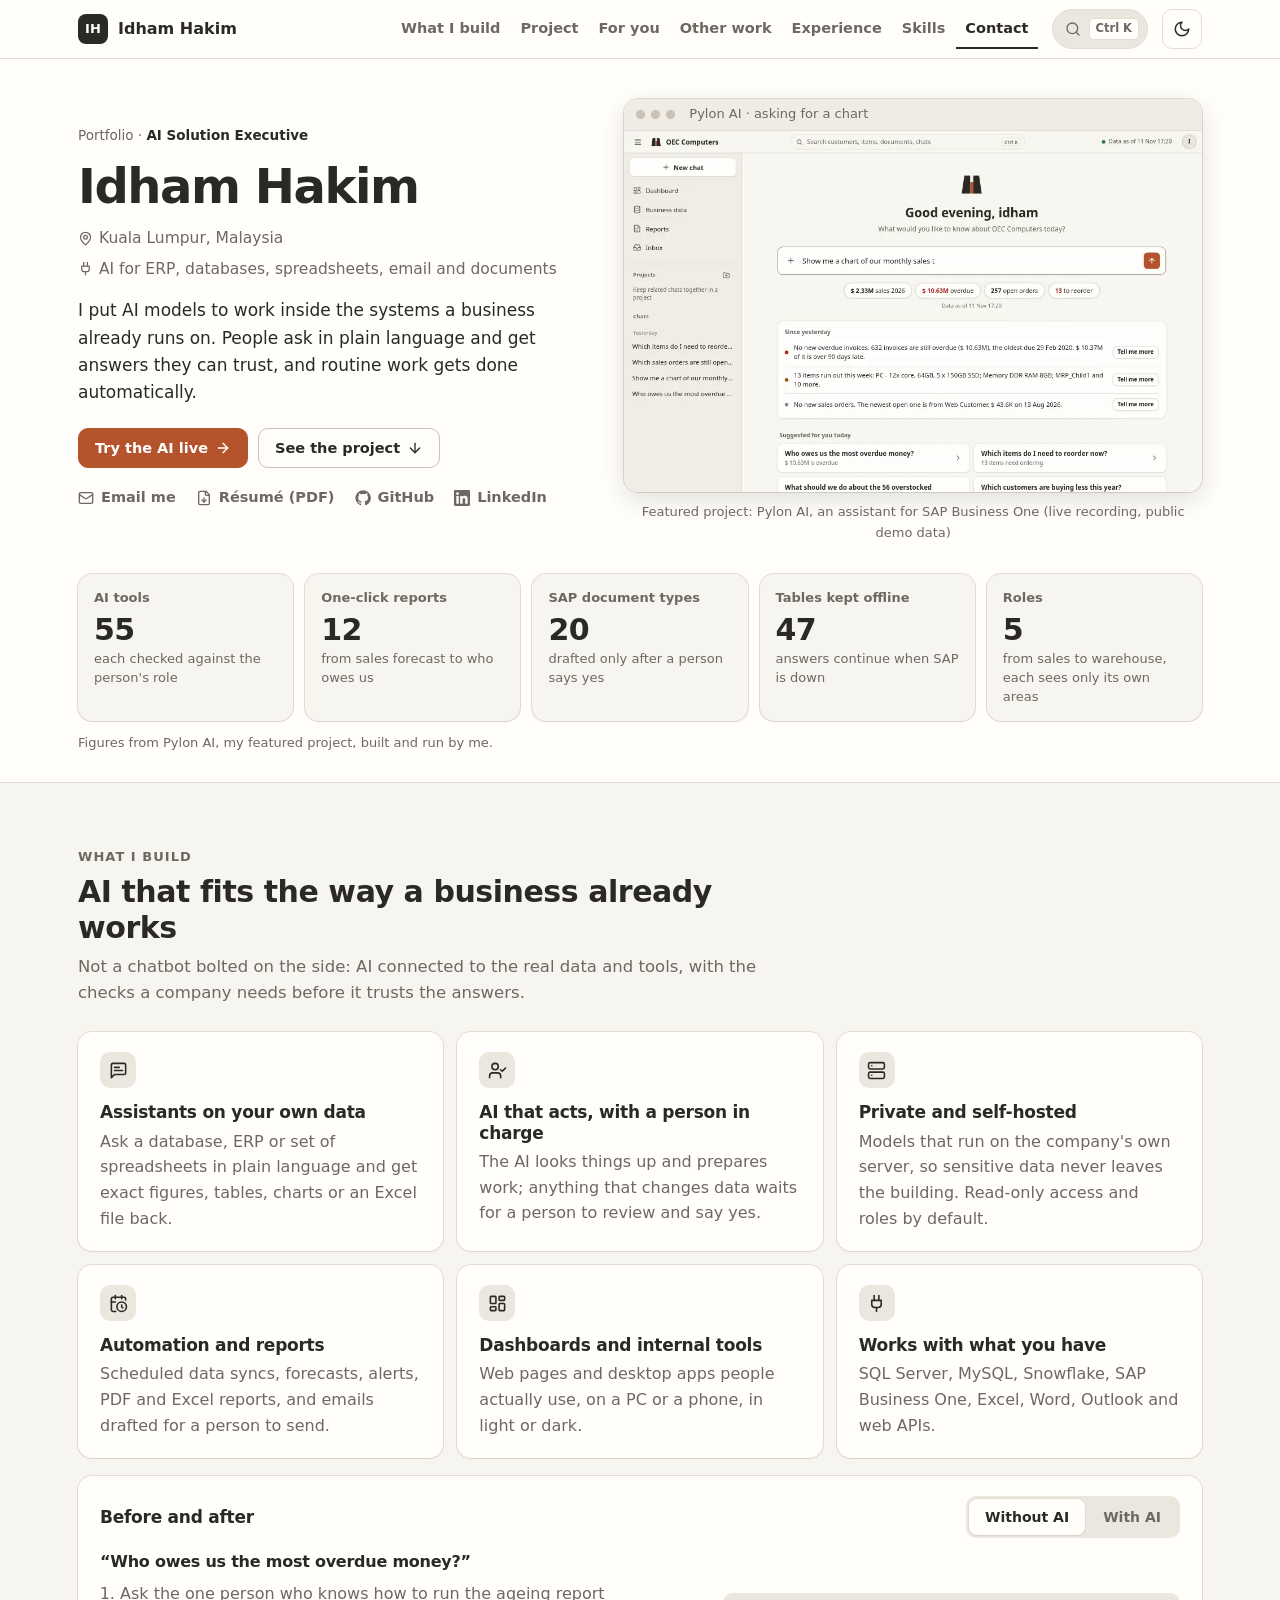
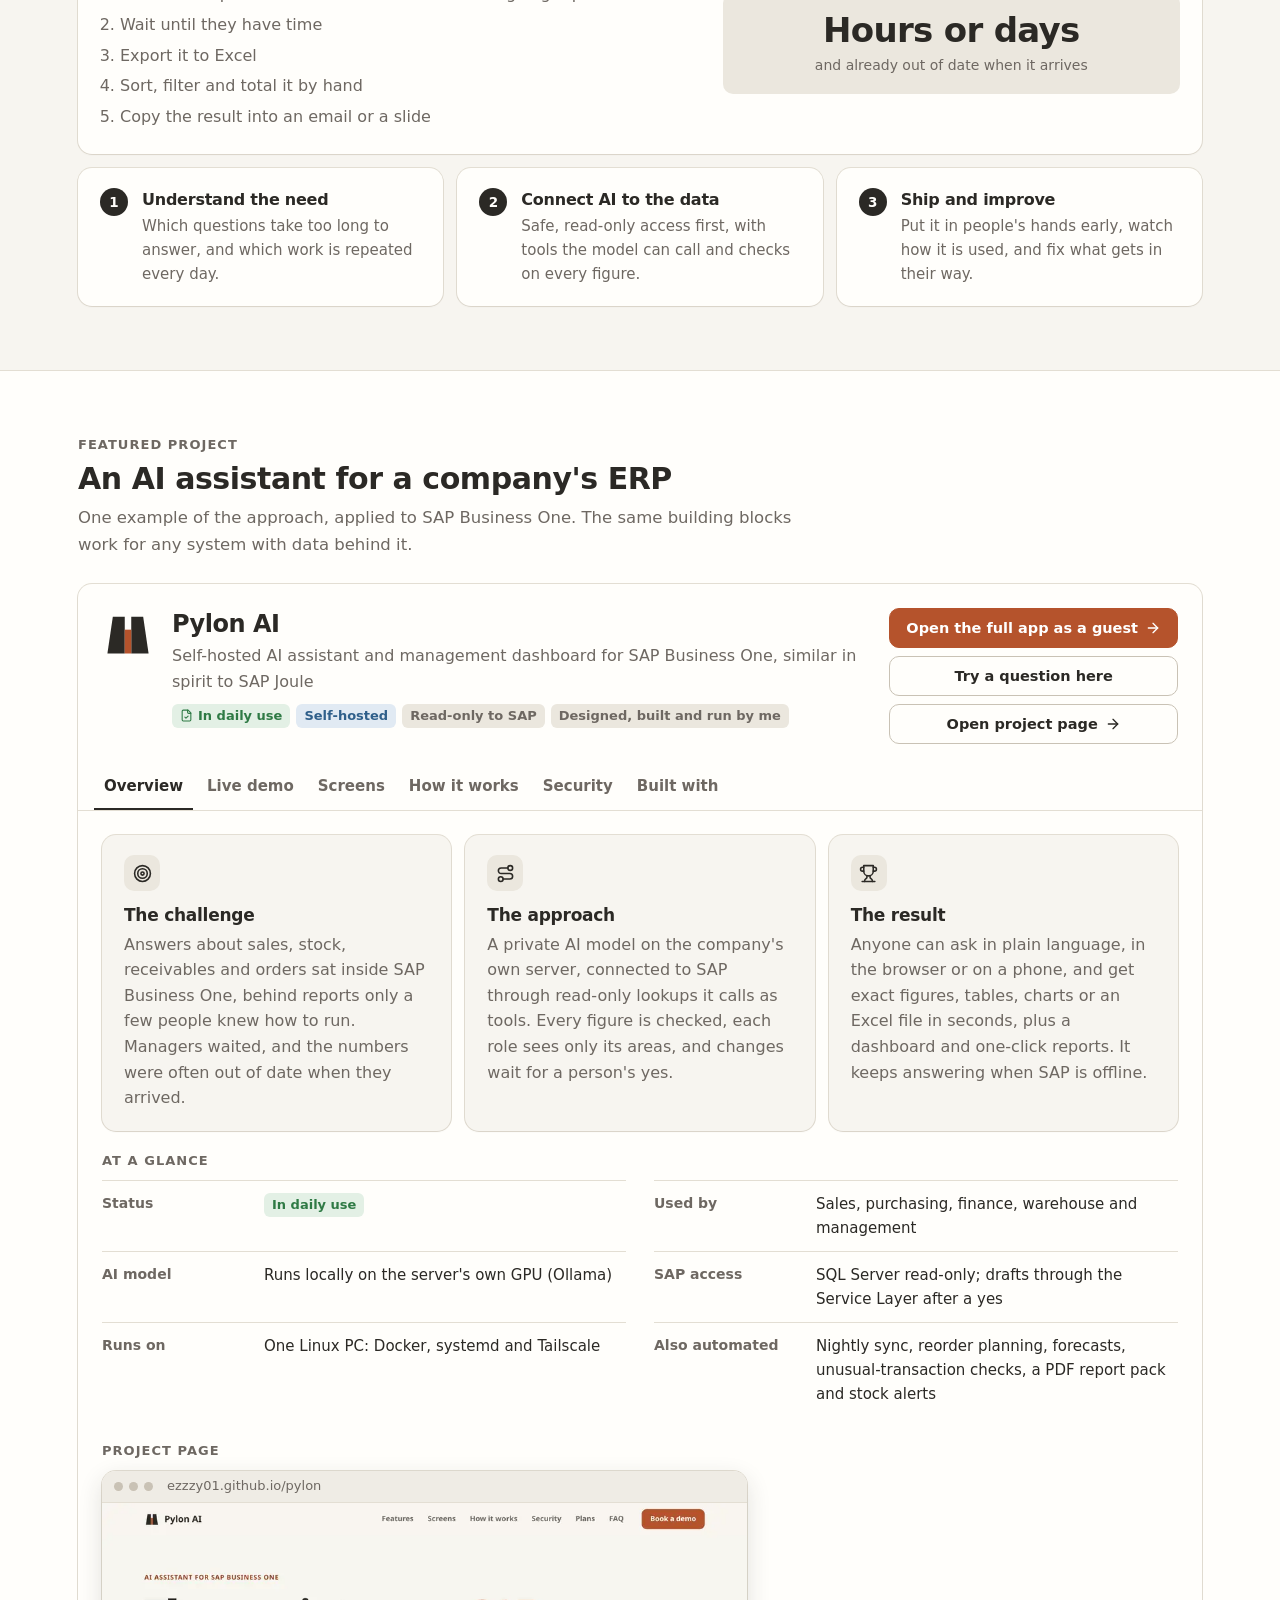
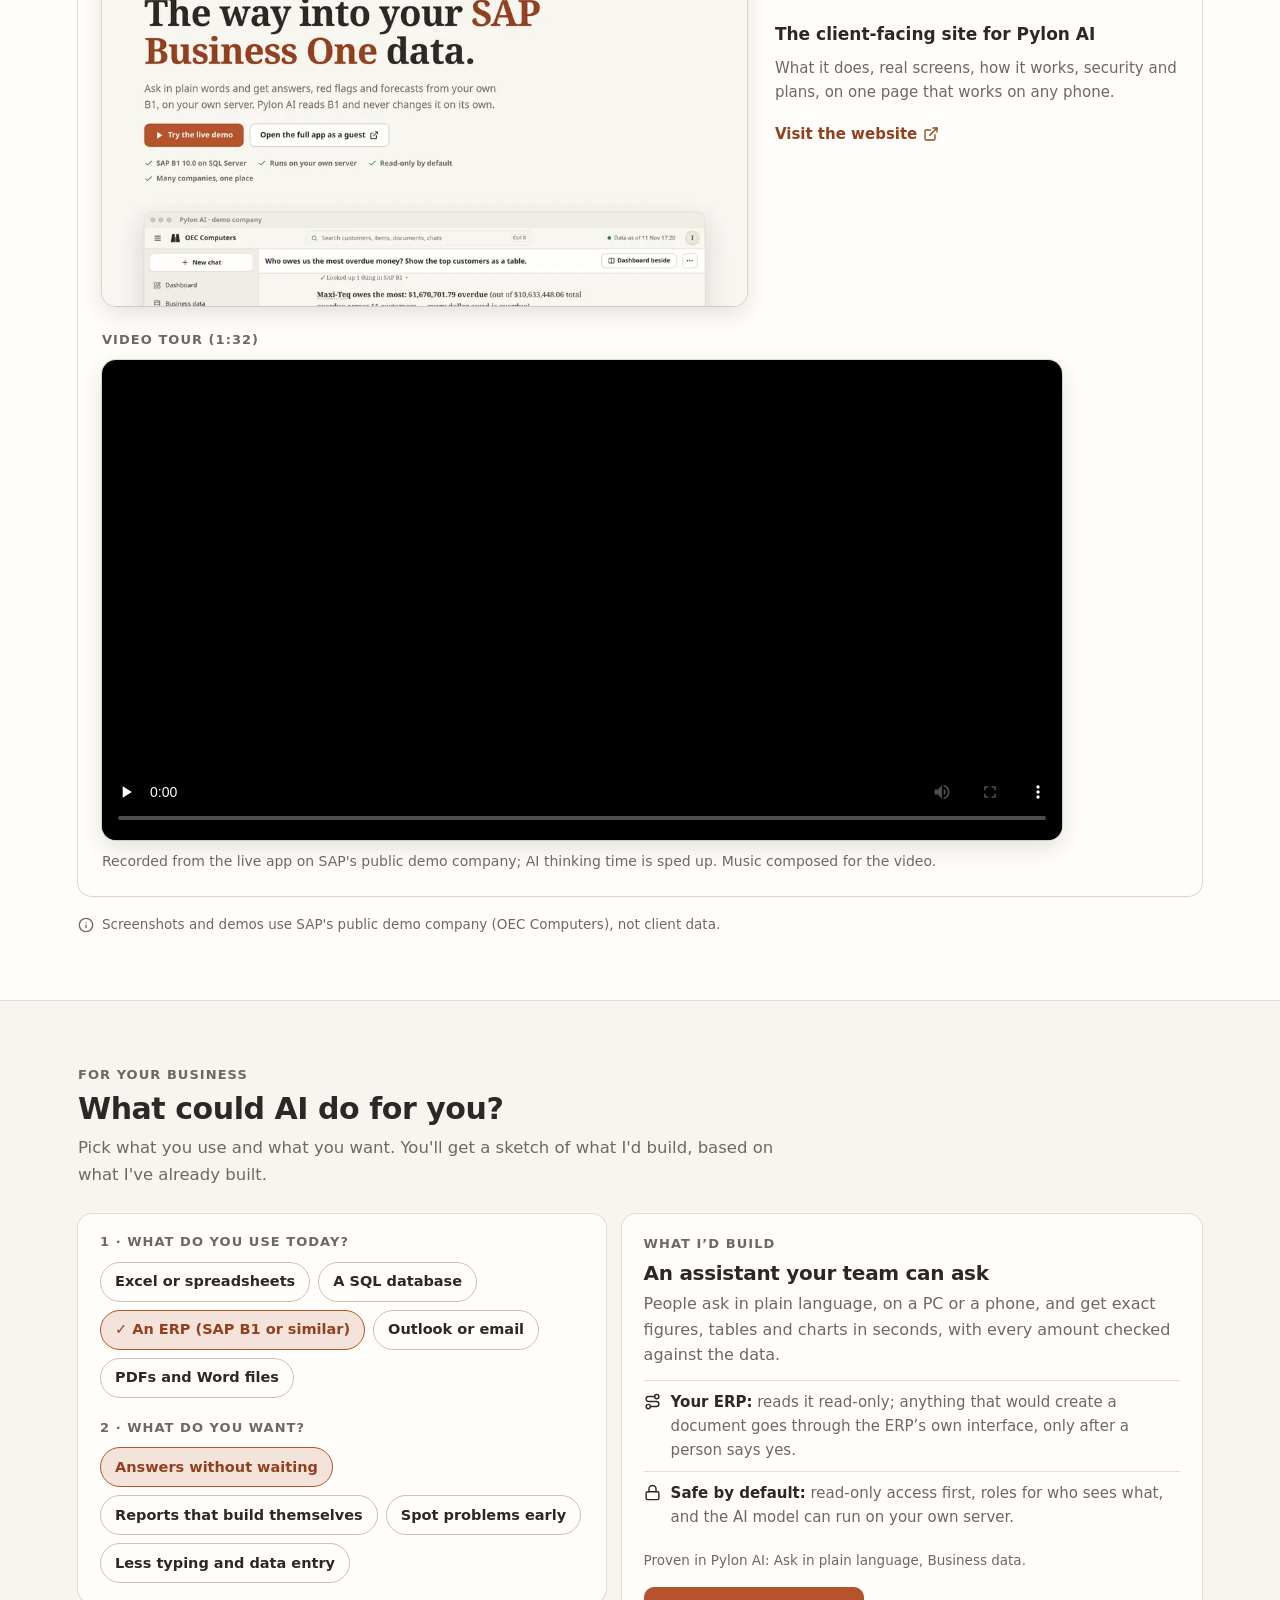
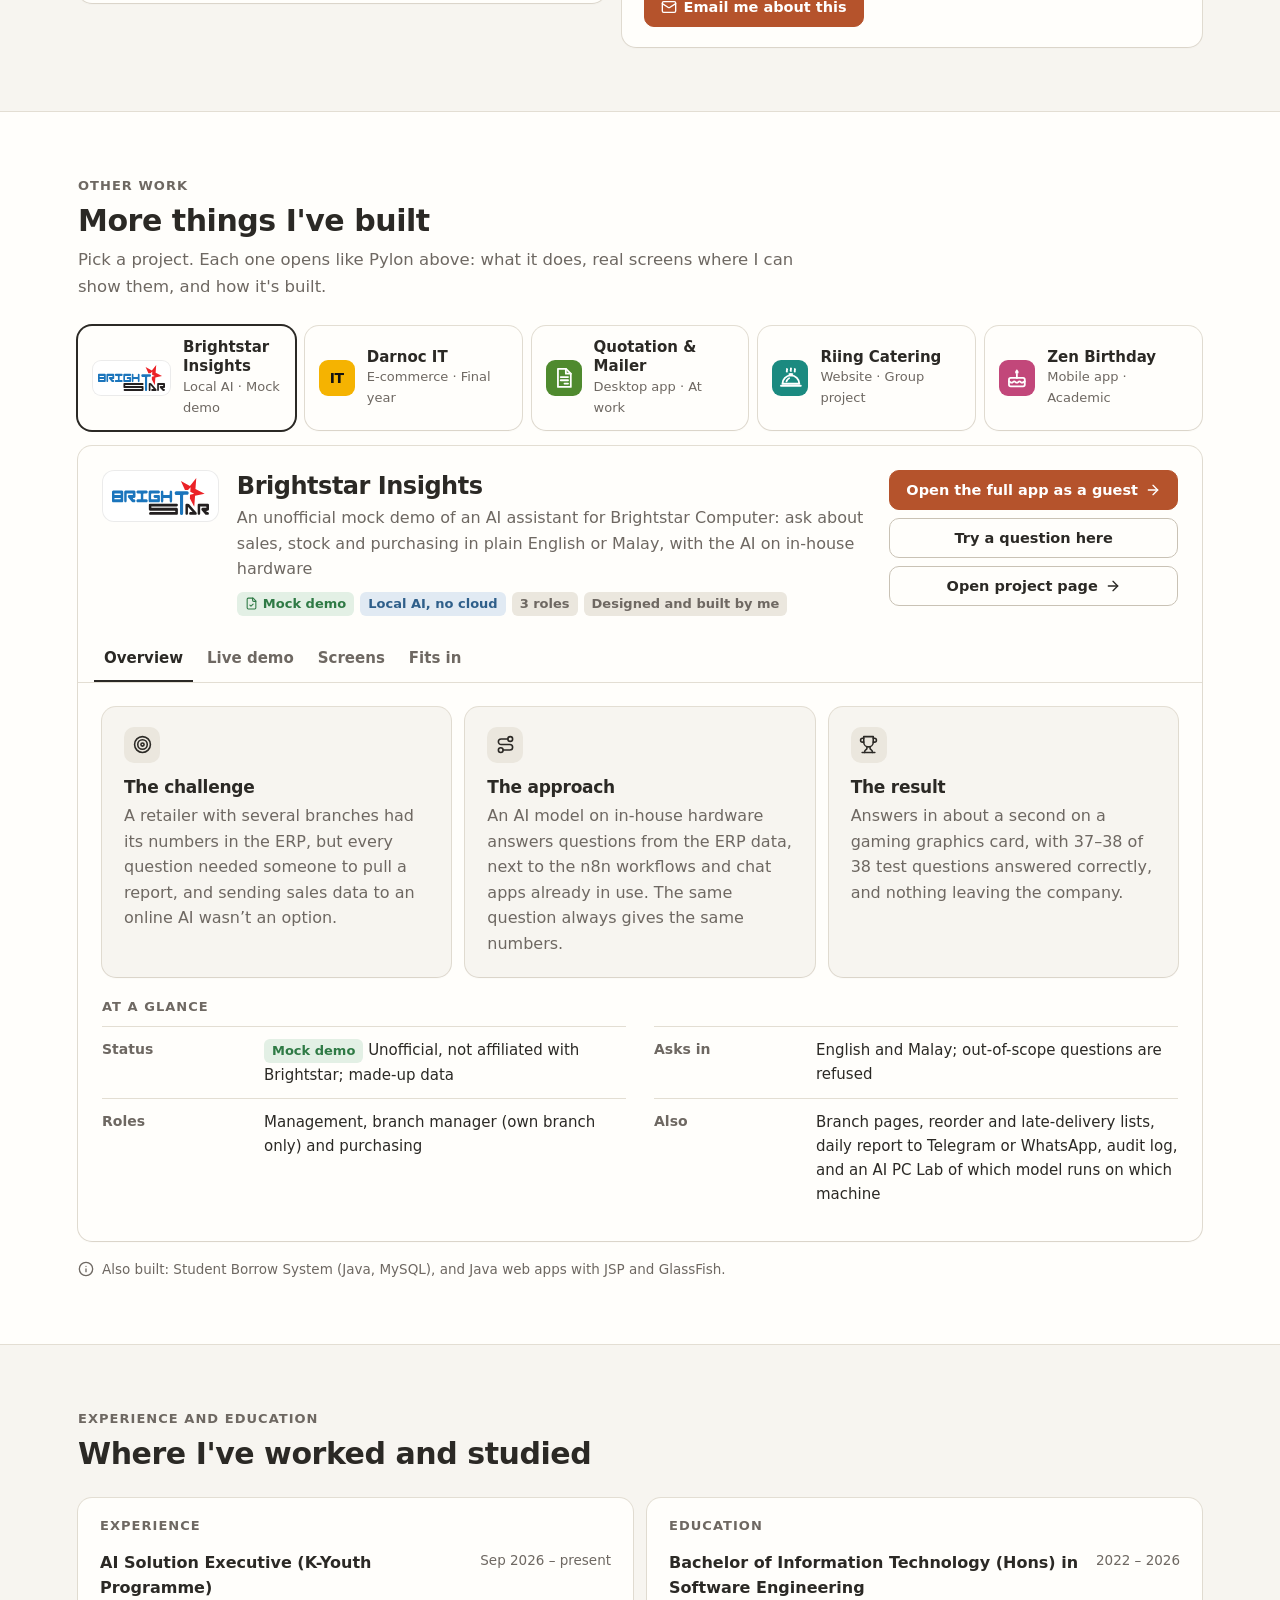
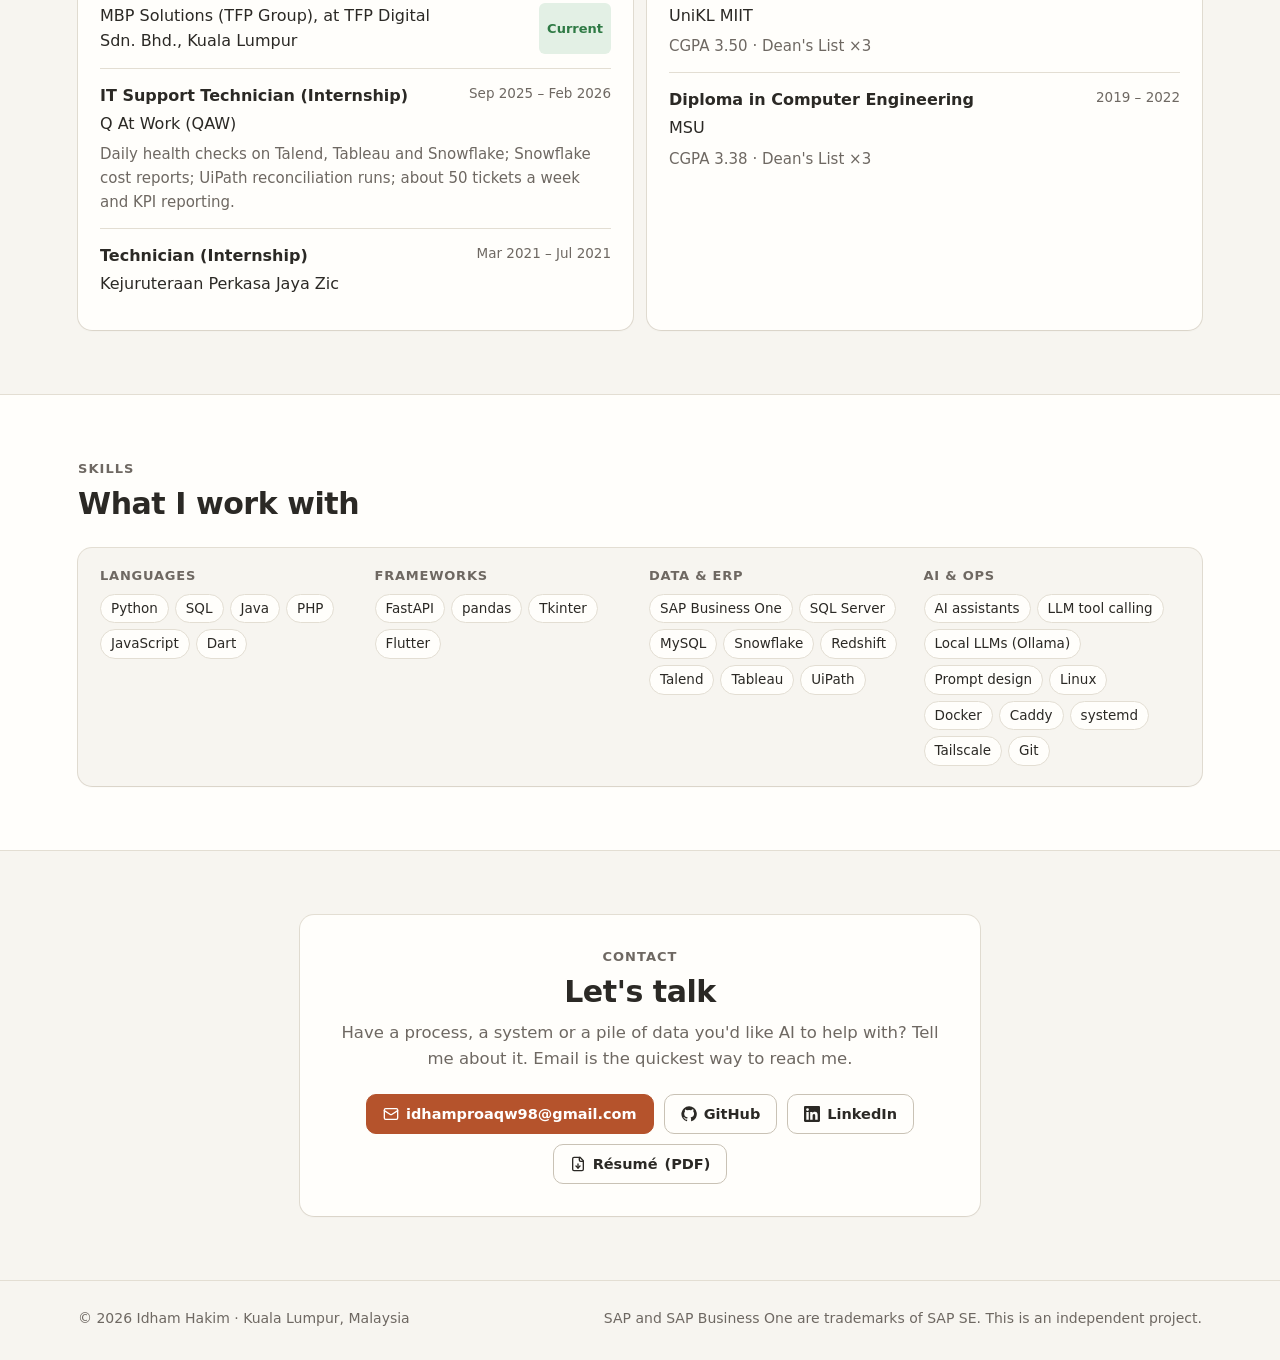
<file: index.html>
<!doctype html>
<html lang="en">
<head>
<meta charset="utf-8">
<meta name="viewport" content="width=device-width, initial-scale=1">
<title>Idham Hakim · AI Integration</title>
<meta name="description" content="Idham Hakim, AI Solution Executive. I connect AI models to the systems and data a business already uses: assistants, automation and reports people can trust.">
<link rel="canonical" href="https://ezzzy01.github.io/">
<meta name="theme-color" content="#fffefb" media="(prefers-color-scheme: light)">
<meta name="theme-color" content="#2e2c29" media="(prefers-color-scheme: dark)">
<meta name="author" content="Idham Hakim">
<meta property="og:type" content="profile">
<meta property="og:site_name" content="Idham Hakim">
<meta property="og:title" content="Idham Hakim · AI Integration">
<meta property="og:description" content="I put AI to work inside the systems a business already uses. Try my live AI assistant demo.">
<meta property="og:image" content="https://ezzzy01.github.io/assets/og.png">
<meta property="og:image:width" content="1200">
<meta property="og:image:height" content="630">
<meta property="og:image:alt" content="Idham Hakim, AI integration for business systems, beside a screenshot of the Pylon AI dashboard">
<meta property="og:url" content="https://ezzzy01.github.io/">
<meta name="twitter:card" content="summary_large_image">
<meta name="twitter:image" content="https://ezzzy01.github.io/assets/og.png">
<link rel="icon" href="assets/favicon.svg" type="image/svg+xml">
<link rel="icon" href="assets/favicon-32.png" sizes="32x32" type="image/png">
<link rel="apple-touch-icon" href="assets/apple-touch-icon.png">
<script type="application/ld+json">
{"@context":"https://schema.org","@type":"Person","name":"Idham Hakim","jobTitle":"AI Solution Executive","url":"https://ezzzy01.github.io/",
 "email":"mailto:idhamproaqw98@gmail.com","address":{"@type":"PostalAddress","addressLocality":"Kuala Lumpur","addressCountry":"MY"},
 "alumniOf":[{"@type":"CollegeOrUniversity","name":"Universiti Kuala Lumpur (UniKL MIIT)"},{"@type":"CollegeOrUniversity","name":"Management and Science University (MSU)"}],
 "knowsAbout":["AI integration","Large language models","LLM tool calling","SAP Business One","Python","FastAPI","SQL Server","Automation"],
 "sameAs":["https://github.com/ezzzy01","https://www.linkedin.com/in/idham-hakim-29b676270"]}
</script>
<script>document.documentElement.classList.add("js")</script>

<style>
/* Design tokens: the same as Pylon AI (src/sapb1_ai/ui.css): calm warm neutrals, one accent for the main action,
   semantic colours kept apart from the accent. Light and dark. */
:root{
  color-scheme:light;
  --page:#f7f5f0; --side:#efece5; --card:#fffefb; --sunken:#ebe7de; --hover:#e9e5dc; --user:#ebe7de;
  --line:#e3ded3; --line2:#c9c2b5; --ink:#2b2925; --muted:#6e6862; --faint:#8f8981;
  --accent:#b5532c; --accent-h:#9e4724; --accent-ink:#fff; --accent-soft:#f4e3da; --accent-text:#93401f;
  --good:#2f7a45; --good-soft:#e3f0e5; --warn:#96590a; --warn-soft:#f8ead2; --bad:#b42318; --bad-soft:#f9e1de;
  --info:#2f5f8a; --info-soft:#e1eaf3; --none-soft:#ebe7de;
  --mark:#2b2925; --mark-ink:#fffefb;
  --sans:system-ui,-apple-system,"Segoe UI",Roboto,"Helvetica Neue",Arial,sans-serif;
  --serif:"Source Serif 4","Source Serif Pro","Iowan Old Style",Charter,"Noto Serif",Georgia,serif;
  --r-sm:6px; --r:10px; --r-lg:14px;
  --sh1:0 1px 2px rgba(43,41,37,.06),0 0 0 1px var(--line);
  --sh2:0 8px 24px rgba(43,41,37,.14),0 0 0 1px var(--line);
  --focus:0 0 0 3px color-mix(in srgb,var(--accent) 28%,transparent);
  --scrim:rgba(28,26,23,.45);
  --max:1180px;
}
@media (prefers-color-scheme:dark){:root:not([data-theme="light"]){
  color-scheme:dark;
  --page:#262523; --side:#1f1e1c; --card:#2e2c29; --sunken:#1f1e1c; --hover:#383632; --user:#3a3834;
  --line:#3d3a36; --line2:#57534c; --ink:#ece8e1; --muted:#a8a299; --faint:#8a847b;
  --accent:#e07b52; --accent-h:#ea9271; --accent-ink:#1f1e1c; --accent-soft:#4a3329; --accent-text:#f0a583;
  --good:#7ccb92; --good-soft:#22362a; --warn:#e3a54a; --warn-soft:#3d3020; --bad:#f08a80; --bad-soft:#452824;
  --info:#8bb8e8; --info-soft:#24323f; --none-soft:#383632; --mark:#ece8e1; --mark-ink:#1f1e1c;
  --sh1:0 0 0 1px var(--line); --sh2:0 10px 28px rgba(0,0,0,.45),0 0 0 1px var(--line2); --scrim:rgba(0,0,0,.55);
}}
:root[data-theme="dark"]{
  color-scheme:dark;
  --page:#262523; --side:#1f1e1c; --card:#2e2c29; --sunken:#1f1e1c; --hover:#383632; --user:#3a3834;
  --line:#3d3a36; --line2:#57534c; --ink:#ece8e1; --muted:#a8a299; --faint:#8a847b;
  --accent:#e07b52; --accent-h:#ea9271; --accent-ink:#1f1e1c; --accent-soft:#4a3329; --accent-text:#f0a583;
  --good:#7ccb92; --good-soft:#22362a; --warn:#e3a54a; --warn-soft:#3d3020; --bad:#f08a80; --bad-soft:#452824;
  --info:#8bb8e8; --info-soft:#24323f; --none-soft:#383632; --mark:#ece8e1; --mark-ink:#1f1e1c;
  --sh1:0 0 0 1px var(--line); --sh2:0 10px 28px rgba(0,0,0,.45),0 0 0 1px var(--line2); --scrim:rgba(0,0,0,.55);
}
*{box-sizing:border-box}
html{scroll-behavior:smooth;scroll-padding-top:72px}
body{margin:0;background:var(--page);color:var(--ink);font:16px/1.6 var(--sans);-webkit-font-smoothing:antialiased;text-rendering:optimizeLegibility}
a{color:var(--ink)}
img{max-width:100%;display:block}
p{margin:0}
h1,h2,h3,h4{margin:0;line-height:1.2;font-weight:700;letter-spacing:-.015em}
h2{font-size:clamp(24px,2.6vw,30px)}
h3{font-size:17px;font-weight:650}
.wrap{max-width:var(--max);margin:0 auto;padding:0 28px}
.muted{color:var(--muted)}
.sr{position:absolute;width:1px;height:1px;overflow:hidden;clip:rect(0 0 0 0);white-space:nowrap}
:focus-visible{outline:0;box-shadow:var(--focus);border-radius:var(--r-sm)}
.skip{position:absolute;left:12px;top:-60px;z-index:60;background:var(--accent);color:var(--accent-ink);padding:10px 14px;border-radius:var(--r);font-weight:600;text-decoration:none}
.skip:focus{top:12px}
svg.i{width:16px;height:16px;flex:none}

/* ---- buttons (as in the app): .btn secondary, .btn.pri the one main action, .btn.ghost quiet */
.btn{display:inline-flex;align-items:center;justify-content:center;gap:7px;min-height:40px;padding:0 16px;border:1px solid var(--line2);border-radius:var(--r);
  background:var(--card);color:var(--ink);font:inherit;font-size:14.5px;font-weight:600;line-height:1;text-decoration:none;cursor:pointer;white-space:nowrap;transition:background-color .12s,border-color .12s,color .12s}
.btn:hover{background:var(--hover)}
.btn:focus-visible{border-color:var(--accent)}
.btn.pri{background:var(--accent);border-color:var(--accent);color:var(--accent-ink)}
.btn.pri:hover{background:var(--accent-h);border-color:var(--accent-h)}
.btn.ghost{background:transparent;border-color:transparent}
.btn.ghost:hover{background:var(--hover)}
.btn.sm{min-height:34px;padding:0 12px;font-size:13.5px}
.btn svg{width:16px;height:16px;flex:none}
.iconbtn{display:grid;place-items:center;width:40px;height:40px;border:1px solid var(--line);border-radius:var(--r);background:var(--card);color:var(--ink);cursor:pointer}
.iconbtn:hover{background:var(--hover)}
.iconbtn svg{width:18px;height:18px}

/* ---- badges: status only (good, warn, bad, info, none) */
.badge{display:inline-flex;align-items:center;gap:5px;white-space:nowrap;border-radius:var(--r-sm);padding:2px 8px;font-size:13px;font-weight:600;line-height:1.5;background:var(--none-soft);color:var(--muted)}
.badge.good{background:var(--good-soft);color:var(--good)}
.badge.info{background:var(--info-soft);color:var(--info)}
.badge.warn{background:var(--warn-soft);color:var(--warn)}
.badge svg{width:13px;height:13px}
.badges{display:flex;flex-wrap:wrap;gap:6px}
.tag{display:inline-block;padding:3px 10px;border-radius:999px;border:1px solid var(--line);background:var(--card);font-size:13.5px;color:var(--ink);white-space:nowrap}

/* ---- surfaces */
.card{position:relative;background:var(--card);border-radius:var(--r-lg);box-shadow:var(--sh1);padding:20px 22px}
.card h3{margin-bottom:6px}
.card p{color:var(--muted)}
.ic{display:grid;place-items:center;width:36px;height:36px;border-radius:var(--r);background:var(--sunken);color:var(--ink);margin-bottom:14px}
.ic svg{width:19px;height:19px}

/* ---- shell bar */
header.shell{position:sticky;top:0;z-index:20;background:color-mix(in srgb,var(--card) 92%,transparent);backdrop-filter:saturate(1.3) blur(10px);border-bottom:1px solid var(--line)}
.shell .wrap{display:flex;align-items:center;gap:14px;height:58px}
.brand{display:flex;align-items:center;gap:10px;min-height:44px;color:var(--ink);text-decoration:none;font-weight:700;white-space:nowrap}
.mark{display:grid;place-items:center;width:30px;height:30px;border-radius:8px;background:var(--mark);color:var(--mark-ink);font-size:13px;font-weight:750;letter-spacing:.02em}
.brand small{font-weight:500;color:var(--muted);font-size:14px;padding-left:10px;border-left:1px solid var(--line)}
.shell nav{display:flex;gap:2px;margin-left:auto}
.shell nav a{color:var(--muted);text-decoration:none;font-size:14.5px;font-weight:550;padding:8px 9px;border-radius:var(--r-sm);white-space:nowrap}
.shell nav a:hover{color:var(--ink);background:var(--hover)}
.shell nav a.on{color:var(--ink);box-shadow:inset 0 -2px 0 var(--ink);border-radius:0}
.kbtn{display:inline-flex;align-items:center;gap:8px;height:40px;width:auto;white-space:nowrap;flex:none;padding:0 8px 0 12px;border:1px solid var(--line);border-radius:999px;background:var(--sunken);color:var(--muted);font:inherit;font-size:14px;cursor:pointer}
.kbtn:hover{color:var(--ink);border-color:var(--line2)}
.kbtn svg{width:16px;height:16px}
.kbtn kbd{margin-left:auto}
kbd{font:600 11.5px/1 var(--sans);padding:4px 6px;border-radius:5px;border:1px solid var(--line);background:var(--card);color:var(--muted)}
.menubtn{display:none}
@media (max-width:1320px){.brand small{display:none}.kbtn span{display:none}}
@media (max-width:1100px){.shell nav{display:none}.kbtn{margin-left:auto;width:40px;padding:0;justify-content:center;border-radius:var(--r)}.kbtn span,.kbtn kbd{display:none}.menubtn{display:grid}}

/* ---- object header (top of the page) */
.obj{background:var(--card);border-bottom:1px solid var(--line)}
.obj .wrap{padding-top:40px;padding-bottom:28px}
.objgrid{display:grid;grid-template-columns:1fr 1.15fr;gap:44px;align-items:center}
.crumb{font-size:13.5px;color:var(--muted);margin-bottom:12px}
.crumb b{color:var(--ink);font-weight:600}
.obj h1{font-size:clamp(34px,4.2vw,48px);letter-spacing:-.03em}
.who{display:flex;flex-wrap:wrap;align-items:center;gap:6px 14px;margin:10px 0 14px;color:var(--muted);font-size:15.5px}
.who span{display:inline-flex;align-items:center;gap:6px}
.who svg{width:15px;height:15px}
.lead{font-size:17px;color:var(--ink);max-width:36em;margin:16px 0 22px}
.acts{display:flex;flex-wrap:wrap;gap:10px}
.links{display:flex;flex-wrap:wrap;gap:2px 4px;margin-top:10px}
.links a{display:inline-flex;align-items:center;gap:7px;min-height:40px;padding:0 10px;margin-left:-10px;margin-right:6px;border-radius:var(--r-sm);color:var(--muted);font-size:14.5px;font-weight:550;text-decoration:none}
.links a:hover{color:var(--ink);background:var(--hover)}
.links svg{width:16px;height:16px}
.frame{border-radius:var(--r-lg);background:var(--card);box-shadow:var(--sh2);overflow:hidden}
.frame .bar{display:flex;align-items:center;gap:6px;height:32px;padding:0 12px;border-bottom:1px solid var(--line);background:var(--side)}
.frame .bar i{width:9px;height:9px;border-radius:50%;background:var(--line2)}
.frame .bar span{margin-left:8px;font-size:13px;color:var(--muted)}
.frame img{width:100%;height:auto}
.cap{font-size:13px;color:var(--muted);margin-top:10px;text-align:center}
.cap .ph{display:none}
picture{display:block}
/* key figures: tiles like the app's dashboard */
.kpis{display:grid;grid-template-columns:repeat(5,1fr);gap:12px;margin:30px 0 0;padding:0}
.kpi{background:var(--page);border-radius:var(--r-lg);box-shadow:var(--sh1);padding:14px 16px}
.kpi dt{font-size:13px;color:var(--muted);font-weight:600}
.kpi dd{margin:0}
.kpi .v{display:block;font-size:30px;font-weight:750;letter-spacing:-.02em;line-height:1.2;margin:4px 0 2px}
.kpi .s{display:block;font-size:13px;color:var(--muted);line-height:1.45}
.kpinote{font-size:13px;color:var(--muted);margin-top:12px}

/* ---- sections */
section{padding:64px 0}
section.alt{background:var(--card);border-block:1px solid var(--line)}
section.alt .card,section.alt .kpi{background:var(--page)}
.sh{max-width:46em;margin-bottom:26px}
.eyebrow{font-size:13px;font-weight:700;letter-spacing:.08em;text-transform:uppercase;color:var(--muted)}
.sh h2{margin:6px 0 8px}
.sh p{color:var(--muted);font-size:16.5px}
.grid3{display:grid;grid-template-columns:repeat(3,1fr);gap:14px}
.grid2{display:grid;grid-template-columns:1fr 1fr;gap:14px}
.sub{font-size:13px;font-weight:700;letter-spacing:.08em;text-transform:uppercase;color:var(--muted);margin:0 0 12px}

/* before / after: a card with a segmented switch (as in the app's + menu) */
.ba{margin-top:18px}
.bahead{display:flex;align-items:center;justify-content:space-between;gap:12px;flex-wrap:wrap;margin-bottom:14px}
.bahead h3{margin:0}
.seg{display:inline-flex;padding:3px;border-radius:var(--r);background:var(--sunken);gap:2px}
.seg button{border:0;background:none;font:inherit;font-size:14px;font-weight:600;color:var(--muted);padding:0 16px;min-height:36px;border-radius:8px;cursor:pointer}
.seg button[aria-selected="true"]{background:var(--card);color:var(--ink);box-shadow:var(--sh1)}
.bapane{display:grid;grid-template-columns:1.3fr 1fr;gap:28px;align-items:center}
.bapane h4{font-size:16px;margin:0 0 10px}
.bapane ol{margin:0;padding-left:20px;color:var(--muted)}
.bapane li{margin:5px 0}
.batime{text-align:center;padding:18px;border-radius:var(--r);background:var(--sunken)}
.batime b{display:block;font-size:34px;font-weight:750;letter-spacing:-.02em;line-height:1.15}
.bapane.after .batime{background:var(--good-soft)}
.bapane.after .batime b{color:var(--good)}
.batime span{display:block;color:var(--muted);font-size:14px;margin-top:4px}
.steps{display:grid;grid-template-columns:repeat(3,1fr);gap:14px;margin-top:14px}
.steps .card{display:grid;grid-template-columns:30px 1fr;column-gap:12px;align-items:start}
.steps .n{grid-row:span 2;display:grid;place-items:center;width:28px;height:28px;border-radius:50%;background:var(--mark);color:var(--mark-ink);font-size:13.5px;font-weight:700}
.steps h3{font-size:16px;margin:2px 0 4px}
.steps p{font-size:15px}

/* ---- the project as a record page: header, tabs, panels */
.rec{background:var(--card);border-radius:var(--r-lg);box-shadow:var(--sh1);overflow:hidden}
.rechead{display:grid;grid-template-columns:auto 1fr auto;gap:16px 18px;align-items:start;padding:24px 24px 18px}
.appmark{display:block;flex:none;width:52px;height:52px}
.appmark .pt,.dlogo .pt{fill:var(--ink)}.appmark .pd,.dlogo .pd{fill:var(--accent)}
.rechead h3{font-size:24px;letter-spacing:-.02em;margin:2px 0 4px}
.rechead .desc{color:var(--muted);max-width:44em;margin-top:8px}
.rechead .badges{margin-top:10px}
.recacts{display:flex;flex-direction:column;gap:8px;align-items:stretch}
.trailer{display:grid;grid-template-columns:1.6fr 1fr;gap:28px;align-items:center;text-decoration:none;color:inherit}
.trailer .frame{transition:transform .2s,box-shadow .2s}
.trailer:hover .frame{transform:translateY(-2px)}
.vtour{max-width:960px}.vtour video{display:block;width:100%;height:auto;background:#000}
.vnote{margin:10px 0 0;color:var(--muted);font-size:14px}
.tcap{display:grid;gap:8px;font-size:15px}.tcap b{font-size:17px}.tcap span{color:var(--muted)}
.tcap .go{display:inline-flex;align-items:center;gap:6px;color:var(--accent-text,var(--accent));font-weight:700;min-height:44px}
.tcap .go svg{width:16px;height:16px}
@media (max-width:760px){.trailer{grid-template-columns:1fr;gap:14px}.trailer .frame{max-width:340px;width:100%;margin:0 auto}}
.tabs{display:flex;gap:4px;padding:0 16px;border-bottom:1px solid var(--line);overflow-x:auto;scrollbar-width:none}
.tabs::-webkit-scrollbar{display:none}
.tab{flex:none;border:0;background:none;font:inherit;font-size:15px;font-weight:600;color:var(--muted);padding:0 10px;min-height:48px;cursor:pointer;box-shadow:inset 0 -2px 0 transparent;display:inline-flex;align-items:center;gap:7px}
.tab svg{width:16px;height:16px}
.tab:hover{color:var(--ink)}
.tab[aria-selected="true"]{color:var(--ink);box-shadow:inset 0 -2px 0 var(--ink)}
.tp{padding:24px}
.js .tp[hidden]{display:none}
.facts{display:grid;grid-template-columns:repeat(2,1fr);gap:0 28px;margin:0}
.facts div{display:grid;grid-template-columns:150px 1fr;gap:12px;padding:11px 0;border-top:1px solid var(--line)}
.facts dt{font-size:14px;color:var(--muted);font-weight:600}
.facts dd{margin:0;font-size:15px}
.car{margin-bottom:18px}

/* live demo (inside the Live demo tab) */
.trylive{border-radius:var(--r-lg);background:var(--page);box-shadow:var(--sh1);padding:20px}
.tlhead{display:flex;justify-content:space-between;align-items:flex-start;gap:18px;flex-wrap:wrap}
.tlhead h4{font-size:18px;margin:6px 0 4px}
.tlhead p{color:var(--muted);max-width:42em}
.tlbtns{display:flex;flex-direction:column;gap:8px;flex:none}
.live{display:inline-flex;align-items:center;gap:6px;margin-left:8px;padding:1px 9px;border-radius:999px;background:var(--card);box-shadow:var(--sh1);font-size:13px;letter-spacing:0;text-transform:none;color:var(--muted);font-weight:600;vertical-align:1px}
.live i{width:7px;height:7px;border-radius:50%;background:var(--faint)}
.live.on i{background:var(--good)}
.fine{font-size:13.5px;color:var(--muted);margin-top:10px}
.demo{margin:16px 0 4px;border-radius:var(--r-lg);background:var(--card);overflow:hidden;box-shadow:var(--sh1)}
.dbar{display:flex;align-items:center;gap:6px;height:40px;padding:0 12px;border-bottom:1px solid var(--line);background:var(--side)}
.dbar i{width:9px;height:9px;border-radius:50%;background:var(--line2)}
.dbar span{margin-left:8px;font-size:13px;color:var(--muted);white-space:nowrap;overflow:hidden;text-overflow:ellipsis}
.dbar span b{color:var(--good);font-weight:600}
.dreset{margin-left:auto;display:inline-flex;align-items:center;gap:6px;border:0;background:none;color:var(--ink);font:inherit;font-size:13.5px;font-weight:600;cursor:pointer;padding:0 8px;min-height:32px;border-radius:var(--r-sm);white-space:nowrap;flex:none}
.dreset:hover{background:var(--hover)}
.dreset[hidden]{display:none}
.dreset svg{width:14px;height:14px}
.dbody{min-height:420px;max-height:620px;overflow:auto;position:relative}
.dbody iframe{display:block;width:100%;height:600px;border:0}
.dstart{display:flex;flex-direction:column;align-items:center;text-align:center;padding:44px 20px 32px}
.dlogo{display:block;flex:none;width:46px;height:46px}
.dq{font-size:18px;font-weight:650;margin:14px 0 18px !important}
.dchips{display:flex;flex-direction:column;gap:8px;width:100%;max-width:440px}
.dchip{display:flex;align-items:center;gap:12px;text-align:left;border:0;background:var(--card);box-shadow:var(--sh1);color:var(--ink);font:inherit;font-size:15px;padding:12px 14px;border-radius:var(--r);cursor:pointer;text-decoration:none}
.dchip:hover{background:var(--hover)}
.dchip svg{width:18px;height:18px;color:var(--muted);flex:none}
.rp{padding:20px 22px 24px;max-width:820px;margin:0 auto}
.rp .me{display:flex;justify-content:flex-end;margin-bottom:16px}
.rp .me div{background:var(--user);color:var(--ink);padding:9px 14px;border-radius:16px;max-width:80%;font-size:15px}
.rp .ai{font-family:var(--serif);font-size:16px;line-height:1.6;color:var(--ink)}
.rp .ai>*{animation:rin .45s ease both}
.rp .ai p{margin:.45em 0}
.rp .ai p.look{font-family:var(--sans);color:var(--muted);font-size:13.5px;margin:.2em 0 .6em}
.rp .ai ul{margin:.3em 0;padding-left:20px}
.rp .ai img{max-width:100%;height:auto;border-radius:var(--r);margin:6px 0;background:#fff;box-shadow:var(--sh1)}
.rp .typing{display:flex;align-items:center;gap:8px;color:var(--muted);font:13.5px var(--sans)}
.rp .typing i{width:14px;height:14px;border:2px solid var(--line);border-top-color:var(--ink);border-radius:50%;animation:spin .8s linear infinite}
.rp .more{display:flex;flex-wrap:wrap;gap:8px;margin-top:16px}
.rp .more .dchip{font-size:14px;padding:9px 12px;width:auto}
.rtw{overflow:auto;border-radius:var(--r);margin:8px 0;background:var(--card);box-shadow:var(--sh1);font-family:var(--sans)}
.rtw table{border-collapse:collapse;width:100%;font-size:13.5px}
.rtw th,.rtw td{padding:7px 10px;border-bottom:1px solid var(--line);text-align:left;white-space:nowrap}
.rtw th{color:var(--muted);font-weight:600;border-bottom-color:var(--line2)}
.rtw td.r{text-align:right;font-variant-numeric:tabular-nums}
.rtw tr:last-child td{border-bottom:0}
@keyframes rin{from{opacity:0;transform:translateY(6px)}to{opacity:1;transform:none}}
@keyframes spin{to{transform:rotate(360deg)}}

/* screens: secondary chips choose a feature */
.chipsel{display:flex;flex-wrap:wrap;gap:6px;margin-bottom:18px}
.chipsel button{border:1px solid var(--line);background:var(--card);color:var(--ink);font:inherit;font-size:14px;font-weight:600;padding:0 14px;min-height:36px;border-radius:999px;cursor:pointer}
.chipsel button:hover{background:var(--hover)}
.chipsel button[aria-selected="true"]{background:var(--mark);border-color:var(--mark);color:var(--mark-ink)}
.feat{display:grid;grid-template-columns:.8fr 1.6fr;gap:28px;align-items:start}
.feat[hidden]{display:none}
.feat h4{font-size:19px;margin-bottom:8px}
.feat p{color:var(--muted)}
.feat ul{margin:12px 0 0;padding-left:18px;color:var(--muted)}
.feat li{margin:4px 0}
.shots{display:grid;gap:12px}
.shots.two{grid-template-columns:1fr 1fr}
.shots.phones{grid-template-columns:repeat(4,1fr)}
.shots button{all:unset;cursor:zoom-in;display:block;border-radius:var(--r)}
.shots button:focus-visible{box-shadow:var(--focus)}
.shot{border-radius:var(--r);overflow:hidden;box-shadow:var(--sh1);background:var(--card)}
.shots.phones .shot{border-radius:18px}
.shot img{width:100%;height:auto}
.shots.phones.three{grid-template-columns:repeat(3,1fr)}
/* Steady boxes. On a wide screen every screen group of a project shares one frame, sized to the tallest,
   so clicking a chip never moves the page. Elsewhere boxes resize smoothly (see tabset() in the script). */
@media (min-width:901px){
  .fstage{display:grid}
  .fstage>.feat{grid-area:1/1;align-self:center}
  .js .fstage>.feat[hidden]{display:grid;visibility:hidden;pointer-events:none}
}
.sizing{overflow:hidden;transition:height .34s cubic-bezier(.2,.7,.2,1)}
.fade-in{animation:fadeUp .3s ease both}
@keyframes fadeUp{from{opacity:0;transform:translateY(6px)}}
/* tall documents: the top of the page in the same 16:10 frame as the other shots; the full page opens on click */
.shot.peek{position:relative;aspect-ratio:16/10}
.shot.peek img{height:100%;object-fit:cover;object-position:top}
.shot.peek::after{content:"";position:absolute;left:0;right:0;bottom:0;height:38%;background:linear-gradient(to bottom,transparent,var(--card))}
.peek-tag{position:absolute;left:50%;bottom:14px;transform:translateX(-50%);z-index:1;display:inline-flex;align-items:center;gap:6px;padding:7px 14px;border-radius:999px;background:var(--ink);color:var(--page);font-size:13px;font-weight:600;white-space:nowrap;box-shadow:var(--sh1)}
.shots button:hover .peek-tag{background:var(--accent);color:var(--accent-ink)}

/* other work: a project picker, then one record per project */
.psel{display:grid;grid-template-columns:repeat(5,1fr);gap:10px;margin-bottom:16px}
@media (max-width:1180px){.psel{grid-template-columns:repeat(3,1fr)}}
.psel button{display:flex;align-items:center;gap:12px;text-align:left;border:0;background:var(--card);box-shadow:var(--sh1);color:var(--ink);font:inherit;padding:12px 14px;border-radius:var(--r-lg);cursor:pointer;min-height:64px}
.psel button:hover{background:var(--hover)}
.psel button[aria-selected="true"]{box-shadow:0 0 0 2px var(--ink)}
.psel button span:last-child{display:flex;flex-direction:column;min-width:0}
.psel b{font-size:15px;font-weight:650;line-height:1.3}
.psel small{font-size:13px;color:var(--muted)}
.pmark{display:grid;place-items:center;flex:none;width:52px;height:52px;border-radius:12px;background:var(--pc);color:var(--pi);font-weight:800;font-size:19px;letter-spacing:-.02em}
.pmark.sm{width:36px;height:36px;border-radius:9px;font-size:14px}
.pmark svg{width:66%;height:66%}
.pmark.img{background:#fff;box-shadow:inset 0 0 0 1px rgba(0,0,0,.08);overflow:hidden}
.pmark.img img{width:100%;height:100%;object-fit:contain}
.pmark.img.wide{width:auto;padding:0 10px}.pmark.img.wide img{width:auto;height:72%}
.pmark.sm.img.wide{padding:0 6px}
.prec[hidden]{display:none}
.pnote{padding:0 24px 20px;margin-top:0}
.pflow{display:flex;align-items:stretch;gap:0;margin:8px 0 6px}
.pflow .node{flex:1 1 0;min-width:0;background:var(--page);box-shadow:var(--sh1);border-radius:var(--r);padding:10px 14px}
.pflow .node b{display:block;font-size:15px}
.pflow .node small{color:var(--muted);font-size:13.5px;display:block}
.pflow .node.hi{background:var(--sunken)}
.pflow .arr{display:grid;place-items:center;width:26px;flex:none;color:var(--faint)}
.pflow .arr svg{width:15px;height:15px}
.logos.plain li{padding:12px 16px}
@media (max-width:900px){.psel{grid-template-columns:1fr 1fr}}
@media (max-width:760px){
  .pflow{flex-direction:column}
  .pflow .arr{width:auto;height:18px}
  .pflow .arr svg{transform:rotate(90deg)}
  .logos.plain{grid-template-columns:1fr 1fr}
}
@media (max-width:600px){.pnote{padding:0 16px 16px}.logos.plain{grid-template-columns:1fr}.psel button{padding:10px 12px}}

/* how it works: the tour and the diagram */
.tour{margin-bottom:14px}
.tourbar{display:flex;align-items:center;gap:10px;flex-wrap:wrap}
.tourdots{display:flex;gap:6px;margin:0 4px}
.tourdots i{width:7px;height:7px;border-radius:50%;background:var(--line2);transition:background .2s,width .2s}
.tourdots i.on{background:var(--ink);width:16px;border-radius:4px}
.tbtn{width:40px;height:40px;border-radius:var(--r);border:1px solid var(--line2);background:var(--card);color:var(--ink);font-size:20px;line-height:1;cursor:pointer}
.tbtn:hover{background:var(--hover)}
.tourcap{margin-top:12px;min-height:52px;padding:12px 16px;border-radius:var(--r);background:var(--page);box-shadow:var(--sh1);color:var(--muted);font-size:15px}
.tourcap b{color:var(--ink)}
.tourcap .stepn{display:inline-block;font-size:13px;font-weight:700;color:var(--muted);margin-right:8px;letter-spacing:.04em}
.dgwrap{background:var(--page);border-radius:var(--r-lg);box-shadow:var(--sh1);padding:18px 16px 6px}
.dg{width:100%;height:auto;display:block;font-family:var(--sans)}
.dg rect.n{fill:var(--card);stroke:var(--line2);stroke-width:1.2}
.dg rect.hi{fill:var(--sunken);stroke:var(--ink);stroke-width:1.5}
.dg text.t{fill:var(--ink);font-size:16px;font-weight:650}
.dg text.s{fill:var(--muted);font-size:13px}
.dg text.l{fill:var(--faint);font-size:12.5px;font-style:italic}
.dg path.a{fill:none;stroke:var(--faint);stroke-width:1.6}
.dg path.a.ok{stroke:var(--good)}
.dg path.a.d{stroke-dasharray:5 5}
.dg .ahp{fill:var(--faint)}
.dg .nd{transition:opacity .3s}
.dg.playing .nd{opacity:.35}
.dg.playing path.a,.dg.playing text.l{opacity:.35;transition:opacity .3s}
.dg.playing .nd.on{opacity:1}
.dg .nd.on rect{stroke:var(--accent);stroke-width:3;fill:var(--accent-soft)}
.flows-m{display:none}
.flowlbl{font-size:13px;font-weight:700;color:var(--muted);margin-top:16px;text-transform:uppercase;letter-spacing:.06em}
.flow{display:flex;flex-direction:column;margin:8px 0 4px}
.flow .node{background:var(--page);box-shadow:var(--sh1);border-radius:var(--r);padding:10px 14px}
.flow .node b{display:block;font-size:15px}
.flow .node small{color:var(--muted);font-size:13.5px;display:block}
.flow .node.hi{background:var(--sunken)}
.flow .node.on{box-shadow:0 0 0 2px var(--accent);background:var(--accent-soft)}
.flow .arr{display:grid;place-items:center;height:18px;color:var(--faint)}
.flow .arr svg{width:15px;height:15px;transform:rotate(90deg)}

/* built with */
.logolead{color:var(--muted);font-size:15px;margin:-4px 0 14px}
.logos{list-style:none;padding:0;margin:0;display:grid;grid-template-columns:repeat(4,1fr);gap:10px}
.logos li{display:flex;align-items:flex-start;gap:12px;padding:14px 16px;border-radius:var(--r);background:var(--page);box-shadow:var(--sh1);font-size:14.5px}
.logos li span{display:flex;flex-direction:column;gap:2px;min-width:0}
.logos li b{font-weight:650}
.logos li small{font-size:13.5px;line-height:1.45;color:var(--muted)}
.logos svg{width:22px;height:22px;flex:none;margin-top:1px;fill:currentColor;color:var(--ink)}
.logos svg use{fill:none}
.moretools{display:none}
.note{font-size:13.5px;color:var(--muted);margin-top:18px;display:flex;gap:8px;align-items:center}
.note svg{width:16px;height:16px;flex:none}

/* what could AI do for you: a small form and its result */
.fit{display:grid;grid-template-columns:1fr 1.1fr;gap:16px;align-items:start}
.opts{display:flex;flex-wrap:wrap;gap:8px}
.opt{border:1px solid var(--line2);background:var(--card);color:var(--ink);font:inherit;font-size:14.5px;font-weight:550;padding:0 14px;min-height:40px;border-radius:999px;cursor:pointer}
.opt:hover{background:var(--hover)}
.opt[aria-pressed="true"],.opt[aria-checked="true"]{background:var(--accent-soft);border-color:var(--accent);color:var(--accent-text)}
.opt[aria-pressed="true"]::before{content:"✓ "}
.card.fita{position:sticky;top:80px}
.fita h3{font-size:20px;margin:6px 0}
.fita .lead2{color:var(--muted);margin-bottom:12px}
.fita ul{list-style:none;padding:0;margin:0 0 12px}
.fita li{display:flex;gap:10px;padding:9px 0;border-top:1px solid var(--line);color:var(--muted);font-size:15px}
.fita li b{color:var(--ink);font-weight:600}
.fita li svg{width:17px;height:17px;color:var(--ink);flex:none;margin-top:3px}
.fita .proven{font-size:13.5px;color:var(--muted);margin-bottom:16px}

/* other work, experience, skills */
.ftable{width:100%;border-collapse:collapse;font-size:14.5px}
.ftable th{text-align:left;padding:8px 10px;color:var(--muted);font-weight:600;font-size:13px;border-bottom:1px solid var(--line2)}
.ftable td{padding:11px 10px;border-bottom:1px solid var(--line);vertical-align:top}
.ftable tr:last-child td{border-bottom:0}
.ftable td:first-child{font-weight:600}
.card .badges{margin-top:14px}
.tl{list-style:none;margin:0;padding:0}
.tl li{display:grid;grid-template-columns:1fr auto;gap:2px 14px;padding:14px 0;border-top:1px solid var(--line)}
.tl li:first-child{border-top:0;padding-top:4px}
.tl b{font-size:16px}
.tl .org{color:var(--ink);grid-column:1}
.tl .when{grid-column:2;grid-row:1;font-size:13.5px;color:var(--muted);white-space:nowrap;text-align:right}
.tl p{grid-column:1/-1;color:var(--muted);font-size:15px;margin-top:4px}
.tl .badge{grid-column:2;justify-self:end}
.skills{display:grid;grid-template-columns:repeat(4,1fr);gap:18px}
.skills h3{font-size:13px;color:var(--muted);text-transform:uppercase;letter-spacing:.06em;margin:0 0 10px}
.skills .tags{display:flex;flex-wrap:wrap;gap:6px}

/* contact */
.contact{max-width:680px;margin:0 auto;text-align:center;padding:32px}
.contact h2{margin:6px 0 10px}
.contact p{color:var(--muted);font-size:16.5px;margin-bottom:22px}
.contact .acts{justify-content:center}
footer{padding:26px 0 30px;color:var(--muted);font-size:14px;border-top:1px solid var(--line)}
footer .wrap{display:flex;justify-content:space-between;gap:12px;flex-wrap:wrap}

/* dialogs: lightbox, quick menu, phone menu; toast; bottom bar */
dialog{color:var(--ink)}
dialog.lb{border:0;padding:0;background:transparent;max-width:min(96vw,1600px);max-height:none;overflow:hidden}
dialog.lb::backdrop{background:rgba(20,18,16,.85)}
dialog.lb img{max-width:min(96vw,1600px);max-height:84vh;width:auto;border-radius:var(--r)}
dialog.lb p{color:#ece8e1;text-align:center;font-size:14px;margin-top:10px}
dialog.lb button{position:fixed;top:14px;right:14px;width:44px;height:44px;border-radius:50%;border:0;background:rgba(255,255,255,.16);color:#fff;font-size:22px;cursor:pointer}
dialog.cmdk{width:min(560px,92vw);padding:0;border:0;border-radius:var(--r-lg);background:var(--card);box-shadow:var(--sh2);margin-top:12vh}
dialog.cmdk::backdrop,dialog.sheet::backdrop{background:var(--scrim)}
.ksearch{display:flex;align-items:center;gap:10px;padding:14px 16px;border-bottom:1px solid var(--line)}
.ksearch svg{width:18px;height:18px;color:var(--muted)}
.ksearch input{flex:1;border:0;outline:0;background:transparent;color:var(--ink);font:inherit;font-size:16px}
#klist{list-style:none;margin:0;padding:8px;max-height:min(380px,55vh);overflow:auto}
#klist li{display:flex;align-items:center;gap:12px;padding:10px 12px;border-radius:var(--r-sm);cursor:pointer;font-size:15px;color:var(--ink)}
#klist li svg{width:18px;height:18px;color:var(--muted);flex:none}
#klist li small{margin-left:auto;font-size:13px;color:var(--muted)}
#klist li[aria-selected="true"]{background:var(--hover)}
#klist .none{color:var(--muted);cursor:default}
.kfoot{display:flex;gap:18px;padding:10px 16px;border-top:1px solid var(--line);font-size:13px;color:var(--muted)}
.kfoot kbd{margin-right:3px}
dialog.sheet{margin:0 0 0 auto;height:100%;max-height:none;width:min(360px,88vw);padding:0;border:0;background:var(--card);box-shadow:var(--sh2);overflow:auto}
dialog.sheet[open]{display:flex;flex-direction:column;animation:sheetin .22s ease}
@keyframes sheetin{from{transform:translateX(30px);opacity:0}to{transform:none;opacity:1}}
.shead{display:flex;align-items:center;justify-content:space-between;height:58px;padding:0 12px 0 16px;border-bottom:1px solid var(--line);flex:none}
dialog.sheet nav{display:flex;flex-direction:column;padding:8px}
dialog.sheet nav a{display:flex;align-items:center;min-height:48px;padding:0 12px;border-radius:var(--r-sm);color:var(--ink);text-decoration:none;font-size:16.5px;font-weight:550}
dialog.sheet nav a:hover,dialog.sheet nav a:focus-visible{background:var(--hover)}
.sacts{display:grid;grid-template-columns:repeat(3,1fr);gap:8px;padding:16px;margin-top:auto;border-top:1px solid var(--line)}
.sacts .btn{min-height:46px;padding:0 6px;font-size:14px;gap:6px}
.sacts .btn.pri{grid-column:1/-1}
.toast{position:fixed;left:50%;bottom:24px;transform:translate(-50%,20px);opacity:0;background:var(--ink);color:var(--page);padding:10px 16px;border-radius:var(--r);font-size:14px;font-weight:550;transition:all .25s;pointer-events:none;z-index:50}
.toast.on{opacity:1;transform:translate(-50%,0)}
.sdots{display:none}
.mbar{display:none}

/* ---- phones and small tablets */
@media (max-width:900px){
  .objgrid{grid-template-columns:1fr;gap:28px}
  .kpis{grid-template-columns:repeat(3,1fr)}
  .grid3{grid-template-columns:1fr 1fr}
  .feat{grid-template-columns:1fr}
  .shots.phones{grid-template-columns:repeat(2,1fr)}
  .fit{grid-template-columns:1fr}
  .card.fita{position:static}
  .skills{grid-template-columns:1fr 1fr}
  .logos{grid-template-columns:repeat(3,1fr)}
  .facts{grid-template-columns:1fr}
  .rechead{grid-template-columns:auto 1fr}
  .recacts{grid-column:1/-1;flex-direction:row;flex-wrap:wrap}
}
@media (max-width:760px){
  .dgwrap{display:none}
  .flows-m{display:block}
  .grid2{grid-template-columns:1fr}
  .steps{grid-template-columns:1fr}
  .bapane{grid-template-columns:1fr;gap:16px}
  .iconbtn,.kbtn,.tbtn{width:44px;height:44px}
  .tab,.seg button,.chipsel button,.opt{min-height:44px}
  .dreset{min-height:40px}
  .kfoot{display:none}
  .tourbar{display:grid;grid-template-columns:1fr 44px 44px;gap:8px}
  #tourPlay{grid-column:1;grid-row:1;min-height:44px}
  #tourPrev{grid-column:2;grid-row:1}
  #tourNext{grid-column:3;grid-row:1}
  .tourdots{grid-column:1/-1;grid-row:2;justify-content:center;margin:6px 0 0}
  .mbar{display:grid;grid-template-columns:1.4fr 1fr;gap:10px;position:fixed;left:0;right:0;bottom:0;z-index:15;padding:10px 16px calc(10px + env(safe-area-inset-bottom));background:color-mix(in srgb,var(--card) 94%,transparent);backdrop-filter:saturate(1.3) blur(10px);border-top:1px solid var(--line);transform:translateY(110%);transition:transform .25s ease}
  .mbar.on{transform:none}
  .mbar .btn{min-height:46px}
  .toast{bottom:88px}
}
@media (max-width:600px){
  .wrap{padding:0 16px}
  section{padding:44px 0}
  .sh{margin-bottom:20px}
  .sh p{font-size:16px}
  .obj .wrap{padding-top:24px;padding-bottom:24px}
  .obj h1{font-size:36px}
  .brand small{display:none}
  .lead{font-size:16.5px;margin:12px 0 18px}
  .acts{display:grid;grid-template-columns:1fr 1fr;gap:10px}
  .acts .btn{min-height:48px;padding:0 10px}
  .links{display:grid;grid-template-columns:1fr 1fr;gap:0 8px}
  .links a{margin:0;padding:0 4px;min-height:44px}
  .obj .frame{box-shadow:none;background:none;border-radius:0;overflow:visible}
  .obj .frame .bar{display:none}
  .obj .frame img{max-width:330px;margin:0 auto}
  .cap .dk{display:none}.cap .ph{display:inline}
  .kpis{grid-template-columns:1fr 1fr;gap:10px;margin-top:24px}
  .kpi:last-child{grid-column:1/-1}
  .kpi .v{font-size:26px}
  .swipe-m{display:flex !important;gap:12px;overflow-x:auto;scroll-snap-type:x mandatory;margin-left:-16px;margin-right:-16px;padding:2px 16px 4px;scroll-padding:0 16px;scrollbar-width:none;overscroll-behavior-x:contain}
  .swipe-m::-webkit-scrollbar{display:none}
  .swipe-m>*{flex:0 0 84%;scroll-snap-align:start;min-width:0}
  .shots.swipe-m>button{flex:0 0 84%;scroll-snap-align:start;min-width:0}
  .shots.phones.swipe-m>button{flex-basis:58%}
  .tp .swipe-m{margin-left:-16px;margin-right:-16px}
  .sdots{display:flex;justify-content:center;align-items:center;gap:6px;margin:10px 0 0;min-height:16px}
  .sdots i{width:7px;height:7px;border-radius:50%;background:var(--line2);transition:background .2s,width .2s}
  .sdots i.on{background:var(--ink);width:16px;border-radius:4px}
  .rechead{padding:18px 16px 14px;gap:12px 14px}
  .appmark{width:44px;height:44px}
  .rechead h3{font-size:21px}
  .recacts .btn{flex:1 1 100%;min-height:46px}
  .tabs{padding:0 8px}
  .tp{padding:18px 16px}
  .facts div{grid-template-columns:1fr;gap:2px}
  .trylive{padding:16px;margin:0 -4px}
  .tlbtns{width:100%}
  .tlbtns .btn{min-height:46px}
  .dbar i{display:none}.dbar span{margin-left:0}.rp{padding:14px 12px 18px}.dstart{padding:30px 14px 24px}.dbody{min-height:380px}
  .logos{grid-template-columns:1fr 1fr;gap:8px}
  .logos li{flex-direction:column;gap:6px;padding:12px}
  .logos.clip li:nth-child(n+5){display:none}
  .moretools{display:flex;width:100%;margin-top:10px;min-height:46px}
  .skills{grid-template-columns:1fr}
  .tl li{grid-template-columns:1fr}
  .tl .when,.tl .badge{grid-column:1;grid-row:auto;text-align:left;justify-self:start}
  .contact{padding:24px 16px}
  .contact .acts{grid-template-columns:repeat(3,1fr);gap:8px}
  .contact .acts .btn{padding:0 6px;font-size:14px;gap:6px;min-height:46px}
  .contact .acts .btn.pri{grid-column:1/-1}
  .contact .pdf{display:none}
  footer{font-size:13.5px}
  .card{padding:18px}
}
@media (max-width:370px){.acts .btn{font-size:14px;padding:0 6px}}
@media (prefers-reduced-motion:reduce){*,*::before,*::after{animation:none !important;transition:none !important}html{scroll-behavior:auto}}
</style>
</head>
<body>
<svg width="0" height="0" style="position:absolute" aria-hidden="true">
  <!-- Icons: Lucide v0.460.0 (ISC licence, lucide.dev). GitHub and LinkedIn: their own brand marks. -->
  <symbol id="i-gh" viewBox="0 0 24 24"><path fill="currentColor" d="M12 .5A11.5 11.5 0 0 0 8.4 22.9c.6.1.8-.3.8-.6v-2c-3.2.7-3.9-1.5-3.9-1.5-.5-1.3-1.3-1.7-1.3-1.7-1-.7.1-.7.1-.7 1.2.1 1.8 1.2 1.8 1.2 1 1.8 2.8 1.3 3.5 1 .1-.8.4-1.3.7-1.6-2.6-.3-5.3-1.3-5.3-5.7 0-1.3.5-2.3 1.2-3.1-.1-.3-.5-1.5.1-3.1 0 0 1-.3 3.2 1.2a11 11 0 0 1 5.8 0C17.3 4.6 18.3 5 18.3 5c.6 1.6.2 2.8.1 3.1.8.8 1.2 1.8 1.2 3.1 0 4.4-2.7 5.4-5.3 5.7.4.4.8 1.1.8 2.2v3.2c0 .3.2.7.8.6A11.5 11.5 0 0 0 12 .5Z"/></symbol>
  <symbol id="i-in" viewBox="0 0 24 24"><path fill="currentColor" d="M20.4 20.5h-3.6v-5.6c0-1.3 0-3-1.8-3s-2.1 1.4-2.1 2.9v5.7H9.3V9h3.4v1.6h.1c.5-.9 1.6-1.8 3.4-1.8 3.6 0 4.3 2.4 4.3 5.5v6.2ZM5.3 7.4a2.1 2.1 0 1 1 0-4.2 2.1 2.1 0 0 1 0 4.2ZM7.1 20.5H3.5V9h3.6v11.5ZM22.2 0H1.8C.8 0 0 .8 0 1.7v20.6c0 .9.8 1.7 1.8 1.7h20.4c1 0 1.8-.8 1.8-1.7V1.7C24 .8 23.2 0 22.2 0Z"/></symbol>
  <symbol id="lg-riing" viewBox="0 0 24 24"><g fill="none" stroke="currentColor" stroke-width="1.9" stroke-linecap="round" stroke-linejoin="round"><path d="M2 20h20"/><path d="M3.5 18a8.5 8.5 0 0 1 17 0z"/><path d="M12 9.5V8.2"/><path d="M10.5 8.2h3"/><path d="M7.6 15.4a5 5 0 0 1 2.6-3"/><path d="M8 5.6c-.8-.9.8-1.6 0-2.6"/><path d="M12 5c-.8-.9.8-1.6 0-2.6"/><path d="M16 5.6c-.8-.9.8-1.6 0-2.6"/></g></symbol>
  <symbol id="lg-zen" viewBox="0 0 24 24"><g fill="none" stroke="currentColor" stroke-width="1.8" stroke-linecap="round" stroke-linejoin="round"><rect x="4" y="12" width="16" height="8.5" rx="1.8"/><path d="M4 15.6c1.3 0 1.3 1.3 2.7 1.3s1.3-1.3 2.6-1.3 1.3 1.3 2.7 1.3 1.3-1.3 2.6-1.3 1.4 1.3 2.7 1.3S19 15.6 20 15.6"/><path d="M12 12V8.6"/></g><path fill="currentColor" d="M12 3.2c1.3 1.4 1.8 2.4 1.8 3.1a1.8 1.8 0 0 1-3.6 0c0-.7.5-1.7 1.8-3.1z"/></symbol>
  <symbol id="lg-quote" viewBox="0 0 24 24"><g fill="none" stroke="currentColor" stroke-width="1.8" stroke-linecap="round" stroke-linejoin="round"><path d="M6 2.8h8.2L19 7.6v13.6H6z"/><path d="M14 2.8v5h5"/><path d="M8.8 11.2h7.4"/><path d="M8.8 14.4h7.4"/><path d="M12.6 17.8h3.6"/></g></symbol>
  <symbol id="i-database"viewBox="0 0 24 24"><g fill="none" stroke="currentColor" stroke-width="2" stroke-linecap="round" stroke-linejoin="round"><svg class="lucide lucide-database" xmlns="http://www.w3.org/2000/svg" width="24" height="24" viewBox="0 0 24 24" fill="none" stroke="currentColor" stroke-width="2" stroke-linecap="round" stroke-linejoin="round" > <ellipse cx="12" cy="5" rx="9" ry="3" /> <path d="M3 5V19A9 3 0 0 0 21 19V5" /> <path d="M3 12A9 3 0 0 0 21 12" /></g></symbol>
  <symbol id="i-target" viewBox="0 0 24 24"><g fill="none" stroke="currentColor" stroke-width="2" stroke-linecap="round" stroke-linejoin="round"><svg class="lucide lucide-target" xmlns="http://www.w3.org/2000/svg" width="24" height="24" viewBox="0 0 24 24" fill="none" stroke="currentColor" stroke-width="2" stroke-linecap="round" stroke-linejoin="round" > <circle cx="12" cy="12" r="10" /> <circle cx="12" cy="12" r="6" /> <circle cx="12" cy="12" r="2" /></g></symbol>
  <symbol id="i-route" viewBox="0 0 24 24"><g fill="none" stroke="currentColor" stroke-width="2" stroke-linecap="round" stroke-linejoin="round"><svg class="lucide lucide-route" xmlns="http://www.w3.org/2000/svg" width="24" height="24" viewBox="0 0 24 24" fill="none" stroke="currentColor" stroke-width="2" stroke-linecap="round" stroke-linejoin="round" > <circle cx="6" cy="19" r="3" /> <path d="M9 19h8.5a3.5 3.5 0 0 0 0-7h-11a3.5 3.5 0 0 1 0-7H15" /> <circle cx="18" cy="5" r="3" /></g></symbol>
  <symbol id="i-trophy" viewBox="0 0 24 24"><g fill="none" stroke="currentColor" stroke-width="2" stroke-linecap="round" stroke-linejoin="round"><svg class="lucide lucide-trophy" xmlns="http://www.w3.org/2000/svg" width="24" height="24" viewBox="0 0 24 24" fill="none" stroke="currentColor" stroke-width="2" stroke-linecap="round" stroke-linejoin="round" > <path d="M6 9H4.5a2.5 2.5 0 0 1 0-5H6" /> <path d="M18 9h1.5a2.5 2.5 0 0 0 0-5H18" /> <path d="M4 22h16" /> <path d="M10 14.66V17c0 .55-.47.98-.97 1.21C7.85 18.75 7 20.24 7 22" /> <path d="M14 14.66V17c0 .55.47.98.97 1.21C16.15 18.75 17 20.24 17 22" /> <path d="M18 2H6v7a6 6 0 0 0 12 0V2Z" /></g></symbol>
  <symbol id="i-search" viewBox="0 0 24 24"><g fill="none" stroke="currentColor" stroke-width="2" stroke-linecap="round" stroke-linejoin="round"><svg class="lucide lucide-search" xmlns="http://www.w3.org/2000/svg" width="24" height="24" viewBox="0 0 24 24" fill="none" stroke="currentColor" stroke-width="2" stroke-linecap="round" stroke-linejoin="round" > <circle cx="11" cy="11" r="8" /> <path d="m21 21-4.3-4.3" /></g></symbol>
  <symbol id="i-copy" viewBox="0 0 24 24"><g fill="none" stroke="currentColor" stroke-width="2" stroke-linecap="round" stroke-linejoin="round"><svg class="lucide lucide-copy" xmlns="http://www.w3.org/2000/svg" width="24" height="24" viewBox="0 0 24 24" fill="none" stroke="currentColor" stroke-width="2" stroke-linecap="round" stroke-linejoin="round" > <rect width="14" height="14" x="8" y="8" rx="2" ry="2" /> <path d="M4 16c-1.1 0-2-.9-2-2V4c0-1.1.9-2 2-2h10c1.1 0 2 .9 2 2" /></g></symbol>
  <symbol id="i-external-link" viewBox="0 0 24 24"><g fill="none" stroke="currentColor" stroke-width="2" stroke-linecap="round" stroke-linejoin="round"><svg class="lucide lucide-external-link" xmlns="http://www.w3.org/2000/svg" width="24" height="24" viewBox="0 0 24 24" fill="none" stroke="currentColor" stroke-width="2" stroke-linecap="round" stroke-linejoin="round" > <path d="M15 3h6v6" /> <path d="M10 14 21 3" /> <path d="M18 13v6a2 2 0 0 1-2 2H5a2 2 0 0 1-2-2V8a2 2 0 0 1 2-2h6" /></g></symbol>
  <symbol id="i-circle-play" viewBox="0 0 24 24"><g fill="none" stroke="currentColor" stroke-width="2" stroke-linecap="round" stroke-linejoin="round"><svg class="lucide lucide-circle-play" xmlns="http://www.w3.org/2000/svg" width="24" height="24" viewBox="0 0 24 24" fill="none" stroke="currentColor" stroke-width="2" stroke-linecap="round" stroke-linejoin="round" > <circle cx="12" cy="12" r="10" /> <polygon points="10 8 16 12 10 16 10 8" /></g></symbol>
  <symbol id="i-rotate-ccw" viewBox="0 0 24 24"><g fill="none" stroke="currentColor" stroke-width="2" stroke-linecap="round" stroke-linejoin="round"><svg class="lucide lucide-rotate-ccw" xmlns="http://www.w3.org/2000/svg" width="24" height="24" viewBox="0 0 24 24" fill="none" stroke="currentColor" stroke-width="2" stroke-linecap="round" stroke-linejoin="round" > <path d="M3 12a9 9 0 1 0 9-9 9.75 9.75 0 0 0-6.74 2.74L3 8" /> <path d="M3 3v5h5" /></g></symbol>
  <symbol id="i-wand-sparkles" viewBox="0 0 24 24"><g fill="none" stroke="currentColor" stroke-width="2" stroke-linecap="round" stroke-linejoin="round"><svg class="lucide lucide-wand-sparkles" xmlns="http://www.w3.org/2000/svg" width="24" height="24" viewBox="0 0 24 24" fill="none" stroke="currentColor" stroke-width="2" stroke-linecap="round" stroke-linejoin="round" > <path d="m21.64 3.64-1.28-1.28a1.21 1.21 0 0 0-1.72 0L2.36 18.64a1.21 1.21 0 0 0 0 1.72l1.28 1.28a1.2 1.2 0 0 0 1.72 0L21.64 5.36a1.2 1.2 0 0 0 0-1.72" /> <path d="m14 7 3 3" /> <path d="M5 6v4" /> <path d="M19 14v4" /> <path d="M10 2v2" /> <path d="M7 8H3" /> <path d="M21 16h-4" /> <path d="M11 3H9" /></g></symbol>
  <symbol id="i-sparkles" viewBox="0 0 24 24"><g fill="none" stroke="currentColor" stroke-width="2" stroke-linecap="round" stroke-linejoin="round"><svg class="lucide lucide-sparkles" xmlns="http://www.w3.org/2000/svg" width="24" height="24" viewBox="0 0 24 24" fill="none" stroke="currentColor" stroke-width="2" stroke-linecap="round" stroke-linejoin="round" > <path d="M9.937 15.5A2 2 0 0 0 8.5 14.063l-6.135-1.582a.5.5 0 0 1 0-.962L8.5 9.936A2 2 0 0 0 9.937 8.5l1.582-6.135a.5.5 0 0 1 .963 0L14.063 8.5A2 2 0 0 0 15.5 9.937l6.135 1.581a.5.5 0 0 1 0 .964L15.5 14.063a2 2 0 0 0-1.437 1.437l-1.582 6.135a.5.5 0 0 1-.963 0z" /> <path d="M20 3v4" /> <path d="M22 5h-4" /> <path d="M4 17v2" /> <path d="M5 18H3" /></g></symbol>
  <symbol id="i-command" viewBox="0 0 24 24"><g fill="none" stroke="currentColor" stroke-width="2" stroke-linecap="round" stroke-linejoin="round"><svg class="lucide lucide-command" xmlns="http://www.w3.org/2000/svg" width="24" height="24" viewBox="0 0 24 24" fill="none" stroke="currentColor" stroke-width="2" stroke-linecap="round" stroke-linejoin="round" > <path d="M15 6v12a3 3 0 1 0 3-3H6a3 3 0 1 0 3 3V6a3 3 0 1 0-3 3h12a3 3 0 1 0-3-3" /></g></symbol>
  <symbol id="i-cv" viewBox="0 0 24 24"><g fill="none" stroke="currentColor" stroke-width="2" stroke-linecap="round" stroke-linejoin="round"><svg class="lucide lucide-file-down" xmlns="http://www.w3.org/2000/svg" width="24" height="24" viewBox="0 0 24 24" fill="none" stroke="currentColor" stroke-width="2" stroke-linecap="round" stroke-linejoin="round" > <path d="M15 2H6a2 2 0 0 0-2 2v16a2 2 0 0 0 2 2h12a2 2 0 0 0 2-2V7Z" /> <path d="M14 2v4a2 2 0 0 0 2 2h4" /> <path d="M12 18v-6" /> <path d="m9 15 3 3 3-3" /></g></symbol>
  <symbol id="i-mail" viewBox="0 0 24 24"><g fill="none" stroke="currentColor" stroke-width="2" stroke-linecap="round" stroke-linejoin="round"><svg class="lucide lucide-mail" xmlns="http://www.w3.org/2000/svg" width="24" height="24" viewBox="0 0 24 24" fill="none" stroke="currentColor" stroke-width="2" stroke-linecap="round" stroke-linejoin="round" > <rect width="20" height="16" x="2" y="4" rx="2" /> <path d="m22 7-8.97 5.7a1.94 1.94 0 0 1-2.06 0L2 7" /></g></symbol>
  <symbol id="i-pin" viewBox="0 0 24 24"><g fill="none" stroke="currentColor" stroke-width="2" stroke-linecap="round" stroke-linejoin="round"><svg class="lucide lucide-map-pin" xmlns="http://www.w3.org/2000/svg" width="24" height="24" viewBox="0 0 24 24" fill="none" stroke="currentColor" stroke-width="2" stroke-linecap="round" stroke-linejoin="round" > <path d="M20 10c0 4.993-5.539 10.193-7.399 11.799a1 1 0 0 1-1.202 0C9.539 20.193 4 14.993 4 10a8 8 0 0 1 16 0" /> <circle cx="12" cy="10" r="3" /></g></symbol>
  <symbol id="i-arrow" viewBox="0 0 24 24"><g fill="none" stroke="currentColor" stroke-width="2" stroke-linecap="round" stroke-linejoin="round"><svg class="lucide lucide-arrow-right" xmlns="http://www.w3.org/2000/svg" width="24" height="24" viewBox="0 0 24 24" fill="none" stroke="currentColor" stroke-width="2" stroke-linecap="round" stroke-linejoin="round" > <path d="M5 12h14" /> <path d="m12 5 7 7-7 7" /></g></symbol>
  <symbol id="i-down" viewBox="0 0 24 24"><g fill="none" stroke="currentColor" stroke-width="2" stroke-linecap="round" stroke-linejoin="round"><svg class="lucide lucide-arrow-down" xmlns="http://www.w3.org/2000/svg" width="24" height="24" viewBox="0 0 24 24" fill="none" stroke="currentColor" stroke-width="2" stroke-linecap="round" stroke-linejoin="round" > <path d="M12 5v14" /> <path d="m19 12-7 7-7-7" /></g></symbol>
  <symbol id="i-sun" viewBox="0 0 24 24"><g fill="none" stroke="currentColor" stroke-width="2" stroke-linecap="round" stroke-linejoin="round"><svg class="lucide lucide-sun" xmlns="http://www.w3.org/2000/svg" width="24" height="24" viewBox="0 0 24 24" fill="none" stroke="currentColor" stroke-width="2" stroke-linecap="round" stroke-linejoin="round" > <circle cx="12" cy="12" r="4" /> <path d="M12 2v2" /> <path d="M12 20v2" /> <path d="m4.93 4.93 1.41 1.41" /> <path d="m17.66 17.66 1.41 1.41" /> <path d="M2 12h2" /> <path d="M20 12h2" /> <path d="m6.34 17.66-1.41 1.41" /> <path d="m19.07 4.93-1.41 1.41" /></g></symbol>
  <symbol id="i-moon" viewBox="0 0 24 24"><g fill="none" stroke="currentColor" stroke-width="2" stroke-linecap="round" stroke-linejoin="round"><svg class="lucide lucide-moon" xmlns="http://www.w3.org/2000/svg" width="24" height="24" viewBox="0 0 24 24" fill="none" stroke="currentColor" stroke-width="2" stroke-linecap="round" stroke-linejoin="round" > <path d="M12 3a6 6 0 0 0 9 9 9 9 0 1 1-9-9Z" /></g></symbol>
  <symbol id="i-lock" viewBox="0 0 24 24"><g fill="none" stroke="currentColor" stroke-width="2" stroke-linecap="round" stroke-linejoin="round"><svg class="lucide lucide-lock" xmlns="http://www.w3.org/2000/svg" width="24" height="24" viewBox="0 0 24 24" fill="none" stroke="currentColor" stroke-width="2" stroke-linecap="round" stroke-linejoin="round" > <rect width="18" height="11" x="3" y="11" rx="2" ry="2" /> <path d="M7 11V7a5 5 0 0 1 10 0v4" /></g></symbol>
  <symbol id="i-users" viewBox="0 0 24 24"><g fill="none" stroke="currentColor" stroke-width="2" stroke-linecap="round" stroke-linejoin="round"><svg class="lucide lucide-users" xmlns="http://www.w3.org/2000/svg" width="24" height="24" viewBox="0 0 24 24" fill="none" stroke="currentColor" stroke-width="2" stroke-linecap="round" stroke-linejoin="round" > <path d="M16 21v-2a4 4 0 0 0-4-4H6a4 4 0 0 0-4 4v2" /> <circle cx="9" cy="7" r="4" /> <path d="M22 21v-2a4 4 0 0 0-3-3.87" /> <path d="M16 3.13a4 4 0 0 1 0 7.75" /></g></symbol>
  <symbol id="i-key" viewBox="0 0 24 24"><g fill="none" stroke="currentColor" stroke-width="2" stroke-linecap="round" stroke-linejoin="round"><svg class="lucide lucide-key-round" xmlns="http://www.w3.org/2000/svg" width="24" height="24" viewBox="0 0 24 24" fill="none" stroke="currentColor" stroke-width="2" stroke-linecap="round" stroke-linejoin="round" > <path d="M2.586 17.414A2 2 0 0 0 2 18.828V21a1 1 0 0 0 1 1h3a1 1 0 0 0 1-1v-1a1 1 0 0 1 1-1h1a1 1 0 0 0 1-1v-1a1 1 0 0 1 1-1h.172a2 2 0 0 0 1.414-.586l.814-.814a6.5 6.5 0 1 0-4-4z" /> <circle cx="16.5" cy="7.5" r=".5" fill="currentColor" /></g></symbol>
  <symbol id="i-check" viewBox="0 0 24 24"><g fill="none" stroke="currentColor" stroke-width="2" stroke-linecap="round" stroke-linejoin="round"><svg class="lucide lucide-file-check" xmlns="http://www.w3.org/2000/svg" width="24" height="24" viewBox="0 0 24 24" fill="none" stroke="currentColor" stroke-width="2" stroke-linecap="round" stroke-linejoin="round" > <path d="M15 2H6a2 2 0 0 0-2 2v16a2 2 0 0 0 2 2h12a2 2 0 0 0 2-2V7Z" /> <path d="M14 2v4a2 2 0 0 0 2 2h4" /> <path d="m9 15 2 2 4-4" /></g></symbol>
  <symbol id="i-calc" viewBox="0 0 24 24"><g fill="none" stroke="currentColor" stroke-width="2" stroke-linecap="round" stroke-linejoin="round"><svg class="lucide lucide-calculator" xmlns="http://www.w3.org/2000/svg" width="24" height="24" viewBox="0 0 24 24" fill="none" stroke="currentColor" stroke-width="2" stroke-linecap="round" stroke-linejoin="round" > <rect width="16" height="20" x="4" y="2" rx="2" /> <line x1="8" x2="16" y1="6" y2="6" /> <line x1="16" x2="16" y1="14" y2="18" /> <path d="M16 10h.01" /> <path d="M12 10h.01" /> <path d="M8 10h.01" /> <path d="M12 14h.01" /> <path d="M8 14h.01" /> <path d="M12 18h.01" /> <path d="M8 18h.01" /></g></symbol>
  <symbol id="i-cloud" viewBox="0 0 24 24"><g fill="none" stroke="currentColor" stroke-width="2" stroke-linecap="round" stroke-linejoin="round"><svg class="lucide lucide-cloud-off" xmlns="http://www.w3.org/2000/svg" width="24" height="24" viewBox="0 0 24 24" fill="none" stroke="currentColor" stroke-width="2" stroke-linecap="round" stroke-linejoin="round" > <path d="m2 2 20 20" /> <path d="M5.782 5.782A7 7 0 0 0 9 19h8.5a4.5 4.5 0 0 0 1.307-.193" /> <path d="M21.532 16.5A4.5 4.5 0 0 0 17.5 10h-1.79A7.008 7.008 0 0 0 10 5.07" /></g></symbol>
  <symbol id="i-info" viewBox="0 0 24 24"><g fill="none" stroke="currentColor" stroke-width="2" stroke-linecap="round" stroke-linejoin="round"><svg class="lucide lucide-info" xmlns="http://www.w3.org/2000/svg" width="24" height="24" viewBox="0 0 24 24" fill="none" stroke="currentColor" stroke-width="2" stroke-linecap="round" stroke-linejoin="round" > <circle cx="12" cy="12" r="10" /> <path d="M12 16v-4" /> <path d="M12 8h.01" /></g></symbol>
  <symbol id="i-chat" viewBox="0 0 24 24"><g fill="none" stroke="currentColor" stroke-width="2" stroke-linecap="round" stroke-linejoin="round"><svg class="lucide lucide-message-square-text" xmlns="http://www.w3.org/2000/svg" width="24" height="24" viewBox="0 0 24 24" fill="none" stroke="currentColor" stroke-width="2" stroke-linecap="round" stroke-linejoin="round" > <path d="M21 15a2 2 0 0 1-2 2H7l-4 4V5a2 2 0 0 1 2-2h14a2 2 0 0 1 2 2z" /> <path d="M13 8H7" /> <path d="M17 12H7" /></g></symbol>
  <symbol id="i-clock" viewBox="0 0 24 24"><g fill="none" stroke="currentColor" stroke-width="2" stroke-linecap="round" stroke-linejoin="round"><svg class="lucide lucide-calendar-clock" xmlns="http://www.w3.org/2000/svg" width="24" height="24" viewBox="0 0 24 24" fill="none" stroke="currentColor" stroke-width="2" stroke-linecap="round" stroke-linejoin="round" > <path d="M21 7.5V6a2 2 0 0 0-2-2H5a2 2 0 0 0-2 2v14a2 2 0 0 0 2 2h3.5" /> <path d="M16 2v4" /> <path d="M8 2v4" /> <path d="M3 10h5" /> <path d="M17.5 17.5 16 16.3V14" /> <circle cx="16" cy="16" r="6" /></g></symbol>
  <symbol id="i-grid" viewBox="0 0 24 24"><g fill="none" stroke="currentColor" stroke-width="2" stroke-linecap="round" stroke-linejoin="round"><svg class="lucide lucide-layout-dashboard" xmlns="http://www.w3.org/2000/svg" width="24" height="24" viewBox="0 0 24 24" fill="none" stroke="currentColor" stroke-width="2" stroke-linecap="round" stroke-linejoin="round" > <rect width="7" height="9" x="3" y="3" rx="1" /> <rect width="7" height="5" x="14" y="3" rx="1" /> <rect width="7" height="9" x="14" y="12" rx="1" /> <rect width="7" height="5" x="3" y="16" rx="1" /></g></symbol>
  <symbol id="i-plug" viewBox="0 0 24 24"><g fill="none" stroke="currentColor" stroke-width="2" stroke-linecap="round" stroke-linejoin="round"><svg class="lucide lucide-plug" xmlns="http://www.w3.org/2000/svg" width="24" height="24" viewBox="0 0 24 24" fill="none" stroke="currentColor" stroke-width="2" stroke-linecap="round" stroke-linejoin="round" > <path d="M12 22v-5" /> <path d="M9 8V2" /> <path d="M15 8V2" /> <path d="M18 8v5a4 4 0 0 1-4 4h-4a4 4 0 0 1-4-4V8Z" /></g></symbol>
  <symbol id="i-server" viewBox="0 0 24 24"><g fill="none" stroke="currentColor" stroke-width="2" stroke-linecap="round" stroke-linejoin="round"><svg class="lucide lucide-server" xmlns="http://www.w3.org/2000/svg" width="24" height="24" viewBox="0 0 24 24" fill="none" stroke="currentColor" stroke-width="2" stroke-linecap="round" stroke-linejoin="round" > <rect width="20" height="8" x="2" y="2" rx="2" ry="2" /> <rect width="20" height="8" x="2" y="14" rx="2" ry="2" /> <line x1="6" x2="6.01" y1="6" y2="6" /> <line x1="6" x2="6.01" y1="18" y2="18" /></g></symbol>
  <symbol id="i-usercheck" viewBox="0 0 24 24"><g fill="none" stroke="currentColor" stroke-width="2" stroke-linecap="round" stroke-linejoin="round"><svg class="lucide lucide-user-check" xmlns="http://www.w3.org/2000/svg" width="24" height="24" viewBox="0 0 24 24" fill="none" stroke="currentColor" stroke-width="2" stroke-linecap="round" stroke-linejoin="round" > <path d="M16 21v-2a4 4 0 0 0-4-4H6a4 4 0 0 0-4 4v2" /> <circle cx="9" cy="7" r="4" /> <polyline points="16 11 18 13 22 9" /></g></symbol>
  <symbol id="i-menu" viewBox="0 0 24 24"><g fill="none" stroke="currentColor" stroke-width="2" stroke-linecap="round"><path d="M4 6h16M4 12h16M4 18h16"/></g></symbol>
  <symbol id="i-x" viewBox="0 0 24 24"><g fill="none" stroke="currentColor" stroke-width="2" stroke-linecap="round"><path d="M18 6 6 18M6 6l12 12"/></g></symbol>
</svg>
<a class="skip" href="#top">Skip to content</a>
<header class="shell">
  <div class="wrap">
    <a class="brand" href="#top"><span class="mark">IH</span>Idham Hakim<small>AI integration</small></a>
    <nav aria-label="Sections">
      <a href="#build">What I build</a>
      <a href="#project">Project</a>
      <a href="#fit">For you</a>
      <a href="#work">Other work</a>
      <a href="#experience">Experience</a>
      <a href="#skills">Skills</a>
      <a href="#contact">Contact</a>
    </nav>
    <button class="kbtn" id="kbtn" type="button" aria-label="Open the quick menu (Ctrl+K)"><svg><use href="#i-search"/></svg><span>Search or jump to…</span><kbd>Ctrl K</kbd></button>
    <button class="iconbtn" id="theme" type="button" aria-label="Switch to dark mode" title="Light / dark"><svg><use href="#i-moon"/></svg></button>
    <button class="iconbtn menubtn" id="menuBtn" type="button" aria-label="Open the menu" aria-haspopup="dialog" aria-controls="sheet"><svg><use href="#i-menu"/></svg></button>
  </div>
</header>

<main id="top" tabindex="-1">
<!-- object header -->
<div class="obj">
  <div class="wrap">
    <div class="objgrid">
      <div>
        <div class="crumb">Portfolio · <b>AI Solution Executive</b></div>
        <h1>Idham Hakim</h1>
        <div class="who"><span><svg><use href="#i-pin"/></svg>Kuala Lumpur, Malaysia</span><span><svg><use href="#i-plug"/></svg>AI for ERP, databases, spreadsheets, email and documents</span></div>
        <p class="lead">I put AI models to work inside the systems a business already runs on. People ask in plain language and get answers they can trust, and routine work gets done automatically.</p>
        <div class="acts">
          <a class="btn pri" href="#try">Try the AI live <svg><use href="#i-arrow"/></svg></a>
          <a class="btn" href="#project">See the project <svg><use href="#i-down"/></svg></a>
        </div>
        <div class="links">
          <a href="mailto:idhamproaqw98@gmail.com"><svg><use href="#i-mail"/></svg>Email me</a>
          <a href="assets/Resume_Idham_Hakim.pdf" download="Resume_Idham_Hakim.pdf"><svg><use href="#i-cv"/></svg>Résumé (PDF)</a>
          <a href="https://github.com/ezzzy01"><svg><use href="#i-gh"/></svg>GitHub</a>
          <a href="https://www.linkedin.com/in/idham-hakim-29b676270"><svg><use href="#i-in"/></svg>LinkedIn</a>
        </div>
      </div>
      <div>
        <div class="frame">
          <div class="bar"><i></i><i></i><i></i><span>Pylon AI · asking for a chart</span></div>
          <picture><source media="(max-width:600px)" srcset="assets/img/hero-phone.webp" width="1162" height="1402"><img src="assets/img/demo-ask.webp" width="1024" height="640" fetchpriority="high" decoding="async" alt="Pylon AI: a question about monthly sales is typed in, and the AI answers with a chart and a short summary."></picture>
        </div>
        <p class="cap"><span class="dk">Featured project: Pylon AI, an assistant for SAP Business One (live recording, public demo data)</span><span class="ph">Featured project: Pylon AI on a phone (public demo data)</span></p>
      </div>
    </div>
    <dl class="kpis">
      <div class="kpi"><dt>AI tools</dt><dd><span class="v">55</span><span class="s">each checked against the person's role</span></dd></div>
      <div class="kpi"><dt>One-click reports</dt><dd><span class="v">12</span><span class="s">from sales forecast to who owes us</span></dd></div>
      <div class="kpi"><dt>SAP document types</dt><dd><span class="v">20</span><span class="s">drafted only after a person says yes</span></dd></div>
      <div class="kpi"><dt>Tables kept offline</dt><dd><span class="v">47</span><span class="s">answers continue when SAP is down</span></dd></div>
      <div class="kpi"><dt>Roles</dt><dd><span class="v">5</span><span class="s">from sales to warehouse, each sees only its own areas</span></dd></div>
    </dl>
    <p class="kpinote">Figures from Pylon AI, my featured project, built and run by me.</p>
  </div>
</div>

<!-- what I build -->
<section id="build">
  <div class="wrap">
    <div class="sh">
      <div class="eyebrow">What I build</div>
      <h2>AI that fits the way a business already works</h2>
      <p>Not a chatbot bolted on the side: AI connected to the real data and tools, with the checks a company needs before it trusts the answers.</p>
    </div>
    <div class="grid3 swipe-m" aria-label="What I build">
      <div class="card"><span class="ic"><svg><use href="#i-chat"/></svg></span><h3>Assistants on your own data</h3><p>Ask a database, ERP or set of spreadsheets in plain language and get exact figures, tables, charts or an Excel file back.</p></div>
      <div class="card"><span class="ic"><svg><use href="#i-usercheck"/></svg></span><h3>AI that acts, with a person in charge</h3><p>The AI looks things up and prepares work; anything that changes data waits for a person to review and say yes.</p></div>
      <div class="card"><span class="ic"><svg><use href="#i-server"/></svg></span><h3>Private and self-hosted</h3><p>Models that run on the company's own server, so sensitive data never leaves the building. Read-only access and roles by default.</p></div>
      <div class="card"><span class="ic"><svg><use href="#i-clock"/></svg></span><h3>Automation and reports</h3><p>Scheduled data syncs, forecasts, alerts, PDF and Excel reports, and emails drafted for a person to send.</p></div>
      <div class="card"><span class="ic"><svg><use href="#i-grid"/></svg></span><h3>Dashboards and internal tools</h3><p>Web pages and desktop apps people actually use, on a PC or a phone, in light or dark.</p></div>
      <div class="card"><span class="ic"><svg><use href="#i-plug"/></svg></span><h3>Works with what you have</h3><p>SQL Server, MySQL, Snowflake, SAP Business One, Excel, Word, Outlook and web APIs.</p></div>
    </div>
    <div class="card ba" id="ba">
      <div class="bahead">
        <h3>Before and after</h3>
        <div class="seg" role="tablist" aria-label="Compare">
          <button type="button" role="tab" id="baB" aria-selected="true" aria-controls="baPane">Without AI</button>
          <button type="button" role="tab" id="baA" aria-selected="false" aria-controls="baPane">With AI</button>
        </div>
      </div>
      <div class="bapane" id="baPane" role="tabpanel" aria-live="polite"></div>
    </div>
    <div class="steps">
      <div class="card"><span class="n">1</span><h3>Understand the need</h3><p>Which questions take too long to answer, and which work is repeated every day.</p></div>
      <div class="card"><span class="n">2</span><h3>Connect AI to the data</h3><p>Safe, read-only access first, with tools the model can call and checks on every figure.</p></div>
      <div class="card"><span class="n">3</span><h3>Ship and improve</h3><p>Put it in people's hands early, watch how it is used, and fix what gets in their way.</p></div>
    </div>
  </div>
</section>

<!-- the project, as a record page -->
<section class="alt" id="project">
  <div class="wrap">
    <div class="sh">
      <div class="eyebrow">Featured project</div>
      <h2>An AI assistant for a company's ERP</h2>
      <p>One example of the approach, applied to SAP Business One. The same building blocks work for any system with data behind it.</p>
    </div>
    <div class="rec">
      <div class="rechead">
        <svg class="appmark" viewBox="0 0 48 48" aria-hidden="true"><polygon class="pt" points="5,42 21,42 21,8 10,8"/><polygon class="pt" points="27,42 43,42 38,8 27,8"/><rect class="pd" x="21" y="20" width="6" height="22"/></svg>
        <div>
          <h3>Pylon AI</h3>
          <div class="muted">Self-hosted AI assistant and management dashboard for SAP Business One, similar in spirit to SAP Joule</div>
          <div class="badges"><span class="badge good"><svg><use href="#i-check"/></svg>In daily use</span><span class="badge info">Self-hosted</span><span class="badge">Read-only to SAP</span><span class="badge">Designed, built and run by me</span></div>
        </div>
        <div class="recacts">
          <a class="btn pri" href="https://archlinux.taila38d1a.ts.net:8443/portal/guest">Open the full app as a guest <svg><use href="#i-arrow"/></svg></a>
          <a class="btn" href="#try">Try a question here</a>
          <a class="btn" href="https://ezzzy01.github.io/pylon/">Open project page <svg><use href="#i-arrow"/></svg></a>
        </div>
      </div>
      <div class="tabs" role="tablist" aria-label="Pylon AI">
        <button class="tab" role="tab" id="t-ov" aria-controls="ov" aria-selected="true">Overview</button>
        <button class="tab" role="tab" id="t-try" aria-controls="try" aria-selected="false">Live demo</button>
        <button class="tab" role="tab" id="t-screens" aria-controls="screens" aria-selected="false">Screens</button>
        <button class="tab" role="tab" id="t-how" aria-controls="how" aria-selected="false">How it works</button>
        <button class="tab" role="tab" id="t-trust" aria-controls="trust" aria-selected="false">Security</button>
        <button class="tab" role="tab" id="t-stack" aria-controls="stack" aria-selected="false">Built with</button>
      </div>

      <div class="tp" role="tabpanel" id="ov" aria-labelledby="t-ov">
        <div class="grid3 car swipe-m" aria-label="Challenge, approach and result">
          <div class="card"><span class="ic"><svg><use href="#i-target"/></svg></span><h3>The challenge</h3><p>Answers about sales, stock, receivables and orders sat inside SAP Business One, behind reports only a few people knew how to run. Managers waited, and the numbers were often out of date when they arrived.</p></div>
          <div class="card"><span class="ic"><svg><use href="#i-route"/></svg></span><h3>The approach</h3><p>A private AI model on the company's own server, connected to SAP through read-only lookups it calls as tools. Every figure is checked, each role sees only its areas, and changes wait for a person's yes.</p></div>
          <div class="card"><span class="ic"><svg><use href="#i-trophy"/></svg></span><h3>The result</h3><p>Anyone can ask in plain language, in the browser or on a phone, and get exact figures, tables, charts or an Excel file in seconds, plus a dashboard and one-click reports. It keeps answering when SAP is offline.</p></div>
        </div>
        <h4 class="sub" style="margin-top:22px">At a glance</h4>
        <dl class="facts">
          <div><dt>Status</dt><dd><span class="badge good">In daily use</span></dd></div>
          <div><dt>Used by</dt><dd>Sales, purchasing, finance, warehouse and management</dd></div>
          <div><dt>AI model</dt><dd>Runs locally on the server's own GPU (Ollama)</dd></div>
          <div><dt>SAP access</dt><dd>SQL Server read-only; drafts through the Service Layer after a yes</dd></div>
          <div><dt>Runs on</dt><dd>One Linux PC: Docker, systemd and Tailscale</dd></div>
          <div><dt>Also automated</dt><dd>Nightly sync, reorder planning, forecasts, unusual-transaction checks, a PDF report pack and stock alerts</dd></div>
        </dl>
        <h4 class="sub" style="margin-top:26px">Project page</h4>
        <a class="trailer" href="https://ezzzy01.github.io/pylon/">
          <div class="frame"><div class="bar"><i></i><i></i><i></i><span>ezzzy01.github.io/pylon</span></div>
            <picture><source media="(max-width:600px)" srcset="assets/img/pylon-site-phone.webp" width="780" height="1240"><source media="(prefers-reduced-motion: reduce)" srcset="assets/img/pylon-trailer-poster.webp"><img src="assets/img/pylon-trailer.webp" width="960" height="600" loading="lazy" decoding="async" alt="A scroll through the Pylon AI website: the headline, features, screens, how it works, security, plans and contact."></picture>
          </div>
          <div class="tcap"><b>The client-facing site for Pylon AI</b><span>What it does, real screens, how it works, security and plans, on one page that works on any phone.</span><span class="go">Visit the website <svg><use href="#i-external-link"/></svg></span></div>
        </a>
        <h4 class="sub" style="margin-top:26px">Video tour (1:32)</h4>
        <div class="vtour frame"><video controls playsinline preload="none" poster="https://ezzzy01.github.io/pylon/assets/video/poster.jpg" width="1920" height="1080" aria-label="Pylon AI video tour: asking questions, dashboard, stock risks, reports, phone and security, with original music"><source media="(max-width:760px)" src="https://ezzzy01.github.io/pylon/assets/video/pylon-ai-720.mp4" type="video/mp4"><source src="https://ezzzy01.github.io/pylon/assets/video/pylon-ai.mp4" type="video/mp4"></video></div>
        <p class="vnote">Recorded from the live app on SAP's public demo company; AI thinking time is sped up. Music composed for the video.</p>

      </div>

      <div class="tp" role="tabpanel" id="try" aria-labelledby="t-try" hidden>
        <div class="trylive">
          <div class="tlhead">
            <div>
              <div class="eyebrow">Try it live <span class="live" id="live"><i></i><span>Checking…</span></span></div>
              <h4>Ask the AI yourself</h4>
              <p>Pick a question about SAP's demo company, OEC Computers, and watch the AI answer it from SAP Business One. Or open the whole app as a guest: chat, dashboard, business data and reports, no sign-up.</p>
            </div>
            <div class="tlbtns">
              <a class="btn pri" id="guestBtn" href="https://archlinux.taila38d1a.ts.net:8443/portal/guest">Open the full app as a guest <svg><use href="#i-arrow"/></svg></a>
              <a class="btn" id="tryBtn" href="https://archlinux.taila38d1a.ts.net:8443/sapb1/try">Simple demo, full screen <svg><use href="#i-arrow"/></svg></a>
            </div>
          </div>
          <div class="demo">
            <div class="dbar"><i></i><i></i><i></i><span id="dmode">Pylon AI · demo</span><button type="button" class="dreset" id="dreset" hidden><svg><use href="#i-rotate-ccw"/></svg>Start over</button></div>
            <div class="dbody" id="dbody">
              <div class="dstart" id="dstart">
                <svg class="dlogo" viewBox="0 0 48 48" aria-hidden="true"><polygon class="pt" points="5,42 21,42 21,8 10,8"/><polygon class="pt" points="27,42 43,42 38,8 27,8"/><rect class="pd" x="21" y="20" width="6" height="22"/></svg>
                <p class="dq">Pick a question to see it answered</p>
                <div class="dchips"><button type="button" class="dchip" data-i="0"><svg><use href="#i-circle-play"/></svg>Who owes us the most overdue money?</button><button type="button" class="dchip" data-i="1"><svg><use href="#i-circle-play"/></svg>Which items do I need to reorder?</button><button type="button" class="dchip" data-i="2"><svg><use href="#i-circle-play"/></svg>Which suppliers do we buy the most from?</button></div>
                <p class="fine" id="dhint">Checking whether my server is online…</p>
              </div>
            </div>
          </div>
          <p class="fine">Runs on my own server, so there are a few questions per visitor and one answer at a time. Read-only. The simple demo saves nothing; a guest visit keeps your chats for 24 hours, then deletes them.</p>
        </div>
<script type="application/json" id="replayData">[{"q": "Who owes us the most overdue money? Top 5.", "blocks": ["<p class=\"look\">\ud83d\udd0e <em>Checking who owes us money\u2026<\/em><\/p>", "<p>The top 5 overdue customers (as of 4 Nov 2026):<\/p>", "<div class=\"rtw\"><table><thead><tr><th>#<\/th><th>Customer<\/th><th>Overdue<\/th><th>Oldest invoice late<\/th><\/tr><\/thead><tbody><tr><td class=r>1<\/td><td>Maxi-Teq<\/td><td class=r>$1,670,701.79<\/td><td class=r>1,520 days<\/td><\/tr><tr><td class=r>2<\/td><td>River Inc<\/td><td class=r>$1,416,827.50<\/td><td class=r>1,236 days<\/td><\/tr><tr><td class=r>3<\/td><td>Parameter Technology<\/td><td class=r>$1,342,959.19<\/td><td class=r>1,362 days<\/td><\/tr><tr><td class=r>4<\/td><td>Star Company<\/td><td class=r>$1,320,992.25<\/td><td class=r>1,263 days<\/td><\/tr><tr><td class=r>5<\/td><td>Earthshaker Corporation<\/td><td class=r>$1,164,167.90<\/td><td class=r>2,440 days<\/td><\/tr><\/tbody><\/table><\/div>", "<p>Total overdue across all customers: $10,633,448.06.<\/p>"], "short": "Who owes us the most overdue money?"}, {"q": "Which items do I need to reorder? Top 5 most urgent.", "blocks": ["<p>The 5 most urgent items to reorder (all running out now, before a new order can arrive):<\/p>", "<div class=\"rtw\"><table><thead><tr><th>#<\/th><th>Item<\/th><th>Warehouse<\/th><th>Short<\/th><th>Suggested order<\/th><th>Est. value<\/th><\/tr><\/thead><tbody><tr><td class=r>1<\/td><td>PC - 12x core, 64GB, 5 x 150GB SSD (P10002)<\/td><td class=r>01<\/td><td class=r>190 units<\/td><td class=r>152<\/td><td class=r>$157,320.00<\/td><\/tr><tr><td class=r>2<\/td><td>Memory DDR RAM 8GB (C00011)<\/td><td class=r>01<\/td><td class=r>310 units<\/td><td class=r>311<\/td><td class=r>$12,440.00<\/td><\/tr><tr><td class=r>3<\/td><td>32GB Memory Server (P20002)<\/td><td class=r>01<\/td><td class=r>86 units<\/td><td class=r>125<\/td><td class=r>$375,000.00<\/td><\/tr><tr><td class=r>4<\/td><td>MRP_Child1 (MRP_Child1)<\/td><td class=r>01<\/td><td class=r>52 units<\/td><td class=r>52<\/td><td class=r>$0.00<\/td><\/tr><tr><td class=r>5<\/td><td>MRP_Grandchild (MRP_Grandchild)<\/td><td class=r>01<\/td><td class=r>50 units<\/td><td class=r>72<\/td><td class=r>$0.00<\/td><\/tr><\/tbody><\/table><\/div>", "<p><strong>Key points:<\/strong><\/p>", "<ul><li><strong>Memory DDR RAM 8GB<\/strong> is the most operationally critical \u2014 it blocks 2 open production orders (WO 153, WO 154) and is a BOM component of 4 finished products. A transfer of 50 units from warehouse 02 is also recommended.<\/li><li><strong>PC - 12x core (P10002)<\/strong> is a BOM component of P10004 and is also out now.<\/li><li><strong>32GB Memory Server (P20002)<\/strong> is the largest dollar exposure at $375,000.00.<\/li><\/ul>", "<p><strong>Next step:<\/strong> Chase the open purchase orders for these items and place new orders for the suggested quantities; for the RAM, also arrange the transfer from warehouse 02.<\/p>"], "short": "Which items do I need to reorder?"}, {"q": "Which suppliers do we buy the most from this year? Top 5.", "blocks": ["<p class=\"look\">\ud83d\udd0e <em>Building the supplier dashboard\u2026<\/em><\/p>", "<img src=\"assets/replay/suppliers-1.webp\" width=\"1032\" height=\"557\" alt=\"Spend by supplier\" loading=\"lazy\">", "<img src=\"assets/replay/suppliers-2.webp\" width=\"1188\" height=\"557\" alt=\"Where buying at the best price would have saved money\" loading=\"lazy\">", "<p>Here are your top 5 suppliers by purchase spend this year (data through 13 Sep 2026):<\/p>", "<div class=\"rtw\"><table><thead><tr><th>Rank<\/th><th>Supplier<\/th><th>Spend<\/th><th>Share<\/th><\/tr><\/thead><tbody><tr><td class=r>1<\/td><td>Anthony Smith<\/td><td class=r>$309,815.00<\/td><td>20.2%<\/td><\/tr><tr><td class=r>2<\/td><td>Lumarx<\/td><td class=r>$262,821.00<\/td><td>17.1%<\/td><\/tr><tr><td class=r>3<\/td><td>Sea Corp<\/td><td class=r>$179,218.50<\/td><td>11.7%<\/td><\/tr><tr><td class=r>4<\/td><td>Far East Imports<\/td><td class=r>$175,088.25<\/td><td>11.4%<\/td><\/tr><tr><td class=r>5<\/td><td>Acme Associates<\/td><td class=r>$155,064.00<\/td><td>10.1%<\/td><\/tr><\/tbody><\/table><\/div>", "<p><strong>Next step:<\/strong> If you want to see what we still owe each of these suppliers or their on-time delivery performance, I can pull that up.<\/p>"], "short": "Which suppliers do we buy the most from?"}]</script>
      </div>

      <div class="tp" role="tabpanel" id="screens" aria-labelledby="t-screens" hidden>
        <div class="chipsel" role="tablist" aria-label="What it does">
          <button role="tab" aria-selected="true" aria-controls="f-ask" id="c-ask">Ask in plain language</button>
          <button role="tab" aria-selected="false" aria-controls="f-dash" id="c-dash">Dashboard</button>
          <button role="tab" aria-selected="false" aria-controls="f-data" id="c-data">Business data</button>
          <button role="tab" aria-selected="false" aria-controls="f-rep" id="c-rep">Reports</button>
          <button role="tab" aria-selected="false" aria-controls="f-off" id="c-off">Works offline</button>
          <button role="tab" aria-selected="false" aria-controls="f-phone" id="c-phone">Phone &amp; dark mode</button>
        </div>
        <div class="feat" role="tabpanel" id="f-ask" aria-labelledby="c-ask">
          <div><h4>Ask in plain language</h4><p>"Who owes us the most overdue money?" The AI looks it up in SAP B1 and answers with the figures, a table or a chart, and an Excel file when asked.</p>
            <ul><li>Answer tables with filter, totals, copy and Excel</li><li>Charts drawn from the real figures</li><li>Names in answers open their record</li><li>Answers keep going in the background</li></ul></div>
          <div class="shots two swipe-m"><button data-zoom><div class="shot"><img loading="lazy" src="assets/img/02-answer-table.webp" srcset="assets/img/02-answer-table-960.webp 960w, assets/img/02-answer-table.webp 1600w" sizes="(max-width:600px) 84vw, (max-width:900px) 46vw, 340px" width="1600" height="1000" alt="An answer listing customers with overdue balances in a table."></div></button><button data-zoom><div class="shot"><img loading="lazy" src="assets/img/03-answer-chart.webp" srcset="assets/img/03-answer-chart-960.webp 960w, assets/img/03-answer-chart.webp 1600w" sizes="(max-width:600px) 84vw, (max-width:900px) 46vw, 340px" width="1600" height="1000" alt="An answer with a monthly sales chart for two years."></div></button><button data-zoom><div class="shot"><img loading="lazy" src="assets/img/04-answer-orders.webp" srcset="assets/img/04-answer-orders-960.webp 960w, assets/img/04-answer-orders.webp 1600w" sizes="(max-width:600px) 84vw, (max-width:900px) 46vw, 340px" width="1600" height="1000" alt="An answer listing open sales orders still to deliver."></div></button><button data-zoom><div class="shot"><img loading="lazy" src="assets/img/01-start.webp" srcset="assets/img/01-start-960.webp 960w, assets/img/01-start.webp 1600w" sizes="(max-width:600px) 84vw, (max-width:900px) 46vw, 340px" width="1600" height="1000" alt="The start screen with today's key figures and what changed since yesterday."></div></button></div>
        </div>
        <div class="feat" role="tabpanel" id="f-dash" aria-labelledby="c-dash" hidden>
          <div><h4>Management dashboard</h4><p>Sales, invoices, customers, money owed, open orders and stock to act on, each tile opening its documents, with a period picker and on-demand refresh from SAP.</p>
            <ul><li>Key figures against the same days last year</li><li>Money owed split by age</li><li>A question bar under the figures</li></ul></div>
          <div class="shots"><button data-zoom><div class="shot"><img loading="lazy" src="assets/img/05-dashboard.webp" srcset="assets/img/05-dashboard-960.webp 960w, assets/img/05-dashboard.webp 1600w" sizes="(max-width:900px) 92vw, 720px" width="1600" height="1000" alt="The management dashboard with key figure tiles."></div></button></div>
        </div>
        <div class="feat" role="tabpanel" id="f-data" aria-labelledby="c-data" hidden>
          <div><h4>Business data</h4><p>Browse customers, suppliers, items and documents, read-only, with filters, status badges and Excel export. Every row opens a record page.</p>
            <ul><li>Record pages with figures, tabs and a 12-month chart</li><li>"Ask AI about this customer" from the record</li><li>Tables become cards on a phone</li></ul></div>
          <div class="shots two swipe-m"><button data-zoom><div class="shot"><img loading="lazy" src="assets/img/06-business-data.webp" srcset="assets/img/06-business-data-960.webp 960w, assets/img/06-business-data.webp 1600w" sizes="(max-width:600px) 84vw, (max-width:900px) 46vw, 340px" width="1600" height="1000" alt="The customer list with filters and amounts overdue."></div></button><button data-zoom><div class="shot"><img loading="lazy" src="assets/img/07-customer.webp" srcset="assets/img/07-customer-960.webp 960w, assets/img/07-customer.webp 1600w" sizes="(max-width:600px) 84vw, (max-width:900px) 46vw, 340px" width="1600" height="1000" alt="A customer record page with key figures, money owed by age and 12 months of sales."></div></button></div>
        </div>
        <div class="feat" role="tabpanel" id="f-rep" aria-labelledby="c-rep" hidden>
          <div><h4>Reports in one click</h4><p>Sales, forecast, customer insights, product profitability, reorder list, inventory health and who owes us. Each run is kept as a version and downloads as Word, PDF or Excel.</p></div>
          <div class="shots two swipe-m"><button data-zoom><div class="shot"><img loading="lazy" src="assets/img/08-reports.webp" srcset="assets/img/08-reports-960.webp 960w, assets/img/08-reports.webp 1600w" sizes="(max-width:600px) 84vw, (max-width:900px) 46vw, 340px" width="1600" height="1000" alt="The reports page with Run and Schedule for each report."></div></button><button data-zoom><div class="shot"><img loading="lazy" src="assets/img/09-settings.webp" srcset="assets/img/09-settings-960.webp 960w, assets/img/09-settings.webp 1600w" sizes="(max-width:600px) 84vw, (max-width:900px) 46vw, 340px" width="1600" height="1000" alt="Settings: answer language, length and personal instructions for the AI."></div></button></div>
        </div>
        <div class="feat" role="tabpanel" id="f-off" aria-labelledby="c-off" hidden>
          <div><h4>Keeps working when SAP is offline</h4><p>When the SAP B1 server can't be reached, answers come from a copy of the data saved on the AI server, and the app says so plainly, with the date of the copy.</p>
            <ul><li>A status pill: live data or saved data</li><li>SQL Server queries translated to DuckDB</li><li>Drafts into SAP always need the live system</li></ul></div>
          <div class="shots"><button data-zoom><div class="shot"><img loading="lazy" src="assets/img/10-offline.webp" srcset="assets/img/10-offline-960.webp 960w, assets/img/10-offline.webp 1600w" sizes="(max-width:900px) 92vw, 720px" width="1600" height="1000" alt="The items list with the notice that SAP B1 can't be reached and answers use the saved copy."></div></button></div>
        </div>
        <div class="feat" role="tabpanel" id="f-phone" aria-labelledby="c-phone" hidden>
          <div><h4>Phone and dark mode</h4><p>The whole app works on a phone, in light, dark or follow-the-device themes.</p>
            <div class="shots two swipe-m" style="margin-top:16px"><button data-zoom><div class="shot"><img loading="lazy" src="assets/img/11-dashboard-dark.webp" srcset="assets/img/11-dashboard-dark-960.webp 960w, assets/img/11-dashboard-dark.webp 1600w" sizes="(max-width:600px) 84vw, (max-width:900px) 46vw, 340px" width="1600" height="1000" alt="The dashboard in dark mode."></div></button><button data-zoom><div class="shot"><img loading="lazy" src="assets/img/12-answer-dark.webp" srcset="assets/img/12-answer-dark-960.webp 960w, assets/img/12-answer-dark.webp 1600w" sizes="(max-width:600px) 84vw, (max-width:900px) 46vw, 340px" width="1600" height="1000" alt="An answer with a chart in dark mode."></div></button></div></div>
          <div class="shots phones swipe-m"><button data-zoom><div class="shot"><img loading="lazy" src="assets/img/20-phone-start.webp" width="780" height="1688" alt="Phone: start screen."></div></button><button data-zoom><div class="shot"><img loading="lazy" src="assets/img/21-phone-answer.webp" width="780" height="1688" alt="Phone: an answer with a table."></div></button><button data-zoom><div class="shot"><img loading="lazy" src="assets/img/22-phone-dashboard.webp" width="780" height="1688" alt="Phone: dashboard."></div></button><button data-zoom><div class="shot"><img loading="lazy" src="assets/img/23-phone-customer.webp" width="780" height="1688" alt="Phone: a customer record."></div></button></div>
        </div>
      </div>

      <div class="tp" role="tabpanel" id="how" aria-labelledby="t-how" hidden>
        <p class="muted" style="margin-bottom:14px">Runs on one Linux PC with Docker, systemd and Tailscale, one service per company. Press play to follow one question through it.</p>
        <div class="tour" id="tour">
          <div class="tourbar">
            <button type="button" class="btn pri" id="tourPlay"><svg><use href="#i-circle-play"/></svg><span>Follow a question</span></button>
            <div class="tourdots" id="tourDots" aria-hidden="true"></div>
            <button type="button" class="tbtn" id="tourPrev" aria-label="Previous step">‹</button>
            <button type="button" class="tbtn" id="tourNext" aria-label="Next step">›</button>
          </div>
          <div class="tourcap" id="tourCap" aria-live="polite"><b>Press play</b> to follow one question through the system, step by step.</div>
        </div>
<div class="dgwrap"><svg class="dg" viewBox="0 0 1060 430" role="img" aria-labelledby="dgt dgd"><title id="dgt">Architecture of Pylon AI</title><desc id="dgd">People ask in the browser or on a phone. Caddy handles HTTPS and sign-in, then the FastAPI agent asks the local AI model, which calls role-checked tools. The tools read SAP Business One through a read-only SQL login; drafts go through the SAP Service Layer only after a person says yes. Every night a sync saves the data and an offline DuckDB copy, which the dashboard and offline answers use.</desc><defs><marker id="ah" viewBox="0 0 10 10" refX="9" refY="5" markerWidth="7" markerHeight="7" orient="auto-start-reverse"><path marker-end="url(#ah)" class="ahp" d="M0,0 L10,5 L0,10 z"/></marker></defs><g class="nd" data-n="people"><rect class="n" x="10" y="40" width="165" height="96" rx="12"/><text class="t" x="26" y="70">People</text><text class="s" x="26" y="92">browser or phone</text><text class="s" x="26" y="109">chat · dashboard · data</text></g><g class="nd" data-n="caddy"><rect class="n" x="220" y="40" width="170" height="96" rx="12"/><text class="t" x="236" y="70">Caddy</text><text class="s" x="236" y="92">HTTPS and sign-in</text><text class="s" x="236" y="109">identity from the portal</text></g><g class="nd" data-n="agent"><rect class="n hi" x="435" y="40" width="190" height="96" rx="12"/><text class="t" x="451" y="70">AI agent</text><text class="s" x="451" y="92">FastAPI · streams answers</text><text class="s" x="451" y="109">figures checked</text></g><g class="nd" data-n="tools"><rect class="n" x="670" y="40" width="165" height="96" rx="12"/><text class="t" x="686" y="70">Tools</text><text class="s" x="686" y="92">55 lookups and reports</text><text class="s" x="686" y="109">checked per role</text></g><g class="nd" data-n="sap"><rect class="n" x="880" y="40" width="170" height="96" rx="12"/><text class="t" x="896" y="70">SAP Business One</text><text class="s" x="896" y="92">SQL Server, read-only</text><text class="s" x="896" y="109">Service Layer for drafts</text></g><g class="nd" data-n="portal"><rect class="n" x="220" y="206" width="170" height="80" rx="12"/><text class="t" x="236" y="236">Sign-in portal</text><text class="s" x="236" y="258">accounts and roles</text><text class="s" x="236" y="275">private chats</text></g><path marker-end="url(#ah)" marker-start="url(#ah)" class="a" d="M305,138 V204"/><text class="l" x="313" y="176">checks each request</text><g class="nd" data-n="model"><rect class="n" x="435" y="206" width="190" height="80" rx="12"/><text class="t" x="451" y="236">Local AI model</text><text class="s" x="451" y="258">Ollama on the GPU</text><text class="s" x="451" y="275">data stays on site</text></g><g class="nd" data-n="sync"><rect class="n" x="880" y="300" width="170" height="84" rx="12"/><text class="t" x="896" y="330">Nightly sync</text><text class="s" x="896" y="352">systemd timers</text><text class="s" x="896" y="369">refresh on demand</text></g><g class="nd" data-n="copy"><rect class="n" x="620" y="300" width="215" height="84" rx="12"/><text class="t" x="636" y="330">Saved copy</text><text class="s" x="636" y="352">parquet files and DuckDB</text><text class="s" x="636" y="369">dashboard · offline answers</text></g><path marker-end="url(#ah)" class="a" d="M175,88 H218"/><path marker-end="url(#ah)" class="a" d="M390,88 H433"/><path marker-end="url(#ah)" class="a" d="M625,88 H668"/><path marker-end="url(#ah)" class="a" d="M835,78 H878"/><path marker-end="url(#ah)" class="a ok" d="M837,104 H878"/><text class="l" x="857" y="156" text-anchor="middle">drafts after a yes</text><text class="l" x="857" y="30" text-anchor="middle">read-only</text><path marker-end="url(#ah)" class="a" d="M515,136 V204" marker-start="url(#ah)"/><text class="l" x="523" y="176">tool calls</text><path marker-end="url(#ah)" class="a" d="M965,136 V298"/><text class="l" x="975" y="222">every night</text><path marker-end="url(#ah)" class="a" d="M880,342 H837"/><path marker-end="url(#ah)" class="a d" d="M752,300 V138"/><text class="l" x="760" y="222">when SAP is off</text></svg></div>
<div class="flows-m">
    <div class="flowlbl">Asking a question</div>
    <div class="flow">
      <div class="node"><b>Browser / phone</b><small>chat, dashboard, data</small></div>
      <div class="arr"><svg><use href="#i-arrow"/></svg></div>
      <div class="node"><b>Caddy</b><small>HTTPS and sign-in</small></div>
      <div class="arr"><svg><use href="#i-arrow"/></svg></div>
      <div class="node hi"><b>FastAPI agent</b><small>local LLM with tool calling</small></div>
      <div class="arr"><svg><use href="#i-arrow"/></svg></div>
      <div class="node"><b>Tools</b><small>lookups, reports, SQL</small></div>
      <div class="arr"><svg><use href="#i-arrow"/></svg></div>
      <div class="node"><b>SAP Business One</b><small>SQL Server (read-only), Service Layer for drafts</small></div>
    </div>
    <div class="flowlbl">Every night</div>
    <div class="flow">
      <div class="node"><b>Nightly sync</b><small>systemd timers</small></div>
      <div class="arr"><svg><use href="#i-arrow"/></svg></div>
      <div class="node"><b>Saved data</b><small>parquet files and a DuckDB copy</small></div>
      <div class="arr"><svg><use href="#i-arrow"/></svg></div>
      <div class="node"><b>Dashboard and offline answers</b><small>fast, and available when SAP is off</small></div>
    </div>

    </div>
      </div>

      <div class="tp" role="tabpanel" id="trust" aria-labelledby="t-trust" hidden>
        <div class="grid3 swipe-m" aria-label="Security">
          <div class="card"><span class="ic"><svg><use href="#i-lock"/></svg></span><h3>Read-only access</h3><p>The AI uses a read-only database login. It cannot change SAP data.</p></div>
          <div class="card"><span class="ic"><svg><use href="#i-users"/></svg></span><h3>Role-based areas</h3><p>Sales, purchasing, finance and management each see their own areas.</p></div>
          <div class="card"><span class="ic"><svg><use href="#i-key"/></svg></span><h3>Sign-in and private chats</h3><p>A sign-in portal in front of everything, over HTTPS; each person's chats are their own.</p></div>
          <div class="card"><span class="ic"><svg><use href="#i-check"/></svg></span><h3>Drafts need a yes</h3><p>SAP draft documents are made only after a person reviews a preview and agrees.</p></div>
          <div class="card"><span class="ic"><svg><use href="#i-calc"/></svg></span><h3>Exact figures</h3><p>Amounts in answers are checked against the data, not made up by the model.</p></div>
          <div class="card"><span class="ic"><svg><use href="#i-cloud"/></svg></span><h3>Honest when offline</h3><p>Answers from the saved copy say so, with the date the data is from.</p></div>
        </div>
      </div>

      <div class="tp" role="tabpanel" id="stack" aria-labelledby="t-stack" hidden>
        <p class="logolead">What each piece does in Pylon AI.</p>
<ul class="logos clip" id="logos"><li><svg viewBox="0 0 24 24" aria-hidden="true"><path d="M14.25.18l.9.2.73.26.59.3.45.32.34.34.25.34.16.33.1.3.04.26.02.2-.01.13V8.5l-.05.63-.13.55-.21.46-.26.38-.3.31-.33.25-.35.19-.35.14-.33.1-.3.07-.26.04-.21.02H8.77l-.69.05-.59.14-.5.22-.41.27-.33.32-.27.35-.2.36-.15.37-.1.35-.07.32-.04.27-.02.21v3.06H3.17l-.21-.03-.28-.07-.32-.12-.35-.18-.36-.26-.36-.36-.35-.46-.32-.59-.28-.73-.21-.88-.14-1.05-.05-1.23.06-1.22.16-1.04.24-.87.32-.71.36-.57.4-.44.42-.33.42-.24.4-.16.36-.1.32-.05.24-.01h.16l.06.01h8.16v-.83H6.18l-.01-2.75-.02-.37.05-.34.11-.31.17-.28.25-.26.31-.23.38-.2.44-.18.51-.15.58-.12.64-.1.71-.06.77-.04.84-.02 1.27.05zm-6.3 1.98l-.23.33-.08.41.08.41.23.34.33.22.41.09.41-.09.33-.22.23-.34.08-.41-.08-.41-.23-.33-.33-.22-.41-.09-.41.09zm13.09 3.95l.28.06.32.12.35.18.36.27.36.35.35.47.32.59.28.73.21.88.14 1.04.05 1.23-.06 1.23-.16 1.04-.24.86-.32.71-.36.57-.4.45-.42.33-.42.24-.4.16-.36.09-.32.05-.24.02-.16-.01h-8.22v.82h5.84l.01 2.76.02.36-.05.34-.11.31-.17.29-.25.25-.31.24-.38.2-.44.17-.51.15-.58.13-.64.09-.71.07-.77.04-.84.01-1.27-.04-1.07-.14-.9-.2-.73-.25-.59-.3-.45-.33-.34-.34-.25-.34-.16-.33-.1-.3-.04-.25-.02-.2.01-.13v-5.34l.05-.64.13-.54.21-.46.26-.38.3-.32.33-.24.35-.2.35-.14.33-.1.3-.06.26-.04.21-.02.13-.01h5.84l.69-.05.59-.14.5-.21.41-.28.33-.32.27-.35.2-.36.15-.36.1-.35.07-.32.04-.28.02-.21V6.07h2.09l.14.01zm-6.47 14.25l-.23.33-.08.41.08.41.23.33.33.23.41.08.41-.08.33-.23.23-.33.08-.41-.08-.41-.23-.33-.33-.23-.41-.08-.41.08z"/></svg><span><b>Python</b><small>Main language for the AI agent, its tools and the data jobs</small></span></li><li><svg viewBox="0 0 24 24" aria-hidden="true"><path d="M12 .0387C5.3729.0384.0003 5.3931 0 11.9988c-.001 6.6066 5.372 11.9628 12 11.9625 6.628.0003 12.001-5.3559 12-11.9625-.0003-6.6057-5.3729-11.9604-12-11.96m-.829 5.4153h7.55l-7.5805 5.3284h5.1828L5.279 18.5436q2.9466-6.5444 5.892-13.0896"/></svg><span><b>FastAPI</b><small>Web server behind the chat, the dashboard and streamed answers</small></span></li><li><svg viewBox="0 0 24 24" aria-hidden="true"><use href="#i-database"/></svg><span><b>SQL Server</b><small>SAP B1's database, read through a read-only login</small></span></li><li><svg viewBox="0 0 24 24" aria-hidden="true"><path d="M0 6.064v11.872h12.13L24 6.064zm3.264 2.208h.005c.863.001 1.915.245 2.676.633l-.82 1.43c-.835-.404-1.255-.442-1.73-.467-.708-.038-1.064.215-1.069.488-.007.332.669.633 1.305.838.964.306 2.19.715 2.377 1.9L7.77 8.437h2.046l2.064 5.576-.007-5.575h2.37c2.257 0 3.318.764 3.318 2.519 0 1.575-1.09 2.514-2.936 2.514h-.763l-.01 2.094-3.588-.003-.25-.908c-.37.122-.787.189-1.23.189-.456 0-.885-.071-1.263-.2l-.358.919-2 .006.09-.462c-.029.025-.057.05-.087.074-.535.43-1.208.629-2.037.644l-.213.002a5.075 5.075 0 0 1-2.581-.675l.73-1.448c.79.467 1.286.572 1.956.558.347-.007.598-.07.761-.239a.557.557 0 0 0 .156-.369c.007-.376-.53-.553-1.185-.756-.531-.164-1.135-.389-1.606-.735-.559-.41-.825-.924-.812-1.65a1.99 1.99 0 0 1 .566-1.377c.519-.537 1.357-.863 2.363-.863zm10.597 1.67v1.904h.521c.694 0 1.247-.23 1.248-.964 0-.709-.554-.94-1.248-.94zm-5.087.767l-.748 2.362c.223.085.481.133.757.133.268 0 .52-.047.742-.126l-.736-2.37z"/></svg><span><b>SAP B1</b><small>The ERP the AI reads from, and drafts into after a yes</small></span></li><li><svg viewBox="0 0 24 24" aria-hidden="true"><path d="M16.361 10.26a.894.894 0 0 0-.558.47l-.072.148.001.207c0 .193.004.217.059.353.076.193.152.312.291.448.24.238.51.3.872.205a.86.86 0 0 0 .517-.436.752.752 0 0 0 .08-.498c-.064-.453-.33-.782-.724-.897a1.06 1.06 0 0 0-.466 0zm-9.203.005c-.305.096-.533.32-.65.639a1.187 1.187 0 0 0-.06.52c.057.309.31.59.598.667.362.095.632.033.872-.205.14-.136.215-.255.291-.448.055-.136.059-.16.059-.353l.001-.207-.072-.148a.894.894 0 0 0-.565-.472 1.02 1.02 0 0 0-.474.007Zm4.184 2c-.131.071-.223.25-.195.383.031.143.157.288.353.407.105.063.112.072.117.136.004.038-.01.146-.029.243-.02.094-.036.194-.036.222.002.074.07.195.143.253.064.052.076.054.255.059.164.005.198.001.264-.03.169-.082.212-.234.15-.525-.052-.243-.042-.28.087-.355.137-.08.281-.219.324-.314a.365.365 0 0 0-.175-.48.394.394 0 0 0-.181-.033c-.126 0-.207.03-.355.124l-.085.053-.053-.032c-.219-.13-.259-.145-.391-.143a.396.396 0 0 0-.193.032zm.39-2.195c-.373.036-.475.05-.654.086-.291.06-.68.195-.951.328-.94.46-1.589 1.226-1.787 2.114-.04.176-.045.234-.045.53 0 .294.005.357.043.524.264 1.16 1.332 2.017 2.714 2.173.3.033 1.596.033 1.896 0 1.11-.125 2.064-.727 2.493-1.571.114-.226.169-.372.22-.602.039-.167.044-.23.044-.523 0-.297-.005-.355-.045-.531-.288-1.29-1.539-2.304-3.072-2.497a6.873 6.873 0 0 0-.855-.031zm.645.937a3.283 3.283 0 0 1 1.44.514c.223.148.537.458.671.662.166.251.26.508.303.82.02.143.01.251-.043.482-.08.345-.332.705-.672.957a3.115 3.115 0 0 1-.689.348c-.382.122-.632.144-1.525.138-.582-.006-.686-.01-.853-.042-.57-.107-1.022-.334-1.35-.68-.264-.28-.385-.535-.45-.946-.03-.192.025-.509.137-.776.136-.326.488-.73.836-.963.403-.269.934-.46 1.422-.512.187-.02.586-.02.773-.002zm-5.503-11a1.653 1.653 0 0 0-.683.298C5.617.74 5.173 1.666 4.985 2.819c-.07.436-.119 1.04-.119 1.503 0 .544.064 1.24.155 1.721.02.107.031.202.023.208a8.12 8.12 0 0 1-.187.152 5.324 5.324 0 0 0-.949 1.02 5.49 5.49 0 0 0-.94 2.339 6.625 6.625 0 0 0-.023 1.357c.091.78.325 1.438.727 2.04l.13.195-.037.064c-.269.452-.498 1.105-.605 1.732-.084.496-.095.629-.095 1.294 0 .67.009.803.088 1.266.095.555.288 1.143.503 1.534.071.128.243.393.264.407.007.003-.014.067-.046.141a7.405 7.405 0 0 0-.548 1.873c-.062.417-.071.552-.071.991 0 .56.031.832.148 1.279L3.42 24h1.478l-.05-.091c-.297-.552-.325-1.575-.068-2.597.117-.472.25-.819.498-1.296l.148-.29v-.177c0-.165-.003-.184-.057-.293a.915.915 0 0 0-.194-.25 1.74 1.74 0 0 1-.385-.543c-.424-.92-.506-2.286-.208-3.451.124-.486.329-.918.544-1.154a.787.787 0 0 0 .223-.531c0-.195-.07-.355-.224-.522a3.136 3.136 0 0 1-.817-1.729c-.14-.96.114-2.005.69-2.834.563-.814 1.353-1.336 2.237-1.475.199-.033.57-.028.776.01.226.04.367.028.512-.041.179-.085.268-.19.374-.431.093-.215.165-.333.36-.576.234-.29.46-.489.822-.729.413-.27.884-.467 1.352-.561.17-.035.25-.04.569-.04.319 0 .398.005.569.04a4.07 4.07 0 0 1 1.914.997c.117.109.398.457.488.602.034.057.095.177.132.267.105.241.195.346.374.43.14.068.286.082.503.045.343-.058.607-.053.943.016 1.144.23 2.14 1.173 2.581 2.437.385 1.108.276 2.267-.296 3.153-.097.15-.193.27-.333.419-.301.322-.301.722-.001 1.053.493.539.801 1.866.708 3.036-.062.772-.26 1.463-.533 1.854a2.096 2.096 0 0 1-.224.258.916.916 0 0 0-.194.25c-.054.109-.057.128-.057.293v.178l.148.29c.248.476.38.823.498 1.295.253 1.008.231 2.01-.059 2.581a.845.845 0 0 0-.044.098c0 .006.329.009.732.009h.73l.02-.074.036-.134c.019-.076.057-.3.088-.516.029-.217.029-1.016 0-1.258-.11-.875-.295-1.57-.597-2.226-.032-.074-.053-.138-.046-.141.008-.005.057-.074.108-.152.376-.569.607-1.284.724-2.228.031-.26.031-1.378 0-1.628-.083-.645-.182-1.082-.348-1.525a6.083 6.083 0 0 0-.329-.7l-.038-.064.131-.194c.402-.604.636-1.262.727-2.04a6.625 6.625 0 0 0-.024-1.358 5.512 5.512 0 0 0-.939-2.339 5.325 5.325 0 0 0-.95-1.02 8.097 8.097 0 0 1-.186-.152.692.692 0 0 1 .023-.208c.208-1.087.201-2.443-.017-3.503-.19-.924-.535-1.658-.98-2.082-.354-.338-.716-.482-1.15-.455-.996.059-1.8 1.205-2.116 3.01a6.805 6.805 0 0 0-.097.726c0 .036-.007.066-.015.066a.96.96 0 0 1-.149-.078A4.857 4.857 0 0 0 12 3.03c-.832 0-1.687.243-2.456.698a.958.958 0 0 1-.148.078c-.008 0-.015-.03-.015-.066a6.71 6.71 0 0 0-.097-.725C8.997 1.392 8.337.319 7.46.048a2.096 2.096 0 0 0-.585-.041Zm.293 1.402c.248.197.523.759.682 1.388.03.113.06.244.069.292.007.047.026.152.041.233.067.365.098.76.102 1.24l.002.475-.12.175-.118.178h-.278c-.324 0-.646.041-.954.124l-.238.06c-.033.007-.038-.003-.057-.144a8.438 8.438 0 0 1 .016-2.323c.124-.788.413-1.501.696-1.711.067-.05.079-.049.157.013zm9.825-.012c.17.126.358.46.498.888.28.854.36 2.028.212 3.145-.019.14-.024.151-.057.144l-.238-.06a3.693 3.693 0 0 0-.954-.124h-.278l-.119-.178-.119-.175.002-.474c.004-.669.066-1.19.214-1.772.157-.623.434-1.185.68-1.382.078-.062.09-.063.159-.012z"/></svg><span><b>Ollama</b><small>Runs the AI model locally on the server's own GPU</small></span></li><li><svg viewBox="0 0 24 24" aria-hidden="true"><path d="M16.922 0h2.623v18.104h-2.623zm-4.126 12.94h2.623v2.57h-2.623zm0-7.037h2.623v5.446h-2.623zm0 11.197h2.623v5.446h-2.623zM4.456 5.896h2.622V24H4.455zm4.213 2.559h2.623v2.57H8.67zm0 4.151h2.623v5.447H8.67zm0-11.187h2.623v5.446H8.67Z"/></svg><span><b>pandas</b><small>Turns SAP data into tables, totals and forecasts</small></span></li><li><svg viewBox="0 0 24 24" aria-hidden="true"><path d="M12 0C5.363 0 0 5.363 0 12s5.363 12 12 12 12-5.363 12-12S18.637 0 12 0zM9.502 7.03a4.974 4.974 0 0 1 4.97 4.97 4.974 4.974 0 0 1-4.97 4.97A4.974 4.974 0 0 1 4.532 12a4.974 4.974 0 0 1 4.97-4.97zm6.563 3.183h2.351c.98 0 1.787.782 1.787 1.762s-.807 1.789-1.787 1.789h-2.351v-3.551z"/></svg><span><b>DuckDB</b><small>Offline copy of SAP data, for answers when SAP is down</small></span></li><li><svg viewBox="0 0 24 24" aria-hidden="true"><path d="M13.983 11.078h2.119a.186.186 0 00.186-.185V9.006a.186.186 0 00-.186-.186h-2.119a.185.185 0 00-.185.185v1.888c0 .102.083.185.185.185m-2.954-5.43h2.118a.186.186 0 00.186-.186V3.574a.186.186 0 00-.186-.185h-2.118a.185.185 0 00-.185.185v1.888c0 .102.082.185.185.185m0 2.716h2.118a.187.187 0 00.186-.186V6.29a.186.186 0 00-.186-.185h-2.118a.185.185 0 00-.185.185v1.887c0 .102.082.185.185.186m-2.93 0h2.12a.186.186 0 00.184-.186V6.29a.185.185 0 00-.185-.185H8.1a.185.185 0 00-.185.185v1.887c0 .102.083.185.185.186m-2.964 0h2.119a.186.186 0 00.185-.186V6.29a.185.185 0 00-.185-.185H5.136a.186.186 0 00-.186.185v1.887c0 .102.084.185.186.186m5.893 2.715h2.118a.186.186 0 00.186-.185V9.006a.186.186 0 00-.186-.186h-2.118a.185.185 0 00-.185.185v1.888c0 .102.082.185.185.185m-2.93 0h2.12a.185.185 0 00.184-.185V9.006a.185.185 0 00-.184-.186h-2.12a.185.185 0 00-.184.185v1.888c0 .102.083.185.185.185m-2.964 0h2.119a.185.185 0 00.185-.185V9.006a.185.185 0 00-.184-.186h-2.12a.186.186 0 00-.186.186v1.887c0 .102.084.185.186.185m-2.92 0h2.12a.185.185 0 00.184-.185V9.006a.185.185 0 00-.184-.186h-2.12a.185.185 0 00-.184.185v1.888c0 .102.082.185.185.185M23.763 9.89c-.065-.051-.672-.51-1.954-.51-.338.001-.676.03-1.01.087-.248-1.7-1.653-2.53-1.716-2.566l-.344-.199-.226.327c-.284.438-.49.922-.612 1.43-.23.97-.09 1.882.403 2.661-.595.332-1.55.413-1.744.42H.751a.751.751 0 00-.75.748 11.376 11.376 0 00.692 4.062c.545 1.428 1.355 2.48 2.41 3.124 1.18.723 3.1 1.137 5.275 1.137.983.003 1.963-.086 2.93-.266a12.248 12.248 0 003.823-1.389c.98-.567 1.86-1.288 2.61-2.136 1.252-1.418 1.998-2.997 2.553-4.4h.221c1.372 0 2.215-.549 2.68-1.009.309-.293.55-.65.707-1.046l.098-.288Z"/></svg><span><b>Docker</b><small>Runs the web proxy in its own isolated container</small></span></li><li><svg viewBox="0 0 24 24" aria-hidden="true"><path d="M11.094.47c-.842 0-1.696.092-2.552.288a11.37 11.37 0 0 0-4.87 2.423 10.632 10.632 0 0 0-2.36 2.826A10.132 10.132 0 0 0 .305 8.582c-.398 1.62-.4 3.336-.043 5.048.085.405.183.809.31 1.212a11.85 11.85 0 0 0 1.662 3.729 3.273 3.273 0 0 0-.086.427 3.323 3.323 0 0 0 2.848 3.71 3.279 3.279 0 0 0 1.947-.346c1.045.51 2.17.864 3.339 1.04a11.66 11.66 0 0 0 4.285-.155 11.566 11.566 0 0 0 4.936-2.485 10.643 10.643 0 0 0 2.352-2.894 11.164 11.164 0 0 0 1.356-4.424 11.214 11.214 0 0 0-.498-4.335c.175-.077.338-.175.486-.293a.444.444 89.992 0 0 .001 0c.402-.322.693-.794.777-1.342a2.146 2.146 0 0 0-1.79-2.434 2.115 2.115 0 0 0-1.205.171c-.038-.043-.078-.086-.113-.13a11.693 11.693 0 0 0-3.476-2.93 13.348 13.348 0 0 0-1.76-.81 13.55 13.55 0 0 0-2.06-.613A12.121 12.121 0 0 0 11.093.47Zm.714.328c.345-.004.688.01 1.028.042a9.892 9.892 0 0 1 2.743.639c.984.39 1.89.958 2.707 1.632.803.662 1.502 1.45 2.091 2.328.026.039.048.08.07.12a2.12 2.12 0 0 0-.435 2.646c-.158.114-.97.692-1.634 1.183-.414.308-.733.557-.733.557l.581.68s.296-.276.665-.638c.572-.562 1.229-1.233 1.395-1.403a2.122 2.122 0 0 0 1.907.677 11.229 11.229 0 0 1-.013 4.046 11.41 11.41 0 0 1-1.475 3.897 12.343 12.343 0 0 1-2.079 2.587c-1.19 1.125-2.633 2.022-4.306 2.531a10.826 10.826 0 0 1-3.973.484 11.04 11.04 0 0 1-3.057-.652 3.304 3.304 0 0 0 1.417-2.294 3.275 3.275 0 0 0-.294-1.842c.18-.162.403-.363.656-.6 1.015-.955 2.353-2.303 2.353-2.303l-.47-.599s-1.63.972-2.801 1.728c-.307.198-.573.378-.777.517a3.273 3.273 0 0 0-1.516-.611c-1.507-.198-2.927.672-3.487 2.017a10.323 10.323 0 0 1-.695-1.078A10.92 10.92 0 0 1 .728 14.8a10.35 10.35 0 0 1-.2-1.212c-.164-1.653.103-3.258.629-4.754a12.95 12.95 0 0 1 1.087-2.288c.57-.968 1.248-1.872 2.069-2.656A11.013 11.013 0 0 1 11.808.797Zm-.147 3.257a3.838 3.838 0 0 0-3.82 3.82v2.36h-.94c-.751 0-1.377.625-1.377 1.377v3.8h1.46v-3.718h9.354v6.264H10.02v1.46h6.4c.751 0 1.377-.625 1.377-1.377v-6.43c0-.751-.626-1.377-1.377-1.377h-.94v-2.36a3.838 3.838 0 0 0-3.82-3.819zm0 1.46a2.371 2.371 0 0 1 2.36 2.36v2.36H9.3v-2.36a2.372 2.372 0 0 1 2.36-2.36zm10.141.392a1.253 1.253 0 0 1 1.296 1.434c-.049.319-.217.59-.453.78-.266.213-.61.318-.968.264a1.253 1.253 0 0 1-1.045-1.42 1.255 1.255 0 0 1 1.17-1.058zM5.384 17.425a2.02 2.02 0 0 1 1.917 1.298c.116.3.159.628.114.967a2.015 2.015 0 0 1-2.249 1.728 2.016 2.016 0 0 1-1.727-2.25 2.017 2.017 0 0 1 1.945-1.743z"/></svg><span><b>Caddy</b><small>HTTPS front door that checks sign-in on every request</small></span></li><li><svg viewBox="0 0 24 24" aria-hidden="true"><path d="M24 12a3 3 0 1 1-6 0 3 3 0 0 1 6 0zm-9 9a3 3 0 1 1-6 0 3 3 0 0 1 6 0zm0-9a3 3 0 1 1-6 0 3 3 0 0 1 6 0zm6-6a3 3 0 1 1 0-6 3 3 0 0 1 0 6zm0-.5a2.5 2.5 0 1 0 0-5 2.5 2.5 0 0 0 0 5zM3 24a3 3 0 1 1 0-6 3 3 0 0 1 0 6zm0-.5a2.5 2.5 0 1 0 0-5 2.5 2.5 0 0 0 0 5zm18 .5a3 3 0 1 1 0-6 3 3 0 0 1 0 6zm0-.5a2.5 2.5 0 1 0 0-5 2.5 2.5 0 0 0 0 5zM6 12a3 3 0 1 1-6 0 3 3 0 0 1 6 0zm9-9a3 3 0 1 1-6 0 3 3 0 0 1 6 0zm-3 2.5a2.5 2.5 0 1 0 0-5 2.5 2.5 0 0 0 0 5zM6 3a3 3 0 1 1-6 0 3 3 0 0 1 6 0zM3 5.5a2.5 2.5 0 1 0 0-5 2.5 2.5 0 0 0 0 5z"/></svg><span><b>Tailscale</b><small>Private access for staff, and the public demo link</small></span></li><li><svg viewBox="0 0 24 24" aria-hidden="true"><path d="M12.504 0c-.155 0-.315.008-.48.021-4.226.333-3.105 4.807-3.17 6.298-.076 1.092-.3 1.953-1.05 3.02-.885 1.051-2.127 2.75-2.716 4.521-.278.832-.41 1.684-.287 2.489a.424.424 0 00-.11.135c-.26.268-.45.6-.663.839-.199.199-.485.267-.797.4-.313.136-.658.269-.864.68-.09.189-.136.394-.132.602 0 .199.027.4.055.536.058.399.116.728.04.97-.249.68-.28 1.145-.106 1.484.174.334.535.47.94.601.81.2 1.91.135 2.774.6.926.466 1.866.67 2.616.47.526-.116.97-.464 1.208-.946.587-.003 1.23-.269 2.26-.334.699-.058 1.574.267 2.577.2.025.134.063.198.114.333l.003.003c.391.778 1.113 1.132 1.884 1.071.771-.06 1.592-.536 2.257-1.306.631-.765 1.683-1.084 2.378-1.503.348-.199.629-.469.649-.853.023-.4-.2-.811-.714-1.376v-.097l-.003-.003c-.17-.2-.25-.535-.338-.926-.085-.401-.182-.786-.492-1.046h-.003c-.059-.054-.123-.067-.188-.135a.357.357 0 00-.19-.064c.431-1.278.264-2.55-.173-3.694-.533-1.41-1.465-2.638-2.175-3.483-.796-1.005-1.576-1.957-1.56-3.368.026-2.152.236-6.133-3.544-6.139zm.529 3.405h.013c.213 0 .396.062.584.198.19.135.33.332.438.533.105.259.158.459.166.724 0-.02.006-.04.006-.06v.105a.086.086 0 01-.004-.021l-.004-.024a1.807 1.807 0 01-.15.706.953.953 0 01-.213.335.71.71 0 00-.088-.042c-.104-.045-.198-.064-.284-.133a1.312 1.312 0 00-.22-.066c.05-.06.146-.133.183-.198.053-.128.082-.264.088-.402v-.02a1.21 1.21 0 00-.061-.4c-.045-.134-.101-.2-.183-.333-.084-.066-.167-.132-.267-.132h-.016c-.093 0-.176.03-.262.132a.8.8 0 00-.205.334 1.18 1.18 0 00-.09.4v.019c.002.089.008.179.02.267-.193-.067-.438-.135-.607-.202a1.635 1.635 0 01-.018-.2v-.02a1.772 1.772 0 01.15-.768c.082-.22.232-.406.43-.533a.985.985 0 01.594-.2zm-2.962.059h.036c.142 0 .27.048.399.135.146.129.264.288.344.465.09.199.14.4.153.667v.004c.007.134.006.2-.002.266v.08c-.03.007-.056.018-.083.024-.152.055-.274.135-.393.2.012-.09.013-.18.003-.267v-.015c-.012-.133-.04-.2-.082-.333a.613.613 0 00-.166-.267.248.248 0 00-.183-.064h-.021c-.071.006-.13.04-.186.132a.552.552 0 00-.12.27.944.944 0 00-.023.33v.015c.012.135.037.2.08.334.046.134.098.2.166.268.01.009.02.018.034.024-.07.057-.117.07-.176.136a.304.304 0 01-.131.068 2.62 2.62 0 01-.275-.402 1.772 1.772 0 01-.155-.667 1.759 1.759 0 01.08-.668 1.43 1.43 0 01.283-.535c.128-.133.26-.2.418-.2zm1.37 1.706c.332 0 .733.065 1.216.399.293.2.523.269 1.052.468h.003c.255.136.405.266.478.399v-.131a.571.571 0 01.016.47c-.123.31-.516.643-1.063.842v.002c-.268.135-.501.333-.775.465-.276.135-.588.292-1.012.267a1.139 1.139 0 01-.448-.067 3.566 3.566 0 01-.322-.198c-.195-.135-.363-.332-.612-.465v-.005h-.005c-.4-.246-.616-.512-.686-.71-.07-.268-.005-.47.193-.6.224-.135.38-.271.483-.336.104-.074.143-.102.176-.131h.002v-.003c.169-.202.436-.47.839-.601.139-.036.294-.065.466-.065zm2.8 2.142c.358 1.417 1.196 3.475 1.735 4.473.286.534.855 1.659 1.102 3.024.156-.005.33.018.513.064.646-1.671-.546-3.467-1.089-3.966-.22-.2-.232-.335-.123-.335.59.534 1.365 1.572 1.646 2.757.13.535.16 1.104.021 1.67.067.028.135.06.205.067 1.032.534 1.413.938 1.23 1.537v-.043c-.06-.003-.12 0-.18 0h-.016c.151-.467-.182-.825-1.065-1.224-.915-.4-1.646-.336-1.77.465-.008.043-.013.066-.018.135-.068.023-.139.053-.209.064-.43.268-.662.669-.793 1.187-.13.533-.17 1.156-.205 1.869v.003c-.02.334-.17.838-.319 1.35-1.5 1.072-3.58 1.538-5.348.334a2.645 2.645 0 00-.402-.533 1.45 1.45 0 00-.275-.333c.182 0 .338-.03.465-.067a.615.615 0 00.314-.334c.108-.267 0-.697-.345-1.163-.345-.467-.931-.995-1.788-1.521-.63-.4-.986-.87-1.15-1.396-.165-.534-.143-1.085-.015-1.645.245-1.07.873-2.11 1.274-2.763.107-.065.037.135-.408.974-.396.751-1.14 2.497-.122 3.854a8.123 8.123 0 01.647-2.876c.564-1.278 1.743-3.504 1.836-5.268.048.036.217.135.289.202.218.133.38.333.59.465.21.201.477.335.876.335.039.003.075.006.11.006.412 0 .73-.134.997-.268.29-.134.52-.334.74-.4h.005c.467-.135.835-.402 1.044-.7zm2.185 8.958c.037.6.343 1.245.882 1.377.588.134 1.434-.333 1.791-.765l.211-.01c.315-.007.577.01.847.268l.003.003c.208.199.305.53.391.876.085.4.154.78.409 1.066.486.527.645.906.636 1.14l.003-.007v.018l-.003-.012c-.015.262-.185.396-.498.595-.63.401-1.746.712-2.457 1.57-.618.737-1.37 1.14-2.036 1.191-.664.053-1.237-.2-1.574-.898l-.005-.003c-.21-.4-.12-1.025.056-1.69.176-.668.428-1.344.463-1.897.037-.714.076-1.335.195-1.814.12-.465.308-.797.641-.984l.045-.022zm-10.814.049h.01c.053 0 .105.005.157.014.376.055.706.333 1.023.752l.91 1.664.003.003c.243.533.754 1.064 1.189 1.637.434.598.77 1.131.729 1.57v.006c-.057.744-.48 1.148-1.125 1.294-.645.135-1.52.002-2.395-.464-.968-.536-2.118-.469-2.857-.602-.369-.066-.61-.2-.723-.4-.11-.2-.113-.602.123-1.23v-.004l.002-.003c.117-.334.03-.752-.027-1.118-.055-.401-.083-.71.043-.94.16-.334.396-.4.69-.533.294-.135.64-.202.915-.47h.002v-.002c.256-.268.445-.601.668-.838.19-.201.38-.336.663-.336zm7.159-9.074c-.435.201-.945.535-1.488.535-.542 0-.97-.267-1.28-.466-.154-.134-.28-.268-.373-.335-.164-.134-.144-.333-.074-.333.109.016.129.134.199.2.096.066.215.2.36.333.292.2.68.467 1.167.467.485 0 1.053-.267 1.398-.466.195-.135.445-.334.648-.467.156-.136.149-.267.279-.267.128.016.034.134-.147.332a8.097 8.097 0 01-.69.468zm-1.082-1.583V5.64c-.006-.02.013-.042.029-.05.074-.043.18-.027.26.004.063 0 .16.067.15.135-.006.049-.085.066-.135.066-.055 0-.092-.043-.141-.068-.052-.018-.146-.008-.163-.065zm-.551 0c-.02.058-.113.049-.166.066-.047.025-.086.068-.14.068-.05 0-.13-.02-.136-.068-.01-.066.088-.133.15-.133.08-.031.184-.047.259-.005.019.009.036.03.03.05v.02h.003z"/></svg><span><b>Linux</b><small>The server it all runs on, with nightly systemd jobs</small></span></li><li><svg viewBox="0 0 24 24" aria-hidden="true"><path d="M23.546 10.93L13.067.452c-.604-.603-1.582-.603-2.188 0L8.708 2.627l2.76 2.76c.645-.215 1.379-.07 1.889.441.516.515.658 1.258.438 1.9l2.658 2.66c.645-.223 1.387-.078 1.9.435.721.72.721 1.884 0 2.604-.719.719-1.881.719-2.6 0-.539-.541-.674-1.337-.404-1.996L12.86 8.955v6.525c.176.086.342.203.488.348.713.721.713 1.883 0 2.6-.719.721-1.889.721-2.609 0-.719-.719-.719-1.879 0-2.598.182-.18.387-.316.605-.406V8.835c-.217-.091-.424-.222-.6-.401-.545-.545-.676-1.342-.396-2.009L7.636 3.7.45 10.881c-.6.605-.6 1.584 0 2.189l10.48 10.477c.604.604 1.582.604 2.186 0l10.43-10.43c.605-.603.605-1.582 0-2.187"/></svg><span><b>Git</b><small>Version control, with changes merged by pull request</small></span></li></ul>
        <button type="button" class="btn moretools" id="moreTools" aria-controls="logos" aria-expanded="false">Show all 12 tools</button>
      </div>
    </div>
    <p class="note"><svg><use href="#i-info"/></svg> Screenshots and demos use SAP's public demo company (OEC Computers), not client data.</p>
  </div>
</section>

<!-- what could AI do for you -->
<section id="fit">
  <div class="wrap">
    <div class="sh">
      <div class="eyebrow">For your business</div>
      <h2>What could AI do for you?</h2>
      <p>Pick what you use and what you want. You'll get a sketch of what I'd build, based on what I've already built.</p>
    </div>
    <div class="fit">
      <div class="card">
        <h4 class="sub">1 · What do you use today?</h4>
        <div class="opts" id="fitSys" role="group" aria-label="Systems you use">
          <button type="button" class="opt" aria-pressed="false" data-k="excel">Excel or spreadsheets</button>
          <button type="button" class="opt" aria-pressed="false" data-k="sql">A SQL database</button>
          <button type="button" class="opt" aria-pressed="true" data-k="erp">An ERP (SAP B1 or similar)</button>
          <button type="button" class="opt" aria-pressed="false" data-k="email">Outlook or email</button>
          <button type="button" class="opt" aria-pressed="false" data-k="docs">PDFs and Word files</button>
        </div>
        <h4 class="sub" style="margin-top:22px">2 · What do you want?</h4>
        <div class="opts" id="fitGoal" role="radiogroup" aria-label="What you want">
          <button type="button" class="opt" role="radio" aria-checked="true" data-k="ask">Answers without waiting</button>
          <button type="button" class="opt" role="radio" aria-checked="false" data-k="reports">Reports that build themselves</button>
          <button type="button" class="opt" role="radio" aria-checked="false" data-k="alerts">Spot problems early</button>
          <button type="button" class="opt" role="radio" aria-checked="false" data-k="drafts">Less typing and data entry</button>
        </div>
      </div>
      <div class="fita card" id="fitOut" aria-live="polite"></div>
    </div>
  </div>
</section>

<!-- other work: each project opens as a record page, like Pylon AI -->
<section class="alt" id="work">
  <div class="wrap">
    <div class="sh">
      <div class="eyebrow">Other work</div>
      <h2>More things I've built</h2>
      <p>Pick a project. Each one opens like Pylon above: what it does, real screens where I can show them, and how it's built.</p>
    </div>

    <div class="psel" role="tablist" aria-label="Projects">
      <button type="button" role="tab" id="pt-ri" aria-controls="pr-ri" aria-selected="true"><span class="pmark sm img wide" aria-hidden="true"><img src="retail/img/brightstar-logo.svg" alt=""></span><span><b>Brightstar Insights</b><small>Local AI · Mock demo</small></span></button>
      <button type="button" role="tab" id="pt-dn" aria-controls="pr-dn" aria-selected="false"><span class="pmark sm" style="--pc:#f5b301;--pi:#111">IT</span><span><b>Darnoc IT</b><small>E-commerce · Final year</small></span></button>
      <button type="button" role="tab" id="pt-tfp" aria-controls="pr-tfp" aria-selected="false"><span class="pmark sm" style="--pc:#4f8a2e;--pi:#fff"><svg><use href="#lg-quote"/></svg></span><span><b>Quotation &amp; Mailer</b><small>Desktop app · At work</small></span></button>
      <button type="button" role="tab" id="pt-rc" aria-controls="pr-rc" aria-selected="false"><span class="pmark sm" style="--pc:#1b8a80;--pi:#fff"><svg aria-hidden="true"><use href="#lg-riing"/></svg></span><span><b>Riing Catering</b><small>Website · Group project</small></span></button>
      <button type="button" role="tab" id="pt-zen" aria-controls="pr-zen" aria-selected="false"><span class="pmark sm" style="--pc:#c2477a;--pi:#fff"><svg aria-hidden="true"><use href="#lg-zen"/></svg></span><span><b>Zen Birthday</b><small>Mobile app · Academic</small></span></button>
    </div>

    <!-- Brightstar Insights (unofficial mock demo, made-up data) -->
    <div class="rec prec" role="tabpanel" id="pr-ri" aria-labelledby="pt-ri">
      <div class="rechead">
        <span class="pmark img wide" aria-hidden="true"><img src="retail/img/brightstar-logo.svg" alt="Brightstar"></span>
        <div>
          <h3>Brightstar Insights</h3>
          <div class="muted">An unofficial mock demo of an AI assistant for Brightstar Computer: ask about sales, stock and purchasing in plain English or Malay, with the AI on in-house hardware</div>
          <div class="badges"><span class="badge good"><svg><use href="#i-check"/></svg>Mock demo</span><span class="badge info">Local AI, no cloud</span><span class="badge">3 roles</span><span class="badge">Designed and built by me</span></div>
        </div>
        <div class="recacts">
          <a class="btn pri" href="https://archlinux.taila38d1a.ts.net:8443/retail/login">Open the full app as a guest <svg><use href="#i-arrow"/></svg></a>
          <button type="button" class="btn" data-open="ri-t-try">Try a question here</button>
          <a class="btn" href="retail/">Open project page <svg><use href="#i-arrow"/></svg></a>
        </div>
      </div>
      <div class="tabs" role="tablist" aria-label="Brightstar Insights">
        <button class="tab" role="tab" id="ri-t-ov" aria-controls="ri-ov" aria-selected="true">Overview</button>
        <button class="tab" role="tab" id="ri-t-try" aria-controls="ri-try" aria-selected="false">Live demo</button>
        <button class="tab" role="tab" id="ri-t-screens" aria-controls="ri-screens" aria-selected="false">Screens</button>
        <button class="tab" role="tab" id="ri-t-stack" aria-controls="ri-stack" aria-selected="false">Fits in</button>
      </div>
      <div class="tp" role="tabpanel" id="ri-ov" aria-labelledby="ri-t-ov">
        <div class="grid3 car swipe-m" aria-label="Challenge, approach and result">
          <div class="card"><span class="ic"><svg><use href="#i-target"/></svg></span><h3>The challenge</h3><p>A retailer with several branches had its numbers in the ERP, but every question needed someone to pull a report, and sending sales data to an online AI wasn’t an option.</p></div>
          <div class="card"><span class="ic"><svg><use href="#i-route"/></svg></span><h3>The approach</h3><p>An AI model on in-house hardware answers questions from the ERP data, next to the n8n workflows and chat apps already in use. The same question always gives the same numbers.</p></div>
          <div class="card"><span class="ic"><svg><use href="#i-trophy"/></svg></span><h3>The result</h3><p>Answers in about a second on a gaming graphics card, with 37–38 of 38 test questions answered correctly, and nothing leaving the company.</p></div>
        </div>
        <h4 class="sub" style="margin-top:22px">At a glance</h4>
        <dl class="facts">
          <div><dt>Status</dt><dd><span class="badge good">Mock demo</span> Unofficial, not affiliated with Brightstar; made-up data</dd></div>
          <div><dt>Asks in</dt><dd>English and Malay; out-of-scope questions are refused</dd></div>
          <div><dt>Roles</dt><dd>Management, branch manager (own branch only) and purchasing</dd></div>
          <div><dt>Also</dt><dd>Branch pages, reorder and late-delivery lists, daily report to Telegram or WhatsApp, audit log, and an AI PC Lab of which model runs on which machine</dd></div>
        </dl>
      </div>
      <div class="tp" role="tabpanel" id="ri-try" aria-labelledby="ri-t-try" hidden>
        <div class="trylive">
          <div class="tlhead">
            <div>
              <div class="eyebrow">Try it live <span class="live" id="ri-live"><i></i><span>Checking…</span></span></div>
              <h4>Ask the AI yourself</h4>
              <p>Pick a question about the mock computer retailer and watch the local AI pick a fixed report and answer from the Odoo ERP. Or open the whole app as a guest: dashboard, all 11 reports, every branch, no sign-up.</p>
            </div>
            <div class="tlbtns">
              <a class="btn pri" href="https://archlinux.taila38d1a.ts.net:8443/retail/login">Open the full app as a guest <svg><use href="#i-arrow"/></svg></a>
              <a class="btn" href="https://archlinux.taila38d1a.ts.net:8443/retail/try">Simple demo, full screen <svg><use href="#i-arrow"/></svg></a>
            </div>
          </div>
          <div class="demo">
            <div class="dbar"><i></i><i></i><i></i><span id="ri-dmode">Brightstar Insights · demo</span><button type="button" class="dreset" id="ri-dreset" hidden><svg><use href="#i-rotate-ccw"/></svg>Start over</button></div>
            <div class="dbody" id="ri-dbody">
              <div class="dstart" id="ri-dstart">
                <img class="dlogo" src="retail/img/star.svg" alt="" width="48" height="48">
                <p class="dq">Pick a question to see it answered</p>
                <div class="dchips"><button type="button" class="dchip" data-i="0"><svg><use href="#i-circle-play"/></svg>How much did we sell today?</button><button type="button" class="dchip" data-i="1"><svg><use href="#i-circle-play"/></svg>Which branch sold the most RTX cards last week?</button><button type="button" class="dchip" data-i="2"><svg><use href="#i-circle-play"/></svg>What&#x27;s running low at the gaming hub?</button></div>
                <p class="fine" id="ri-dhint">Checking whether my PC is online…</p>
              </div>
            </div>
          </div>
        </div>
        <script type="application/json" id="ri-replayData">[{"q": "How much did we sell today?", "short": "How much did we sell today?", "blocks": ["<p class=\"look\">🔎 <em>Picked the fixed report “Sales summary”…<\/em><\/p>", "<p><b>RM 148,705 from 46 invoices, gross profit RM 19,151 (12.9%).<\/b><\/p>", "<div class=\"rtw\"><table><thead><tr><th>Invoices<\/th><th>Revenue (RM)<\/th><th>Units<\/th><th>Gross profit (RM)<\/th><th>Margin<\/th><\/tr><\/thead><tbody><tr><td class=r>46<\/td><td class=r>RM 148,705<\/td><td class=r>64<\/td><td class=r>RM 19,151<\/td><td class=r>12.9%<\/td><\/tr><\/tbody><\/table><\/div>", "<p>Same question, same report, same numbers. Data up to 2026-11-26 13:53.<\/p>"]}, {"q": "Which branch sold the most RTX cards last week?", "short": "Which branch sold the most RTX cards last week?", "blocks": ["<p class=\"look\">🔎 <em>Picked the fixed report “Sales by branch”…<\/em><\/p>", "<p><b>Top branch: Low Yat Gaming Hub (L1) (LY-02) with RM 158,814, 32.4% of RM 489,856.<\/b><\/p>", "<div class=\"rtw\"><table><thead><tr><th>Branch<\/th><th>Name<\/th><th>Invoices<\/th><th>Revenue (RM)<\/th><th>Gross profit (RM)<\/th><\/tr><\/thead><tbody><tr><td>LY-02<\/td><td>Low Yat Gaming Hub (L1)<\/td><td class=r>32<\/td><td class=r>RM 158,814<\/td><td class=r>RM 12,904<\/td><\/tr><tr><td>LY-04<\/td><td>Low Yat Components (L3)<\/td><td class=r>16<\/td><td class=r>RM 75,889<\/td><td class=r>RM 6,350<\/td><\/tr><tr><td>LY-01<\/td><td>Low Yat Flagship (G Floor)<\/td><td class=r>13<\/td><td class=r>RM 50,444<\/td><td class=r>RM 4,437<\/td><\/tr><tr><td>IOI-01<\/td><td>IOI City Mall (Phase 1)<\/td><td class=r>13<\/td><td class=r>RM 47,846<\/td><td class=r>RM 3,759<\/td><\/tr><tr><td>IOI-02<\/td><td>IOI City Mall (Phase 2)<\/td><td class=r>9<\/td><td class=r>RM 40,326<\/td><td class=r>RM 3,642<\/td><\/tr><\/tbody><\/table><\/div>", "<p>Same question, same report, same numbers. Data up to 2026-11-26 13:53.<\/p>"]}, {"q": "What's running low at LY-02?", "short": "What's running low at the gaming hub?", "blocks": ["<p class=\"look\">🔎 <em>Picked the fixed report “Low stock”…<\/em><\/p>", "<p><b>10 item(s) below reorder level, 3 out of stock.<\/b><\/p>", "<div class=\"rtw\"><table><thead><tr><th>Branch<\/th><th>SKU<\/th><th>Product<\/th><th>Category<\/th><th>On hand<\/th><\/tr><\/thead><tbody><tr><td>LY-02<\/td><td>DES-0056<\/td><td>House Build Mini PC<\/td><td>Desktops<\/td><td class=r>0<\/td><\/tr><tr><td>LY-02<\/td><td>GRA-0100<\/td><td>Zotac RTX 5070 12GB<\/td><td>Graphics Cards<\/td><td class=r>0<\/td><\/tr><tr><td>LY-02<\/td><td>POW-0213<\/td><td>Seasonic 750W Gold<\/td><td>Power Supplies<\/td><td class=r>0<\/td><\/tr><tr><td>LY-02<\/td><td>GAM-0035<\/td><td>HP Omen 16 White<\/td><td>Gaming Laptops<\/td><td class=r>2<\/td><\/tr><tr><td>LY-02<\/td><td>GRA-0073<\/td><td>Gigabyte RTX 5090 32GB White OC<\/td><td>Graphics Cards<\/td><td class=r>2<\/td><\/tr><\/tbody><\/table><\/div>", "<p>Same question, same report, same numbers. Data up to 2026-11-26 13:53.<\/p>"]}]</script>
      </div>
      <div class="tp" role="tabpanel" id="ri-screens" aria-labelledby="ri-t-screens" hidden>
        <div class="chipsel" role="tablist" aria-label="Brightstar Insights screens">
          <button role="tab" aria-selected="true" aria-controls="ri-f-ask" id="ri-c-ask">Ask a question</button>
          <button role="tab" aria-selected="false" aria-controls="ri-f-dash" id="ri-c-dash">Dashboard</button>
          <button role="tab" aria-selected="false" aria-controls="ri-f-roles" id="ri-c-roles">Roles</button>
          <button role="tab" aria-selected="false" aria-controls="ri-f-bench" id="ri-c-bench">AI PC Lab</button>
        </div>
        <div class="feat" role="tabpanel" id="ri-f-ask" aria-labelledby="ri-c-ask">
          <div><h4>Ask from any page</h4><p>The Ask Insights side panel (Ctrl+J) shows the report used, a summary taken from the numbers and a chart, and opens the full report page.</p>
            <ul><li>About a second per answer</li><li>English and Malay</li><li>11 report pages with filters and CSV export</li></ul></div>
          <div class="shots"><button data-zoom><div class="shot"><img loading="lazy" src="assets/img/ri-answer.webp" srcset="assets/img/ri-answer-960.webp 960w, assets/img/ri-answer.webp 1600w" sizes="(max-width:900px) 92vw, 720px" width="1600" height="1000" alt="The Ask Insights side panel over the dashboard, answering with the branch ranking report and a bar chart"></div></button></div>
        </div>
        <div class="feat" role="tabpanel" id="ri-f-dash" aria-labelledby="ri-c-dash" hidden>
          <div><h4>Today at a glance</h4><p>A home page for each role: sales against the same time yesterday, this week against last week, a 30-day trend, branches today, and shortcuts to the reorder list and late deliveries. No AI involved.</p></div>
          <div class="shots"><button data-zoom><div class="shot"><img loading="lazy" src="assets/img/ri-dashboard.webp" srcset="assets/img/ri-dashboard-960.webp 960w, assets/img/ri-dashboard.webp 1600w" sizes="(max-width:900px) 92vw, 720px" width="1600" height="1000" alt="Dashboard with shortcuts, an ask bar, sales tiles, a 30-day chart and branches today"></div></button></div>
        </div>
        <div class="feat" role="tabpanel" id="ri-f-roles" aria-labelledby="ri-c-roles" hidden>
          <div><h4>Only what your role allows</h4><p>A branch manager sees only their own branch, even when asking in plain language. Checked on the server for every request.</p></div>
          <div class="shots two swipe-m"><button data-zoom><div class="shot"><img loading="lazy" src="assets/img/ri-branch.webp" srcset="assets/img/ri-branch-960.webp 960w, assets/img/ri-branch.webp 1600w" sizes="(max-width:600px) 84vw, (max-width:900px) 46vw, 340px" width="1600" height="1000" alt="Branch manager’s home page limited to one branch"></div></button><button data-zoom><div class="shot"><img loading="lazy" src="assets/img/ri-login.webp" srcset="assets/img/ri-login-960.webp 960w, assets/img/ri-login.webp 1600w" sizes="(max-width:600px) 84vw, (max-width:900px) 46vw, 340px" width="1600" height="1000" alt="Sign-in page"></div></button></div>
        </div>
        <div class="feat" role="tabpanel" id="ri-f-bench" aria-labelledby="ri-c-bench" hidden>
          <div><h4>Which AI runs on which PC</h4><p>The AI PC Lab: open models measured on one graphics card for speed, memory and accuracy, with a guide to what fits each card size.</p></div>
          <div class="shots"><button data-zoom><div class="shot"><img loading="lazy" src="assets/img/ri-bench.webp" srcset="assets/img/ri-bench-960.webp 960w, assets/img/ri-bench.webp 1600w" sizes="(max-width:900px) 92vw, 720px" width="1600" height="1000" alt="AI PC Lab comparing open AI models by speed, memory and accuracy"></div></button></div>
        </div>
        <p class="note"><svg><use href="#i-info"/></svg> Unofficial mock demo, not affiliated with or endorsed by Brightstar Computer. Every branch, person and number is invented.</p>
      </div>
      <div class="tp" role="tabpanel" id="ri-stack" aria-labelledby="ri-t-stack" hidden>
        <ul class="logos plain">
          <li><span><b>Odoo ERP on PostgreSQL</b><small>Sales, stock and purchasing, read-only</small></span></li>
          <li><span><b>n8n</b><small>Scheduled reports and chat workflows</small></span></li>
          <li><span><b>Telegram and WhatsApp</b><small>Daily summary and questions from the phone</small></span></li>
          <li><span><b>In-house hardware</b><small>Open AI models on a GPU machine on site</small></span></li>
        </ul>
      </div>
    </div>

    <!-- Darnoc IT -->
    <div class="rec prec" role="tabpanel" id="pr-dn" aria-labelledby="pt-dn" hidden>
      <div class="rechead">
        <span class="pmark" style="--pc:#f5b301;--pi:#111" aria-hidden="true">IT</span>
        <div>
          <h3>Darnoc IT E-Commerce</h3>
          <div class="muted">An online store for a computer hardware shop in Melaka: shop, custom PC builder, trade-ins, warranty and support, with admin and staff dashboards</div>
          <div class="badges"><span class="badge good"><svg><use href="#i-check"/></svg>Final year project</span><span class="badge info">Built for a real shop</span><span class="badge">3 roles</span><span class="badge">Designed and built by me</span></div>
        </div>
        <div class="recacts">
          <a class="btn pri" href="darnoc/demo/">Try the demo</a>
          <a class="btn" href="darnoc/">Open project page</a>
          <button type="button" class="btn" data-open="dn-t-screens">See the screens</button>
        </div>
      </div>
      <div class="tabs" role="tablist" aria-label="Darnoc IT">
        <button class="tab" role="tab" id="dn-t-ov" aria-controls="dn-ov" aria-selected="true">Overview</button>
        <button class="tab" role="tab" id="dn-t-screens" aria-controls="dn-screens" aria-selected="false">Screens</button>
        <button class="tab" role="tab" id="dn-t-how" aria-controls="dn-how" aria-selected="false">How it works</button>
        <button class="tab" role="tab" id="dn-t-stack" aria-controls="dn-stack" aria-selected="false">Built with</button>
      </div>

      <div class="tp" role="tabpanel" id="dn-ov" aria-labelledby="dn-t-ov">
        <div class="grid3 car swipe-m" aria-label="Challenge, approach and result">
          <div class="card"><span class="ic"><svg><use href="#i-target"/></svg></span><h3>The challenge</h3><p>Darnoc IT sold through social media. Orders, trade-ins and promotions were handled by hand in chats, nothing was automated, and customers had no easy way to check that the parts they picked would work together.</p></div>
          <div class="card"><span class="ic"><svg><use href="#i-route"/></svg></span><h3>The approach</h3><p>One web platform with three roles. Customers shop, build a PC, trade in old parts and open support tickets; staff and admins run orders, stock, promotions and trade-ins from their own dashboards. Built in short Rapid Application Development cycles.</p></div>
          <div class="card"><span class="ic"><svg><use href="#i-trophy"/></svg></span><h3>The result</h3><p>A working store on PHP and MySQL that covers the whole journey: browse, compare, build, check out, track the order, check the warranty and get after-sales support, with sales figures for the owner.</p></div>
        </div>
        <h4 class="sub" style="margin-top:22px">At a glance</h4>
        <dl class="facts">
          <div><dt>Status</dt><dd><span class="badge good">Completed</span> Final year project, Software Engineering</dd></div>
          <div><dt>Built for</dt><dd>Darnoc IT, a computer hardware shop in Melaka</dd></div>
          <div><dt>Roles</dt><dd>Customer, staff and admin, each with its own dashboard</dd></div>
          <div><dt>Size</dt><dd>About 30 pages; 25 tables and 8 reporting views in MySQL</dd></div>
          <div><dt>Highlights</dt><dd>PC builder with a CPU and motherboard socket check, trade-in offers, warranty tracking, promotions</dd></div>
          <div><dt>Method</dt><dd>Rapid Application Development, with a full SRS and thesis</dd></div>
        </dl>
      </div>

      <div class="tp" role="tabpanel" id="dn-screens" aria-labelledby="dn-t-screens" hidden>
        <div class="chipsel" role="tablist" aria-label="Darnoc IT screens">
          <button role="tab" aria-selected="true" aria-controls="dn-f-shop" id="dn-c-shop">Shop &amp; promotions</button>
          <button role="tab" aria-selected="false" aria-controls="dn-f-pc" id="dn-c-pc">PC builder</button>
          <button role="tab" aria-selected="false" aria-controls="dn-f-acct" id="dn-c-acct">Customer account</button>
          <button role="tab" aria-selected="false" aria-controls="dn-f-sup" id="dn-c-sup">Support &amp; warranty</button>
          <button role="tab" aria-selected="false" aria-controls="dn-f-admin" id="dn-c-admin">Admin &amp; staff</button>
          <button role="tab" aria-selected="false" aria-controls="dn-f-phone" id="dn-c-phone">Phone</button>
        </div>
        <div class="feat" role="tabpanel" id="dn-f-shop" aria-labelledby="dn-c-shop">
          <div><h4>Shop and promotions</h4><p>The storefront: search with category and sort, product pages, a cart and checkout. Promotions show the discount, the old price and how much is saved.</p>
            <ul><li>Search, filter by category and sort</li><li>Compare products side by side</li><li>Checkout records the order and the payment</li></ul></div>
          <div class="shots two swipe-m"><button data-zoom><div class="shot"><img loading="lazy" src="assets/img/dn-home.webp" srcset="assets/img/dn-home-960.webp 960w, assets/img/dn-home.webp 1600w" sizes="(max-width:600px) 84vw, (max-width:900px) 46vw, 340px" width="1600" height="1000" alt="Darnoc IT home page with a search bar, category and sort filters."></div></button><button data-zoom><div class="shot"><img loading="lazy" src="assets/img/dn-promo.webp" srcset="assets/img/dn-promo-960.webp 960w, assets/img/dn-promo.webp 1600w" sizes="(max-width:600px) 84vw, (max-width:900px) 46vw, 340px" width="1600" height="1000" alt="Special promotions page with discounted CPUs and a graphics card."></div></button></div>
        </div>
        <div class="feat" role="tabpanel" id="dn-f-pc" aria-labelledby="dn-c-pc" hidden>
          <div><h4>Custom PC builder</h4><p>Pick a part for each slot: processor, motherboard, memory, graphics card, storage, power supply and case. A build summary keeps the running price.</p>
            <ul><li>Checks the CPU fits the motherboard's socket</li><li>Shows specs and stock for each part</li><li>The whole build goes into the cart in one click</li></ul></div>
          <div class="shots"><button data-zoom><div class="shot"><img loading="lazy" src="assets/img/dn-pcbuild.webp" srcset="assets/img/dn-pcbuild-960.webp 960w, assets/img/dn-pcbuild.webp 1600w" sizes="(max-width:900px) 92vw, 720px" width="1600" height="1000" alt="The custom PC builder with processors to choose from and a build summary."></div></button></div>
        </div>
        <div class="feat" role="tabpanel" id="dn-f-acct" aria-labelledby="dn-c-acct" hidden>
          <div><h4>Customer account</h4><p>Each customer has a dashboard with their orders, total spend and trade-ins. Trade-ins are sent in with photos, specs and condition, and the shop's decision shows up here.</p>
            <ul><li>Order history and status</li><li>Trade-in requests with photos and specs</li><li>Account details and settings</li></ul></div>
          <div class="shots two swipe-m"><button data-zoom><div class="shot"><img loading="lazy" src="assets/img/dn-account.webp" srcset="assets/img/dn-account-960.webp 960w, assets/img/dn-account.webp 1600w" sizes="(max-width:600px) 84vw, (max-width:900px) 46vw, 340px" width="1600" height="1000" alt="Customer dashboard with orders, total spent and trade-in status."></div></button><button data-zoom><div class="shot"><img loading="lazy" src="assets/img/dn-tradein.webp" srcset="assets/img/dn-tradein-960.webp 960w, assets/img/dn-tradein.webp 1600w" sizes="(max-width:600px) 84vw, (max-width:900px) 46vw, 340px" width="1600" height="1000" alt="Trade-in requests for three graphics cards, each accepted."></div></button></div>
        </div>
        <div class="feat" role="tabpanel" id="dn-f-sup" aria-labelledby="dn-c-sup" hidden>
          <div><h4>Support and warranty</h4><p>Customers open tickets about a product they bought. Each ticket shows its priority, status and whether the product is still under warranty, worked out from the order date and the product's warranty period.</p>
            <ul><li>Tickets with attachments and replies</li><li>Warranty checker by order or product</li><li>Alerts for warranties about to expire</li></ul></div>
          <div class="shots"><button data-zoom><div class="shot"><img loading="lazy" src="assets/img/dn-support.webp" srcset="assets/img/dn-support-960.webp 960w, assets/img/dn-support.webp 1600w" sizes="(max-width:900px) 92vw, 720px" width="1600" height="1000" alt="Support center with two tickets showing priority, status and warranty."></div></button></div>
        </div>
        <div class="feat" role="tabpanel" id="dn-f-admin" aria-labelledby="dn-c-admin" hidden>
          <div><h4>Admin and staff dashboards</h4><p>Admins see users, products, orders, revenue and support at a glance, then process orders, manage stock, run promotions and review trade-ins. Staff get a focused version for daily work.</p>
            <ul><li>Key figures with low-stock and pending warnings</li><li>Orders filtered by status, processed in one click</li><li>Promotions applied to products by percentage</li></ul></div>
          <div class="shots two swipe-m"><button data-zoom><div class="shot"><img loading="lazy" src="assets/img/dn-admin.webp" srcset="assets/img/dn-admin-960.webp 960w, assets/img/dn-admin.webp 1600w" sizes="(max-width:600px) 84vw, (max-width:900px) 46vw, 340px" width="1600" height="1000" alt="Admin dashboard with users, products, orders, revenue and support tickets."></div></button><button data-zoom><div class="shot"><img loading="lazy" src="assets/img/dn-orders.webp" srcset="assets/img/dn-orders-960.webp 960w, assets/img/dn-orders.webp 1600w" sizes="(max-width:600px) 84vw, (max-width:900px) 46vw, 340px" width="1600" height="1000" alt="Order management table with status badges and process and cancel buttons."></div></button><button data-zoom><div class="shot"><img loading="lazy" src="assets/img/dn-staff.webp" srcset="assets/img/dn-staff-960.webp 960w, assets/img/dn-staff.webp 1600w" sizes="(max-width:600px) 84vw, (max-width:900px) 46vw, 340px" width="1600" height="1000" alt="Staff dashboard with products, orders, trade-ins, tickets and promotions."></div></button><button data-zoom><div class="shot"><img loading="lazy" src="assets/img/dn-managepromo.webp" srcset="assets/img/dn-managepromo-960.webp 960w, assets/img/dn-managepromo.webp 1600w" sizes="(max-width:600px) 84vw, (max-width:900px) 46vw, 340px" width="1600" height="1000" alt="Manage promotions: add a promotion and see the active ones."></div></button></div>
        </div>
        <div class="feat" role="tabpanel" id="dn-f-phone" aria-labelledby="dn-c-phone" hidden>
          <div><h4>Works on a phone</h4><p>The store, the PC builder and the customer dashboard all fit a phone screen, so customers can shop and check their orders on the go.</p>
            <div class="shots" style="margin-top:16px"><button data-zoom><div class="shot"><img loading="lazy" src="assets/img/dn-login.webp" srcset="assets/img/dn-login-960.webp 960w, assets/img/dn-login.webp 1600w" sizes="(max-width:600px) 84vw, 340px" width="1600" height="1000" alt="The sign-in page."></div></button></div></div>
          <div class="shots phones three swipe-m"><button data-zoom><div class="shot"><img loading="lazy" src="assets/img/dn-phone-home.webp" width="780" height="1688" alt="Phone: Darnoc IT home page."></div></button><button data-zoom><div class="shot"><img loading="lazy" src="assets/img/dn-phone-pcbuild.webp" width="780" height="1688" alt="Phone: the PC builder."></div></button><button data-zoom><div class="shot"><img loading="lazy" src="assets/img/dn-phone-account.webp" width="780" height="1688" alt="Phone: the customer dashboard."></div></button></div>
        </div>
      </div>

      <div class="tp" role="tabpanel" id="dn-how" aria-labelledby="dn-t-how" hidden>
        <p class="muted" style="margin-bottom:14px">Plain PHP pages on Apache with a MySQL database. The role saved at sign-in decides which dashboard and actions each person gets.</p>
        <div class="flowlbl">Every request</div>
        <div class="pflow">
          <div class="node"><b>Customer, staff or admin</b><small>browser or phone</small></div>
          <div class="arr"><svg><use href="#i-arrow"/></svg></div>
          <div class="node"><b>Sign-in</b><small>PHP session holds the role</small></div>
          <div class="arr"><svg><use href="#i-arrow"/></svg></div>
          <div class="node hi"><b>PHP pages</b><small>shop, cart, PC builder, trade-in, support, dashboards</small></div>
          <div class="arr"><svg><use href="#i-arrow"/></svg></div>
          <div class="node"><b>MySQL</b><small>25 tables, prepared statements</small></div>
        </div>
        <div class="flowlbl">Buying something</div>
        <div class="pflow">
          <div class="node"><b>Cart</b><small>promotions applied</small></div>
          <div class="arr"><svg><use href="#i-arrow"/></svg></div>
          <div class="node"><b>Checkout</b><small>shipping, billing, payment method</small></div>
          <div class="arr"><svg><use href="#i-arrow"/></svg></div>
          <div class="node hi"><b>Order and payment saved</b><small>with a status history</small></div>
          <div class="arr"><svg><use href="#i-arrow"/></svg></div>
          <div class="node"><b>Admin processes it</b><small>customer tracks it; warranty starts</small></div>
        </div>
        <div class="flowlbl">Trading in a part</div>
        <div class="pflow">
          <div class="node"><b>Customer submits</b><small>photos, specs, condition</small></div>
          <div class="arr"><svg><use href="#i-arrow"/></svg></div>
          <div class="node hi"><b>Staff or admin reviews</b><small>accepts with an offer, or declines</small></div>
          <div class="arr"><svg><use href="#i-arrow"/></svg></div>
          <div class="node"><b>Decision in history</b><small>shown in the customer's dashboard</small></div>
        </div>
        <div class="flowlbl">Behind the dashboards</div>
        <div class="pflow">
          <div class="node"><b>8 MySQL views</b><small>sales statistics, top sellers, low stock, cart totals</small></div>
          <div class="arr"><svg><use href="#i-arrow"/></svg></div>
          <div class="node hi"><b>Admin and staff dashboards</b><small>key figures and Chart.js charts</small></div>
        </div>
      </div>

      <div class="tp" role="tabpanel" id="dn-stack" aria-labelledby="dn-t-stack" hidden>
        <p class="logolead">What each piece does in Darnoc IT.</p>
        <ul class="logos plain">
          <li><span><b>PHP</b><small>Every page, the sign-in and the role checks</small></span></li>
          <li><span><b>MySQL</b><small>Products, orders, payments, trade-ins, tickets and reporting views</small></span></li>
          <li><span><b>PDO and mysqli</b><small>Prepared statements for database queries</small></span></li>
          <li><span><b>JavaScript</b><small>The PC builder, filters and live totals</small></span></li>
          <li><span><b>Chart.js</b><small>Sales charts in the dashboards</small></span></li>
          <li><span><b>HTML and CSS</b><small>Layouts that fit a PC or a phone</small></span></li>
          <li><span><b>Apache (XAMPP)</b><small>Local server for development and demos</small></span></li>
          <li><span><b>Git and GitHub</b><small>Version control</small></span></li>
        </ul>
      </div>
      <p class="note pnote"><svg><use href="#i-info"/></svg> Screens are from my local copy with test data. Contact details and customer emails are blurred.</p>
    </div>

    <!-- Quotation & Mailer (work project; employer name and logo deliberately left out) -->
    <div class="rec prec" role="tabpanel" id="pr-tfp" aria-labelledby="pt-tfp" hidden>
      <div class="rechead">
        <span class="pmark" style="--pc:#4f8a2e;--pi:#fff" aria-hidden="true"><svg><use href="#lg-quote"/></svg></span>
        <div>
          <h3>Quotation &amp; Mailer</h3>
          <div class="muted">A Windows desktop app that writes the yearly SAP Business One maintenance quotations for every client of an IT services company, and an Outlook mailer that sends them</div>
          <div class="badges"><span class="badge good"><svg><use href="#i-check"/></svg>In use at work</span><span class="badge info">17–18 clients</span><span class="badge">Designed and built by me</span></div>
        </div>
      </div>
      <div class="tabs" role="tablist" aria-label="Quotation and Mailer">
        <button class="tab" role="tab" id="tfp-t-ov" aria-controls="tfp-ov" aria-selected="true">Overview</button>
        <button class="tab" role="tab" id="tfp-t-screens" aria-controls="tfp-screens" aria-selected="false">Screens</button>
        <button class="tab" role="tab" id="tfp-t-how" aria-controls="tfp-how" aria-selected="false">How it works</button>
        <button class="tab" role="tab" id="tfp-t-stack" aria-controls="tfp-stack" aria-selected="false">Built with</button>
      </div>
      <div class="tp" role="tabpanel" id="tfp-ov" aria-labelledby="tfp-t-ov">
        <div class="grid3 car swipe-m" aria-label="Challenge, approach and result">
          <div class="card"><span class="ic"><svg><use href="#i-target"/></svg></span><h3>The challenge</h3><p>Every year each SAP Business One client needs a maintenance quotation with that year's SAP price increase, its own items and terms. Writing them one by one in Word, then emailing and chasing each client, took days.</p></div>
          <div class="card"><span class="ic"><svg><use href="#i-route"/></svg></span><h3>The approach</h3><p>One app holds every client's details, items, price increases and terms. It generates branded Word and Excel quotations for one client or all ticked clients at once, and a companion mailer sends them through Outlook.</p></div>
          <div class="card"><span class="ic"><svg><use href="#i-trophy"/></svg></span><h3>The result</h3><p>The whole year's quotations come out in one run, consistent and correctly totalled. Replies are tracked, so reminders stop by themselves when a client answers.</p></div>
        </div>
        <h4 class="sub" style="margin-top:22px">What it does</h4>
        <dl class="facts">
          <div><dt>Clients</dt><dd>Add, duplicate or tick clients; tick to include in a batch</dd></div>
          <div><dt>Quotation</dt><dd>Client and date, items (quantity × unit price), SAP price increases by year and rate</dd></div>
          <div><dt>Terms</dt><dd>Default terms for everyone, or a client's own</dd></div>
          <div><dt>Settings</dt><dd>SST rate, table headings, signatures, reference format and logo</dd></div>
          <div><dt>Mailer</dt><dd>Outlook templates and attachments, with reply tracking that stops reminders</dd></div>
          <div><dt>Security</dt><dd>The saved password is encrypted with Windows DPAPI</dd></div>
        </dl>
      </div>
      <div class="tp" role="tabpanel" id="tfp-screens" aria-labelledby="tfp-t-screens" hidden>
        <div class="chipsel" role="tablist" aria-label="Quotation app screens">
          <button role="tab" aria-selected="true" aria-controls="tfp-f-q" id="tfp-c-q">Quotations</button>
          <button role="tab" aria-selected="false" aria-controls="tfp-f-lines" id="tfp-c-lines">Lines and terms</button>
          <button role="tab" aria-selected="false" aria-controls="tfp-f-doc" id="tfp-c-doc">The quotation</button>
          <button role="tab" aria-selected="false" aria-controls="tfp-f-set" id="tfp-c-set">Settings</button>
          <button role="tab" aria-selected="false" aria-controls="tfp-f-mail" id="tfp-c-mail">Mailer</button>
          <button role="tab" aria-selected="false" aria-controls="tfp-f-email" id="tfp-c-email">The email</button>
          <button role="tab" aria-selected="false" aria-controls="tfp-f-rc" id="tfp-c-rc">Reply and compose</button>
          <button role="tab" aria-selected="false" aria-controls="tfp-f-rce" id="tfp-c-rce">Their emails</button>
        </div>
        <div class="feat" role="tabpanel" id="tfp-f-q" aria-labelledby="tfp-c-q">
          <div><h4>Clients and quotations</h4><p>Every client with its quotations in one tree. Tick the ones to include, then generate one or all of them in a single run.</p>
            <ul><li>Search by client or quotation</li><li>Valid-until date or validity days per quotation</li><li>Totals, SST and grand total always shown at the bottom</li></ul></div>
          <div class="shots"><button data-zoom><div class="shot"><img loading="lazy" src="assets/img/qt-details.webp" srcset="assets/img/qt-details-960.webp 960w, assets/img/qt-details.webp 1600w" sizes="(max-width:900px) 92vw, 720px" width="1600" height="727" alt="Quotation app: client tree on the left, quotation details on the right, totals at the bottom."></div></button></div>
        </div>
        <div class="feat" role="tabpanel" id="tfp-f-lines" aria-labelledby="tfp-c-lines" hidden>
          <div><h4>Lines and terms</h4><p>Sections, licence items, discounts, yearly SAP price increases and totals, each line edited below the table. Terms can be the default set or the client's own.</p>
            <ul><li>Amount = quantity × unit price, or a fixed amount</li><li>Discounts and increases worked into the subtotal</li><li>Placeholders like {year} and {validity} filled in on generation</li></ul></div>
          <div class="shots two swipe-m"><button data-zoom><div class="shot"><img loading="lazy" src="assets/img/qt-lines.webp" srcset="assets/img/qt-lines-960.webp 960w, assets/img/qt-lines.webp 1600w" sizes="(max-width:600px) 84vw, (max-width:900px) 46vw, 340px" width="1600" height="727" alt="Lines tab: licence items, discount, price increase and subtotal, with the selected line's editor."></div></button><button data-zoom><div class="shot"><img loading="lazy" src="assets/img/qt-terms.webp" srcset="assets/img/qt-terms-960.webp 960w, assets/img/qt-terms.webp 1600w" sizes="(max-width:600px) 84vw, (max-width:900px) 46vw, 340px" width="1600" height="727" alt="Terms tab: validity, payment terms and notes for this quotation."></div></button></div>
        </div>
        <div class="feat" role="tabpanel" id="tfp-f-doc" aria-labelledby="tfp-c-doc" hidden>
          <div><h4>The generated quotation</h4><p>A Word quotation per client, saved as PDF for sending: header, client block, reference number, the line table, what maintenance includes, terms, totals and signature.</p>
            <ul><li>Reference built from the client code, subject and date</li><li>Totals with and without SST</li><li>Company details, footer and signatures come from Settings</li></ul></div>
          <div class="shots"><button data-zoom><div class="shot peek"><span class="peek-tag" aria-hidden="true">See the full page</span><img loading="lazy" src="assets/img/qt-quotation.webp" srcset="assets/img/qt-quotation-960.webp 960w, assets/img/qt-quotation.webp 1000w" sizes="(max-width:900px) 92vw, 520px" width="1000" height="1415" alt="A generated quotation for a made-up client, Northwind Trading, totalling RM 29,132.76."></div></button></div>
        </div>
        <div class="feat" role="tabpanel" id="tfp-f-set" aria-labelledby="tfp-c-set" hidden>
          <div><h4>Settings for every quotation</h4><p>Signatures (any photo or scan, background removed automatically), company header and footer, contact email, output format and defaults.</p></div>
          <div class="shots"><button data-zoom><div class="shot"><img loading="lazy" src="assets/img/qt-settings.webp" srcset="assets/img/qt-settings-960.webp 960w, assets/img/qt-settings.webp 1200w" sizes="(max-width:900px) 92vw, 620px" width="1200" height="808" alt="Settings window: signatures, company name, registration line, address, contact email."></div></button></div>
        </div>
        <div class="feat" role="tabpanel" id="tfp-f-mail" aria-labelledby="tfp-c-mail" hidden>
          <div><h4>The mailer</h4><p>Every quotation with its follow-up status: ready to email, waiting for a reply, reminder due or replied. Pick one client or several and email them together through Outlook.</p>
            <ul><li>Finds each client's quotation file and contacts by itself, and says what's missing</li><li>Deadline from the quotation's valid-until date, or one date for all</li><li>Reminders count the days without a reply and stop once the client answers</li></ul></div>
          <div class="shots two swipe-m"><button data-zoom><div class="shot"><img loading="lazy" src="assets/img/qt-mail-list.webp" srcset="assets/img/qt-mail-list-960.webp 960w, assets/img/qt-mail-list.webp 1584w" sizes="(max-width:600px) 84vw, (max-width:900px) 46vw, 340px" width="1584" height="952" alt="Mailer: six made-up quotations with total, valid-until date, ready-to-email check and follow-up status."></div></button><button data-zoom><div class="shot"><img loading="lazy" src="assets/img/qt-mail-client.webp" srcset="assets/img/qt-mail-client-960.webp 960w, assets/img/qt-mail-client.webp 1584w" sizes="(max-width:600px) 84vw, (max-width:900px) 46vw, 340px" width="1584" height="952" alt="Mailer with Northwind Trading selected: template, sender, To and CC addresses, attached quotation and subject."></div></button></div>
        </div>
        <div class="feat" role="tabpanel" id="tfp-f-email" aria-labelledby="tfp-c-email" hidden>
          <div><h4>The email the client gets</h4><p>A branded email filled in from the quotation: who it's for, dates, totals with and without SST, a reply button, and the notes about price and deadline.</p>
            <ul><li>Templates for a new quotation and for reminders</li><li>Word quotations attached as PDF</li><li>Preview exactly what the client will see before creating the email</li></ul></div>
          <div class="shots"><button data-zoom><div class="shot peek"><span class="peek-tag" aria-hidden="true">See the full email</span><img loading="lazy" src="assets/img/qt-mail-preview.webp" srcset="assets/img/qt-mail-preview-960.webp 960w, assets/img/qt-mail-preview.webp 1200w" sizes="(max-width:900px) 92vw, 520px" width="1200" height="1439" alt="Email preview for a made-up client, Northwind Trading: quotation summary, total RM 29,132.76 and a reply-to-confirm button."></div></button></div>
        </div>
        <div class="feat" role="tabpanel" id="tfp-f-rc" aria-labelledby="tfp-c-rc" hidden>
          <div><h4>Reply and compose</h4><p>Two more tabs for everyday email in the same company design. Reply picks up a client's email from Outlook and answers it; Compose writes new emails to contacts from Outlook, recent emails or a saved list.</p>
            <ul><li>Reply, reply all or forward, with templates and the client's message kept below</li><li>A header title per email (Update, Notice, Confirmed) and simple formatting: "- " for green ticks, **bold**, {Name}</li><li>One email to many people, or a separate personalised email to each</li><li>Creates an Outlook draft to check first, or sends straight away</li></ul></div>
          <div class="shots two swipe-m"><button data-zoom><div class="shot"><img loading="lazy" src="assets/img/qt-mail-reply.webp" srcset="assets/img/qt-mail-reply-960.webp 960w, assets/img/qt-mail-reply.webp 1584w" sizes="(max-width:600px) 84vw, (max-width:900px) 46vw, 340px" width="1584" height="952" alt="Reply tab: a made-up client's email on the left, the reply with template, header title and attachment on the right."></div></button><button data-zoom><div class="shot"><img loading="lazy" src="assets/img/qt-mail-compose.webp" srcset="assets/img/qt-mail-compose-960.webp 960w, assets/img/qt-mail-compose.webp 1584w" sizes="(max-width:600px) 84vw, (max-width:900px) 46vw, 340px" width="1584" height="952" alt="Compose tab: made-up contacts on the left, a service notice to three of them on the right."></div></button></div>
        </div>
        <div class="feat" role="tabpanel" id="tfp-f-rce" aria-labelledby="tfp-c-rce" hidden>
          <div><h4>The emails they send</h4><p>Replies and new emails go out in the same design as the quotation email: company header, a header title with a line under it, then the message with its formatting applied.</p>
            <ul><li>"- " lines become green ticks, **word** becomes bold</li><li>Signature and an "Any questions?" box added for you</li><li>Left: a reply confirming a client's PO. Right: a service notice written in Compose.</li></ul></div>
          <div class="shots two swipe-m"><button data-zoom><div class="shot"><img loading="lazy" src="assets/img/qt-mail-reply-email.webp" srcset="assets/img/qt-mail-reply-email-960.webp 960w, assets/img/qt-mail-reply-email.webp 1200w" sizes="(max-width:600px) 84vw, (max-width:900px) 46vw, 340px" width="1200" height="655" alt="Reply email to a made-up client: thanks for the PO, two green-tick lines, signature and an Any questions box."></div></button><button data-zoom><div class="shot"><img loading="lazy" src="assets/img/qt-mail-compose-email.webp" srcset="assets/img/qt-mail-compose-email-960.webp 960w, assets/img/qt-mail-compose-email.webp 1200w" sizes="(max-width:600px) 84vw, (max-width:900px) 46vw, 340px" width="1200" height="683" alt="Service notice email: upgrade on Saturday 5 December, two green-tick lines, signature and an Any questions box."></div></button></div>
        </div>
        <p class="note"><svg><use href="#i-info"/></svg> Made-up clients, prices and contacts, and a fictional company ("Acme") in place of the employer. The employer's name and logo are removed. Reply and Compose read a real mailbox, so those two screens are redrawn from the app's layout with made-up emails; the emails they send are the app's own previews, written with made-up text.</p>
      </div>
      <div class="tp" role="tabpanel" id="tfp-how" aria-labelledby="tfp-t-how" hidden>
        <div class="flowlbl">One quotation run</div>
        <div class="pflow">
          <div class="node"><b>Client data</b><small>details, items, increases, terms</small></div>
          <div class="arr"><svg><use href="#i-arrow"/></svg></div>
          <div class="node hi"><b>Quotation app</b><small>Tkinter; totals and SST worked out</small></div>
          <div class="arr"><svg><use href="#i-arrow"/></svg></div>
          <div class="node"><b>Word and Excel files</b><small>branded, one per client</small></div>
          <div class="arr"><svg><use href="#i-arrow"/></svg></div>
          <div class="node"><b>Outlook mailer</b><small>sends, then tracks replies</small></div>
        </div>
      </div>
      <div class="tp" role="tabpanel" id="tfp-stack" aria-labelledby="tfp-t-stack" hidden>
        <ul class="logos plain">
          <li><span><b>Python</b><small>The app, the documents and the mailer</small></span></li>
          <li><span><b>Tkinter</b><small>The desktop window, tabs and forms</small></span></li>
          <li><span><b>SQL Server</b><small>Client details from the company's data</small></span></li>
          <li><span><b>Word and Excel</b><small>The quotations people receive</small></span></li>
          <li><span><b>Outlook</b><small>Sending, attachments and reply tracking</small></span></li>
          <li><span><b>PyInstaller</b><small>Packaged as a Windows app, no Python needed</small></span></li>
        </ul>
      </div>
    </div>

    <!-- Riing Catering -->
    <div class="rec prec" role="tabpanel" id="pr-rc" aria-labelledby="pt-rc" hidden>
      <div class="rechead">
        <span class="pmark" style="--pc:#1b8a80;--pi:#fff" aria-hidden="true"><svg><use href="#lg-riing"/></svg></span>
        <div>
          <h3>Riing Catering</h3>
          <div class="muted">A catering company website: the menu, a free-quote request form, and a list of customer requests saved in MySQL</div>
          <div class="badges"><span class="badge good"><svg><use href="#i-check"/></svg>Completed</span><span class="badge info">Group project, 4 students</span><span class="badge">Internet Programming</span></div>
        </div>
        <div class="recacts">
          <a class="btn pri" href="riing/demo/">Try the demo</a>
          <a class="btn" href="riing/">Open project page</a>
          <button type="button" class="btn" data-open="rc-t-screens">See the screens</button>
        </div>
      </div>
      <div class="tabs" role="tablist" aria-label="Riing Catering">
        <button class="tab" role="tab" id="rc-t-ov" aria-controls="rc-ov" aria-selected="true">Overview</button>
        <button class="tab" role="tab" id="rc-t-screens" aria-controls="rc-screens" aria-selected="false">Screens</button>
        <button class="tab" role="tab" id="rc-t-stack" aria-controls="rc-stack" aria-selected="false">Built with</button>
      </div>
      <div class="tp" role="tabpanel" id="rc-ov" aria-labelledby="rc-t-ov">
        <div class="grid3 car swipe-m" aria-label="What it does">
          <div class="card"><span class="ic"><svg><use href="#i-grid"/></svg></span><h3>Menu</h3><p>Starters, main courses, desserts and drinks, each with a photo and a price.</p></div>
          <div class="card"><span class="ic"><svg><use href="#i-chat"/></svg></span><h3>Request a free quote</h3><p>Customers send the occasion, date, time, place, number of guests and budget, with their contact details.</p></div>
          <div class="card"><span class="ic"><svg><use href="#i-database"/></svg></span><h3>Customer requests</h3><p>Every request is saved in MySQL and listed for the catering team to follow up.</p></div>
        </div>
        <h4 class="sub" style="margin-top:22px">At a glance</h4>
        <dl class="facts">
          <div><dt>Course</dt><dd>Internet Programming</dd></div>
          <div><dt>Team</dt><dd>4 students</dd></div>
          <div><dt>Pages</dt><dd>Home, menu, catering order, customer requests</dd></div>
          <div><dt>Data</dt><dd>MySQL, through PHP's mysqli</dd></div>
        </dl>
      </div>
      <div class="tp" role="tabpanel" id="rc-screens" aria-labelledby="rc-t-screens" hidden>
        <div class="chipsel" role="tablist" aria-label="Riing Catering screens">
          <button role="tab" aria-selected="true" aria-controls="rc-f-menu" id="rc-c-menu">Menu</button>
          <button role="tab" aria-selected="false" aria-controls="rc-f-quote" id="rc-c-quote">Request a quote</button>
          <button role="tab" aria-selected="false" aria-controls="rc-f-req" id="rc-c-req">Customer requests</button>
          <button role="tab" aria-selected="false" aria-controls="rc-f-home" id="rc-c-home">About the team</button>
        </div>
        <div class="feat" role="tabpanel" id="rc-f-menu" aria-labelledby="rc-c-menu">
          <div><h4>The menu</h4><p>Four sections, each dish with a photo and its price in ringgit.</p>
            <ul><li>Starters and main courses</li><li>Desserts</li><li>Drinks, including local favourites</li></ul></div>
          <div class="shots two swipe-m"><button data-zoom><div class="shot"><img loading="lazy" src="assets/img/rc-menu.webp" srcset="assets/img/rc-menu-960.webp 960w, assets/img/rc-menu.webp 1600w" sizes="(max-width:600px) 84vw, (max-width:900px) 46vw, 340px" width="1600" height="1000" alt="Riing Catering menu with starters and main courses."></div></button><button data-zoom><div class="shot"><img loading="lazy" src="assets/img/rc-menu-more.webp" srcset="assets/img/rc-menu-more-960.webp 960w, assets/img/rc-menu-more.webp 1600w" sizes="(max-width:600px) 84vw, (max-width:900px) 46vw, 340px" width="1600" height="1000" alt="Riing Catering menu with desserts and drinks."></div></button></div>
        </div>
        <div class="feat" role="tabpanel" id="rc-f-quote" aria-labelledby="rc-c-quote" hidden>
          <div><h4>Request a free quote</h4><p>One form for the whole event: occasion, location, date and time, address, guests and budget per person, then contact details and any special requests.</p>
            <ul><li>Total budget worked out from guests × budget per person</li><li>Promo code and newsletter sign-up</li><li>Saved straight to MySQL</li></ul></div>
          <div class="shots two swipe-m"><button data-zoom><div class="shot"><img loading="lazy" src="assets/img/rc-quote.webp" srcset="assets/img/rc-quote-960.webp 960w, assets/img/rc-quote.webp 1600w" sizes="(max-width:600px) 84vw, (max-width:900px) 46vw, 340px" width="1600" height="1000" alt="Request a free quote form: event details."></div></button><button data-zoom><div class="shot"><img loading="lazy" src="assets/img/rc-quote-more.webp" srcset="assets/img/rc-quote-more-960.webp 960w, assets/img/rc-quote-more.webp 1600w" sizes="(max-width:600px) 84vw, (max-width:900px) 46vw, 340px" width="1600" height="1000" alt="Request a free quote form: contact and other details."></div></button></div>
        </div>
        <div class="feat" role="tabpanel" id="rc-f-req" aria-labelledby="rc-c-req" hidden>
          <div><h4>Customer requests</h4><p>Every quote request, read back from the database for the team to follow up: guests, event date and location.</p></div>
          <div class="shots"><button data-zoom><div class="shot"><img loading="lazy" src="assets/img/rc-requests.webp" srcset="assets/img/rc-requests-960.webp 960w, assets/img/rc-requests.webp 1600w" sizes="(max-width:900px) 92vw, 720px" width="1600" height="1000" alt="Customer orders table with guests, event date and location."></div></button></div>
        </div>
        <div class="feat" role="tabpanel" id="rc-f-home" aria-labelledby="rc-c-home" hidden>
          <div><h4>About the team</h4><p>The home page introduces the four of us and our roles in the made-up company, and why to choose Riing: experience, halal ingredients, local chefs and menus made for each event.</p></div>
          <div class="shots two swipe-m"><button data-zoom><div class="shot"><img loading="lazy" src="assets/img/rc-home.webp" srcset="assets/img/rc-home-960.webp 960w, assets/img/rc-home.webp 1600w" sizes="(max-width:600px) 84vw, (max-width:900px) 46vw, 340px" width="1600" height="1000" alt="About our catering team, with the team members' cards."></div></button><button data-zoom><div class="shot"><img loading="lazy" src="assets/img/rc-home-why.webp" srcset="assets/img/rc-home-why-960.webp 960w, assets/img/rc-home-why.webp 1600w" sizes="(max-width:600px) 84vw, (max-width:900px) 46vw, 340px" width="1600" height="1000" alt="Why choose Riing Catering: experience, quality, chefs and personal service."></div></button></div>
        </div>
        <p class="note"><svg><use href="#i-info"/></svg> Classmates' photos, names and student IDs, and customer contact details, are blurred.</p>
      </div>
      <div class="tp" role="tabpanel" id="rc-stack" aria-labelledby="rc-t-stack" hidden>
        <ul class="logos plain">
          <li><span><b>PHP</b><small>Pages, the quote form and the request list</small></span></li>
          <li><span><b>MySQL</b><small>Stores every quote request</small></span></li>
          <li><span><b>HTML and CSS</b><small>Shared header, footer and layout</small></span></li>
          <li><span><b>Apache (XAMPP)</b><small>Local server</small></span></li>
        </ul>
      </div>
    </div>

    <!-- Zen Birthday -->
    <div class="rec prec" role="tabpanel" id="pr-zen" aria-labelledby="pt-zen" hidden>
      <div class="rechead">
        <span class="pmark" style="--pc:#c2477a;--pi:#fff" aria-hidden="true"><svg><use href="#lg-zen"/></svg></span>
        <div>
          <h3>Zen Birthday</h3>
          <div class="muted">A Flutter app for booking a birthday event hall: book a date, choose a hall package, work out the payment and rate the service</div>
          <div class="badges"><span class="badge good"><svg><use href="#i-check"/></svg>Completed</span><span class="badge info">Flutter, cross-platform</span><span class="badge">Academic</span></div>
        </div>
      </div>
      <div class="tabs" role="tablist" aria-label="Zen Birthday">
        <button class="tab" role="tab" id="zen-t-ov" aria-controls="zen-ov" aria-selected="true">Overview</button>
        <button class="tab" role="tab" id="zen-t-screens" aria-controls="zen-screens" aria-selected="false">Screens</button>
        <button class="tab" role="tab" id="zen-t-stack" aria-controls="zen-stack" aria-selected="false">Built with</button>
      </div>
      <div class="tp" role="tabpanel" id="zen-ov" aria-labelledby="zen-t-ov">
        <div class="grid2 zen4">
          <div class="card"><span class="ic"><svg><use href="#i-clock"/></svg></span><h3>Book the hall</h3><p>Name, address, phone and email, the booking and event date and time, the number of guests, and whether a PA system is needed.</p></div>
          <div class="card"><span class="ic"><svg><use href="#i-grid"/></svg></span><h3>Hall packages</h3><p>Four venues: banquet hall, party room, conference hall and garden. Each opens with its capacity, add-ons, price and photos.</p></div>
          <div class="card"><span class="ic"><svg><use href="#i-calc"/></svg></span><h3>Calculate payment</h3><p>Guests × the package price, with 10% off when the discount code is entered.</p></div>
          <div class="card"><span class="ic"><svg><use href="#i-sparkles"/></svg></span><h3>Rate us</h3><p>A star rating, half stars included, and a written review, confirmed back to the user.</p></div>
        </div>
      </div>
      <div class="tp" role="tabpanel" id="zen-screens" aria-labelledby="zen-t-screens" hidden>
        <div class="chipsel" role="tablist" aria-label="Zen Birthday screens">
          <button role="tab" aria-selected="true" aria-controls="zen-f-start" id="zen-c-start">Welcome &amp; booking</button>
          <button role="tab" aria-selected="false" aria-controls="zen-f-halls" id="zen-c-halls">Hall packages</button>
          <button role="tab" aria-selected="false" aria-controls="zen-f-pay" id="zen-c-pay">Payment &amp; rating</button>
        </div>
        <div class="feat" role="tabpanel" id="zen-f-start" aria-labelledby="zen-c-start">
          <div><h4>Welcome and booking</h4><p>The app opens on a welcome screen; a side menu leads to booking, hall packages, payment and rating. The booking form takes the customer's details and the dates.</p>
            <ul><li>Date and time pickers for booking and event</li><li>"Check info" shows a summary before submitting</li></ul></div>
          <div class="shots phones three swipe-m"><button data-zoom><div class="shot"><img loading="lazy" src="assets/img/zen-welcome.webp" width="780" height="1733" alt="Phone: Welcome to Zen Birthdays."></div></button><button data-zoom><div class="shot"><img loading="lazy" src="assets/img/zen-menu.webp" width="780" height="1733" alt="Phone: the side menu with booking, hall packages, payment and rate us."></div></button><button data-zoom><div class="shot"><img loading="lazy" src="assets/img/zen-booking.webp" width="780" height="1733" alt="Phone: the birthday event hall booking form."></div></button></div>
        </div>
        <div class="feat" role="tabpanel" id="zen-f-halls" aria-labelledby="zen-c-halls" hidden>
          <div><h4>Hall packages</h4><p>Four venues with their price per pack. Tapping one shows how many people it holds, the type of event, the add-ons and photos of the venue.</p>
            <ul><li>Banquet hall, party room, conference hall, garden</li><li>Add-ons such as floral decor and live music</li></ul></div>
          <div class="shots phones three swipe-m"><button data-zoom><div class="shot"><img loading="lazy" src="assets/img/zen-packages.webp" width="780" height="1733" alt="Phone: four hall packages with prices."></div></button><button data-zoom><div class="shot"><img loading="lazy" src="assets/img/zen-package.webp" width="780" height="1733" alt="Phone: garden venue details with capacity, add-ons, price and photos."></div></button></div>
        </div>
        <div class="feat" role="tabpanel" id="zen-f-pay" aria-labelledby="zen-c-pay" hidden>
          <div><h4>Payment and rating</h4><p>Enter the guests and pick a package to see the total; a discount code takes 10% off. Afterwards, customers rate the service and leave a review.</p>
            <ul><li>Example: 50 guests in the garden, RM 500 less 10% = RM 450</li><li>Half-star ratings with an optional review</li></ul></div>
          <div class="shots phones three swipe-m"><button data-zoom><div class="shot"><img loading="lazy" src="assets/img/zen-payment.webp" width="780" height="1733" alt="Phone: payment for 50 people in the garden venue with the discount, RM 450."></div></button><button data-zoom><div class="shot"><img loading="lazy" src="assets/img/zen-rate.webp" width="780" height="1733" alt="Phone: review submitted, rating 4.5 with a short review."></div></button></div>
        </div>
        <p class="note"><svg><use href="#i-info"/></svg> Recorded from the app running on an Android emulator; the review and payment are example entries.</p>
      </div>
      <div class="tp" role="tabpanel" id="zen-stack" aria-labelledby="zen-t-stack" hidden>
        <ul class="logos plain">
          <li><span><b>Flutter</b><small>One app for Android, iOS and the web</small></span></li>
          <li><span><b>Dart</b><small>Screens, navigation and the payment maths</small></span></li>
          <li><span><b>intl</b><small>Date and time formatting</small></span></li>
          <li><span><b>flutter_rating_bar</b><small>The star rating</small></span></li>
        </ul>
      </div>
    </div>

    <p class="note"><svg><use href="#i-info"/></svg> Also built: Student Borrow System (Java, MySQL), and Java web apps with JSP and GlassFish.</p>
  </div>
</section>

<!-- experience -->
<section id="experience">
  <div class="wrap">
    <div class="sh"><div class="eyebrow">Experience and education</div><h2>Where I've worked and studied</h2></div>
    <div class="grid2">
      <div class="card">
        <h4 class="sub">Experience</h4>
        <ul class="tl">
          <li><b>AI Solution Executive (K-Youth Programme)</b><span class="when">Sep 2026 – present</span><span class="org">MBP Solutions (TFP Group), at TFP Digital Sdn. Bhd., Kuala Lumpur</span><span class="badge good">Current</span></li>
          <li><b>IT Support Technician (Internship)</b><span class="when">Sep 2025 – Feb 2026</span><span class="org">Q At Work (QAW)</span><p>Daily health checks on Talend, Tableau and Snowflake; Snowflake cost reports; UiPath reconciliation runs; about 50 tickets a week and KPI reporting.</p></li>
          <li><b>Technician (Internship)</b><span class="when">Mar 2021 – Jul 2021</span><span class="org">Kejuruteraan Perkasa Jaya Zic</span></li>
        </ul>
      </div>
      <div class="card">
        <h4 class="sub">Education</h4>
        <ul class="tl">
          <li><b>Bachelor of Information Technology (Hons) in Software Engineering</b><span class="when">2022 – 2026</span><span class="org">UniKL MIIT</span><p>CGPA 3.50 · Dean's List ×3</p></li>
          <li><b>Diploma in Computer Engineering</b><span class="when">2019 – 2022</span><span class="org">MSU</span><p>CGPA 3.38 · Dean's List ×3</p></li>
        </ul>
      </div>
    </div>
  </div>
</section>

<!-- skills -->
<section class="alt" id="skills">
  <div class="wrap">
    <div class="sh"><div class="eyebrow">Skills</div><h2>What I work with</h2></div>
    <div class="card skills">
      <div><h3>Languages</h3><div class="tags"><span class="tag">Python</span><span class="tag">SQL</span><span class="tag">Java</span><span class="tag">PHP</span><span class="tag">JavaScript</span><span class="tag">Dart</span></div></div>
      <div><h3>Frameworks</h3><div class="tags"><span class="tag">FastAPI</span><span class="tag">pandas</span><span class="tag">Tkinter</span><span class="tag">Flutter</span></div></div>
      <div><h3>Data &amp; ERP</h3><div class="tags"><span class="tag">SAP Business One</span><span class="tag">SQL Server</span><span class="tag">MySQL</span><span class="tag">Snowflake</span><span class="tag">Redshift</span><span class="tag">Talend</span><span class="tag">Tableau</span><span class="tag">UiPath</span></div></div>
      <div><h3>AI &amp; ops</h3><div class="tags"><span class="tag">AI assistants</span><span class="tag">LLM tool calling</span><span class="tag">Local LLMs (Ollama)</span><span class="tag">Prompt design</span><span class="tag">Linux</span><span class="tag">Docker</span><span class="tag">Caddy</span><span class="tag">systemd</span><span class="tag">Tailscale</span><span class="tag">Git</span></div></div>
    </div>
  </div>
</section>

<!-- contact -->
<section id="contact">
  <div class="wrap">
    <div class="card contact">
      <div class="eyebrow">Contact</div>
      <h2>Let's talk</h2>
      <p>Have a process, a system or a pile of data you'd like AI to help with? Tell me about it. Email is the quickest way to reach me.</p>
      <div class="acts">
        <a class="btn pri" href="mailto:idhamproaqw98@gmail.com"><svg><use href="#i-mail"/></svg> idhamproaqw98@gmail.com</a>
        <a class="btn" href="https://github.com/ezzzy01"><svg><use href="#i-gh"/></svg> GitHub</a>
        <a class="btn" href="https://www.linkedin.com/in/idham-hakim-29b676270"><svg><use href="#i-in"/></svg> LinkedIn</a>
        <a class="btn" href="assets/Resume_Idham_Hakim.pdf" download="Resume_Idham_Hakim.pdf"><svg><use href="#i-cv"/></svg> Résumé<span class="pdf"> (PDF)</span></a>
      </div>
    </div>
  </div>
</section>
</main>

<footer><div class="wrap"><span>© 2026 Idham Hakim · Kuala Lumpur, Malaysia</span><span>SAP and SAP Business One are trademarks of SAP SE. This is an independent project.</span></div></footer>

<dialog class="sheet" id="sheet" aria-label="Menu">
  <div class="shead"><span class="brand"><span class="mark">IH</span>Idham Hakim</span><button type="button" class="iconbtn" id="sheetX" aria-label="Close the menu"><svg><use href="#i-x"/></svg></button></div>
  <nav aria-label="Sections">
    <a href="#build">What I build</a>
    <a href="#project">Featured project</a>
    <a href="#try">Try the AI live</a>
    <a href="#fit">What could AI do for you?</a>
    <a href="#work">Other work</a>
    <a href="#experience">Experience and education</a>
    <a href="#skills">Skills</a>
    <a href="#contact">Contact</a>
  </nav>
  <div class="sacts">
    <a class="btn pri" href="mailto:idhamproaqw98@gmail.com"><svg><use href="#i-mail"/></svg> Email me</a>
    <a class="btn" href="assets/Resume_Idham_Hakim.pdf" download="Resume_Idham_Hakim.pdf" aria-label="Résumé (PDF)"><svg><use href="#i-cv"/></svg> Résumé</a>
    <a class="btn" href="https://github.com/ezzzy01"><svg><use href="#i-gh"/></svg> GitHub</a>
    <a class="btn" href="https://www.linkedin.com/in/idham-hakim-29b676270"><svg><use href="#i-in"/></svg> LinkedIn</a>
  </div>
</dialog>
<div class="mbar" id="mbar" inert>
  <a class="btn pri" href="mailto:idhamproaqw98@gmail.com"><svg><use href="#i-mail"/></svg> Email me</a>
  <a class="btn" href="assets/Resume_Idham_Hakim.pdf" download="Resume_Idham_Hakim.pdf"><svg><use href="#i-cv"/></svg> Résumé</a>
</div>
<dialog class="cmdk" id="cmdk" aria-label="Quick menu">
  <div class="ksearch"><svg><use href="#i-search"/></svg><input id="kq" type="text" placeholder="Jump to a section or do something…" autocomplete="off" aria-controls="klist"><kbd>Esc</kbd></div>
  <ul id="klist" role="listbox"></ul>
  <div class="kfoot"><span><kbd>↑</kbd><kbd>↓</kbd> to move</span><span><kbd>Enter</kbd> to choose</span></div>
</dialog>
<div class="toast" id="toast" role="status" aria-live="polite"></div>
<dialog class="lb" id="lb" aria-label="Screenshot"><button type="button" aria-label="Close">×</button><img alt=""><p></p></dialog>
<script>
(function(){
  var root=document.documentElement, $=function(id){return document.getElementById(id)};
  var REDUCE=matchMedia('(prefers-reduced-motion: reduce)').matches;
  var EMAIL='idhamproaqw98@gmail.com', GUEST='https://archlinux.taila38d1a.ts.net:8443/portal/guest', TRY='https://archlinux.taila38d1a.ts.net:8443/sapb1/try';
  function esc(t){return String(t).replace(/[&<>"]/g,function(c){return{'&':'&amp;','<':'&lt;','>':'&gt;','"':'&quot;'}[c]})}

  // ---- light / dark
  var tbtn=$('theme');
  function dark(){var t=root.getAttribute('data-theme');return t?t==='dark':matchMedia('(prefers-color-scheme: dark)').matches}
  function paint(){var d=dark();tbtn.innerHTML='<svg><use href="#i-'+(d?'sun':'moon')+'"/></svg>';tbtn.setAttribute('aria-label',d?'Switch to light mode':'Switch to dark mode')}
  try{var s=localStorage.getItem('theme');if(s)root.setAttribute('data-theme',s)}catch(e){}
  paint();
  tbtn.addEventListener('click',function(){var t=dark()?'light':'dark';root.setAttribute('data-theme',t);try{localStorage.setItem('theme',t)}catch(e){}paint()});
  matchMedia('(prefers-color-scheme: dark)').addEventListener('change',paint);

  // ---- tab sets (project tabs, screens chips): click, arrow keys
  // Screen chips: put each group's panels in one frame (.fstage). On wide screens CSS stacks them in one cell,
  // so the frame keeps the size of the tallest group and the page doesn't move.
  document.querySelectorAll('.chipsel').forEach(function(cs){
    var ps=[].map.call(cs.querySelectorAll('[role=tab]'),function(t){return $(t.getAttribute('aria-controls'))}).filter(Boolean);
    if(!ps.length||ps.some(function(p){return p.parentNode!==ps[0].parentNode}))return;
    var st=document.createElement('div');st.className='fstage';ps[0].parentNode.insertBefore(st,ps[0]);ps.forEach(function(p){st.appendChild(p)});
  });
  var WIDE=matchMedia('(min-width:901px)');
  function tabset(list,onShow){
    var tabs=[].slice.call(list.querySelectorAll('[role=tab]'));
    function pick(t,focus){
      var cur=tabs.filter(function(x){return x.getAttribute('aria-selected')==='true'})[0], np=$(t.getAttribute('aria-controls'));
      var box=np.parentNode;box.style.overflowAnchor='none';list.style.overflowAnchor='none';var steady=box.classList.contains('fstage')&&WIDE.matches, anim=!REDUCE&&cur!==t&&!steady;
      var top0=list.getBoundingClientRect().top, h0=anim?box.offsetHeight:0;
      tabs.forEach(function(x){var on=x===t;x.setAttribute('aria-selected',on);x.tabIndex=on?0:-1;$(x.getAttribute('aria-controls')).hidden=!on});
      var h1=anim?box.offsetHeight:0;anim=anim&&Math.abs(h1-h0)>2;
      if(anim){box.classList.remove('sizing');box.style.height=h0+'px';box.style.overflow='hidden'}
      // keep the tab row exactly where it was on screen
      var dy=list.getBoundingClientRect().top-top0;if(Math.abs(dy)>1)scrollBy({top:dy,behavior:'instant'});
      if(anim){
        {void box.offsetHeight;box.classList.add('sizing');box.style.height=h1+'px';
          var done=function(e){if(e&&(e.target!==box||e.propertyName!=='height'))return;box.removeEventListener('transitionend',done);clearTimeout(box._tt);box.classList.remove('sizing');box.style.height='';box.style.overflow=''};
          box.addEventListener('transitionend',done);clearTimeout(box._tt);box._tt=setTimeout(done,500)}}
      if(cur!==t&&!REDUCE){np.classList.remove('fade-in');void np.offsetWidth;np.classList.add('fade-in')}
      if(focus)t.focus({preventScroll:true});if(onShow)onShow(t)}
    tabs.forEach(function(t,i){t.tabIndex=t.getAttribute('aria-selected')==='true'?0:-1;
      t.addEventListener('click',function(){pick(t)});
      t.addEventListener('keydown',function(e){var k=e.key==='ArrowRight'?1:e.key==='ArrowLeft'?-1:0;if(k){e.preventDefault();pick(tabs[(i+k+tabs.length)%tabs.length],true)}})});
    return pick;
  }
  var ptabs=document.querySelector('.rec .tabs');
  var pickProject=tabset(ptabs,function(t){if(t.id==='t-trust'||t.id==='t-ov'||t.id==='t-screens')swipeAll()});
  tabset(document.querySelector('.chipsel'),function(){swipeAll()});
  // other work: the project picker, and each project's own tabs and screen chips
  var psel=document.querySelector('.psel');
  if(psel){tabset(psel,function(){swipeAll()});
    document.querySelectorAll('.prec').forEach(function(rec){
      var tl=rec.querySelector('.tabs'), pick=tl?tabset(tl,function(){swipeAll()}):null;
      rec.querySelectorAll('.chipsel').forEach(function(c){tabset(c,function(){swipeAll()})});
      rec.querySelectorAll('[data-open]').forEach(function(b){b.addEventListener('click',function(){var t=$(b.getAttribute('data-open'));if(t&&pick){pick(t);tl.scrollIntoView({behavior:REDUCE?'auto':'smooth',block:'nearest'})}})})})}
  // a link to a part inside a tab (e.g. #try) opens that tab first
  function reveal(id){var el=$(id);if(!el)return null;var tp=el.closest('.tp');
    if(tp&&tp.hidden){var t=document.querySelector('[aria-controls="'+tp.id+'"]');if(t)pickProject(t)}return el}
  function go(id){var el=reveal(id);if(!el)return;var tp=el.closest('.tp');var target=tp?document.querySelector('.rec'):el;
    target.scrollIntoView({behavior:REDUCE?'auto':'smooth',block:'start'})}
  document.addEventListener('click',function(e){var a=e.target.closest&&e.target.closest('a[href^="#"]');if(!a)return;var id=a.getAttribute('href').slice(1);
    var el=$(id);if(el&&el.closest('.tp')){e.preventDefault();if(sheet.open)sheet.close();go(id);history.replaceState(null,'','#'+id)}});
  if(location.hash){var h=location.hash.slice(1);if($(h)&&$(h).closest('.tp'))setTimeout(function(){go(h)},50)}

  // ---- enlarge a screenshot
  var lb=$('lb'), li=lb.querySelector('img'), lp=lb.querySelector('p');
  document.querySelectorAll('[data-zoom]').forEach(function(b){var im=b.querySelector('img');b.setAttribute('aria-label','Enlarge: '+im.alt);
    b.addEventListener('click',function(){li.src=im.getAttribute('src');li.alt=im.alt;lp.textContent=im.alt;lb.showModal()})});
  lb.addEventListener('click',function(e){if(e.target!==li)lb.close()});

  // ---- before / after
  (function(){
    var P={b:['“Who owes us the most overdue money?”',['Ask the one person who knows how to run the ageing report','Wait until they have time','Export it to Excel','Sort, filter and total it by hand','Copy the result into an email or a slide'],'Hours or days','and already out of date when it arrives'],
           a:['“Who owes us the most overdue money?”',['Type the question, on a PC or a phone','Get the names, amounts and a table back, checked against SAP','Ask for a chart or an Excel file if needed'],'About 15 seconds','with live figures from SAP']};
    var pane=$('baPane'), bB=$('baB'), bA=$('baA');
    function draw(k){var d=P[k];bB.setAttribute('aria-selected',k==='b');bA.setAttribute('aria-selected',k==='a');
      pane.className='bapane'+(k==='a'?' after':'');
      pane.innerHTML='<div><h4>'+d[0]+'</h4><ol>'+d[1].map(function(x){return '<li>'+x+'</li>'}).join('')+'</ol></div><div class="batime"><b>'+d[2]+'</b><span>'+d[3]+'</span></div>'}
    bB.addEventListener('click',function(){draw('b')}); bA.addEventListener('click',function(){draw('a')});
    bB.parentNode.addEventListener('keydown',function(e){if(e.key==='ArrowRight'){bA.focus();draw('a')}else if(e.key==='ArrowLeft'){bB.focus();draw('b')}});
    draw('b');
  })();

  // ---- follow a question through the architecture
  (function(){
    var STEPS=[['people','The question','A sales manager types <b>“Who owes us the most overdue money?”</b> on a phone.'],
      ['caddy','Caddy','The request arrives over HTTPS at Caddy, the front door of the server.'],
      ['portal','Sign-in portal','The portal confirms who is asking and their role: <b>sales</b>. Identity never comes from the browser itself.'],
      ['agent','AI agent','The agent adds the rules for that role and hands the question to the AI model.'],
      ['model','Local AI model','The model, running on the server’s own GPU, decides it needs the <b>receivables</b> lookup and asks for it.'],
      ['tools','Tools','The tool checks the sales role may see what customers owe, then runs its ready-made, read-only query.'],
      ['sap','SAP Business One','SQL Server returns the unpaid invoices through a <b>read-only</b> login. Nothing in SAP can change.'],
      ['agent','AI agent','The model writes the answer, and every amount in it is checked against the lookup’s figures.'],
      ['people','The answer','About 15 seconds after asking: <b>Maxi-Teq owes $1,670,701.79</b>, with a table of the top customers.'],
      ['copy','And if SAP is off?','The same lookup runs on the saved copy instead, and the answer says which date the data is from.']];
    var MOB={people:0,caddy:1,agent:2,tools:3,sap:4,sync:5,copy:6};
    var dg=document.querySelector('.dg'), cap=$('tourCap'), play=$('tourPlay'), dots=$('tourDots'), mnodes=document.querySelectorAll('.flows-m .node'), cur=-1, timer=null;
    if(!dg||!play)return;
    dots.innerHTML=STEPS.map(function(){return '<i></i>'}).join('');
    function show(k){cur=(k+STEPS.length)%STEPS.length;var st=STEPS[cur];dg.classList.add('playing');
      dg.querySelectorAll('.nd').forEach(function(n){n.classList.toggle('on',n.getAttribute('data-n')===st[0])});
      mnodes.forEach(function(n,i){n.classList.toggle('on',MOB[st[0]]===i)});
      [].forEach.call(dots.children,function(d,i){d.classList.toggle('on',i===cur)});
      cap.innerHTML='<span class="stepn">STEP '+(cur+1)+' OF '+STEPS.length+'</span><b>'+st[1]+'.</b> '+st[2]}
    function stop(){clearInterval(timer);timer=null;play.querySelector('span').textContent=cur>=0?'Play again':'Follow a question'}
    play.addEventListener('click',function(){if(timer){stop();return}
      if(cur>=STEPS.length-1||cur<0)cur=-1;show(cur+1);play.querySelector('span').textContent='Pause';
      timer=setInterval(function(){if(cur>=STEPS.length-1){stop();return}show(cur+1)},3400)});
    $('tourNext').addEventListener('click',function(){stop();show(cur+1)});
    $('tourPrev').addEventListener('click',function(){stop();show(cur<0?STEPS.length-1:cur-1)});
  })();

  // ---- live demo inside the page: live when my server can be reached, else a replay of real recorded answers
  var live=$('live'), dhint=$('dhint'), dbody=$('dbody'), dstart=$('dstart'), dmode=$('dmode'), dreset=$('dreset');
  var REP=JSON.parse($('replayData').textContent), liveOK=null, timers=[];
  function liveSet(on,text){live.className='live'+(on?' on':'');live.lastChild.textContent=text}
  var ctl=window.AbortController?new AbortController():null, tmo=setTimeout(function(){if(ctl)ctl.abort()},8000);
  var statusP=fetch(TRY+'/status',{cache:'no-store',signal:ctl?ctl.signal:undefined}).then(function(r){return r.json()})
    .then(function(s){clearTimeout(tmo);liveOK=!!s.on;
      if(s.on){liveSet(true,s.answering?'Online · busy':'Online');dhint.textContent='Live now: the AI answers on my server in about 15 to 30 seconds.'}
      else{liveSet(false,'Paused');dhint.textContent='The live demo is paused, so you will see a replay of real recorded answers.'}})
    .catch(function(){liveOK=false;liveSet(false,'Replay mode');dhint.textContent='My server cannot be reached from here right now, so you will see a replay of real recorded answers.'});
  function clearT(){timers.forEach(clearTimeout);timers=[]}
  dreset.addEventListener('click',function(){clearT();dbody.innerHTML='';dbody.appendChild(dstart);dmode.textContent='Pylon AI · demo';dreset.hidden=true});
  function showLive(q){
    dmode.innerHTML='<b>● Live</b> · answered by the AI right now';
    var f=document.createElement('iframe');f.title='Pylon AI live demo';
    f.src=TRY+'?q='+encodeURIComponent(q)+'&theme='+(dark()?'dark':'light');
    f.setAttribute('sandbox','allow-scripts allow-same-origin allow-forms allow-downloads allow-popups allow-top-navigation-by-user-activation');
    dbody.innerHTML='';dbody.appendChild(f)}
  function showReplay(i){
    clearT();var o=REP[i];dmode.textContent='Replay · a real answer recorded from the live demo';
    dbody.innerHTML='<div class="rp"><div class="me"><div></div></div><div class="ai"><div class="typing"><i></i>Looking it up in SAP B1…</div></div></div>';
    dbody.querySelector('.me div').textContent=o.q;
    var ai=dbody.querySelector('.ai'), t=1400;
    timers.push(setTimeout(function(){ai.innerHTML=''},t));
    o.blocks.forEach(function(b){t+=420;timers.push(setTimeout(function(){ai.insertAdjacentHTML('beforeend',b);dbody.scrollTop=dbody.scrollHeight},t))});
    timers.push(setTimeout(function(){
      var m=document.createElement('div');m.className='more';
      REP.forEach(function(x,k){if(k!==i)m.insertAdjacentHTML('beforeend','<button type="button" class="dchip" data-i="'+k+'"><svg><use href="#i-circle-play"/></svg>'+esc(x.short)+'</button>')});
      m.insertAdjacentHTML('beforeend','<a class="dchip" href="'+GUEST+'"><svg><use href="#i-arrow"/></svg>Open the full app as a guest</a>');
      dbody.querySelector('.rp').appendChild(m)},t+500))}
  dbody.addEventListener('click',function(e){var b=e.target.closest('button.dchip');if(!b)return;var i=+b.getAttribute('data-i');dreset.hidden=false;
    statusP.then(function(){if(liveOK)showLive(REP[i].short);else showReplay(i)})});

  // ---- Brightstar Insights live demo tab: same as Pylon's above (live page in a frame, or a replay when my PC is off)
  (function(){
    var RTRY='https://archlinux.taila38d1a.ts.net:8443/retail/try', RLOGIN='https://archlinux.taila38d1a.ts.net:8443/retail/login';
    var live=$('ri-live'), dhint=$('ri-dhint'), dbody=$('ri-dbody'), dstart=$('ri-dstart'), dmode=$('ri-dmode'), dreset=$('ri-dreset');
    if(!live) return;
    var REP=JSON.parse($('ri-replayData').textContent), liveOK=null, timers=[];
    function liveSet(on,text){live.className='live'+(on?' on':'');live.lastChild.textContent=text}
    var ctl=window.AbortController?new AbortController():null, tmo=setTimeout(function(){if(ctl)ctl.abort()},8000);
    var statusP=fetch(RTRY+'/status',{cache:'no-store',signal:ctl?ctl.signal:undefined}).then(function(r){return r.json()})
      .then(function(s){clearTimeout(tmo);liveOK=!!s.on;
        if(s.on){liveSet(true,s.answering?'Online · busy':'Online');dhint.textContent='Live now: the AI answers on my PC in a few seconds.'}
        else{liveSet(false,'Paused');dhint.textContent='The live demo is paused, so you will see a replay of real recorded answers.'}})
      .catch(function(){liveOK=false;liveSet(false,'Replay mode');dhint.textContent='My PC cannot be reached from here right now, so you will see a replay of real recorded answers.'});
    function clearT(){timers.forEach(clearTimeout);timers=[]}
    dreset.addEventListener('click',function(){clearT();dbody.innerHTML='';dbody.appendChild(dstart);dmode.textContent='Brightstar Insights · demo';dreset.hidden=true});
    function showLive(q){
      dmode.innerHTML='<b>● Live</b> · answered by the AI right now';
      var f=document.createElement('iframe');f.title='Brightstar Insights live demo';
      f.src=RTRY+'?q='+encodeURIComponent(q)+'&theme='+(dark()?'dark':'light');
      f.setAttribute('sandbox','allow-scripts allow-same-origin allow-forms allow-popups allow-top-navigation-by-user-activation');
      dbody.innerHTML='';dbody.appendChild(f)}
    function showReplay(i){
      clearT();var o=REP[i];dmode.textContent='Replay · a real answer recorded from the live demo';
      dbody.innerHTML='<div class="rp"><div class="me"><div></div></div><div class="ai"><div class="typing"><i></i>Picking a fixed report…</div></div></div>';
      dbody.querySelector('.me div').textContent=o.q;
      var ai=dbody.querySelector('.ai'), t=1400;
      timers.push(setTimeout(function(){ai.innerHTML=''},t));
      o.blocks.forEach(function(b){t+=420;timers.push(setTimeout(function(){ai.insertAdjacentHTML('beforeend',b);dbody.scrollTop=dbody.scrollHeight},t))});
      timers.push(setTimeout(function(){
        var m=document.createElement('div');m.className='more';
        REP.forEach(function(x,k){if(k!==i)m.insertAdjacentHTML('beforeend','<button type="button" class="dchip" data-i="'+k+'"><svg><use href="#i-circle-play"/></svg>'+esc(x.short)+'</button>')});
        m.insertAdjacentHTML('beforeend','<a class="dchip" href="'+RLOGIN+'"><svg><use href="#i-arrow"/></svg>Open the full app as a guest</a>');
        dbody.querySelector('.rp').appendChild(m)},t+500))}
    dbody.addEventListener('click',function(e){var b=e.target.closest('button.dchip');if(!b)return;var i=+b.getAttribute('data-i');dreset.hidden=false;
      statusP.then(function(){if(liveOK)showLive(REP[i].short);else showReplay(i)})});
  })();

  // ---- what could AI do for you
  var SYS={excel:['Excel and spreadsheets','reads your workbooks and files people upload, and gives figures back as tables, charts or a new Excel file'],
    sql:['Your SQL database','connects with a read-only login; the AI calls safe, ready-made lookups instead of guessing queries'],
    erp:['Your ERP','reads it read-only; anything that would create a document goes through the ERP’s own interface, only after a person says yes'],
    email:['Outlook and email','prepares emails (reminders, orders, summaries) for a person to check and send'],
    docs:['PDFs and Word files','reads them and pulls out the text and figures needed, so nobody retypes them']};
  var GOAL={ask:['An assistant your team can ask','People ask in plain language, on a PC or a phone, and get exact figures, tables and charts in seconds, with every amount checked against the data.','Proven in Pylon AI: Ask in plain language, Business data.'],
    reports:['Reports that build themselves','Scheduled reports (Excel or PDF), built every night or week from your data, with a short summary of what changed and what needs attention.','Proven in Pylon AI: Reports in one click, the management report pack.'],
    alerts:['Problems spotted early','Daily checks that flag what needs action, such as late payments, low stock or unusual transactions, sent as alerts before they become problems.','Proven in Pylon AI: stock alerts and unusual-transaction checks.'],
    drafts:['Less typing, fewer mistakes','The AI prepares documents and emails from your data and shows a preview; nothing is saved or sent until a person approves it.','Proven in Pylon AI: SAP drafts after a yes, payment reminder emails.']};
  var fitSys=$('fitSys'), fitGoal=$('fitGoal'), fitOut=$('fitOut');
  function drawFit(){
    var sys=[].slice.call(fitSys.querySelectorAll('[aria-pressed="true"]')).map(function(b){return b.getAttribute('data-k')});
    var G=GOAL[fitGoal.querySelector('[aria-checked="true"]').getAttribute('data-k')];
    var items=sys.length?sys.map(function(k){return '<li><svg><use href="#i-route"/></svg><span><b>'+SYS[k][0]+':</b> '+SYS[k][1]+'.</span></li>'}).join(''):'<li><svg><use href="#i-route"/></svg><span>Pick at least one system.</span></li>';
    items+='<li><svg><use href="#i-lock"/></svg><span><b>Safe by default:</b> read-only access first, roles for who sees what, and the AI model can run on your own server.</span></li>';
    var names=sys.map(function(k){return SYS[k][0]}).join(', ')||'(not chosen yet)';
    var mail='mailto:'+EMAIL+'?subject='+encodeURIComponent('AI for my business: '+G[0])+'&body='+encodeURIComponent('Hi Idham,\n\nWe use: '+names+'.\nWhat we want: '+G[0]+'.\n\nA bit about our business:\n\n');
    fitOut.innerHTML='<div class="eyebrow">What I’d build</div><h3>'+esc(G[0])+'</h3><p class="lead2">'+esc(G[1])+'</p><ul>'+items+'</ul><p class="proven">'+esc(G[2])+'</p><a class="btn pri" href="'+mail+'"><svg><use href="#i-mail"/></svg> Email me about this</a>'}
  fitSys.addEventListener('click',function(e){var b=e.target.closest('.opt');if(!b)return;b.setAttribute('aria-pressed',b.getAttribute('aria-pressed')==='true'?'false':'true');drawFit()});
  fitGoal.addEventListener('click',function(e){var b=e.target.closest('.opt');if(!b)return;fitGoal.querySelectorAll('.opt').forEach(function(x){x.setAttribute('aria-checked',x===b?'true':'false')});drawFit()});
  fitGoal.addEventListener('keydown',function(e){var k=e.key==='ArrowRight'||e.key==='ArrowDown'?1:e.key==='ArrowLeft'||e.key==='ArrowUp'?-1:0;if(!k)return;e.preventDefault();var o=[].slice.call(fitGoal.querySelectorAll('.opt')),i=o.indexOf(document.activeElement);var n=o[(i+k+o.length)%o.length];n.focus();n.click()});
  drawFit();

  // ---- "Show all 12 tools" on phones
  var mt=$('moreTools'), lg=$('logos');
  mt.addEventListener('click',function(){var open=lg.classList.toggle('clip')===false;mt.setAttribute('aria-expanded',open);mt.textContent=open?'Show fewer':'Show all 12 tools'});

  // ---- phone menu
  var sheet=$('sheet');
  $('menuBtn').addEventListener('click',function(){sheet.showModal()});
  $('sheetX').addEventListener('click',function(){sheet.close()});
  sheet.addEventListener('click',function(e){if(e.target===sheet||e.target.closest('a'))sheet.close()});

  // ---- swipe rows on phones: dots that follow the scroll
  var rows=[];
  document.querySelectorAll('.swipe-m').forEach(function(row){
    var n=row.children.length, d=document.createElement('div');d.className='sdots';d.setAttribute('aria-hidden','true');
    d.innerHTML=new Array(n+1).join('<i></i>');row.after(d);
    function upd(){var c=row.children[0];if(!c)return;var w=c.getBoundingClientRect().width+12,k=w>12?Math.round(row.scrollLeft/w):0;
      if(row.scrollLeft>0&&row.scrollLeft+row.clientWidth>=row.scrollWidth-4)k=n-1;[].forEach.call(d.children,function(x,i){x.classList.toggle('on',i===k)})}
    row.addEventListener('scroll',upd,{passive:true});rows.push(upd);upd()});
  function swipeAll(){rows.forEach(function(f){f()})}

  // ---- bottom contact bar on phones: between the top of the page and Contact
  (function(){var bar=$('mbar'),top=document.querySelector('.obj'),ct=$('contact');
    if(!('IntersectionObserver' in window))return;var topIn=true,ctIn=false;
    function set(){var on=!topIn&&!ctIn;bar.classList.toggle('on',on);bar.inert=!on}
    new IntersectionObserver(function(es){topIn=es[0].isIntersecting;set()},{rootMargin:'-70px 0px 0px 0px'}).observe(top);
    new IntersectionObserver(function(es){ctIn=es[0].isIntersecting;set()}).observe(ct)})();

  // ---- the section in view is marked in the top bar
  (function(){if(!('IntersectionObserver' in window))return;var links={};
    document.querySelectorAll('.shell nav a').forEach(function(a){links[a.getAttribute('href').slice(1)]=a});
    var io=new IntersectionObserver(function(es){es.forEach(function(e){if(e.isIntersecting){for(var k in links)links[k].classList.toggle('on',k===e.target.id)}})},{rootMargin:'-45% 0px -50% 0px'});
    Object.keys(links).forEach(function(k){if($(k))io.observe($(k))})})();

  // ---- quick menu (Ctrl+K)
  var toast=$('toast'), tt;
  function say(m){toast.textContent=m;toast.classList.add('on');clearTimeout(tt);tt=setTimeout(function(){toast.classList.remove('on')},1800)}
  var CMDS=[['What I build','build','i-wand-sparkles','Section'],['Project: Pylon AI','project','i-target','Section'],['Try the AI live','try','i-circle-play','Section'],
    ['Screens of the app','screens','i-grid','Section'],['How it works','how','i-route','Section'],['Security','trust','i-lock','Section'],
    ['What could AI do for you?','fit','i-sparkles','Section'],['Other work','work','i-grid','Section'],
    ['Project: Brightstar Insights',function(){openProj('pt-ri')},'i-grid','Section'],['Project: Darnoc IT E-Commerce',function(){openProj('pt-dn')},'i-grid','Section'],['Project: Quotation & Mailer',function(){openProj('pt-tfp')},'i-mail','Section'],
    ['Project: Riing Catering',function(){openProj('pt-rc')},'i-grid','Section'],['Project: Zen Birthday',function(){openProj('pt-zen')},'i-grid','Section'],['Experience and education','experience','i-clock','Section'],
    ['Skills','skills','i-plug','Section'],['Contact','contact','i-mail','Section'],
    ['Open the full app as a guest',function(){location.href=GUEST},'i-arrow','Link'],
    ['Switch light / dark',function(){tbtn.click()},'i-moon','Action'],
    ['Copy my email address',function(){(navigator.clipboard?navigator.clipboard.writeText(EMAIL):Promise.reject()).then(function(){say('Email address copied')},function(){say(EMAIL)})},'i-copy','Action'],
    ['Email me',function(){location.href='mailto:'+EMAIL},'i-mail','Action'],
    ['Download my résumé (PDF)',function(){var a=document.createElement('a');a.href='assets/Resume_Idham_Hakim.pdf';a.download='Resume_Idham_Hakim.pdf';document.body.appendChild(a);a.click();a.remove()},'i-cv','Action'],
    ['GitHub',function(){location.href='https://github.com/ezzzy01'},'i-arrow','Link'],
    ['LinkedIn',function(){location.href='https://www.linkedin.com/in/idham-hakim-29b676270'},'i-arrow','Link']];
  function openProj(id){var t=$(id);if(!t)return;t.click();document.querySelector('.psel').scrollIntoView({behavior:REDUCE?'auto':'smooth',block:'start'})}
  var kd=$('cmdk'), kq=$('kq'), kl=$('klist'), shown=[], sel=0;
  function kdraw(){var q=kq.value.trim().toLowerCase();shown=CMDS.filter(function(c){return !q||c[0].toLowerCase().indexOf(q)>=0||c[3].toLowerCase().indexOf(q)>=0});sel=Math.min(sel,Math.max(0,shown.length-1));
    kl.innerHTML=shown.length?shown.map(function(c,i){return '<li role="option" id="ko'+i+'" aria-selected="'+(i===sel)+'" data-i="'+i+'"><svg><use href="#'+c[2]+'"/></svg>'+esc(c[0])+'<small>'+c[3]+'</small></li>'}).join(''):'<li class="none">Nothing matches.</li>';
    kq.setAttribute('aria-activedescendant',shown.length?'ko'+sel:'');var a=kl.querySelector('[aria-selected="true"]');if(a)a.scrollIntoView({block:'nearest'})}
  function krun(i){var c=shown[i];if(!c)return;kd.close();if(typeof c[1]==='function')c[1]();else{reveal(c[1]);var el=$(c[1]);var tp=el&&el.closest('.tp');(tp?document.querySelector('.rec'):el).scrollIntoView({behavior:REDUCE?'auto':'smooth'})}}
  function kopen(){kq.value='';sel=0;kdraw();kd.showModal();kq.focus()}
  $('kbtn').addEventListener('click',kopen);
  document.addEventListener('keydown',function(e){if((e.ctrlKey||e.metaKey)&&e.key.toLowerCase()==='k'){e.preventDefault();kd.open?kd.close():kopen()}});
  kq.addEventListener('input',function(){sel=0;kdraw()});
  kq.addEventListener('keydown',function(e){if(e.key==='ArrowDown'){e.preventDefault();sel=(sel+1)%Math.max(1,shown.length);kdraw()}else if(e.key==='ArrowUp'){e.preventDefault();sel=(sel-1+shown.length)%Math.max(1,shown.length);kdraw()}else if(e.key==='Enter'){e.preventDefault();krun(sel)}});
  kl.addEventListener('click',function(e){var x=e.target.closest('li[data-i]');if(x)krun(+x.getAttribute('data-i'))});
  kd.addEventListener('click',function(e){if(e.target===kd)kd.close()});
})();
</script>
</body>
</html>
</file>
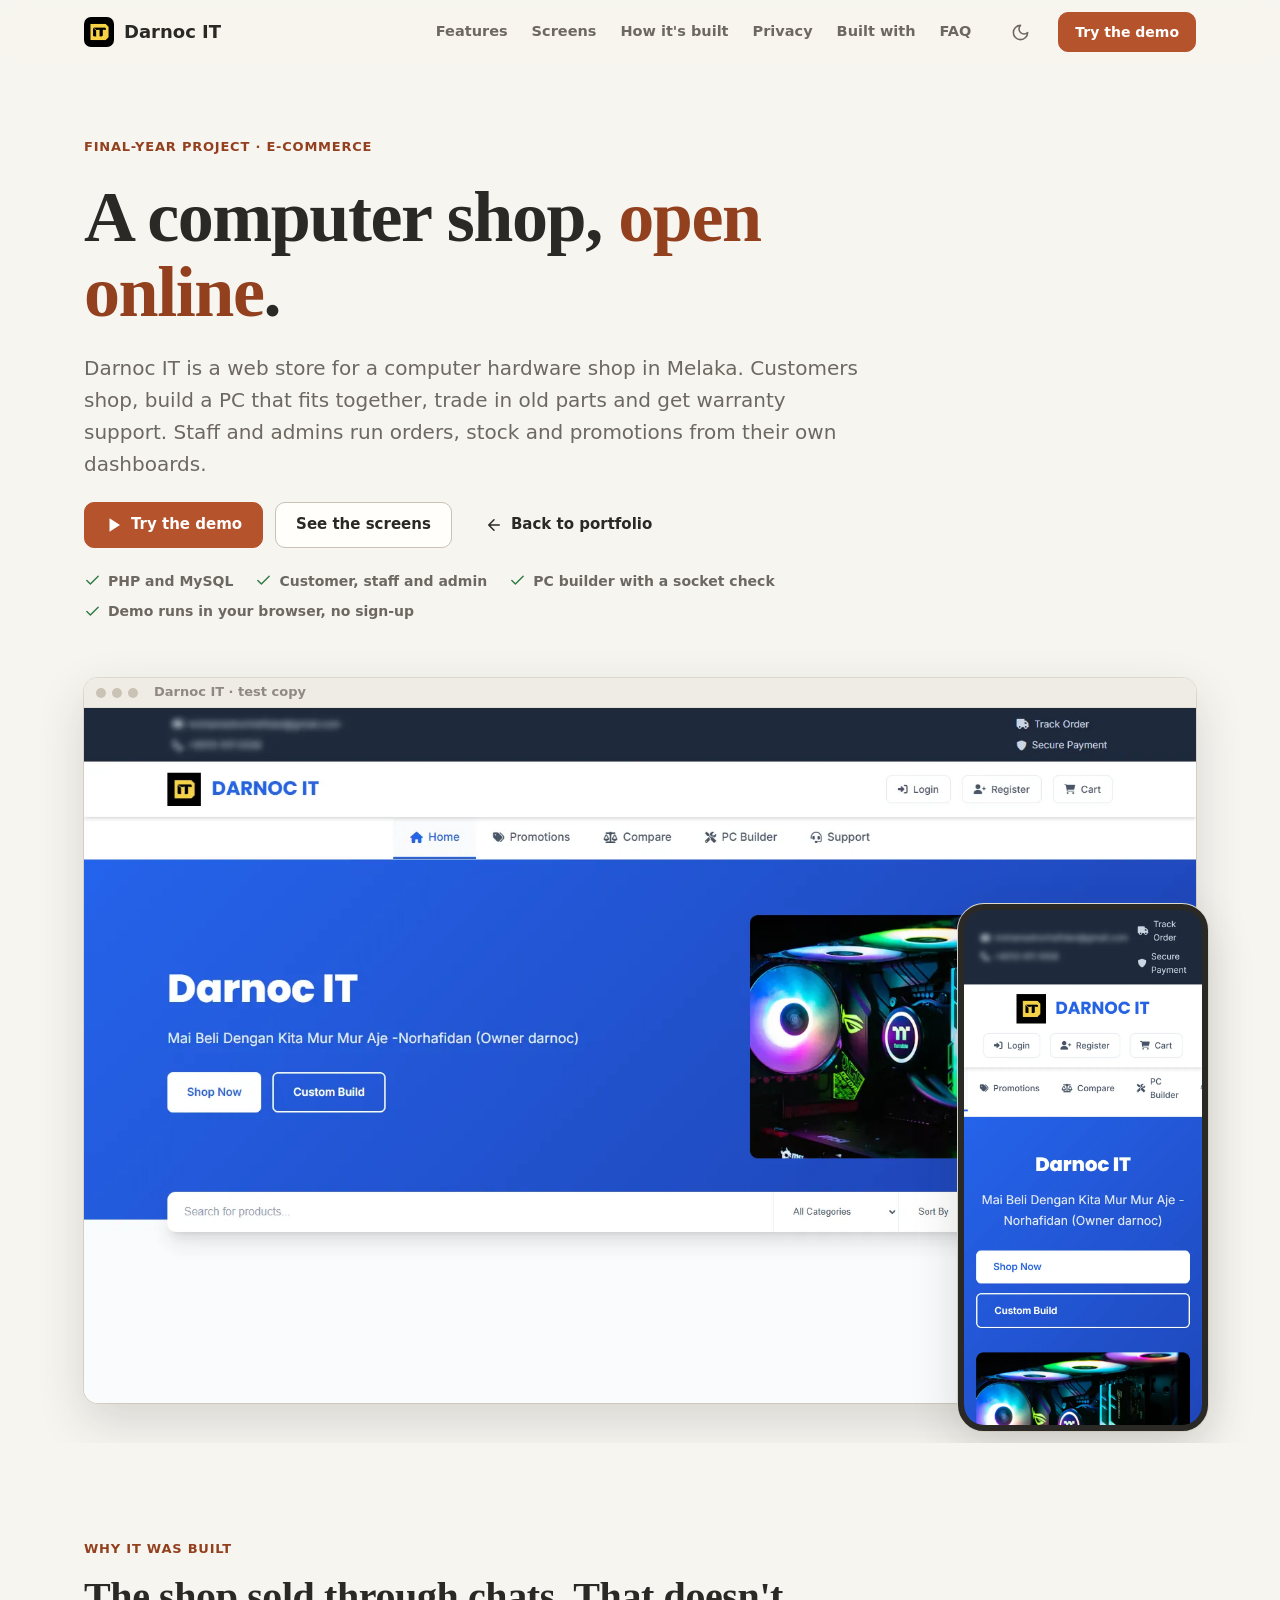
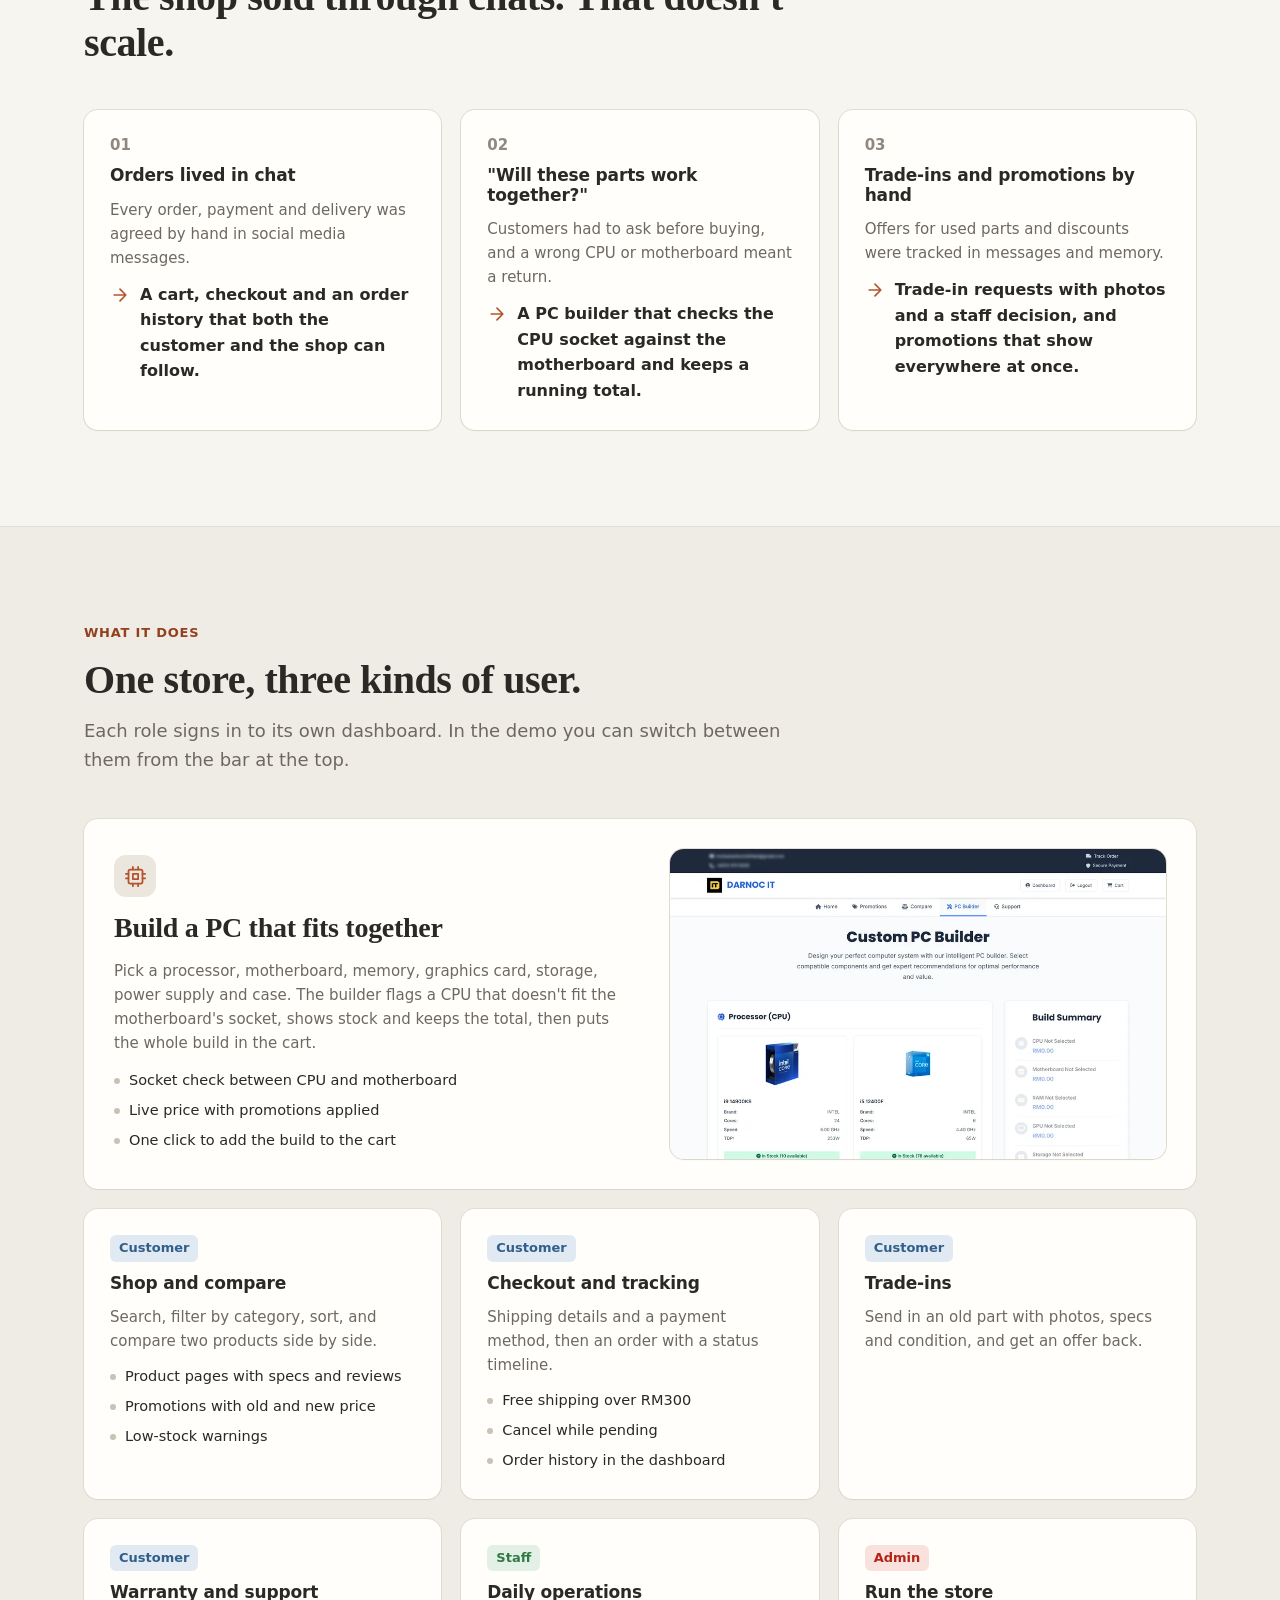
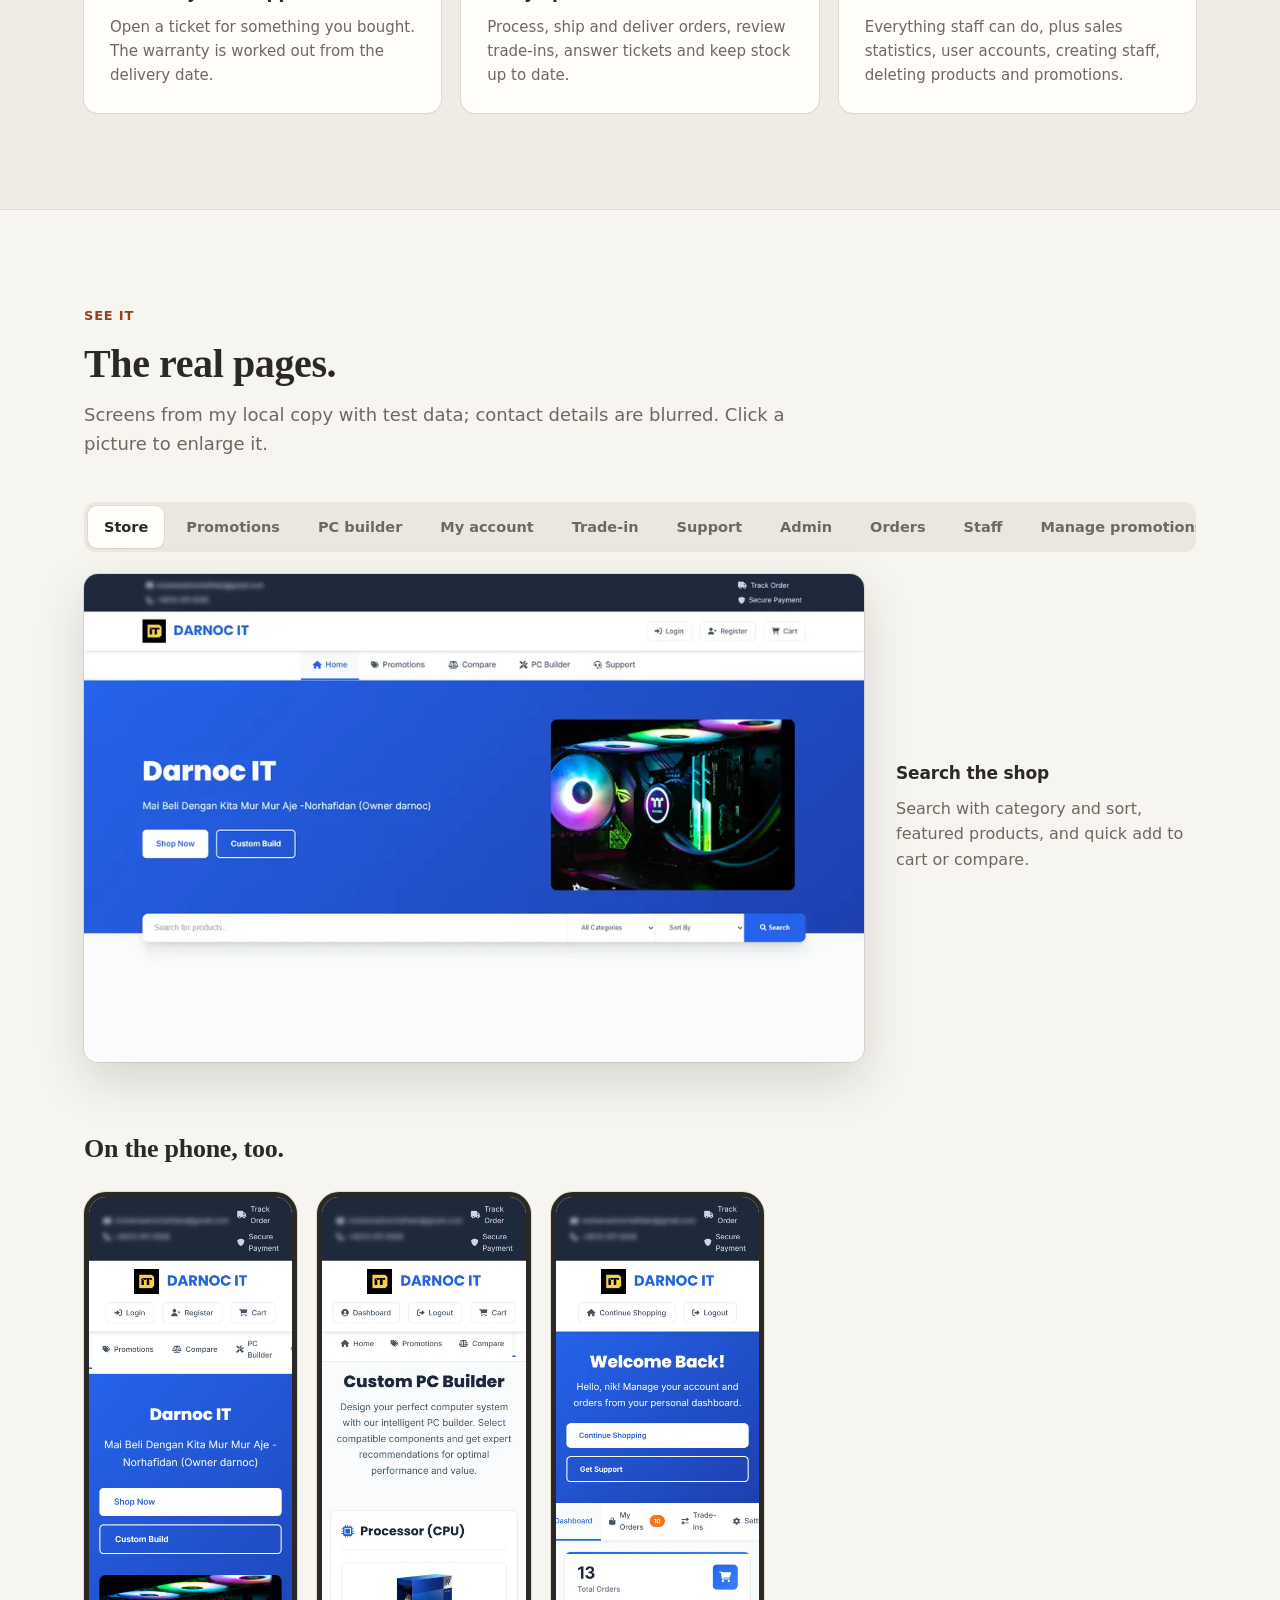
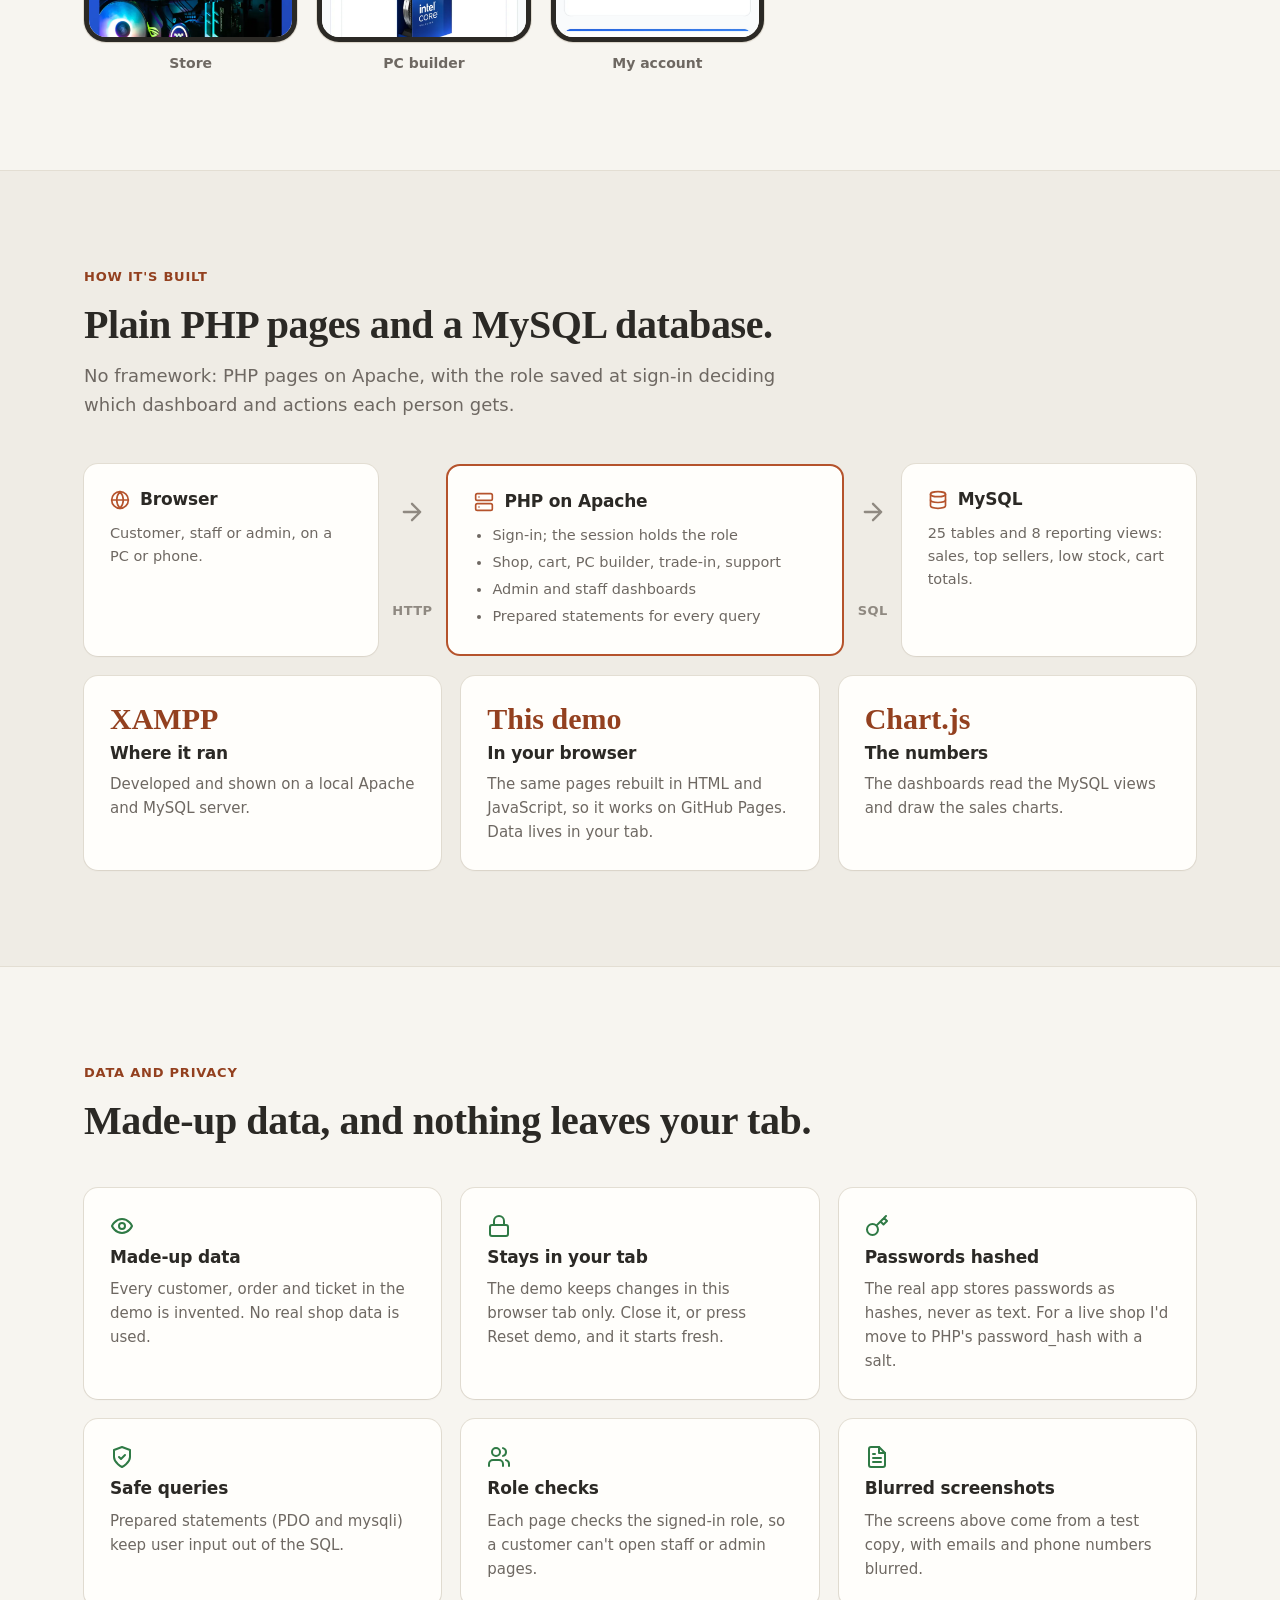
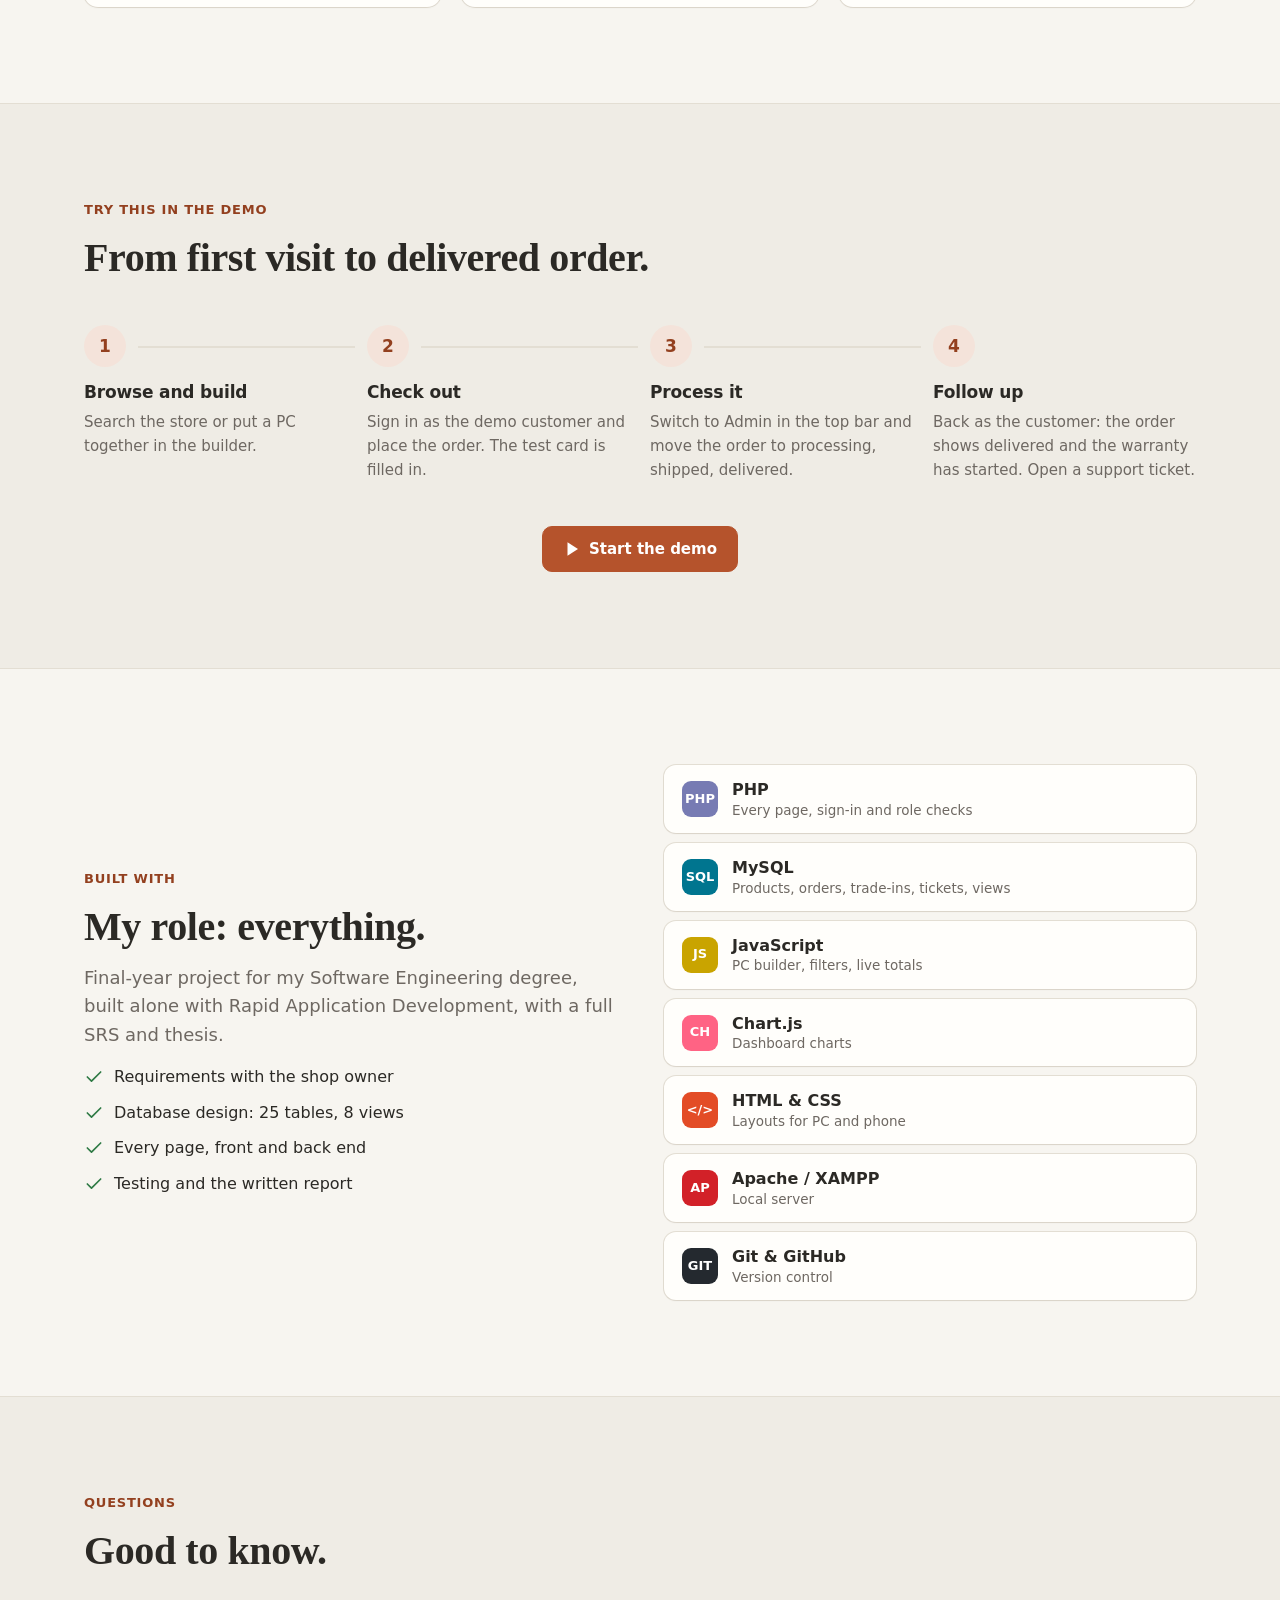
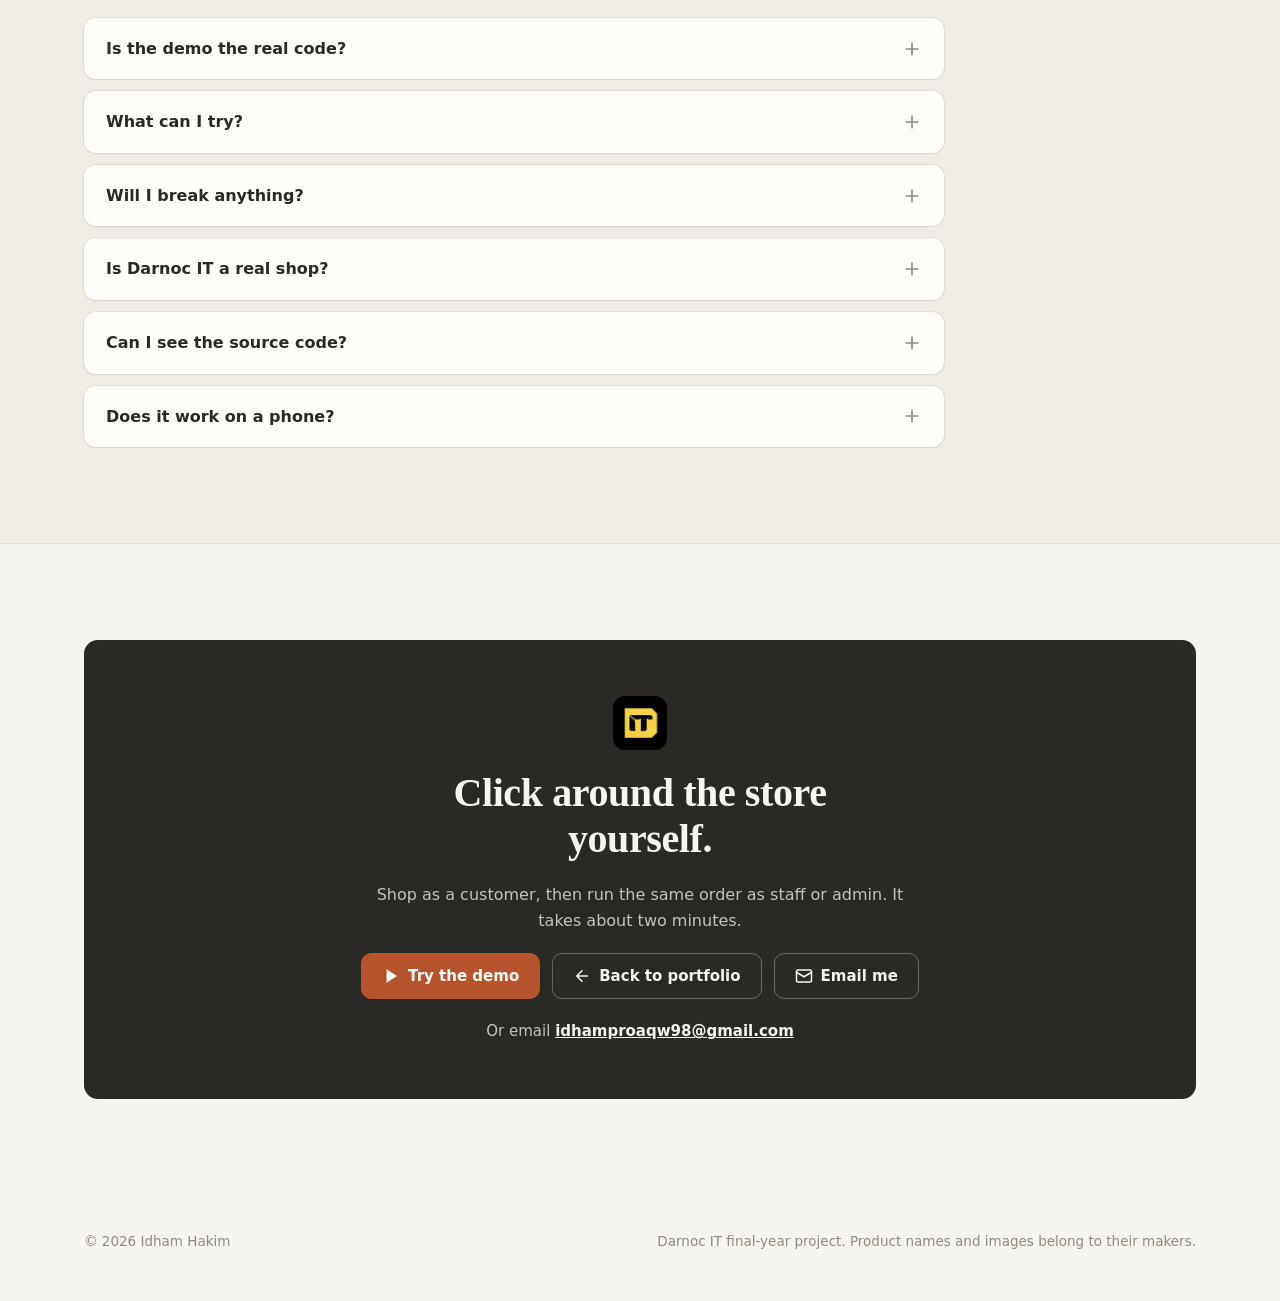
<file: darnoc/index.html>
<!doctype html>
<html lang="en">
<head>
<meta charset="utf-8">
<meta name="viewport" content="width=device-width, initial-scale=1, viewport-fit=cover">
<title>Darnoc IT · E-commerce for a computer shop</title>
<meta name="description" content="Darnoc IT is a PHP and MySQL web store for a computer shop, with a PC builder, trade-ins, warranty support and staff and admin dashboards. Try the demo in your browser.">
<meta name="theme-color" content="#f7f5f0" media="(prefers-color-scheme: light)">
<meta name="theme-color" content="#262523" media="(prefers-color-scheme: dark)">
<meta property="og:title" content="Darnoc IT · E-commerce for a computer shop">
<meta property="og:description" content="A web store for a computer shop: shop, build a PC that fits together, trade in parts and get support. Try the demo in your browser.">
<meta property="og:image" content="https://ezzzy01.github.io/assets/img/dn-home.webp">
<meta property="og:type" content="website">
<meta name="twitter:card" content="summary_large_image">
<link rel="icon" href="demo/img/logo.png" type="image/png">
<script>try{var s=localStorage.getItem('theme');if(s==='light'||s==='dark')document.documentElement.setAttribute('data-theme',s)}catch(e){}</script>
<style>
:root{color-scheme:light;
 --page:#f7f5f0;--side:#efece5;--card:#fffefb;--sunken:#ebe7de;--hover:#e9e5dc;
 --line:#e3ded3;--line2:#c9c2b5;--ink:#2b2925;--muted:#6e6862;--faint:#8f8981;
 --accent:#b5532c;--accent-h:#9e4724;--accent-ink:#fff;--accent-soft:#f4e3da;--accent-text:#93401f;
 --good:#2f7a45;--good-soft:#e3f0e5;--warn:#96590a;--warn-soft:#f8ead2;--bad:#b42318;--bad-soft:#f9e1de;--info:#2f5f8a;--info-soft:#e1eaf3;
 --sans:system-ui,-apple-system,"Segoe UI",Roboto,"Helvetica Neue",Arial,sans-serif;
 --serif:"Source Serif 4","Source Serif Pro","Iowan Old Style",Charter,"Noto Serif",Georgia,serif;
 --r:10px;--r-lg:14px;--sh1:0 1px 2px rgba(43,41,37,.06),0 0 0 1px var(--line);--sh2:0 18px 48px rgba(43,41,37,.16),0 0 0 1px var(--line);
 --focus:0 0 0 3px color-mix(in srgb,var(--accent) 30%,transparent);--max:1160px}
@media (prefers-color-scheme:dark){:root:not([data-theme="light"]){color-scheme:dark;
 --page:#262523;--side:#1f1e1c;--card:#2e2c29;--sunken:#1f1e1c;--hover:#383632;
 --line:#3d3a36;--line2:#57534c;--ink:#ece8e1;--muted:#a8a299;--faint:#8a847b;
 --accent:#e07b52;--accent-h:#ea9271;--accent-ink:#1f1e1c;--accent-soft:#4a3329;--accent-text:#f0a583;
 --good:#7ccb92;--good-soft:#22362a;--warn:#e3a54a;--warn-soft:#3d3020;--bad:#f08a80;--bad-soft:#452824;--info:#8bb8e8;--info-soft:#24323f;
 --sh1:0 0 0 1px var(--line);--sh2:0 18px 48px rgba(0,0,0,.5),0 0 0 1px var(--line2)}}
:root[data-theme="dark"]{color-scheme:dark;
 --page:#262523;--side:#1f1e1c;--card:#2e2c29;--sunken:#1f1e1c;--hover:#383632;
 --line:#3d3a36;--line2:#57534c;--ink:#ece8e1;--muted:#a8a299;--faint:#8a847b;
 --accent:#e07b52;--accent-h:#ea9271;--accent-ink:#1f1e1c;--accent-soft:#4a3329;--accent-text:#f0a583;
 --good:#7ccb92;--good-soft:#22362a;--warn:#e3a54a;--warn-soft:#3d3020;--bad:#f08a80;--bad-soft:#452824;--info:#8bb8e8;--info-soft:#24323f;
 --sh1:0 0 0 1px var(--line);--sh2:0 18px 48px rgba(0,0,0,.5),0 0 0 1px var(--line2)}
*{box-sizing:border-box}
html{scroll-behavior:smooth;scroll-padding-top:72px;-webkit-text-size-adjust:100%}
@media (prefers-reduced-motion:reduce){html{scroll-behavior:auto}*{animation:none!important;transition:none!important}}
body{margin:0;background:var(--page);color:var(--ink);font:16px/1.6 var(--sans);-webkit-font-smoothing:antialiased}
img{max-width:100%;height:auto;display:block}
a{color:inherit}
:focus-visible{outline:0;box-shadow:var(--focus);border-radius:6px}
.wrap{max-width:var(--max);margin:0 auto;padding:0 24px}
h1,h2,h3{margin:0;line-height:1.15;letter-spacing:-.01em}
h2{font:600 clamp(28px,4vw,40px)/1.15 var(--serif)}
h3{font-size:17px;font-weight:700}
p{margin:0}
.eyebrow{display:inline-flex;align-items:center;gap:8px;font-size:13px;font-weight:700;letter-spacing:.06em;text-transform:uppercase;color:var(--accent-text)}
.lead{color:var(--muted);font-size:18px;max-width:62ch}
section{padding:96px 0}
.shead{display:grid;gap:14px;margin-bottom:44px;max-width:760px}
.btn{display:inline-flex;align-items:center;justify-content:center;gap:8px;min-height:46px;padding:0 20px;border:1px solid var(--line2);border-radius:var(--r);
 background:var(--card);color:var(--ink);font:600 15px/1 var(--sans);text-decoration:none;cursor:pointer;white-space:nowrap;transition:background .12s,border-color .12s}
.btn:hover{background:var(--hover)}
.btn.pri{background:var(--accent);border-color:var(--accent);color:var(--accent-ink)}
.btn.pri:hover{background:var(--accent-h);border-color:var(--accent-h)}
.btn.ghost{border-color:transparent;background:transparent}
.btn.ghost:hover{background:var(--hover)}
.btn svg{width:18px;height:18px;flex:none}
.ico{width:20px;height:20px;fill:none;stroke:currentColor;stroke-width:2;stroke-linecap:round;stroke-linejoin:round;flex:none}
.logo{width:30px;height:30px;border-radius:7px;flex:none}

/* top bar */
.shell{position:sticky;top:0;z-index:20;background:color-mix(in srgb,var(--page) 88%,transparent);backdrop-filter:saturate(1.4) blur(10px);-webkit-backdrop-filter:saturate(1.4) blur(10px);border-bottom:1px solid transparent;transition:border-color .2s}
.shell.sc{border-bottom-color:var(--line)}
.shell .wrap{display:flex;align-items:center;gap:18px;height:64px}
.brand{display:flex;align-items:center;gap:10px;font-weight:700;font-size:18px;text-decoration:none;white-space:nowrap}
.shell nav{display:flex;gap:2px;margin-left:auto}
.shell nav a{padding:10px 11px;border-radius:8px;text-decoration:none;color:var(--muted);font-size:14.5px;font-weight:600;white-space:nowrap}
.shell nav a:hover{color:var(--ink);background:var(--hover)}
.shell .btn{min-height:40px;padding:0 16px;font-size:14px}
.iconbtn{display:grid;place-items:center;width:40px;height:40px;border:0;border-radius:10px;background:transparent;color:var(--muted);cursor:pointer;flex:none}
.iconbtn:hover{background:var(--hover);color:var(--ink)}
.iconbtn .ico{width:19px;height:19px}

/* hero */
.hero{padding:72px 0 40px;overflow:hidden}
.hero .wrap{display:grid;gap:56px}
.htext{display:grid;gap:22px;max-width:820px;min-width:0}
.hero .wrap>*{min-width:0}
.hero h1{font:600 clamp(40px,6.4vw,72px)/1.04 var(--serif);letter-spacing:-.02em}
.hero h1 em{font-style:normal;color:var(--accent-text)}
.hero .lead{font-size:clamp(17px,2vw,20px)}
.ctas{display:flex;flex-wrap:wrap;gap:12px}
.facts{display:flex;flex-wrap:wrap;gap:8px 22px;color:var(--muted);font-size:14px;font-weight:600}
.facts span{display:inline-flex;align-items:center;gap:7px}
.facts .ico{width:17px;height:17px;color:var(--good)}
.stage{position:relative}
.frame{border-radius:var(--r-lg);overflow:hidden;box-shadow:var(--sh2);background:var(--card)}
.frame .bar{display:flex;align-items:center;gap:6px;height:30px;padding:0 12px;background:var(--side);border-bottom:1px solid var(--line)}
.frame .bar i{width:10px;height:10px;border-radius:50%;background:var(--line2)}
.frame .bar b{margin-left:10px;font-size:13px;font-weight:600;color:var(--faint)}
.float{position:absolute;right:-12px;bottom:-28px;width:min(250px,26%);border-radius:26px;overflow:hidden;box-shadow:var(--sh2);border:6px solid var(--ink);background:var(--ink)}
.float img{border-radius:20px}
.phone-hero{display:none}

/* problem */
.pain{display:grid;grid-template-columns:repeat(3,1fr);gap:20px}
.pain .card{display:grid;gap:12px;align-content:start}
.card{background:var(--card);border-radius:var(--r-lg);box-shadow:var(--sh1);padding:26px}
.pain .was{color:var(--muted);font-size:15px}
.pain .now{display:flex;gap:10px;font-weight:600}
.pain .now .ico{color:var(--accent);margin-top:3px}
.num{font:600 15px var(--sans);color:var(--faint)}

/* features */
.feats{display:grid;grid-template-columns:repeat(3,1fr);gap:20px}
.feat{display:grid;gap:12px;align-content:start}
.feat .tag{display:inline-flex;align-items:center;justify-content:center;width:42px;height:42px;border-radius:12px;background:var(--sunken);color:var(--accent)}
.feat .tag .ico{width:21px;height:21px}
.feat p{color:var(--muted);font-size:15px}
.feat ul{margin:0;padding:0;list-style:none;display:grid;gap:7px;font-size:14.5px}
.feat li{display:flex;gap:9px}
.feat li::before{content:"";flex:none;width:6px;height:6px;border-radius:50%;background:var(--line2);margin-top:9px}
.feat.wide{grid-template-columns:1.05fr 1fr;gap:36px;align-items:center;padding:30px;margin-bottom:20px}
.feat.wide .frame{box-shadow:var(--sh1)}
.feat .badge{justify-self:start}
.badge{display:inline-block;border-radius:6px;padding:3px 9px;font-size:13px;font-weight:700}
.b-bad{background:var(--bad-soft);color:var(--bad)}.b-good{background:var(--good-soft);color:var(--good)}.b-info{background:var(--info-soft);color:var(--info)}

/* screens */
.alt{background:var(--side);border-block:1px solid var(--line)}
.tabs{display:flex;gap:6px;overflow-x:auto;padding:4px;margin:0 0 22px;background:var(--sunken);border-radius:12px;width:max-content;max-width:100%;scrollbar-width:none}
.tabs::-webkit-scrollbar{display:none}
.tab{border:0;background:none;color:var(--muted);font:600 14.5px var(--sans);padding:0 16px;min-height:42px;border-radius:9px;cursor:pointer;white-space:nowrap}
.tab[aria-selected=true]{background:var(--card);color:var(--ink);box-shadow:var(--sh1)}
.shot{display:grid;grid-template-columns:1fr 300px;gap:32px;align-items:center}
.shot .frame{cursor:zoom-in}
.shot .cap{display:grid;gap:12px}
.shot .cap p{color:var(--muted)}
.shot[hidden]{display:none}
.phones{display:grid;grid-template-columns:repeat(3,1fr);gap:20px;max-width:680px}
.phones figure{margin:0;display:grid;gap:10px;text-align:center;font-size:14px;color:var(--muted);font-weight:600}
.phones img{border-radius:22px;border:5px solid var(--ink);background:var(--ink);box-shadow:var(--sh1);cursor:zoom-in}

/* how */
.flow{display:grid;grid-template-columns:1fr auto 1.35fr auto 1fr;gap:14px;align-items:stretch}
.node{display:grid;gap:12px;align-content:start}
.node h3{display:flex;align-items:center;gap:10px}
.node h3 .ico{color:var(--accent)}
.node p,.node li{color:var(--muted);font-size:14.5px}
.node ul{margin:0;padding-left:18px;display:grid;gap:4px}
.node.core{border:2px solid var(--accent);box-shadow:none}
.arrow{display:grid;place-items:center;color:var(--faint);gap:6px;font-size:13px;font-weight:700;text-align:center;letter-spacing:.03em;text-transform:uppercase}
.arrow .ico{width:28px;height:28px}
.day{display:grid;grid-template-columns:repeat(3,1fr);gap:20px;margin-top:20px}
.day .card{display:grid;gap:8px;align-content:start}
.day .t{font:600 30px var(--serif);color:var(--accent-text)}
.day p{color:var(--muted);font-size:15px}

/* privacy */
.sec{display:grid;grid-template-columns:repeat(3,1fr);gap:20px}
.sec .card{display:grid;gap:10px;align-content:start}
.sec .card p{color:var(--muted);font-size:15px}
.sec .ico{color:var(--good);width:24px;height:24px}

/* stack */
.split{display:grid;grid-template-columns:1fr 1fr;gap:48px;align-items:center}
.split .shead{margin:0}
.cos{display:grid;gap:10px}
.co{display:flex;align-items:center;gap:14px;padding:14px 18px;background:var(--card);border-radius:12px;box-shadow:var(--sh1)}
.co .dot{width:36px;height:36px;border-radius:9px;display:grid;place-items:center;font-weight:800;font-size:13px;color:#fff;flex:none}
.co div{display:grid;line-height:1.35;min-width:0}
.co small{color:var(--muted);font-size:13.5px}
.checks{margin:0;padding:0;list-style:none;display:grid;gap:10px}
.checks li{display:flex;gap:10px}
.checks .ico{color:var(--good);margin-top:3px}

/* steps */
.roll{display:grid;grid-template-columns:repeat(4,1fr);gap:20px;counter-reset:r;margin:0;padding:0;list-style:none}
.roll li{display:grid;gap:8px;align-content:start;position:relative;padding-top:58px}
.roll li::before{counter-increment:r;content:counter(r);position:absolute;top:0;left:0;width:42px;height:42px;border-radius:50%;display:grid;place-items:center;background:var(--accent-soft);color:var(--accent-text);font:700 17px var(--sans)}
.roll li::after{content:"";position:absolute;top:21px;left:54px;right:-8px;height:2px;background:var(--line)}
.roll li:last-child::after{display:none}
.roll p{color:var(--muted);font-size:15px}
.go{display:flex;justify-content:center;margin-top:44px}

/* faq */
.faq{display:grid;gap:12px;max-width:860px}
.faq details{background:var(--card);border-radius:12px;box-shadow:var(--sh1)}
.faq summary{list-style:none;cursor:pointer;display:flex;align-items:center;justify-content:space-between;gap:16px;padding:18px 22px;font-weight:700;min-height:56px}
.faq summary::-webkit-details-marker{display:none}
.faq summary .ico{transition:transform .2s;color:var(--faint)}
.faq details[open] summary .ico{transform:rotate(45deg)}
.faq details p{padding:0 22px 20px;color:var(--muted)}

/* cta */
.cta{text-align:center}
.cta .card{display:grid;justify-items:center;gap:20px;padding:56px 28px;background:var(--ink);color:var(--page);box-shadow:none}
.cta h2{max-width:20ch}
.cta p{color:color-mix(in srgb,var(--page) 75%,var(--ink));max-width:56ch}
.cta .btn{border-color:color-mix(in srgb,var(--page) 30%,transparent);background:transparent;color:var(--page)}
.cta .btn:hover{background:color-mix(in srgb,var(--page) 10%,transparent)}
.cta .btn.pri{background:var(--accent);border-color:var(--accent);color:var(--accent-ink)}
.cta .mail{font-size:15px;color:color-mix(in srgb,var(--page) 75%,var(--ink))}
.cta .mail a{color:var(--page);font-weight:700;overflow-wrap:anywhere}
.cta .logo{width:54px;height:54px;border-radius:12px}
footer{padding:36px 0 48px;color:var(--faint);font-size:13.5px}
footer .wrap{display:flex;flex-wrap:wrap;gap:12px 28px;justify-content:space-between}

/* phone menu, swipe rows, bottom bar */
.menu-btn{display:none;place-items:center;width:44px;height:44px;border:0;border-radius:10px;background:transparent;color:var(--ink);cursor:pointer;flex:none}
.menu-btn:hover{background:var(--hover)}
dialog#sheet{margin:0 0 auto;width:100%;max-width:100%;max-height:100dvh;border:0;padding:8px 16px calc(20px + env(safe-area-inset-bottom));background:var(--page);color:var(--ink);border-radius:0 0 18px 18px;box-shadow:var(--sh2)}
dialog#sheet::backdrop{background:rgba(20,18,16,.5)}
dialog#sheet[open]{animation:drop .22s ease}
@keyframes drop{from{transform:translateY(-16px);opacity:0}}
.sh-head{display:flex;align-items:center;justify-content:space-between;height:56px}
#sheet nav{display:grid;margin:6px 0 14px}
#sheet nav a{display:flex;align-items:center;min-height:52px;padding:0 4px;border-bottom:1px solid var(--line);text-decoration:none;font-size:18px;font-weight:600}
.sh-cta{display:grid;gap:10px}
.sdots{display:none}
#mbar{display:none}
/* lightbox */
dialog#lb{padding:0;border:0;background:transparent;max-width:min(1600px,96vw);max-height:94vh}
dialog#lb::backdrop{background:rgba(20,18,16,.8)}
dialog#lb img{max-height:90vh;width:auto;border-radius:12px;margin:auto}
dialog#lb button{position:fixed;top:14px;right:14px;width:44px;height:44px;border-radius:50%;border:0;background:#fffefb;color:#2b2925;cursor:pointer;display:grid;place-items:center}

/* reveal */
.rv{opacity:0;transform:translateY(14px);transition:opacity .6s ease,transform .6s ease}
.rv.in{opacity:1;transform:none}

@media (max-width:1100px){.shell nav a{padding:10px 8px;font-size:14px}}
@media (max-width:1000px){
 .feats,.sec{grid-template-columns:1fr 1fr}.feat.wide{grid-template-columns:1fr}
 .flow{grid-template-columns:1fr}.arrow{padding:4px 0}.arrow .ico{transform:rotate(90deg)}
 .shot{grid-template-columns:1fr}.split{grid-template-columns:1fr}
 .roll{grid-template-columns:1fr 1fr;row-gap:32px}.roll li::after{display:none}
 .shell nav{display:none}.shell .iconbtn{margin-left:auto}.menu-btn{display:grid}
}
@media (max-width:760px){
 section{padding:64px 0}.wrap{padding:0 16px}.hero{padding:40px 0 24px}.hero .wrap{gap:36px}
 .pain,.feats,.sec,.day{grid-template-columns:1fr}
 .card{padding:22px}.ctas .btn{flex:1 1 100%;white-space:normal;text-align:center}
 .brand{min-height:44px}.cta .mail a{display:inline-block;padding:12px 0}
 .stage .frame,.float{display:none}.phone-hero{display:block;width:min(270px,78%);margin:0 auto;border-radius:30px;border:6px solid var(--ink);background:var(--ink);box-shadow:var(--sh2)}
 .roll{grid-template-columns:1fr}
 .shell .brand span{font-size:17px}
 .shell .wrap{gap:6px;height:60px}.shell .top-cta{min-height:40px;padding:0 14px}
 .swipe-m{display:grid;grid-template-columns:none;grid-auto-flow:column;grid-auto-columns:84%;gap:12px;overflow-x:auto;overscroll-behavior-x:contain;scroll-snap-type:x mandatory;
  margin:0 -16px;padding:4px 16px 10px;scroll-padding:0 16px;scrollbar-width:none;-webkit-overflow-scrolling:touch}
 .swipe-m::-webkit-scrollbar{display:none}
 .swipe-m>*{scroll-snap-align:start;min-width:0}
 .swipe-m>.rv{opacity:1;transform:none}
 .phones.swipe-m{grid-auto-columns:56%;max-width:none}
 .sdots{display:flex;justify-content:center;gap:2px;margin-top:4px}
 .sdots i{width:16px;height:20px;display:grid;place-items:center}
 .sdots i::before{content:"";width:7px;height:7px;border-radius:50%;background:var(--line2);transition:width .2s,background .2s}
 .sdots i[aria-current=true]::before{width:20px;border-radius:4px;background:var(--accent)}
 #mbar{display:grid;grid-template-columns:1fr 1fr;gap:10px;position:fixed;left:0;right:0;bottom:0;z-index:30;padding:10px 16px calc(10px + env(safe-area-inset-bottom));
  background:color-mix(in srgb,var(--page) 92%,transparent);backdrop-filter:blur(10px);-webkit-backdrop-filter:blur(10px);border-top:1px solid var(--line);
  transform:translateY(110%);transition:transform .25s ease}
 #mbar.on{transform:none}
 #mbar .btn{min-height:46px;padding:0 10px}
 footer{padding-bottom:calc(96px + env(safe-area-inset-bottom))}
 .tabs{margin-inline:-4px}
 .shot .cap{order:-1}
 h2{font-size:28px}.lead{font-size:16.5px}
 .flow .card,.day .card{padding:20px}
}
@media (max-width:400px){.shell .top-cta{padding:0 11px;font-size:13.5px}.shell .brand span{font-size:16px}}
</style>
</head>
<body>
<svg width="0" height="0" style="position:absolute" aria-hidden="true">
 <symbol id="i-check" viewBox="0 0 24 24"><path d="M20 6 9 17l-5-5"/></symbol>
 <symbol id="i-arrow" viewBox="0 0 24 24"><path d="M5 12h14M12 5l7 7-7 7"/></symbol>
 <symbol id="i-back" viewBox="0 0 24 24"><path d="M19 12H5M12 19l-7-7 7-7"/></symbol>
 <symbol id="i-cpu" viewBox="0 0 24 24"><rect x="4" y="4" width="16" height="16" rx="2"/><rect x="9" y="9" width="6" height="6"/><path d="M9 1v3M15 1v3M9 20v3M15 20v3M20 9h3M20 14h3M1 9h3M1 14h3"/></symbol>
 <symbol id="i-cart" viewBox="0 0 24 24"><circle cx="9" cy="21" r="1"/><circle cx="20" cy="21" r="1"/><path d="M1 1h4l2.68 13.39a2 2 0 0 0 2 1.61h9.72a2 2 0 0 0 2-1.61L23 6H6"/></symbol>
 <symbol id="i-truck" viewBox="0 0 24 24"><path d="M1 3h15v13H1zM16 8h4l3 3v5h-7z"/><circle cx="5.5" cy="18.5" r="2.5"/><circle cx="18.5" cy="18.5" r="2.5"/></symbol>
 <symbol id="i-swap" viewBox="0 0 24 24"><path d="m17 1 4 4-4 4"/><path d="M3 11V9a4 4 0 0 1 4-4h14M7 23l-4-4 4-4"/><path d="M21 13v2a4 4 0 0 1-4 4H3"/></symbol>
 <symbol id="i-chat" viewBox="0 0 24 24"><path d="M21 15a2 2 0 0 1-2 2H7l-4 4V5a2 2 0 0 1 2-2h14a2 2 0 0 1 2 2z"/></symbol>
 <symbol id="i-box" viewBox="0 0 24 24"><path d="M21 8 12 3 3 8v8l9 5 9-5z"/><path d="m3 8 9 5 9-5M12 13v8"/></symbol>
 <symbol id="i-chart" viewBox="0 0 24 24"><path d="M3 3v18h18"/><path d="M18 17V9M13 17V5M8 17v-3"/></symbol>
 <symbol id="i-globe" viewBox="0 0 24 24"><circle cx="12" cy="12" r="10"/><path d="M2 12h20M12 2a15.3 15.3 0 0 1 4 10 15.3 15.3 0 0 1-4 10 15.3 15.3 0 0 1-4-10 15.3 15.3 0 0 1 4-10z"/></symbol>
 <symbol id="i-sun" viewBox="0 0 24 24"><circle cx="12" cy="12" r="4"/><path d="M12 2v2M12 20v2M4.93 4.93l1.41 1.41M17.66 17.66l1.41 1.41M2 12h2M20 12h2M6.34 17.66l-1.41 1.41M19.07 4.93l-1.41 1.41"/></symbol>
 <symbol id="i-moon" viewBox="0 0 24 24"><path d="M12 3a6 6 0 0 0 9 9 9 9 0 1 1-9-9Z"/></symbol>
 <symbol id="i-file" viewBox="0 0 24 24"><path d="M14 2H6a2 2 0 0 0-2 2v16a2 2 0 0 0 2 2h12a2 2 0 0 0 2-2V8z"/><path d="M14 2v6h6M16 13H8M16 17H8M10 9H8"/></symbol>
 <symbol id="i-db" viewBox="0 0 24 24"><ellipse cx="12" cy="5" rx="9" ry="3"/><path d="M3 5v14c0 1.66 4 3 9 3s9-1.34 9-3V5"/><path d="M3 12c0 1.66 4 3 9 3s9-1.34 9-3"/></symbol>
 <symbol id="i-server" viewBox="0 0 24 24"><rect x="2" y="2" width="20" height="8" rx="2"/><rect x="2" y="14" width="20" height="8" rx="2"/><path d="M6 6h.01M6 18h.01"/></symbol>
 <symbol id="i-users" viewBox="0 0 24 24"><path d="M16 21v-2a4 4 0 0 0-4-4H6a4 4 0 0 0-4 4v2"/><circle cx="9" cy="7" r="4"/><path d="M22 21v-2a4 4 0 0 0-3-3.87M16 3.13a4 4 0 0 1 0 7.75"/></symbol>
 <symbol id="i-shield" viewBox="0 0 24 24"><path d="M12 22s8-4 8-10V5l-8-3-8 3v7c0 6 8 10 8 10z"/><path d="m9 12 2 2 4-4"/></symbol>
 <symbol id="i-lock" viewBox="0 0 24 24"><rect x="3" y="11" width="18" height="11" rx="2"/><path d="M7 11V7a5 5 0 0 1 10 0v4"/></symbol>
 <symbol id="i-eye" viewBox="0 0 24 24"><path d="M2 12s3-7 10-7 10 7 10 7-3 7-10 7-10-7-10-7z"/><circle cx="12" cy="12" r="3"/></symbol>
 <symbol id="i-key" viewBox="0 0 24 24"><path d="m21 2-2 2m-7.61 7.61a5.5 5.5 0 1 1-7.78 7.78 5.5 5.5 0 0 1 7.78-7.78zm0 0L15.5 7.5m0 0 3 3L22 7l-3-3m-3.5 3.5L19 4"/></symbol>
 <symbol id="i-plus" viewBox="0 0 24 24"><path d="M12 5v14M5 12h14"/></symbol>
 <symbol id="i-x" viewBox="0 0 24 24"><path d="M18 6 6 18M6 6l12 12"/></symbol>
 <symbol id="i-mail" viewBox="0 0 24 24"><rect x="2" y="4" width="20" height="16" rx="2"/><path d="m22 7-10 6L2 7"/></symbol>
 <symbol id="i-menu" viewBox="0 0 24 24"><path d="M4 6h16M4 12h16M4 18h16"/></symbol>
 <symbol id="i-play" viewBox="0 0 24 24"><path d="m6 3 14 9-14 9z"/></symbol>
</svg>

<header class="shell" id="top">
 <div class="wrap">
  <a class="brand" href="#top" aria-label="Darnoc IT, back to top"><img class="logo" src="demo/img/logo.png" width="30" height="30" alt=""><span>Darnoc IT</span></a>
  <nav aria-label="Sections">
   <a href="#features">Features</a><a href="#screens">Screens</a><a href="#how">How it's built</a><a href="#privacy">Privacy</a><a href="#stack">Built with</a><a href="#faq">FAQ</a>
  </nav>
  <button class="iconbtn" id="theme" type="button" aria-label="Switch to dark mode" title="Light / dark"><svg class="ico"><use href="#i-moon"/></svg></button>
  <a class="btn pri top-cta" href="demo/">Try the demo</a>
  <button class="menu-btn" id="menuBtn" type="button" aria-label="Open menu" aria-haspopup="dialog" aria-controls="sheet"><svg class="ico"><use href="#i-menu"/></svg></button>
 </div>
</header>
<dialog id="sheet" aria-label="Menu">
 <div class="sh-head"><span class="brand"><img class="logo" src="demo/img/logo.png" width="30" height="30" alt=""><span>Darnoc IT</span></span><button type="button" class="menu-btn" data-close aria-label="Close menu"><svg class="ico"><use href="#i-x"/></svg></button></div>
 <nav aria-label="Sections">
  <a href="#features">Features</a><a href="#screens">Screens</a><a href="#how">How it's built</a><a href="#privacy">Privacy</a><a href="#stack">Built with</a><a href="#faq">FAQ</a>
 </nav>
 <div class="sh-cta"><a class="btn pri" href="demo/">Try the demo</a><a class="btn" href="../#work"><svg class="ico"><use href="#i-back"/></svg>Back to portfolio</a></div>
</dialog>

<main>
<section class="hero">
 <div class="wrap">
  <div class="htext">
   <span class="eyebrow">Final-year project · E-commerce</span>
   <h1>A computer shop, <em>open online</em>.</h1>
   <p class="lead">Darnoc IT is a web store for a computer hardware shop in Melaka. Customers shop, build a PC that fits together, trade in old parts and get warranty support. Staff and admins run orders, stock and promotions from their own dashboards.</p>
   <div class="ctas">
    <a class="btn pri" href="demo/"><svg class="ico" style="fill:currentColor;stroke:none"><use href="#i-play"/></svg>Try the demo</a>
    <a class="btn" href="#screens">See the screens</a>
    <a class="btn ghost" href="../#work"><svg class="ico"><use href="#i-back"/></svg>Back to portfolio</a>
   </div>
   <div class="facts">
    <span><svg class="ico"><use href="#i-check"/></svg>PHP and MySQL</span>
    <span><svg class="ico"><use href="#i-check"/></svg>Customer, staff and admin</span>
    <span><svg class="ico"><use href="#i-check"/></svg>PC builder with a socket check</span>
    <span><svg class="ico"><use href="#i-check"/></svg>Demo runs in your browser, no sign-up</span>
   </div>
  </div>
  <div class="stage">
   <div class="frame"><div class="bar"><i></i><i></i><i></i><b>Darnoc IT · test copy</b></div>
    <img src="../assets/img/dn-home.webp" width="1600" height="1000" alt="Darnoc IT store home page with search, categories and featured products">
   </div>
   <div class="float"><img src="../assets/img/dn-phone-home.webp" width="780" height="1688" alt="The store on a phone" loading="lazy"></div>
   <img class="phone-hero" src="../assets/img/dn-phone-home.webp" width="780" height="1688" alt="Darnoc IT store on a phone" loading="lazy">
  </div>
 </div>
</section>

<section id="why">
 <div class="wrap">
  <div class="shead rv"><span class="eyebrow">Why it was built</span><h2>The shop sold through chats. That doesn't scale.</h2></div>
  <div class="pain swipe-m">
   <div class="card rv"><span class="num">01</span><h3>Orders lived in chat</h3><p class="was">Every order, payment and delivery was agreed by hand in social media messages.</p><p class="now"><svg class="ico"><use href="#i-arrow"/></svg>A cart, checkout and an order history that both the customer and the shop can follow.</p></div>
   <div class="card rv"><span class="num">02</span><h3>"Will these parts work together?"</h3><p class="was">Customers had to ask before buying, and a wrong CPU or motherboard meant a return.</p><p class="now"><svg class="ico"><use href="#i-arrow"/></svg>A PC builder that checks the CPU socket against the motherboard and keeps a running total.</p></div>
   <div class="card rv"><span class="num">03</span><h3>Trade-ins and promotions by hand</h3><p class="was">Offers for used parts and discounts were tracked in messages and memory.</p><p class="now"><svg class="ico"><use href="#i-arrow"/></svg>Trade-in requests with photos and a staff decision, and promotions that show everywhere at once.</p></div>
  </div>
 </div>
</section>

<section id="features" class="alt">
 <div class="wrap">
  <div class="shead rv"><span class="eyebrow">What it does</span><h2>One store, three kinds of user.</h2><p class="lead">Each role signs in to its own dashboard. In the demo you can switch between them from the bar at the top.</p></div>
  <div class="card feat wide rv">
    <div style="display:grid;gap:14px">
     <span class="tag"><svg class="ico"><use href="#i-cpu"/></svg></span>
     <h3 style="font:600 28px/1.2 var(--serif)">Build a PC that fits together</h3>
     <p>Pick a processor, motherboard, memory, graphics card, storage, power supply and case. The builder flags a CPU that doesn't fit the motherboard's socket, shows stock and keeps the total, then puts the whole build in the cart.</p>
     <ul><li>Socket check between CPU and motherboard</li><li>Live price with promotions applied</li><li>One click to add the build to the cart</li></ul>
    </div>
    <div class="frame"><img src="../assets/img/dn-pcbuild-960.webp" width="960" height="600" alt="PC builder with a slot for each part and a build summary" loading="lazy"></div>
  </div>
  <div class="feats swipe-m">
   <div class="card feat rv"><span class="badge b-info">Customer</span><h3>Shop and compare</h3><p>Search, filter by category, sort, and compare two products side by side.</p>
    <ul><li>Product pages with specs and reviews</li><li>Promotions with old and new price</li><li>Low-stock warnings</li></ul></div>
   <div class="card feat rv"><span class="badge b-info">Customer</span><h3>Checkout and tracking</h3><p>Shipping details and a payment method, then an order with a status timeline.</p>
    <ul><li>Free shipping over RM300</li><li>Cancel while pending</li><li>Order history in the dashboard</li></ul></div>
   <div class="card feat rv"><span class="badge b-info">Customer</span><h3>Trade-ins</h3><p>Send in an old part with photos, specs and condition, and get an offer back.</p></div>
   <div class="card feat rv"><span class="badge b-info">Customer</span><h3>Warranty and support</h3><p>Open a ticket for something you bought. The warranty is worked out from the delivery date.</p></div>
   <div class="card feat rv"><span class="badge b-good">Staff</span><h3>Daily operations</h3><p>Process, ship and deliver orders, review trade-ins, answer tickets and keep stock up to date.</p></div>
   <div class="card feat rv"><span class="badge b-bad">Admin</span><h3>Run the store</h3><p>Everything staff can do, plus sales statistics, user accounts, creating staff, deleting products and promotions.</p></div>
  </div>
 </div>
</section>

<section id="screens">
 <div class="wrap">
  <div class="shead rv"><span class="eyebrow">See it</span><h2>The real pages.</h2><p class="lead">Screens from my local copy with test data; contact details are blurred. Click a picture to enlarge it.</p></div>
  <div class="tabs" role="tablist" aria-label="Screens">
   <button class="tab" role="tab" aria-selected="true" aria-controls="s1" id="t1">Store</button>
   <button class="tab" role="tab" aria-selected="false" aria-controls="s2" id="t2">Promotions</button>
   <button class="tab" role="tab" aria-selected="false" aria-controls="s3" id="t3">PC builder</button>
   <button class="tab" role="tab" aria-selected="false" aria-controls="s4" id="t4">My account</button>
   <button class="tab" role="tab" aria-selected="false" aria-controls="s5" id="t5">Trade-in</button>
   <button class="tab" role="tab" aria-selected="false" aria-controls="s6" id="t6">Support</button>
   <button class="tab" role="tab" aria-selected="false" aria-controls="s7" id="t7">Admin</button>
   <button class="tab" role="tab" aria-selected="false" aria-controls="s8" id="t8">Orders</button>
   <button class="tab" role="tab" aria-selected="false" aria-controls="s9" id="t9">Staff</button>
   <button class="tab" role="tab" aria-selected="false" aria-controls="s10" id="t10">Manage promotions</button>
  </div>
  <div class="shot" role="tabpanel" id="s1" aria-labelledby="t1"><div class="frame"><img src="../assets/img/dn-home-960.webp" data-full="../assets/img/dn-home.webp" width="960" height="600" alt="Store home with search, categories and featured products" loading="lazy"></div><div class="cap"><h3>Search the shop</h3><p>Search with category and sort, featured products, and quick add to cart or compare.</p></div></div>
  <div class="shot" role="tabpanel" id="s2" aria-labelledby="t2" hidden><div class="frame"><img src="../assets/img/dn-promo-960.webp" data-full="../assets/img/dn-promo.webp" width="960" height="600" alt="Promotions page with old and new prices" loading="lazy"></div><div class="cap"><h3>Deals that show everywhere</h3><p>Each promotion shows the old price, the new one and the saving, on every page.</p></div></div>
  <div class="shot" role="tabpanel" id="s3" aria-labelledby="t3" hidden><div class="frame"><img src="../assets/img/dn-pcbuild-960.webp" data-full="../assets/img/dn-pcbuild.webp" width="960" height="600" alt="PC builder with part slots and a build summary" loading="lazy"></div><div class="cap"><h3>Parts that fit</h3><p>A slot for each part, specs and stock, and a build summary with the total.</p></div></div>
  <div class="shot" role="tabpanel" id="s4" aria-labelledby="t4" hidden><div class="frame"><img src="../assets/img/dn-account-960.webp" data-full="../assets/img/dn-account.webp" width="960" height="600" alt="Customer dashboard with orders, spending, trade-ins and support" loading="lazy"></div><div class="cap"><h3>The customer's dashboard</h3><p>Orders, spending, trade-ins and support in one place.</p></div></div>
  <div class="shot" role="tabpanel" id="s5" aria-labelledby="t5" hidden><div class="frame"><img src="../assets/img/dn-tradein-960.webp" data-full="../assets/img/dn-tradein.webp" width="960" height="600" alt="Trade-in form with photos, specs and condition" loading="lazy"></div><div class="cap"><h3>Trade in an old part</h3><p>Photos, specs and condition go to staff, who accept with an offer or decline.</p></div></div>
  <div class="shot" role="tabpanel" id="s6" aria-labelledby="t6" hidden><div class="frame"><img src="../assets/img/dn-support-960.webp" data-full="../assets/img/dn-support.webp" width="960" height="600" alt="Support tickets with warranty status" loading="lazy"></div><div class="cap"><h3>Tickets with warranty</h3><p>Tickets are tied to a bought product, so the warranty status is right there.</p></div></div>
  <div class="shot" role="tabpanel" id="s7" aria-labelledby="t7" hidden><div class="frame"><img src="../assets/img/dn-admin-960.webp" data-full="../assets/img/dn-admin.webp" width="960" height="600" alt="Admin dashboard with users, products, orders, revenue and tickets" loading="lazy"></div><div class="cap"><h3>The owner's view</h3><p>Users, products, orders, revenue and tickets at a glance.</p></div></div>
  <div class="shot" role="tabpanel" id="s8" aria-labelledby="t8" hidden><div class="frame"><img src="../assets/img/dn-orders-960.webp" data-full="../assets/img/dn-orders.webp" width="960" height="600" alt="Order list filtered by status with process, ship and deliver actions" loading="lazy"></div><div class="cap"><h3>Moving orders along</h3><p>Filter by status, then process, ship and mark delivered.</p></div></div>
  <div class="shot" role="tabpanel" id="s9" aria-labelledby="t9" hidden><div class="frame"><img src="../assets/img/dn-staff-960.webp" data-full="../assets/img/dn-staff.webp" width="960" height="600" alt="Staff dashboard" loading="lazy"></div><div class="cap"><h3>Staff dashboard</h3><p>Daily work without the admin-only tools.</p></div></div>
  <div class="shot" role="tabpanel" id="s10" aria-labelledby="t10" hidden><div class="frame"><img src="../assets/img/dn-managepromo-960.webp" data-full="../assets/img/dn-managepromo.webp" width="960" height="600" alt="Manage promotions: pick a product and a percentage" loading="lazy"></div><div class="cap"><h3>Promotions in a minute</h3><p>Pick a product and a percentage; it goes live straight away.</p></div></div>

  <div class="shead rv" style="margin:72px 0 28px"><h3 style="font:600 26px var(--serif)">On the phone, too.</h3></div>
  <div class="phones swipe-m rv">
   <figure><img src="../assets/img/dn-phone-home.webp" width="780" height="1688" alt="Store on a phone" loading="lazy"><figcaption>Store</figcaption></figure>
   <figure><img src="../assets/img/dn-phone-pcbuild.webp" width="780" height="1688" alt="PC builder on a phone" loading="lazy"><figcaption>PC builder</figcaption></figure>
   <figure><img src="../assets/img/dn-phone-account.webp" width="780" height="1688" alt="My account on a phone" loading="lazy"><figcaption>My account</figcaption></figure>
  </div>
 </div>
</section>

<section id="how" class="alt">
 <div class="wrap">
  <div class="shead rv"><span class="eyebrow">How it's built</span><h2>Plain PHP pages and a MySQL database.</h2><p class="lead">No framework: PHP pages on Apache, with the role saved at sign-in deciding which dashboard and actions each person gets.</p></div>
  <div class="flow rv">
   <div class="card node"><h3><svg class="ico"><use href="#i-globe"/></svg>Browser</h3><p>Customer, staff or admin, on a PC or phone.</p></div>
   <div class="arrow"><svg class="ico"><use href="#i-arrow"/></svg>HTTP</div>
   <div class="card node core"><h3><svg class="ico"><use href="#i-server"/></svg>PHP on Apache</h3>
    <ul><li>Sign-in; the session holds the role</li><li>Shop, cart, PC builder, trade-in, support</li><li>Admin and staff dashboards</li><li>Prepared statements for every query</li></ul></div>
   <div class="arrow"><svg class="ico"><use href="#i-arrow"/></svg>SQL</div>
   <div class="card node"><h3><svg class="ico"><use href="#i-db"/></svg>MySQL</h3><p>25 tables and 8 reporting views: sales, top sellers, low stock, cart totals.</p></div>
  </div>
  <div class="day swipe-m">
   <div class="card rv"><span class="t">XAMPP</span><h3>Where it ran</h3><p>Developed and shown on a local Apache and MySQL server.</p></div>
   <div class="card rv"><span class="t">This demo</span><h3>In your browser</h3><p>The same pages rebuilt in HTML and JavaScript, so it works on GitHub Pages. Data lives in your tab.</p></div>
   <div class="card rv"><span class="t">Chart.js</span><h3>The numbers</h3><p>The dashboards read the MySQL views and draw the sales charts.</p></div>
  </div>
 </div>
</section>

<section id="privacy">
 <div class="wrap">
  <div class="shead rv"><span class="eyebrow">Data and privacy</span><h2>Made-up data, and nothing leaves your tab.</h2></div>
  <div class="sec swipe-m">
   <div class="card rv"><svg class="ico"><use href="#i-eye"/></svg><h3>Made-up data</h3><p>Every customer, order and ticket in the demo is invented. No real shop data is used.</p></div>
   <div class="card rv"><svg class="ico"><use href="#i-lock"/></svg><h3>Stays in your tab</h3><p>The demo keeps changes in this browser tab only. Close it, or press Reset demo, and it starts fresh.</p></div>
   <div class="card rv"><svg class="ico"><use href="#i-key"/></svg><h3>Passwords hashed</h3><p>The real app stores passwords as hashes, never as text. For a live shop I'd move to PHP's password_hash with a salt.</p></div>
   <div class="card rv"><svg class="ico"><use href="#i-shield"/></svg><h3>Safe queries</h3><p>Prepared statements (PDO and mysqli) keep user input out of the SQL.</p></div>
   <div class="card rv"><svg class="ico"><use href="#i-users"/></svg><h3>Role checks</h3><p>Each page checks the signed-in role, so a customer can't open staff or admin pages.</p></div>
   <div class="card rv"><svg class="ico"><use href="#i-file"/></svg><h3>Blurred screenshots</h3><p>The screens above come from a test copy, with emails and phone numbers blurred.</p></div>
  </div>
 </div>
</section>

<section id="steps" class="alt">
 <div class="wrap">
  <div class="shead rv"><span class="eyebrow">Try this in the demo</span><h2>From first visit to delivered order.</h2></div>
  <ol class="roll">
   <li class="rv"><h3>Browse and build</h3><p>Search the store or put a PC together in the builder.</p></li>
   <li class="rv"><h3>Check out</h3><p>Sign in as the demo customer and place the order. The test card is filled in.</p></li>
   <li class="rv"><h3>Process it</h3><p>Switch to Admin in the top bar and move the order to processing, shipped, delivered.</p></li>
   <li class="rv"><h3>Follow up</h3><p>Back as the customer: the order shows delivered and the warranty has started. Open a support ticket.</p></li>
  </ol>
  <div class="go rv"><a class="btn pri" href="demo/"><svg class="ico" style="fill:currentColor;stroke:none"><use href="#i-play"/></svg>Start the demo</a></div>
 </div>
</section>

<section id="stack">
 <div class="wrap split">
  <div class="shead rv"><span class="eyebrow">Built with</span><h2>My role: everything.</h2><p class="lead">Final-year project for my Software Engineering degree, built alone with Rapid Application Development, with a full SRS and thesis.</p>
   <ul class="checks">
    <li><svg class="ico"><use href="#i-check"/></svg>Requirements with the shop owner</li>
    <li><svg class="ico"><use href="#i-check"/></svg>Database design: 25 tables, 8 views</li>
    <li><svg class="ico"><use href="#i-check"/></svg>Every page, front and back end</li>
    <li><svg class="ico"><use href="#i-check"/></svg>Testing and the written report</li>
   </ul>
  </div>
  <div class="cos rv">
   <div class="co"><span class="dot" style="background:#777bb3">PHP</span><div><b>PHP</b><small>Every page, sign-in and role checks</small></div></div>
   <div class="co"><span class="dot" style="background:#00758f">SQL</span><div><b>MySQL</b><small>Products, orders, trade-ins, tickets, views</small></div></div>
   <div class="co"><span class="dot" style="background:#c9a400">JS</span><div><b>JavaScript</b><small>PC builder, filters, live totals</small></div></div>
   <div class="co"><span class="dot" style="background:#ff6384">CH</span><div><b>Chart.js</b><small>Dashboard charts</small></div></div>
   <div class="co"><span class="dot" style="background:#e34c26">&lt;/&gt;</span><div><b>HTML &amp; CSS</b><small>Layouts for PC and phone</small></div></div>
   <div class="co"><span class="dot" style="background:#d22128">AP</span><div><b>Apache / XAMPP</b><small>Local server</small></div></div>
   <div class="co"><span class="dot" style="background:#24292f">GIT</span><div><b>Git &amp; GitHub</b><small>Version control</small></div></div>
  </div>
 </div>
</section>

<section id="faq" class="alt">
 <div class="wrap">
  <div class="shead rv"><span class="eyebrow">Questions</span><h2>Good to know.</h2></div>
  <div class="faq rv">
   <details><summary>Is the demo the real code?<svg class="ico"><use href="#i-plus"/></svg></summary><p>Not quite. GitHub Pages can't run PHP or MySQL, so the demo rebuilds the same pages and flows in HTML and JavaScript with made-up data. The layout, colours and steps match the real app.</p></details>
   <details><summary>What can I try?<svg class="ico"><use href="#i-plus"/></svg></summary><p>Shop, build a PC, check out, trade in a part and open a ticket as a customer; then switch to Staff or Admin to process the order, answer the ticket and make an offer.</p></details>
   <details><summary>Will I break anything?<svg class="ico"><use href="#i-plus"/></svg></summary><p>No. Nothing is sent anywhere. Press Reset demo in the top bar, or close the tab, to start again.</p></details>
   <details><summary>Is Darnoc IT a real shop?<svg class="ico"><use href="#i-plus"/></svg></summary><p>Yes, a computer hardware shop in Melaka. This was built for it as my final-year project; the demo's products, prices and people are made up.</p></details>
   <details><summary>Can I see the source code?<svg class="ico"><use href="#i-plus"/></svg></summary><p>The repository is private. Email me and I can walk you through it.</p></details>
   <details><summary>Does it work on a phone?<svg class="ico"><use href="#i-plus"/></svg></summary><p>Yes. Both the real app and the demo fit a phone screen.</p></details>
  </div>
 </div>
</section>

<section id="contact" class="cta">
 <div class="wrap">
  <div class="card rv">
   <img class="logo" src="demo/img/logo.png" width="54" height="54" alt="">
   <h2>Click around the store yourself.</h2>
   <p>Shop as a customer, then run the same order as staff or admin. It takes about two minutes.</p>
   <div class="ctas" style="justify-content:center">
    <a class="btn pri" href="demo/"><svg class="ico" style="fill:currentColor;stroke:none"><use href="#i-play"/></svg>Try the demo</a>
    <a class="btn" href="../#work"><svg class="ico"><use href="#i-back"/></svg>Back to portfolio</a>
    <a class="btn" href="mailto:idhamproaqw98@gmail.com?subject=Darnoc%20IT"><svg class="ico"><use href="#i-mail"/></svg>Email me</a>
   </div>
   <p class="mail">Or email <a href="mailto:idhamproaqw98@gmail.com">idhamproaqw98@gmail.com</a></p>
  </div>
 </div>
</section>
</main>

<footer>
 <div class="wrap">
  <span>© 2026 Idham Hakim</span>
  <span>Darnoc IT final-year project. Product names and images belong to their makers.</span>
 </div>
</footer>

<div id="mbar" aria-label="Quick actions" inert><a class="btn" href="../#work">Back to portfolio</a><a class="btn pri" href="demo/">Try the demo</a></div>

<dialog id="lb" aria-label="Enlarged screenshot"><button type="button" aria-label="Close"><svg class="ico"><use href="#i-x"/></svg></button><img alt=""></dialog>

<script>
(()=>{
 const shell=document.querySelector('.shell');
 const onScroll=()=>shell.classList.toggle('sc',scrollY>8);addEventListener('scroll',onScroll,{passive:true});onScroll();
 // theme (same key as the main site)
 const root=document.documentElement,tb=document.getElementById('theme'),mq=matchMedia('(prefers-color-scheme: dark)');
 const dark=()=>root.dataset.theme?root.dataset.theme==='dark':mq.matches;
 const paint=()=>{const d=dark();tb.querySelector('use').setAttribute('href',d?'#i-sun':'#i-moon');tb.setAttribute('aria-label',d?'Switch to light mode':'Switch to dark mode')};
 tb.addEventListener('click',()=>{const t=dark()?'light':'dark';root.setAttribute('data-theme',t);try{localStorage.setItem('theme',t)}catch(e){}paint()});
 mq.addEventListener&&mq.addEventListener('change',paint);paint();
 // tabs
 const tabs=[...document.querySelectorAll('.tab')];
 const pick=t=>{tabs.forEach(x=>{const on=x===t;x.setAttribute('aria-selected',on);x.tabIndex=on?0:-1;document.getElementById(x.getAttribute('aria-controls')).hidden=!on});};
 tabs.forEach((t,i)=>{t.tabIndex=i?-1:0;t.addEventListener('click',()=>pick(t));
  t.addEventListener('keydown',e=>{const d=e.key==='ArrowRight'?1:e.key==='ArrowLeft'?-1:0;if(!d)return;const n=tabs[(i+d+tabs.length)%tabs.length];pick(n);n.focus();n.scrollIntoView({block:'nearest',inline:'nearest'})});});
 // lightbox
 const lb=document.getElementById('lb'),lbi=lb.querySelector('img');
 document.querySelectorAll('.shot img,.phones img,.feat.wide img').forEach(img=>img.addEventListener('click',()=>{
  lbi.src=img.dataset.full||(img.currentSrc||img.src).replace('-960','');lbi.alt=img.alt;lb.showModal();}));
 document.querySelectorAll('.feat.wide .frame').forEach(f=>f.style.cursor='zoom-in');
 lb.addEventListener('click',e=>{if(e.target!==lbi)lb.close()});
 // phone menu
 const sheet=document.getElementById('sheet'),mb=document.getElementById('menuBtn');
 mb.addEventListener('click',()=>sheet.showModal());
 sheet.addEventListener('click',e=>{if(e.target===sheet||e.target.closest('[data-close],a'))sheet.close()});
 sheet.addEventListener('close',()=>mb.focus({preventScroll:true}));
 // swipe rows: dots that follow the scroll
 document.querySelectorAll('.swipe-m').forEach(row=>{
  const items=[...row.children],d=document.createElement('div');d.className='sdots';d.setAttribute('aria-hidden','true');
  items.forEach(()=>d.appendChild(document.createElement('i')));
  row.after(d);
  const upd=()=>{let k=0,best=1e9;items.forEach((it,i)=>{const v=Math.abs(it.getBoundingClientRect().left-row.getBoundingClientRect().left-16);if(v<best){best=v;k=i}});
   if(row.scrollLeft+row.clientWidth>=row.scrollWidth-4)k=items.length-1;[...d.children].forEach((b,i)=>b.setAttribute('aria-current',i===k))};
  row.addEventListener('scroll',()=>requestAnimationFrame(upd),{passive:true});upd();
 });
 // bottom bar: shown after the hero buttons, hidden at the contact section
 const bar=document.getElementById('mbar');
 if('IntersectionObserver' in window){let heroOut=false,ctaIn=false;
  const set=()=>{const on=heroOut&&!ctaIn;bar.classList.toggle('on',on);bar.inert=!on};
  new IntersectionObserver(es=>{heroOut=!es[0].isIntersecting&&es[0].boundingClientRect.top<0;set()}).observe(document.querySelector('.hero .ctas'));
  new IntersectionObserver(es=>{ctaIn=es[0].isIntersecting;set()}).observe(document.getElementById('contact'));}
 // reveal
 const els=document.querySelectorAll('.rv');
 if('IntersectionObserver' in window&&!matchMedia('(prefers-reduced-motion: reduce)').matches){
  const io=new IntersectionObserver(es=>es.forEach(e=>{if(e.isIntersecting){e.target.classList.add('in');io.unobserve(e.target)}}),{rootMargin:'0px 0px -8% 0px'});
  els.forEach(e=>io.observe(e));
 } else els.forEach(e=>e.classList.add('in'));
})();
</script>
</body>
</html>
</file>
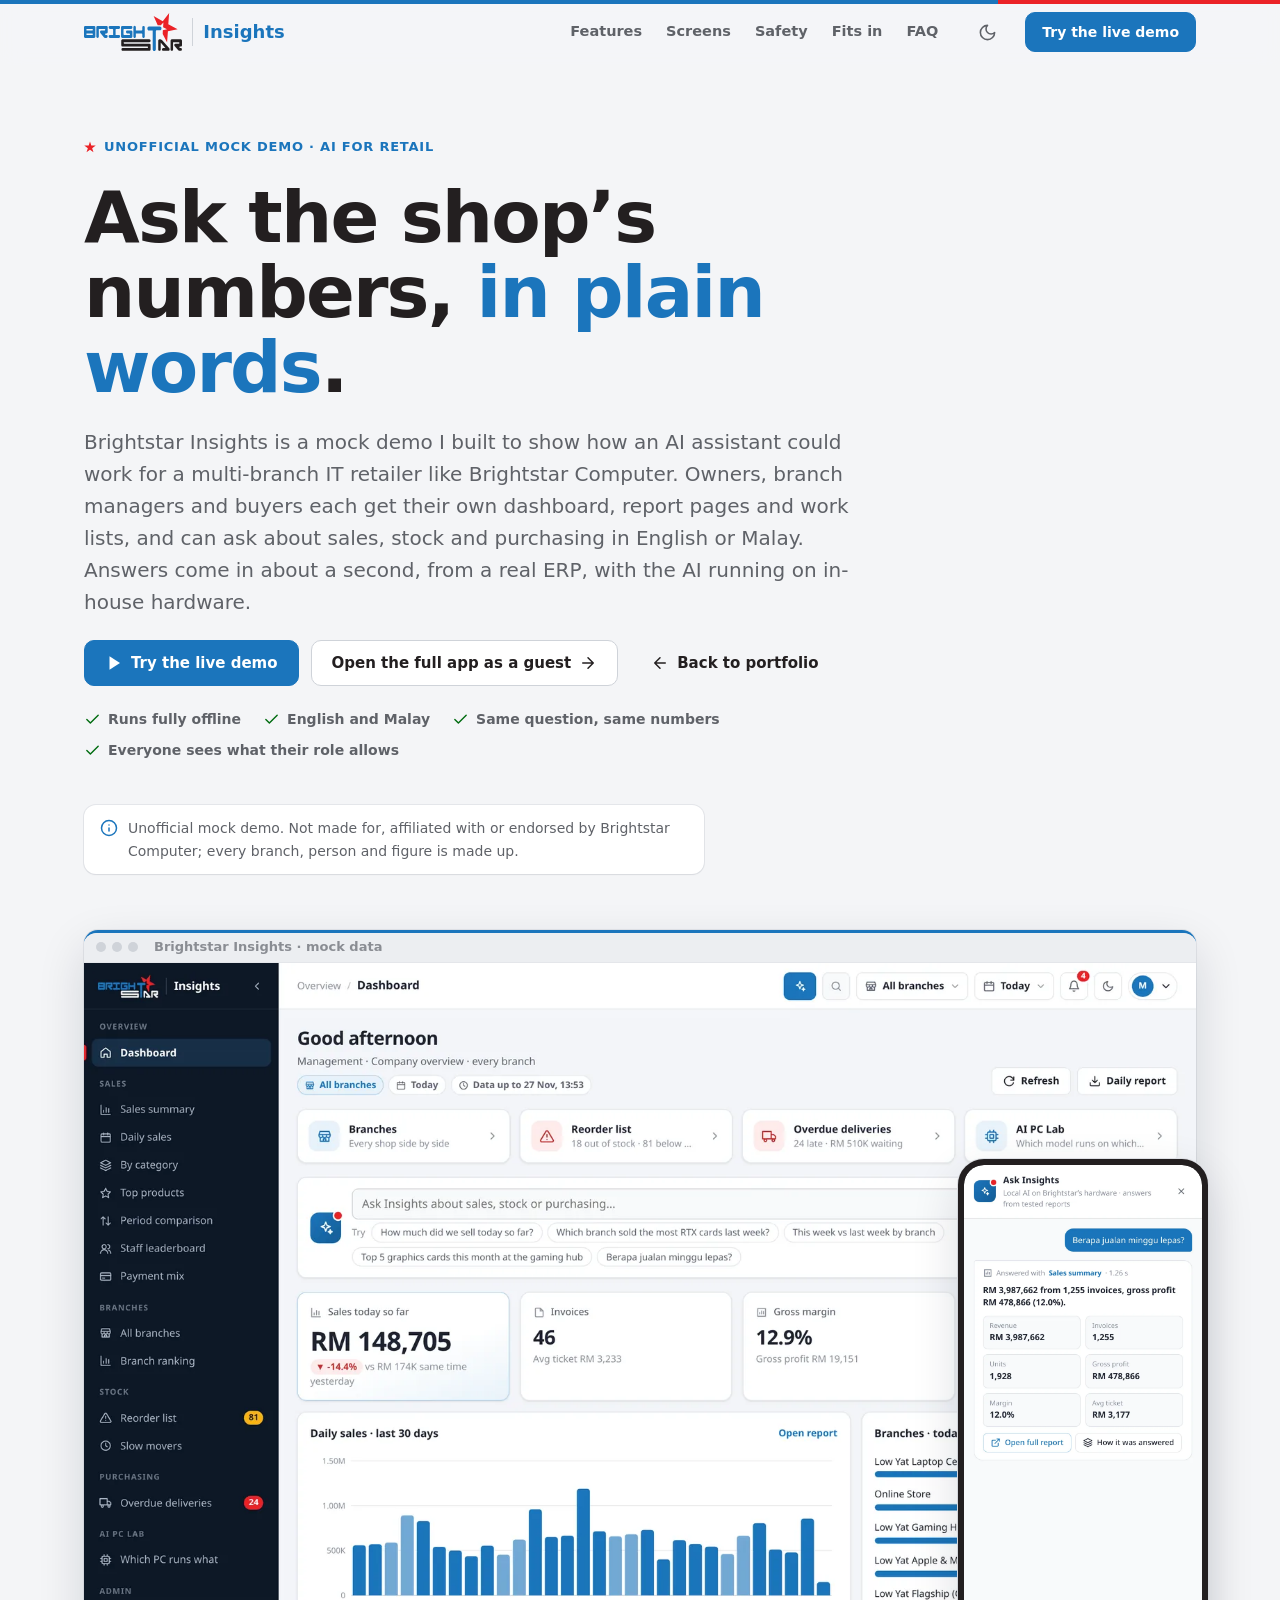
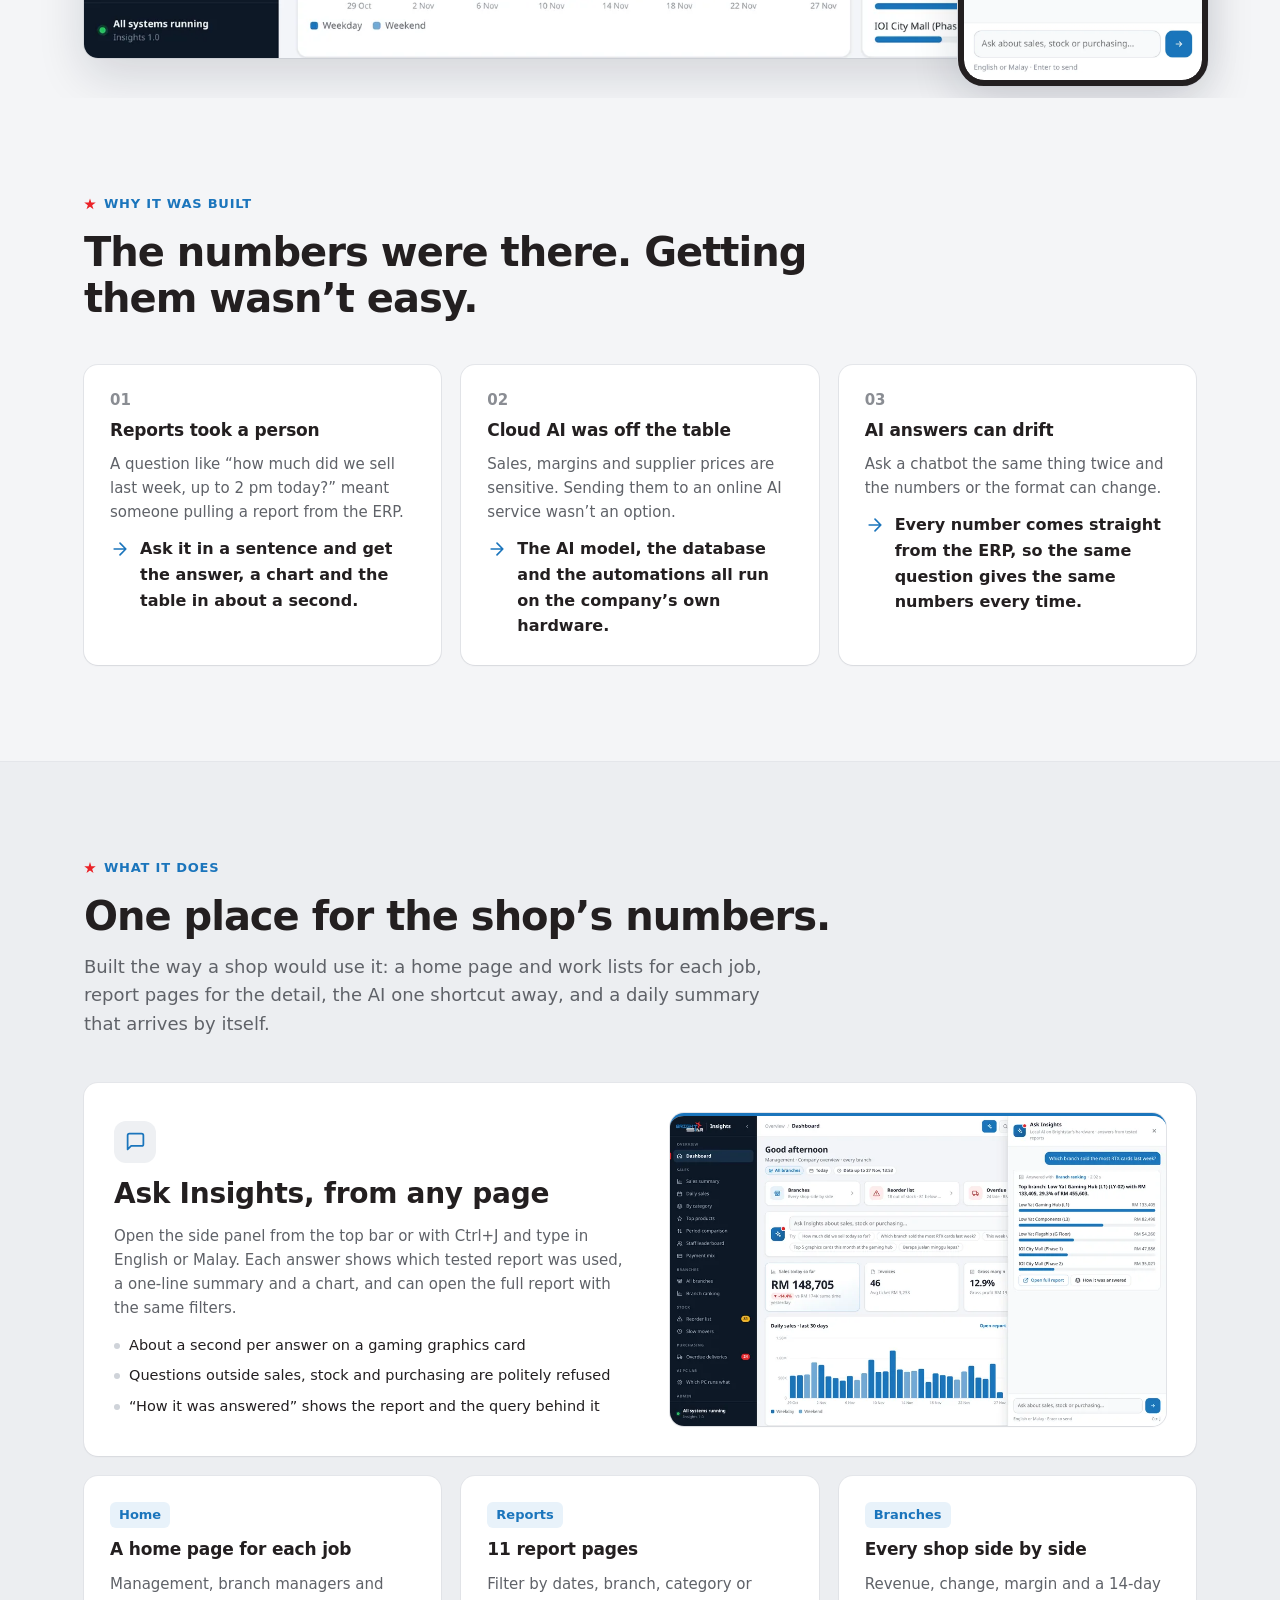
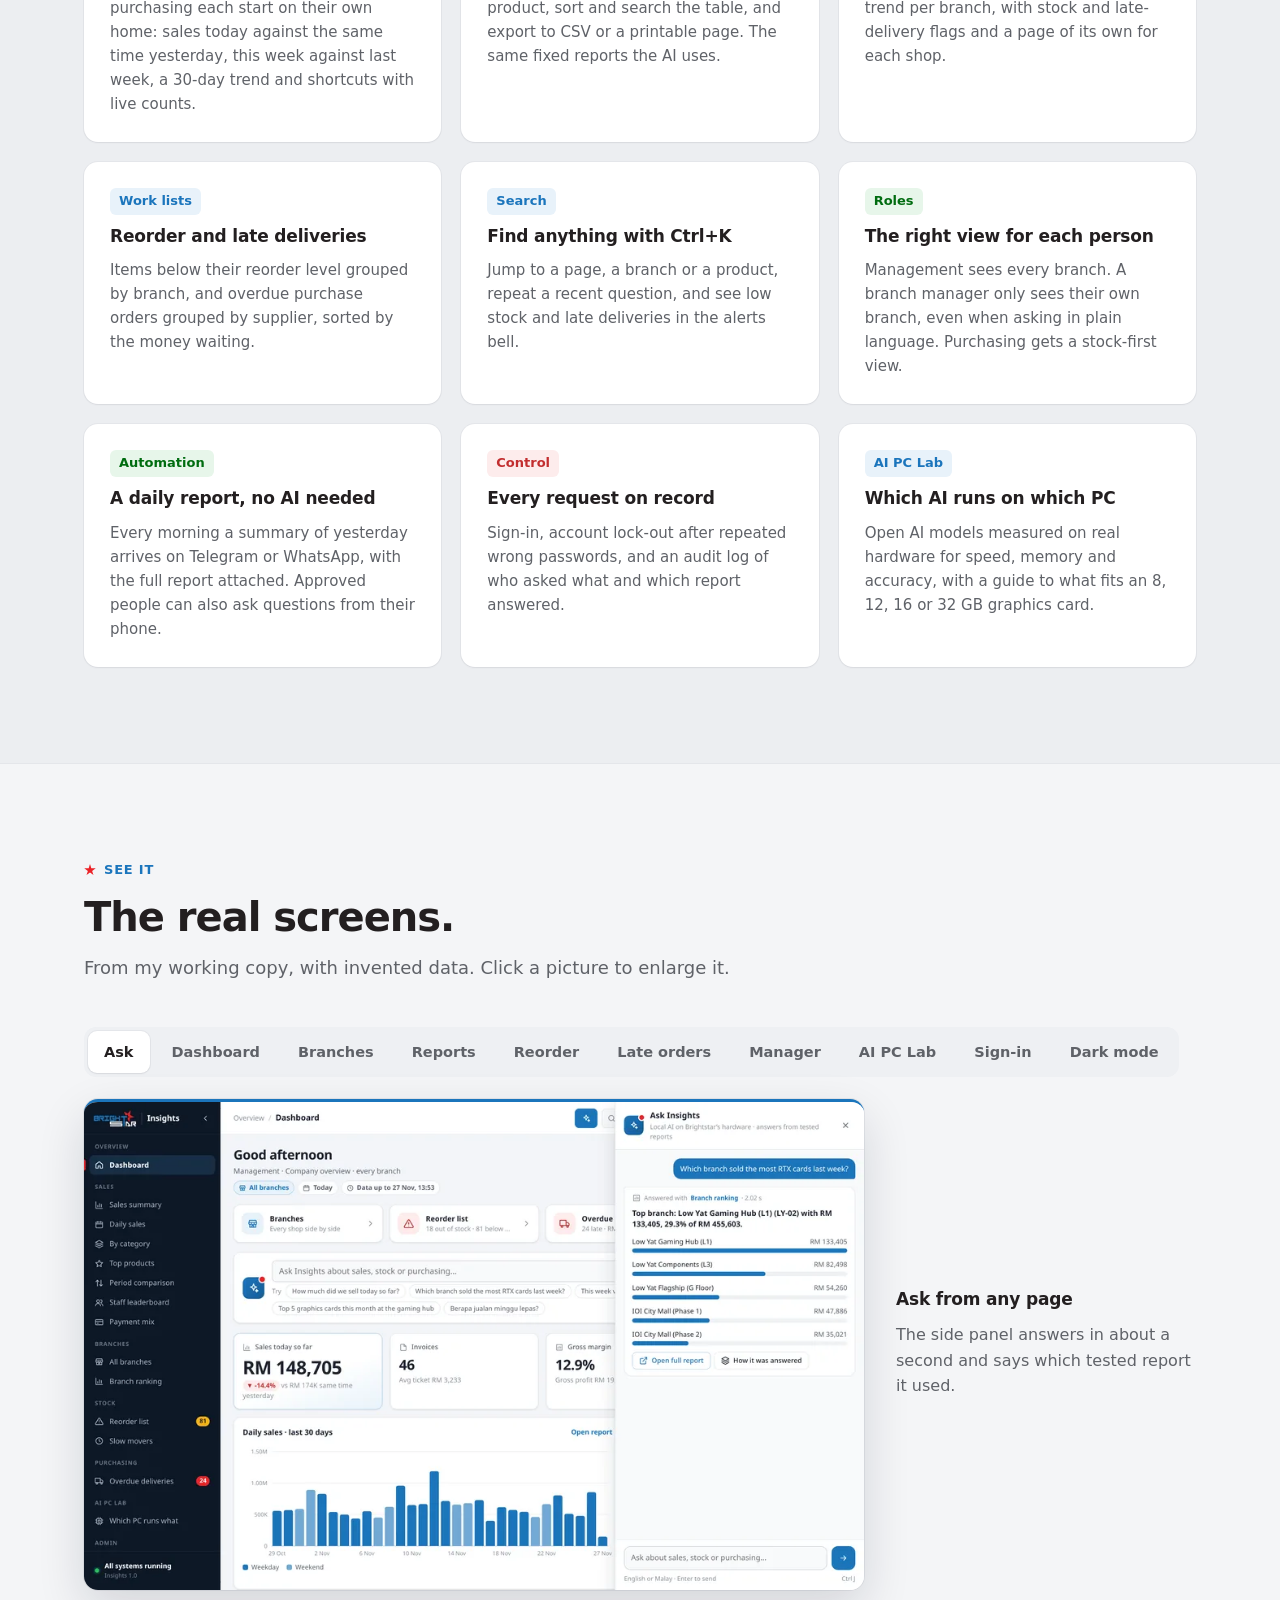
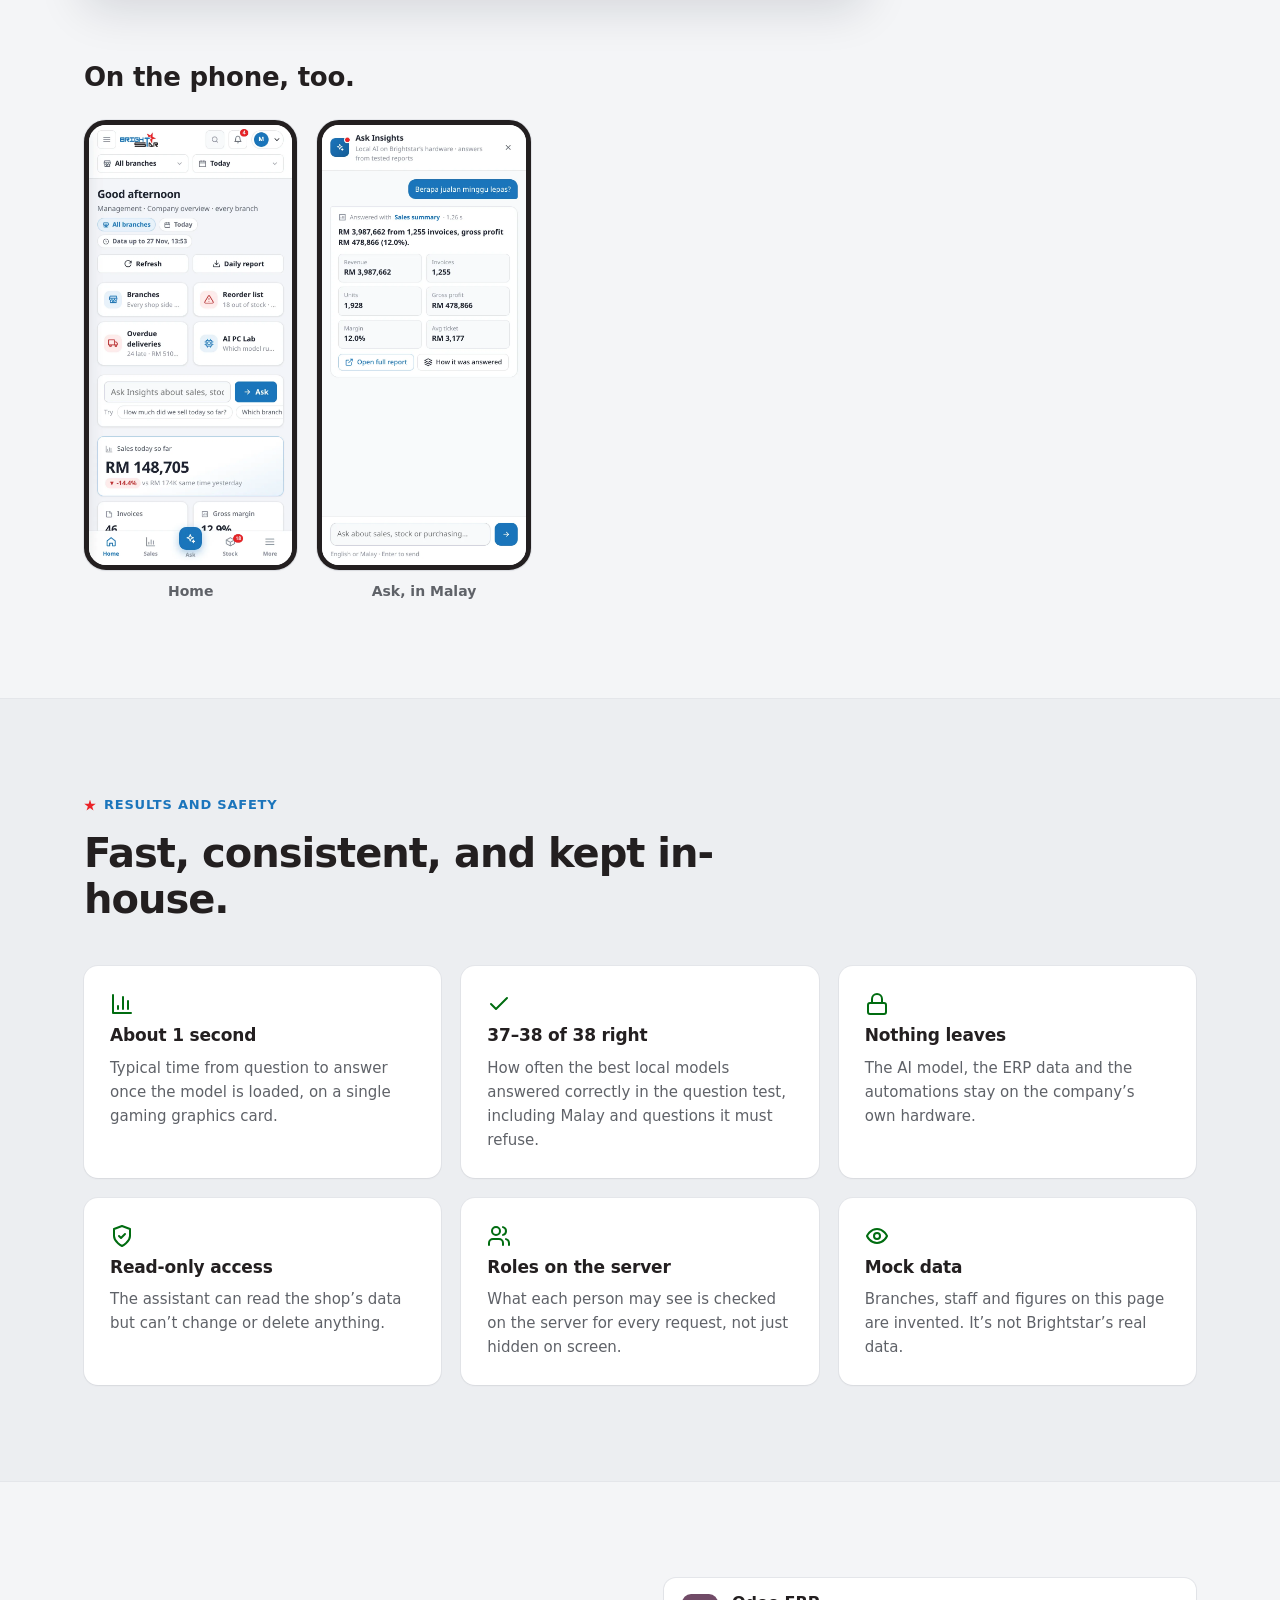
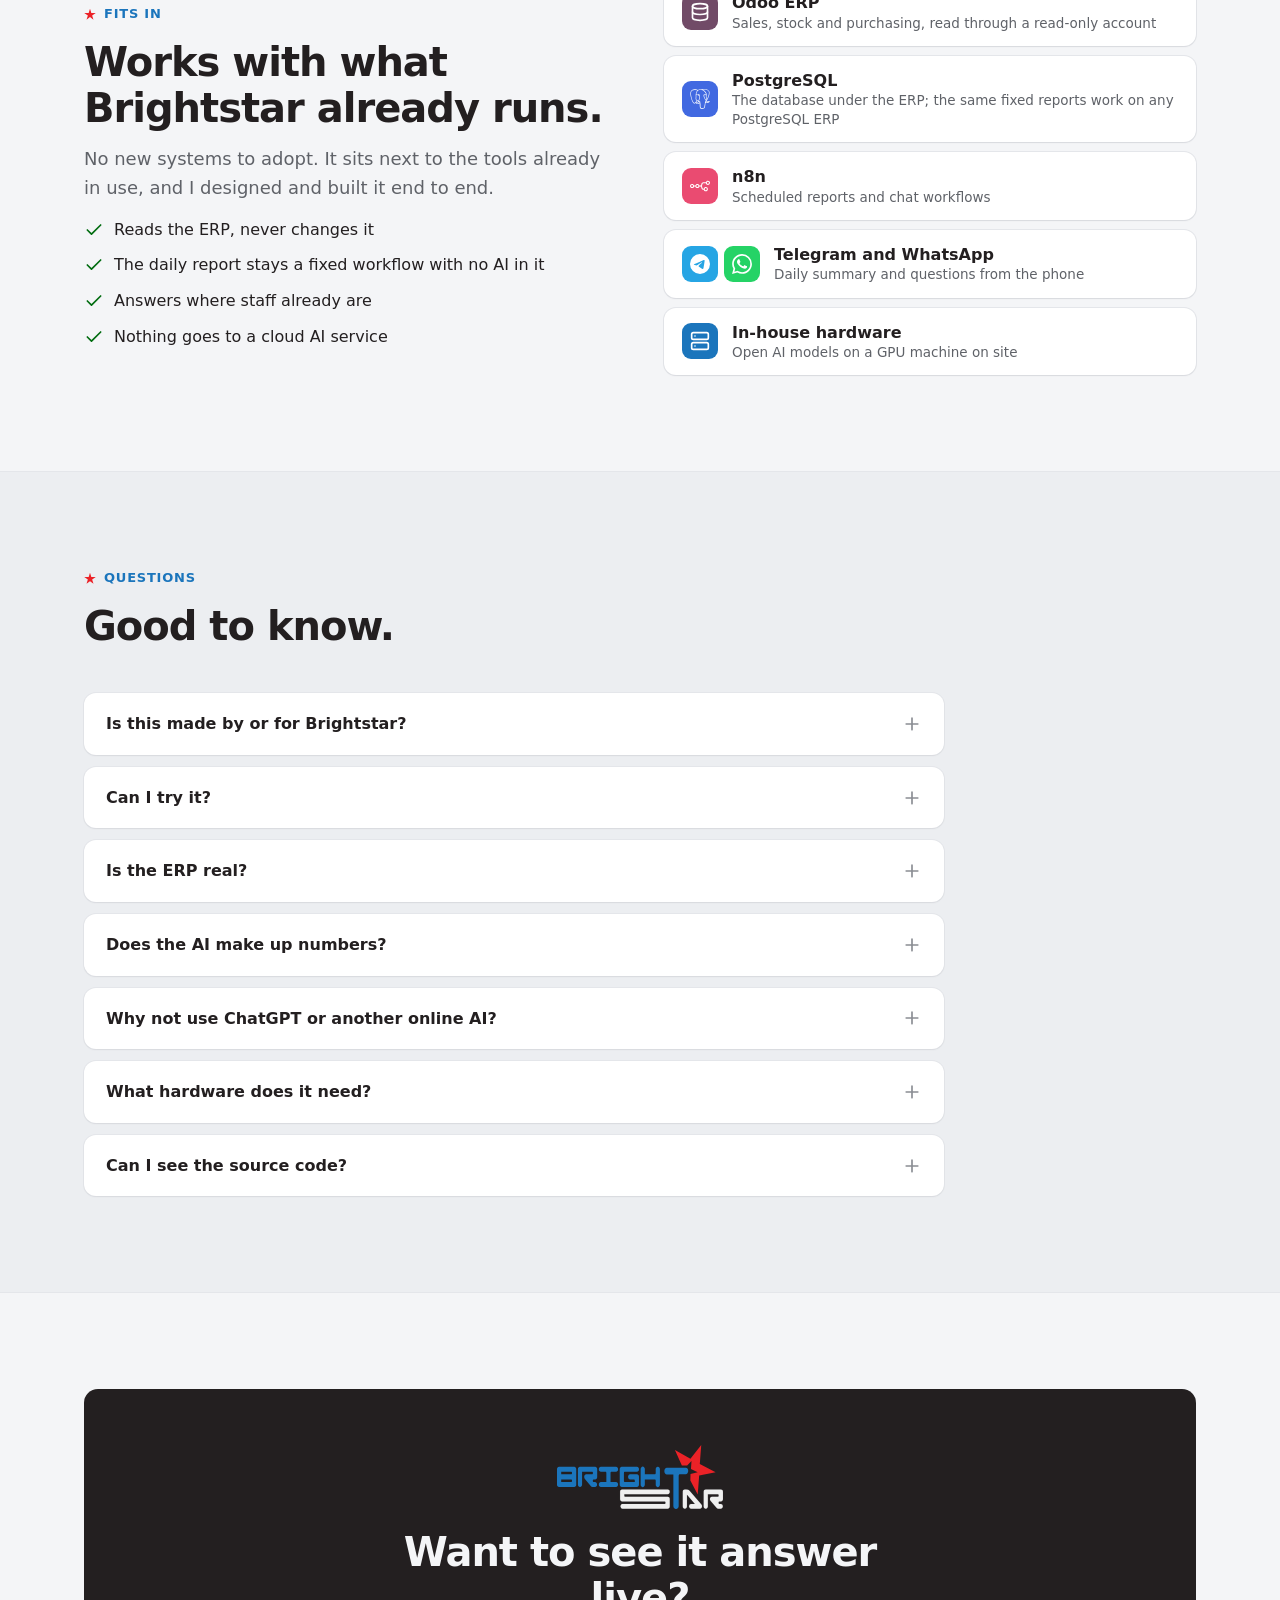
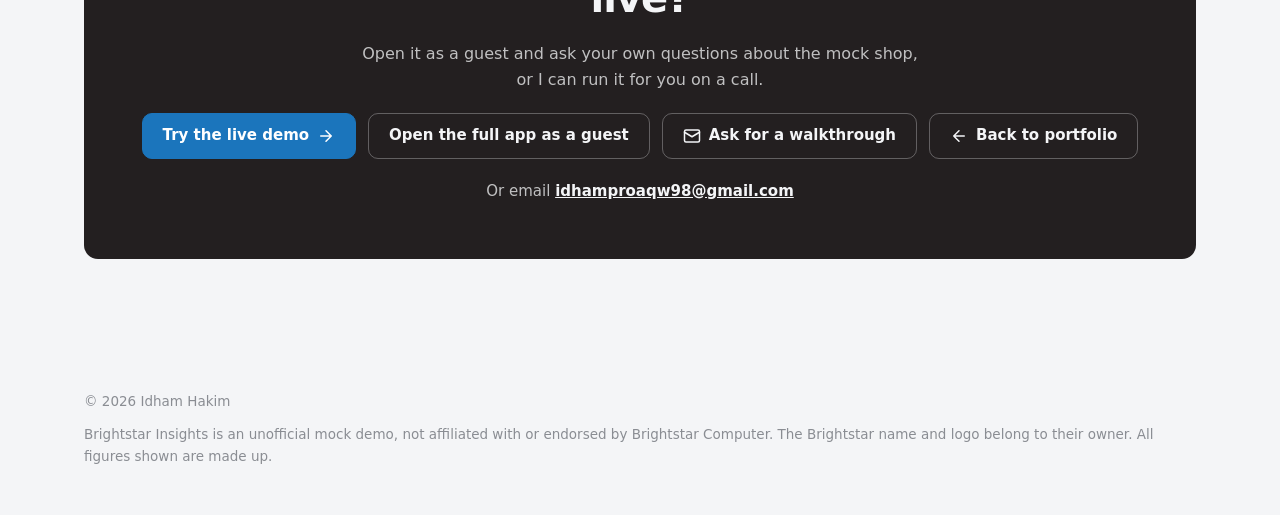
<file: retail/index.html>
<!doctype html>
<html lang="en">
<head>
<meta charset="utf-8">
<meta name="viewport" content="width=device-width, initial-scale=1, viewport-fit=cover">
<title>Brightstar Insights · unofficial mock demo</title>
<meta name="description" content="Brightstar Insights is an unofficial mock demo of an AI assistant for a multi-branch IT retailer: ask about sales, stock and purchasing in plain English or Malay, with the AI running on in-house hardware. Not affiliated with Brightstar Computer; all data made up.">
<meta name="theme-color" content="#f4f5f7" media="(prefers-color-scheme: light)">
<meta name="theme-color" content="#0b0b0c" media="(prefers-color-scheme: dark)">
<meta property="og:title" content="Brightstar Insights · unofficial mock demo">
<meta property="og:description" content="Ask the shop’s numbers in plain words, with the AI on in-house hardware. An unofficial mock demo with made-up data.">
<meta property="og:image" content="https://ezzzy01.github.io/assets/img/ri-dashboard.webp">
<meta property="og:type" content="website">
<meta name="twitter:card" content="summary_large_image">
<link rel="icon" href="img/star.svg" type="image/svg+xml">
<script>try{var s=localStorage.getItem('theme');if(s==='light'||s==='dark')document.documentElement.setAttribute('data-theme',s)}catch(e){}</script>
<style>
:root{color-scheme:light;
 --page:#f4f5f7;--side:#eceef1;--card:#ffffff;--sunken:#eef0f3;--hover:#e8f2fa;
 --line:#e4e6ea;--line2:#cfd3d9;--ink:#231f20;--muted:#5f6268;--faint:#8a8d93;
 --accent:#1b75bc;--accent-h:#145d96;--accent-ink:#fff;--accent-soft:#e8f2fa;--accent-text:#1b75bc;--red:#eb2227;
 --good:#006c10;--good-soft:#e7f6ea;--warn:#8a5a00;--warn-soft:#fff6e0;--bad:#c22e2f;--bad-soft:#fdecec;--info:#1b75bc;--info-soft:#e8f2fa;
 --sans:system-ui,-apple-system,"Segoe UI",Roboto,"Helvetica Neue",Arial,sans-serif;
 --serif:var(--sans);
 --r:10px;--r-lg:14px;--sh1:0 1px 2px rgba(16,24,40,.06),0 0 0 1px var(--line);--sh2:0 18px 48px rgba(16,24,40,.14),0 0 0 1px var(--line);
 --focus:0 0 0 3px color-mix(in srgb,var(--accent) 30%,transparent);--max:1160px}
@media (prefers-color-scheme:dark){:root:not([data-theme="light"]){color-scheme:dark;
 --page:#0b0b0c;--side:#111214;--card:#17181a;--sunken:#111214;--hover:#1d1f22;
 --line:#2a2d31;--line2:#3a3e44;--ink:#efefef;--muted:#a3a8b0;--faint:#7c828b;
 --accent:#4a9be0;--accent-h:#6aaee6;--accent-ink:#0b0b0c;--accent-soft:#102a40;--accent-text:#6aaee6;--red:#ff4d52;
 --good:#53c556;--good-soft:#132a17;--warn:#fbb315;--warn-soft:#3a2e10;--bad:#ff8a8a;--bad-soft:#3a1a1b;--info:#4a9be0;--info-soft:#102a40;
 --sh1:0 0 0 1px var(--line);--sh2:0 18px 48px rgba(0,0,0,.55),0 0 0 1px var(--line2)}}
:root[data-theme="dark"]{color-scheme:dark;
 --page:#0b0b0c;--side:#111214;--card:#17181a;--sunken:#111214;--hover:#1d1f22;
 --line:#2a2d31;--line2:#3a3e44;--ink:#efefef;--muted:#a3a8b0;--faint:#7c828b;
 --accent:#4a9be0;--accent-h:#6aaee6;--accent-ink:#0b0b0c;--accent-soft:#102a40;--accent-text:#6aaee6;--red:#ff4d52;
 --good:#53c556;--good-soft:#132a17;--warn:#fbb315;--warn-soft:#3a2e10;--bad:#ff8a8a;--bad-soft:#3a1a1b;--info:#4a9be0;--info-soft:#102a40;
 --sh1:0 0 0 1px var(--line);--sh2:0 18px 48px rgba(0,0,0,.55),0 0 0 1px var(--line2)}
/* Brightstar touches: blue-to-red stripe, red star, bold sans headings */
header.shell::before{content:"";position:absolute;left:0;right:0;top:0;height:4px;background:linear-gradient(90deg,var(--accent) 0 78%,var(--red) 78% 100%)}
.eyebrow::before{content:"";width:12px;height:12px;flex:none;background:var(--red);
 clip-path:polygon(50% 0,61% 35%,98% 35%,68% 57%,79% 91%,50% 70%,21% 91%,32% 57%,2% 35%,39% 35%)}
h2,.hero h1,.day .t{font-weight:800!important;letter-spacing:-.025em!important}
.frame{border-top:3px solid var(--accent)}
*{box-sizing:border-box}
html{scroll-behavior:smooth;scroll-padding-top:72px;-webkit-text-size-adjust:100%}
@media (prefers-reduced-motion:reduce){html{scroll-behavior:auto}*{animation:none!important;transition:none!important}}
body{margin:0;background:var(--page);color:var(--ink);font:16px/1.6 var(--sans);-webkit-font-smoothing:antialiased}
img{max-width:100%;height:auto;display:block}
a{color:inherit}
:focus-visible{outline:0;box-shadow:var(--focus);border-radius:6px}
.wrap{max-width:var(--max);margin:0 auto;padding:0 24px}
h1,h2,h3{margin:0;line-height:1.15;letter-spacing:-.01em}
h2{font:600 clamp(28px,4vw,40px)/1.15 var(--serif)}
h3{font-size:17px;font-weight:700}
p{margin:0}
.eyebrow{display:inline-flex;align-items:center;gap:8px;font-size:13px;font-weight:700;letter-spacing:.06em;text-transform:uppercase;color:var(--accent-text)}
.lead{color:var(--muted);font-size:18px;max-width:62ch}
section{padding:96px 0}
.shead{display:grid;gap:14px;margin-bottom:44px;max-width:760px}
.btn{display:inline-flex;align-items:center;justify-content:center;gap:8px;min-height:46px;padding:0 20px;border:1px solid var(--line2);border-radius:var(--r);
 background:var(--card);color:var(--ink);font:600 15px/1 var(--sans);text-decoration:none;cursor:pointer;white-space:nowrap;transition:background .12s,border-color .12s}
.btn:hover{background:var(--hover)}
.btn.pri{background:var(--accent);border-color:var(--accent);color:var(--accent-ink)}
.btn.pri:hover{background:var(--accent-h);border-color:var(--accent-h)}
.btn.ghost{border-color:transparent;background:transparent}
.btn.ghost:hover{background:var(--hover)}
.btn svg{width:18px;height:18px;flex:none}
.ico{width:20px;height:20px;fill:none;stroke:currentColor;stroke-width:2;stroke-linecap:round;stroke-linejoin:round;flex:none}
.logo{width:30px;height:30px;border-radius:7px;flex:none}
.bslogo{height:64px;width:auto;margin:0 auto}.bslogo.dk{display:none}
@media (prefers-color-scheme:dark){:root:not([data-theme="light"]) .bslogo.lt{display:none}:root:not([data-theme="light"]) .bslogo.dk{display:block}}
:root[data-theme="dark"] .bslogo.lt{display:none}:root[data-theme="dark"] .bslogo.dk{display:block}
.disc{display:flex;gap:10px;align-items:flex-start;margin-top:22px;padding:12px 16px;border-radius:12px;background:var(--card);box-shadow:var(--sh1);color:var(--muted);font-size:14px;max-width:620px}
.disc .ico{flex:none;width:18px;height:18px;margin-top:2px;color:var(--accent)}

/* top bar */
.shell{position:sticky;top:0;z-index:20;background:color-mix(in srgb,var(--page) 88%,transparent);backdrop-filter:saturate(1.4) blur(10px);-webkit-backdrop-filter:saturate(1.4) blur(10px);border-bottom:1px solid transparent;transition:border-color .2s}
.shell.sc{border-bottom-color:var(--line)}
.shell .wrap{display:flex;align-items:center;gap:18px;height:64px}
.brand{display:flex;align-items:center;gap:10px;font-weight:700;font-size:18px;text-decoration:none;white-space:nowrap}
.hlogo{height:38px;width:auto;display:block}.hlogo.dk{display:none}
.brand .prod{padding-left:10px;border-left:1px solid var(--line2,#d0d4da);color:var(--accent,#1b75bc)}
@media (prefers-color-scheme:dark){:root:not([data-theme="light"]) .hlogo.lt{display:none}:root:not([data-theme="light"]) .hlogo.dk{display:block}}
:root[data-theme="dark"] .hlogo.lt{display:none}:root[data-theme="dark"] .hlogo.dk{display:block}
@media (max-width:400px){.hlogo{height:32px}}
.shell nav{display:flex;gap:2px;margin-left:auto}
.shell nav a{padding:10px 11px;border-radius:8px;text-decoration:none;color:var(--muted);font-size:14.5px;font-weight:600;white-space:nowrap}
.shell nav a:hover{color:var(--ink);background:var(--hover)}
.shell .btn{min-height:40px;padding:0 16px;font-size:14px}
.iconbtn{display:grid;place-items:center;width:40px;height:40px;border:0;border-radius:10px;background:transparent;color:var(--muted);cursor:pointer;flex:none}
.iconbtn:hover{background:var(--hover);color:var(--ink)}
.iconbtn .ico{width:19px;height:19px}

/* hero */
.hero{padding:72px 0 40px;overflow:hidden}
.hero .wrap{display:grid;gap:56px}
.htext{display:grid;gap:22px;max-width:820px;min-width:0}
.hero .wrap>*{min-width:0}
.hero h1{font:600 clamp(40px,6.4vw,72px)/1.04 var(--serif);letter-spacing:-.02em}
.hero h1 em{font-style:normal;color:var(--accent-text)}
.hero .lead{font-size:clamp(17px,2vw,20px)}
.ctas{display:flex;flex-wrap:wrap;gap:12px}
.facts{display:flex;flex-wrap:wrap;gap:8px 22px;color:var(--muted);font-size:14px;font-weight:600}
.facts span{display:inline-flex;align-items:center;gap:7px}
.facts .ico{width:17px;height:17px;color:var(--good)}
.stage{position:relative}
.frame{border-radius:var(--r-lg);overflow:hidden;box-shadow:var(--sh2);background:var(--card)}
.frame .bar{display:flex;align-items:center;gap:6px;height:30px;padding:0 12px;background:var(--side);border-bottom:1px solid var(--line)}
.frame .bar i{width:10px;height:10px;border-radius:50%;background:var(--line2)}
.frame .bar b{margin-left:10px;font-size:13px;font-weight:600;color:var(--faint)}
.float{position:absolute;right:-12px;bottom:-28px;width:min(250px,26%);border-radius:26px;overflow:hidden;box-shadow:var(--sh2);border:6px solid var(--ink);background:var(--ink)}
.float img{border-radius:20px}
.phone-hero{display:none}

/* problem */
.pain{display:grid;grid-template-columns:repeat(3,1fr);gap:20px}
.pain .card{display:grid;gap:12px;align-content:start}
.card{background:var(--card);border-radius:var(--r-lg);box-shadow:var(--sh1);padding:26px}
.pain .was{color:var(--muted);font-size:15px}
.pain .now{display:flex;gap:10px;font-weight:600}
.pain .now .ico{color:var(--accent);margin-top:3px}
.num{font:600 15px var(--sans);color:var(--faint)}

/* features */
.feats{display:grid;grid-template-columns:repeat(3,1fr);gap:20px}
.feat{display:grid;gap:12px;align-content:start}
.feat .tag{display:inline-flex;align-items:center;justify-content:center;width:42px;height:42px;border-radius:12px;background:var(--sunken);color:var(--accent)}
.feat .tag .ico{width:21px;height:21px}
.feat p{color:var(--muted);font-size:15px}
.feat ul{margin:0;padding:0;list-style:none;display:grid;gap:7px;font-size:14.5px}
.feat li{display:flex;gap:9px}
.feat li::before{content:"";flex:none;width:6px;height:6px;border-radius:50%;background:var(--line2);margin-top:9px}
.feat.wide{grid-template-columns:1.05fr 1fr;gap:36px;align-items:center;padding:30px;margin-bottom:20px}
.feat.wide .frame{box-shadow:var(--sh1)}
.feat .badge{justify-self:start}
.badge{display:inline-block;border-radius:6px;padding:3px 9px;font-size:13px;font-weight:700}
.b-bad{background:var(--bad-soft);color:var(--bad)}.b-good{background:var(--good-soft);color:var(--good)}.b-info{background:var(--info-soft);color:var(--info)}

/* screens */
.alt{background:var(--side);border-block:1px solid var(--line)}
.tabs{display:flex;gap:6px;overflow-x:auto;padding:4px;margin:0 0 22px;background:var(--sunken);border-radius:12px;width:max-content;max-width:100%;scrollbar-width:none}
.tabs::-webkit-scrollbar{display:none}
.tab{border:0;background:none;color:var(--muted);font:600 14.5px var(--sans);padding:0 16px;min-height:42px;border-radius:9px;cursor:pointer;white-space:nowrap}
.tab[aria-selected=true]{background:var(--card);color:var(--ink);box-shadow:var(--sh1)}
.shot{display:grid;grid-template-columns:1fr 300px;gap:32px;align-items:center}
.shot .frame{cursor:zoom-in}
.shot .cap{display:grid;gap:12px}
.shot .cap p{color:var(--muted)}
.shot[hidden]{display:none}
.phones{display:grid;grid-template-columns:repeat(3,1fr);gap:20px;max-width:680px}
.phones figure{margin:0;display:grid;gap:10px;text-align:center;font-size:14px;color:var(--muted);font-weight:600}
.phones img{border-radius:22px;border:5px solid var(--ink);background:var(--ink);box-shadow:var(--sh1);cursor:zoom-in}

/* how */
.flow{display:grid;grid-template-columns:1fr auto 1.35fr auto 1fr;gap:14px;align-items:stretch}
.node{display:grid;gap:12px;align-content:start}
.node h3{display:flex;align-items:center;gap:10px}
.node h3 .ico{color:var(--accent)}
.node p,.node li{color:var(--muted);font-size:14.5px}
.node ul{margin:0;padding-left:18px;display:grid;gap:4px}
.node.core{border:2px solid var(--accent);box-shadow:none}
.arrow{display:grid;place-items:center;color:var(--faint);gap:6px;font-size:13px;font-weight:700;text-align:center;letter-spacing:.03em;text-transform:uppercase}
.arrow .ico{width:28px;height:28px}
.day{display:grid;grid-template-columns:repeat(3,1fr);gap:20px;margin-top:20px}
.day .card{display:grid;gap:8px;align-content:start}
.day .t{font:600 30px var(--serif);color:var(--accent-text)}
.day p{color:var(--muted);font-size:15px}

/* privacy */
.sec{display:grid;grid-template-columns:repeat(3,1fr);gap:20px}
.sec .card{display:grid;gap:10px;align-content:start}
.sec .card p{color:var(--muted);font-size:15px}
.sec .ico{color:var(--good);width:24px;height:24px}

/* stack */
.split{display:grid;grid-template-columns:1fr 1fr;gap:48px;align-items:center}
.split .shead{margin:0}
.cos{display:grid;gap:10px}
.co{display:flex;align-items:center;gap:14px;padding:14px 18px;background:var(--card);border-radius:12px;box-shadow:var(--sh1)}
.co .dot{width:36px;height:36px;border-radius:9px;display:grid;place-items:center;font-weight:800;font-size:13px;color:#fff;flex:none}
.co .dot svg{width:20px;height:20px}.co .dots{display:flex;gap:6px;flex:none}
.co div{display:grid;line-height:1.35;min-width:0}
.co small{color:var(--muted);font-size:13.5px}
.checks{margin:0;padding:0;list-style:none;display:grid;gap:10px}
.checks li{display:flex;gap:10px}
.checks .ico{color:var(--good);margin-top:3px}

/* steps */
.roll{display:grid;grid-template-columns:repeat(4,1fr);gap:20px;counter-reset:r;margin:0;padding:0;list-style:none}
.roll li{display:grid;gap:8px;align-content:start;position:relative;padding-top:58px}
.roll li::before{counter-increment:r;content:counter(r);position:absolute;top:0;left:0;width:42px;height:42px;border-radius:50%;display:grid;place-items:center;background:var(--accent-soft);color:var(--accent-text);font:700 17px var(--sans)}
.roll li::after{content:"";position:absolute;top:21px;left:54px;right:-8px;height:2px;background:var(--line)}
.roll li:last-child::after{display:none}
.roll p{color:var(--muted);font-size:15px}
.go{display:flex;justify-content:center;margin-top:44px}

/* faq */
.faq{display:grid;gap:12px;max-width:860px}
.faq details{background:var(--card);border-radius:12px;box-shadow:var(--sh1)}
.faq summary{list-style:none;cursor:pointer;display:flex;align-items:center;justify-content:space-between;gap:16px;padding:18px 22px;font-weight:700;min-height:56px}
.faq summary::-webkit-details-marker{display:none}
.faq summary .ico{transition:transform .2s;color:var(--faint)}
.faq details[open] summary .ico{transform:rotate(45deg)}
.faq details p{padding:0 22px 20px;color:var(--muted)}

/* cta */
.cta{text-align:center}
.cta .card{display:grid;justify-items:center;gap:20px;padding:56px 28px;background:var(--ink);color:var(--page);box-shadow:none}
.cta h2{max-width:20ch}
.cta p{color:color-mix(in srgb,var(--page) 75%,var(--ink));max-width:56ch}
.cta .btn{border-color:color-mix(in srgb,var(--page) 30%,transparent);background:transparent;color:var(--page)}
.cta .btn:hover{background:color-mix(in srgb,var(--page) 10%,transparent)}
.cta .btn.pri{background:var(--accent);border-color:var(--accent);color:var(--accent-ink)}
.cta .mail{font-size:15px;color:color-mix(in srgb,var(--page) 75%,var(--ink))}
.cta .mail a{color:var(--page);font-weight:700;overflow-wrap:anywhere}
.cta .logo{width:54px;height:54px;border-radius:12px}
footer{padding:36px 0 48px;color:var(--faint);font-size:13.5px}
footer .wrap{display:flex;flex-wrap:wrap;gap:12px 28px;justify-content:space-between}

/* phone menu, swipe rows, bottom bar */
.menu-btn{display:none;place-items:center;width:44px;height:44px;border:0;border-radius:10px;background:transparent;color:var(--ink);cursor:pointer;flex:none}
.menu-btn:hover{background:var(--hover)}
dialog#sheet{margin:0 0 auto;width:100%;max-width:100%;max-height:100dvh;border:0;padding:8px 16px calc(20px + env(safe-area-inset-bottom));background:var(--page);color:var(--ink);border-radius:0 0 18px 18px;box-shadow:var(--sh2)}
dialog#sheet::backdrop{background:rgba(11,11,12,.5)}
dialog#sheet[open]{animation:drop .22s ease}
@keyframes drop{from{transform:translateY(-16px);opacity:0}}
.sh-head{display:flex;align-items:center;justify-content:space-between;height:56px}
#sheet nav{display:grid;margin:6px 0 14px}
#sheet nav a{display:flex;align-items:center;min-height:52px;padding:0 4px;border-bottom:1px solid var(--line);text-decoration:none;font-size:18px;font-weight:600}
.sh-cta{display:grid;gap:10px}
.sdots{display:none}
#mbar{display:none}
/* lightbox */
dialog#lb{padding:0;border:0;background:transparent;max-width:min(1600px,96vw);max-height:94vh}
dialog#lb::backdrop{background:rgba(11,11,12,.8)}
dialog#lb img{max-height:90vh;width:auto;border-radius:12px;margin:auto}
dialog#lb button{position:fixed;top:14px;right:14px;width:44px;height:44px;border-radius:50%;border:0;background:#ffffff;color:#231f20;cursor:pointer;display:grid;place-items:center}

/* reveal */
.rv{opacity:0;transform:translateY(14px);transition:opacity .6s ease,transform .6s ease}
.rv.in{opacity:1;transform:none}

@media (max-width:1100px){.shell nav a{padding:10px 8px;font-size:14px}}
@media (max-width:1000px){
 .feats,.sec{grid-template-columns:1fr 1fr}.feat.wide{grid-template-columns:1fr}
 .flow{grid-template-columns:1fr}.arrow{padding:4px 0}.arrow .ico{transform:rotate(90deg)}
 .shot{grid-template-columns:1fr}.split{grid-template-columns:1fr}
 .roll{grid-template-columns:1fr 1fr;row-gap:32px}.roll li::after{display:none}
 .shell nav{display:none}.shell .iconbtn{margin-left:auto}.menu-btn{display:grid}
}
@media (max-width:760px){
 section{padding:64px 0}.wrap{padding:0 16px}.hero{padding:40px 0 24px}.hero .wrap{gap:36px}
 .pain,.feats,.sec,.day{grid-template-columns:1fr}
 .card{padding:22px}.ctas .btn{flex:1 1 100%;white-space:normal;text-align:center}
 .brand{min-height:44px}.cta .mail a{display:inline-block;padding:12px 0}
 .stage .frame,.float{display:none}.phone-hero{display:block;width:min(270px,78%);margin:0 auto;border-radius:30px;border:6px solid var(--ink);background:var(--ink);box-shadow:var(--sh2)}
 .roll{grid-template-columns:1fr}
 .shell .brand span{font-size:17px}
 .shell .wrap{gap:6px;height:60px}.shell .top-cta{min-height:40px;padding:0 14px}
 .swipe-m{display:grid;grid-template-columns:none;grid-auto-flow:column;grid-auto-columns:84%;gap:12px;overflow-x:auto;overscroll-behavior-x:contain;scroll-snap-type:x mandatory;
  margin:0 -16px;padding:4px 16px 10px;scroll-padding:0 16px;scrollbar-width:none;-webkit-overflow-scrolling:touch}
 .swipe-m::-webkit-scrollbar{display:none}
 .swipe-m>*{scroll-snap-align:start;min-width:0}
 .swipe-m>.rv{opacity:1;transform:none}
 .phones.swipe-m{grid-auto-columns:56%;max-width:none}
 .sdots{display:flex;justify-content:center;gap:2px;margin-top:4px}
 .sdots i{width:16px;height:20px;display:grid;place-items:center}
 .sdots i::before{content:"";width:7px;height:7px;border-radius:50%;background:var(--line2);transition:width .2s,background .2s}
 .sdots i[aria-current=true]::before{width:20px;border-radius:4px;background:var(--accent)}
 #mbar{display:grid;grid-template-columns:1fr 1fr;gap:10px;position:fixed;left:0;right:0;bottom:0;z-index:30;padding:10px 16px calc(10px + env(safe-area-inset-bottom));
  background:color-mix(in srgb,var(--page) 92%,transparent);backdrop-filter:blur(10px);-webkit-backdrop-filter:blur(10px);border-top:1px solid var(--line);
  transform:translateY(110%);transition:transform .25s ease}
 #mbar.on{transform:none}
 #mbar .btn{min-height:46px;padding:0 10px}
 footer{padding-bottom:calc(96px + env(safe-area-inset-bottom))}
 .tabs{margin-inline:-4px}
 .shot .cap{order:-1}
 h2{font-size:28px}.lead{font-size:16.5px}
 .flow .card,.day .card{padding:20px}
}
@media (max-width:400px){.shell .top-cta{padding:0 11px;font-size:13.5px}.shell .brand span{font-size:16px}}
</style>
</head>
<body>
<svg width="0" height="0" style="position:absolute" aria-hidden="true">
 <symbol id="i-check" viewBox="0 0 24 24"><path d="M20 6 9 17l-5-5"/></symbol>
 <symbol id="i-arrow" viewBox="0 0 24 24"><path d="M5 12h14M12 5l7 7-7 7"/></symbol>
 <symbol id="i-back" viewBox="0 0 24 24"><path d="M19 12H5M12 19l-7-7 7-7"/></symbol>
 <symbol id="i-cpu" viewBox="0 0 24 24"><rect x="4" y="4" width="16" height="16" rx="2"/><rect x="9" y="9" width="6" height="6"/><path d="M9 1v3M15 1v3M9 20v3M15 20v3M20 9h3M20 14h3M1 9h3M1 14h3"/></symbol>
 <symbol id="i-cart" viewBox="0 0 24 24"><circle cx="9" cy="21" r="1"/><circle cx="20" cy="21" r="1"/><path d="M1 1h4l2.68 13.39a2 2 0 0 0 2 1.61h9.72a2 2 0 0 0 2-1.61L23 6H6"/></symbol>
 <symbol id="i-truck" viewBox="0 0 24 24"><path d="M1 3h15v13H1zM16 8h4l3 3v5h-7z"/><circle cx="5.5" cy="18.5" r="2.5"/><circle cx="18.5" cy="18.5" r="2.5"/></symbol>
 <symbol id="i-swap" viewBox="0 0 24 24"><path d="m17 1 4 4-4 4"/><path d="M3 11V9a4 4 0 0 1 4-4h14M7 23l-4-4 4-4"/><path d="M21 13v2a4 4 0 0 1-4 4H3"/></symbol>
 <symbol id="i-chat" viewBox="0 0 24 24"><path d="M21 15a2 2 0 0 1-2 2H7l-4 4V5a2 2 0 0 1 2-2h14a2 2 0 0 1 2 2z"/></symbol>
 <symbol id="i-box" viewBox="0 0 24 24"><path d="M21 8 12 3 3 8v8l9 5 9-5z"/><path d="m3 8 9 5 9-5M12 13v8"/></symbol>
 <symbol id="i-chart" viewBox="0 0 24 24"><path d="M3 3v18h18"/><path d="M18 17V9M13 17V5M8 17v-3"/></symbol>
 <symbol id="i-globe" viewBox="0 0 24 24"><circle cx="12" cy="12" r="10"/><path d="M2 12h20M12 2a15.3 15.3 0 0 1 4 10 15.3 15.3 0 0 1-4 10 15.3 15.3 0 0 1-4-10 15.3 15.3 0 0 1 4-10z"/></symbol>
 <symbol id="i-sun" viewBox="0 0 24 24"><circle cx="12" cy="12" r="4"/><path d="M12 2v2M12 20v2M4.93 4.93l1.41 1.41M17.66 17.66l1.41 1.41M2 12h2M20 12h2M6.34 17.66l-1.41 1.41M19.07 4.93l-1.41 1.41"/></symbol>
 <symbol id="i-moon" viewBox="0 0 24 24"><path d="M12 3a6 6 0 0 0 9 9 9 9 0 1 1-9-9Z"/></symbol>
 <symbol id="i-file" viewBox="0 0 24 24"><path d="M14 2H6a2 2 0 0 0-2 2v16a2 2 0 0 0 2 2h12a2 2 0 0 0 2-2V8z"/><path d="M14 2v6h6M16 13H8M16 17H8M10 9H8"/></symbol>
 <symbol id="i-db" viewBox="0 0 24 24"><ellipse cx="12" cy="5" rx="9" ry="3"/><path d="M3 5v14c0 1.66 4 3 9 3s9-1.34 9-3V5"/><path d="M3 12c0 1.66 4 3 9 3s9-1.34 9-3"/></symbol>
 <symbol id="i-server" viewBox="0 0 24 24"><rect x="2" y="2" width="20" height="8" rx="2"/><rect x="2" y="14" width="20" height="8" rx="2"/><path d="M6 6h.01M6 18h.01"/></symbol>
 <symbol id="i-users" viewBox="0 0 24 24"><path d="M16 21v-2a4 4 0 0 0-4-4H6a4 4 0 0 0-4 4v2"/><circle cx="9" cy="7" r="4"/><path d="M22 21v-2a4 4 0 0 0-3-3.87M16 3.13a4 4 0 0 1 0 7.75"/></symbol>
 <symbol id="i-shield" viewBox="0 0 24 24"><path d="M12 22s8-4 8-10V5l-8-3-8 3v7c0 6 8 10 8 10z"/><path d="m9 12 2 2 4-4"/></symbol>
 <symbol id="i-lock" viewBox="0 0 24 24"><rect x="3" y="11" width="18" height="11" rx="2"/><path d="M7 11V7a5 5 0 0 1 10 0v4"/></symbol>
 <symbol id="i-eye" viewBox="0 0 24 24"><path d="M2 12s3-7 10-7 10 7 10 7-3 7-10 7-10-7-10-7z"/><circle cx="12" cy="12" r="3"/></symbol>
 <!-- Brand marks: Simple Icons (CC0, simpleicons.org) -->
 <symbol id="si-pg" viewBox="0 0 24 24"><path fill="currentColor" stroke="none" d="M23.5594 14.7228a.5269.5269 0 0 0-.0563-.1191c-.139-.2632-.4768-.3418-1.0074-.2321-1.6533.3411-2.2935.1312-2.5256-.0191 1.342-2.0482 2.445-4.522 3.0411-6.8297.2714-1.0507.7982-3.5237.1222-4.7316a1.5641 1.5641 0 0 0-.1509-.235C21.6931.9086 19.8007.0248 17.5099.0005c-1.4947-.0158-2.7705.3461-3.1161.4794a9.449 9.449 0 0 0-.5159-.0816 8.044 8.044 0 0 0-1.3114-.1278c-1.1822-.0184-2.2038.2642-3.0498.8406-.8573-.3211-4.7888-1.645-7.2219.0788C.9359 2.1526.3086 3.8733.4302 6.3043c.0409.818.5069 3.334 1.2423 5.7436.4598 1.5065.9387 2.7019 1.4334 3.582.553.9942 1.1259 1.5933 1.7143 1.7895.4474.1491 1.1327.1441 1.8581-.7279.8012-.9635 1.5903-1.8258 1.9446-2.2069.4351.2355.9064.3625 1.39.3772a.0569.0569 0 0 0 .0004.0041 11.0312 11.0312 0 0 0-.2472.3054c-.3389.4302-.4094.5197-1.5002.7443-.3102.064-1.1344.2339-1.1464.8115-.0025.1224.0329.2309.0919.3268.2269.4231.9216.6097 1.015.6331 1.3345.3335 2.5044.092 3.3714-.6787-.017 2.231.0775 4.4174.3454 5.0874.2212.5529.7618 1.9045 2.4692 1.9043.2505 0 .5263-.0291.8296-.0941 1.7819-.3821 2.5557-1.1696 2.855-2.9059.1503-.8707.4016-2.8753.5388-4.1012.0169-.0703.0357-.1207.057-.1362.0007-.0005.0697-.0471.4272.0307a.3673.3673 0 0 0 .0443.0068l.2539.0223.0149.001c.8468.0384 1.9114-.1426 2.5312-.4308.6438-.2988 1.8057-1.0323 1.5951-1.6698zM2.371 11.8765c-.7435-2.4358-1.1779-4.8851-1.2123-5.5719-.1086-2.1714.4171-3.6829 1.5623-4.4927 1.8367-1.2986 4.8398-.5408 6.108-.13-.0032.0032-.0066.0061-.0098.0094-2.0238 2.044-1.9758 5.536-1.9708 5.7495-.0002.0823.0066.1989.0162.3593.0348.5873.0996 1.6804-.0735 2.9184-.1609 1.1504.1937 2.2764.9728 3.0892.0806.0841.1648.1631.2518.2374-.3468.3714-1.1004 1.1926-1.9025 2.1576-.5677.6825-.9597.5517-1.0886.5087-.3919-.1307-.813-.5871-1.2381-1.3223-.4796-.839-.9635-2.0317-1.4155-3.5126zm6.0072 5.0871c-.1711-.0428-.3271-.1132-.4322-.1772.0889-.0394.2374-.0902.4833-.1409 1.2833-.2641 1.4815-.4506 1.9143-1.0002.0992-.126.2116-.2687.3673-.4426a.3549.3549 0 0 0 .0737-.1298c.1708-.1513.2724-.1099.4369-.0417.156.0646.3078.26.3695.4752.0291.1016.0619.2945-.0452.4444-.9043 1.2658-2.2216 1.2494-3.1676 1.0128zm2.094-3.988-.0525.141c-.133.3566-.2567.6881-.3334 1.003-.6674-.0021-1.3168-.2872-1.8105-.8024-.6279-.6551-.9131-1.5664-.7825-2.5004.1828-1.3079.1153-2.4468.079-3.0586-.005-.0857-.0095-.1607-.0122-.2199.2957-.2621 1.6659-.9962 2.6429-.7724.4459.1022.7176.4057.8305.928.5846 2.7038.0774 3.8307-.3302 4.7363-.084.1866-.1633.3629-.2311.5454zm7.3637 4.5725c-.0169.1768-.0358.376-.0618.5959l-.146.4383a.3547.3547 0 0 0-.0182.1077c-.0059.4747-.054.6489-.115.8693-.0634.2292-.1353.4891-.1794 1.0575-.11 1.4143-.8782 2.2267-2.4172 2.5565-1.5155.3251-1.7843-.4968-2.0212-1.2217a6.5824 6.5824 0 0 0-.0769-.2266c-.2154-.5858-.1911-1.4119-.1574-2.5551.0165-.5612-.0249-1.9013-.3302-2.6462.0044-.2932.0106-.5909.019-.8918a.3529.3529 0 0 0-.0153-.1126 1.4927 1.4927 0 0 0-.0439-.208c-.1226-.4283-.4213-.7866-.7797-.9351-.1424-.059-.4038-.1672-.7178-.0869.067-.276.1831-.5875.309-.9249l.0529-.142c.0595-.16.134-.3257.213-.5012.4265-.9476 1.0106-2.2453.3766-5.1772-.2374-1.0981-1.0304-1.6343-2.2324-1.5098-.7207.0746-1.3799.3654-1.7088.5321a5.6716 5.6716 0 0 0-.1958.1041c.0918-1.1064.4386-3.1741 1.7357-4.4823a4.0306 4.0306 0 0 1 .3033-.276.3532.3532 0 0 0 .1447-.0644c.7524-.5706 1.6945-.8506 2.802-.8325.4091.0067.8017.0339 1.1742.081 1.939.3544 3.2439 1.4468 4.0359 2.3827.8143.9623 1.2552 1.9315 1.4312 2.4543-1.3232-.1346-2.2234.1268-2.6797.779-.9926 1.4189.543 4.1729 1.2811 5.4964.1353.2426.2522.4522.2889.5413.2403.5825.5515.9713.7787 1.2552.0696.087.1372.1714.1885.245-.4008.1155-1.1208.3825-1.0552 1.717-.0123.1563-.0423.4469-.0834.8148-.0461.2077-.0702.4603-.0994.7662zm.8905-1.6211c-.0405-.8316.2691-.9185.5967-1.0105a2.8566 2.8566 0 0 0 .135-.0406 1.202 1.202 0 0 0 .1342.103c.5703.3765 1.5823.4213 3.0068.1344-.2016.1769-.5189.3994-.9533.6011-.4098.1903-1.0957.333-1.7473.3636-.7197.0336-1.0859-.0807-1.1721-.151zm.5695-9.2712c-.0059.3508-.0542.6692-.1054 1.0017-.055.3576-.112.7274-.1264 1.1762-.0142.4368.0404.8909.0932 1.3301.1066.887.216 1.8003-.2075 2.7014a3.5272 3.5272 0 0 1-.1876-.3856c-.0527-.1276-.1669-.3326-.3251-.6162-.6156-1.1041-2.0574-3.6896-1.3193-4.7446.3795-.5427 1.3408-.5661 2.1781-.463zm.2284 7.0137a12.3762 12.3762 0 0 0-.0853-.1074l-.0355-.0444c.7262-1.1995.5842-2.3862.4578-3.4385-.0519-.4318-.1009-.8396-.0885-1.2226.0129-.4061.0666-.7543.1185-1.0911.0639-.415.1288-.8443.1109-1.3505.0134-.0531.0188-.1158.0118-.1902-.0457-.4855-.5999-1.938-1.7294-3.253-.6076-.7073-1.4896-1.4972-2.6889-2.0395.5251-.1066 1.2328-.2035 2.0244-.1859 2.0515.0456 3.6746.8135 4.8242 2.2824a.908.908 0 0 1 .0667.1002c.7231 1.3556-.2762 6.2751-2.9867 10.5405zm-8.8166-6.1162c-.025.1794-.3089.4225-.6211.4225a.5821.5821 0 0 1-.0809-.0056c-.1873-.026-.3765-.144-.5059-.3156-.0458-.0605-.1203-.178-.1055-.2844.0055-.0401.0261-.0985.0925-.1488.1182-.0894.3518-.1226.6096-.0867.3163.0441.6426.1938.6113.4186zm7.9305-.4114c.0111.0792-.049.201-.1531.3102-.0683.0717-.212.1961-.4079.2232a.5456.5456 0 0 1-.075.0052c-.2935 0-.5414-.2344-.5607-.3717-.024-.1765.2641-.3106.5611-.352.297-.0414.6111.0088.6356.1851z"/></symbol>
 <symbol id="si-n8n" viewBox="0 0 24 24"><path fill="currentColor" stroke="none" d="M21.4737 5.6842c-1.1772 0-2.1663.8051-2.4468 1.8947h-2.8955c-1.235 0-2.289.893-2.492 2.111l-.1038.623a1.263 1.263 0 0 1-1.246 1.0555H11.289c-.2805-1.0896-1.2696-1.8947-2.4468-1.8947s-2.1663.8051-2.4467 1.8947H4.973c-.2805-1.0896-1.2696-1.8947-2.4468-1.8947C1.1311 9.4737 0 10.6047 0 12s1.131 2.5263 2.5263 2.5263c1.1772 0 2.1663-.8051 2.4468-1.8947h1.4223c.2804 1.0896 1.2696 1.8947 2.4467 1.8947 1.1772 0 2.1663-.8051 2.4468-1.8947h1.0008a1.263 1.263 0 0 1 1.2459 1.0555l.1038.623c.203 1.218 1.257 2.111 2.492 2.111h.3692c.2804 1.0895 1.2696 1.8947 2.4468 1.8947 1.3952 0 2.5263-1.131 2.5263-2.5263s-1.131-2.5263-2.5263-2.5263c-1.1772 0-2.1664.805-2.4468 1.8947h-.3692a1.263 1.263 0 0 1-1.246-1.0555l-.1037-.623A2.52 2.52 0 0 0 13.9607 12a2.52 2.52 0 0 0 .821-1.4794l.1038-.623a1.263 1.263 0 0 1 1.2459-1.0555h2.8955c.2805 1.0896 1.2696 1.8947 2.4468 1.8947 1.3952 0 2.5263-1.131 2.5263-2.5263s-1.131-2.5263-2.5263-2.5263m0 1.2632a1.263 1.263 0 0 1 1.2631 1.2631 1.263 1.263 0 0 1-1.2631 1.2632 1.263 1.263 0 0 1-1.2632-1.2632 1.263 1.263 0 0 1 1.2632-1.2631M2.5263 10.7368A1.263 1.263 0 0 1 3.7895 12a1.263 1.263 0 0 1-1.2632 1.2632A1.263 1.263 0 0 1 1.2632 12a1.263 1.263 0 0 1 1.2631-1.2632m6.3158 0A1.263 1.263 0 0 1 10.1053 12a1.263 1.263 0 0 1-1.2632 1.2632A1.263 1.263 0 0 1 7.579 12a1.263 1.263 0 0 1 1.2632-1.2632m10.1053 3.7895a1.263 1.263 0 0 1 1.2631 1.2632 1.263 1.263 0 0 1-1.2631 1.2631 1.263 1.263 0 0 1-1.2632-1.2631 1.263 1.263 0 0 1 1.2632-1.2632"/></symbol>
 <symbol id="si-tg" viewBox="0 0 24 24"><path fill="currentColor" stroke="none" d="M11.944 0A12 12 0 0 0 0 12a12 12 0 0 0 12 12 12 12 0 0 0 12-12A12 12 0 0 0 12 0a12 12 0 0 0-.056 0zm4.962 7.224c.1-.002.321.023.465.14a.506.506 0 0 1 .171.325c.016.093.036.306.02.472-.18 1.898-.962 6.502-1.36 8.627-.168.9-.499 1.201-.82 1.23-.696.065-1.225-.46-1.9-.902-1.056-.693-1.653-1.124-2.678-1.8-1.185-.78-.417-1.21.258-1.91.177-.184 3.247-2.977 3.307-3.23.007-.032.014-.15-.056-.212s-.174-.041-.249-.024c-.106.024-1.793 1.14-5.061 3.345-.48.33-.913.49-1.302.48-.428-.008-1.252-.241-1.865-.44-.752-.245-1.349-.374-1.297-.789.027-.216.325-.437.893-.663 3.498-1.524 5.83-2.529 6.998-3.014 3.332-1.386 4.025-1.627 4.476-1.635z"/></symbol>
 <symbol id="si-wa" viewBox="0 0 24 24"><path fill="currentColor" stroke="none" d="M17.472 14.382c-.297-.149-1.758-.867-2.03-.967-.273-.099-.471-.148-.67.15-.197.297-.767.966-.94 1.164-.173.199-.347.223-.644.075-.297-.15-1.255-.463-2.39-1.475-.883-.788-1.48-1.761-1.653-2.059-.173-.297-.018-.458.13-.606.134-.133.298-.347.446-.52.149-.174.198-.298.298-.497.099-.198.05-.371-.025-.52-.075-.149-.669-1.612-.916-2.207-.242-.579-.487-.5-.669-.51-.173-.008-.371-.01-.57-.01-.198 0-.52.074-.792.372-.272.297-1.04 1.016-1.04 2.479 0 1.462 1.065 2.875 1.213 3.074.149.198 2.096 3.2 5.077 4.487.709.306 1.262.489 1.694.625.712.227 1.36.195 1.871.118.571-.085 1.758-.719 2.006-1.413.248-.694.248-1.289.173-1.413-.074-.124-.272-.198-.57-.347m-5.421 7.403h-.004a9.87 9.87 0 01-5.031-1.378l-.361-.214-3.741.982.998-3.648-.235-.374a9.86 9.86 0 01-1.51-5.26c.001-5.45 4.436-9.884 9.888-9.884 2.64 0 5.122 1.03 6.988 2.898a9.825 9.825 0 012.893 6.994c-.003 5.45-4.437 9.884-9.885 9.884m8.413-18.297A11.815 11.815 0 0012.05 0C5.495 0 .16 5.335.157 11.892c0 2.096.547 4.142 1.588 5.945L.057 24l6.305-1.654a11.882 11.882 0 005.683 1.448h.005c6.554 0 11.89-5.335 11.893-11.893a11.821 11.821 0 00-3.48-8.413Z"/></symbol>
 <symbol id="i-info" viewBox="0 0 24 24"><circle cx="12" cy="12" r="10"/><path d="M12 16v-4"/><path d="M12 8h.01"/></symbol>
 <symbol id="i-key" viewBox="0 0 24 24"><path d="m21 2-2 2m-7.61 7.61a5.5 5.5 0 1 1-7.78 7.78 5.5 5.5 0 0 1 7.78-7.78zm0 0L15.5 7.5m0 0 3 3L22 7l-3-3m-3.5 3.5L19 4"/></symbol>
 <symbol id="i-plus" viewBox="0 0 24 24"><path d="M12 5v14M5 12h14"/></symbol>
 <symbol id="i-x" viewBox="0 0 24 24"><path d="M18 6 6 18M6 6l12 12"/></symbol>
 <symbol id="i-mail" viewBox="0 0 24 24"><rect x="2" y="4" width="20" height="16" rx="2"/><path d="m22 7-10 6L2 7"/></symbol>
 <symbol id="i-menu" viewBox="0 0 24 24"><path d="M4 6h16M4 12h16M4 18h16"/></symbol>
 <symbol id="i-play" viewBox="0 0 24 24"><path d="m6 3 14 9-14 9z"/></symbol>
</svg>

<header class="shell" id="top">
 <div class="wrap">
  <a class="brand" href="#top" aria-label="Brightstar Insights, back to top"><img class="hlogo lt" src="img/brightstar-logo.svg" width="99" height="38" alt="Brightstar"><img class="hlogo dk" src="img/brightstar-logo-dark.svg" width="99" height="38" alt=""><span class="prod">Insights</span></a>
  <nav aria-label="Sections">
   <a href="#features">Features</a><a href="#screens">Screens</a><a href="#trust">Safety</a><a href="#stack">Fits in</a><a href="#faq">FAQ</a>
  </nav>
  <button class="iconbtn" id="theme" type="button" aria-label="Switch to dark mode" title="Light / dark"><svg class="ico"><use href="#i-moon"/></svg></button>
  <a class="btn pri top-cta" href="https://archlinux.taila38d1a.ts.net:8443/retail/try">Try the live demo</a>
  <button class="menu-btn" id="menuBtn" type="button" aria-label="Open menu" aria-haspopup="dialog" aria-controls="sheet"><svg class="ico"><use href="#i-menu"/></svg></button>
 </div>
</header>
<dialog id="sheet" aria-label="Menu">
 <div class="sh-head"><span class="brand"><img class="logo" src="img/star.svg" width="30" height="30" alt=""><span>Brightstar Insights</span></span><button type="button" class="menu-btn" data-close aria-label="Close menu"><svg class="ico"><use href="#i-x"/></svg></button></div>
 <nav aria-label="Sections">
  <a href="#features">Features</a><a href="#screens">Screens</a><a href="#trust">Safety</a><a href="#stack">Fits in</a><a href="#faq">FAQ</a>
 </nav>
 <div class="sh-cta"><a class="btn pri" href="https://archlinux.taila38d1a.ts.net:8443/retail/try">Try the live demo</a><a class="btn" href="https://archlinux.taila38d1a.ts.net:8443/retail/login">Open the full app as a guest</a><a class="btn" href="mailto:idhamproaqw98@gmail.com?subject=Brightstar%20Insights%20demo">Ask for a walkthrough</a><a class="btn" href="../#work"><svg class="ico"><use href="#i-back"/></svg>Back to portfolio</a></div>
</dialog>

<main>
<section class="hero">
 <div class="wrap">
  <div class="htext">
   <span class="eyebrow">Unofficial mock demo · AI for retail</span>
   <h1>Ask the shop’s numbers, <em>in plain words</em>.</h1>
   <p class="lead">Brightstar Insights is a mock demo I built to show how an AI assistant could work for a multi-branch IT retailer like Brightstar Computer. Owners, branch managers and buyers each get their own dashboard, report pages and work lists, and can ask about sales, stock and purchasing in English or Malay. Answers come in about a second, from a real ERP, with the AI running on in-house hardware.</p>
   <div class="ctas">
    <a class="btn pri" href="https://archlinux.taila38d1a.ts.net:8443/retail/try"><svg class="ico" style="fill:currentColor;stroke:none"><use href="#i-play"/></svg>Try the live demo</a>
    <a class="btn" href="https://archlinux.taila38d1a.ts.net:8443/retail/login">Open the full app as a guest<svg class="ico"><use href="#i-arrow"/></svg></a>
    <a class="btn ghost" href="../#work"><svg class="ico"><use href="#i-back"/></svg>Back to portfolio</a>
   </div>
   <div class="facts">
    <span><svg class="ico"><use href="#i-check"/></svg>Runs fully offline</span>
    <span><svg class="ico"><use href="#i-check"/></svg>English and Malay</span>
    <span><svg class="ico"><use href="#i-check"/></svg>Same question, same numbers</span>
    <span><svg class="ico"><use href="#i-check"/></svg>Everyone sees what their role allows</span>
   </div>
   <p class="disc"><svg class="ico"><use href="#i-info"/></svg><span>Unofficial mock demo. Not made for, affiliated with or endorsed by Brightstar Computer; every branch, person and figure is made up.</span></p>
  </div>
  <div class="stage">
   <div class="frame"><div class="bar"><i></i><i></i><i></i><b>Brightstar Insights · mock data</b></div>
    <img src="../assets/img/ri-dashboard.webp" width="1600" height="1000" alt="Brightstar Insights dashboard: a sidebar by job, quick links to branches, the reorder list, overdue deliveries and the AI PC Lab, an ask bar, today’s sales tiles, a 30-day chart and branches today">
   </div>
   <div class="float"><img src="../assets/img/ri-phone.webp" width="780" height="1688" alt="A question in Malay answered on a phone" loading="lazy"></div>
   <img class="phone-hero" src="../assets/img/ri-phone.webp" width="780" height="1688" alt="Brightstar Insights answering a question in Malay on a phone" loading="lazy">
  </div>
 </div>
</section>

<section id="why">
 <div class="wrap">
  <div class="shead rv"><span class="eyebrow">Why it was built</span><h2>The numbers were there. Getting them wasn’t easy.</h2></div>
  <div class="pain swipe-m">
   <div class="card rv"><span class="num">01</span><h3>Reports took a person</h3><p class="was">A question like “how much did we sell last week, up to 2 pm today?” meant someone pulling a report from the ERP.</p><p class="now"><svg class="ico"><use href="#i-arrow"/></svg>Ask it in a sentence and get the answer, a chart and the table in about a second.</p></div>
   <div class="card rv"><span class="num">02</span><h3>Cloud AI was off the table</h3><p class="was">Sales, margins and supplier prices are sensitive. Sending them to an online AI service wasn’t an option.</p><p class="now"><svg class="ico"><use href="#i-arrow"/></svg>The AI model, the database and the automations all run on the company’s own hardware.</p></div>
   <div class="card rv"><span class="num">03</span><h3>AI answers can drift</h3><p class="was">Ask a chatbot the same thing twice and the numbers or the format can change.</p><p class="now"><svg class="ico"><use href="#i-arrow"/></svg>Every number comes straight from the ERP, so the same question gives the same numbers every time.</p></div>
  </div>
 </div>
</section>

<section id="features" class="alt">
 <div class="wrap">
  <div class="shead rv"><span class="eyebrow">What it does</span><h2>One place for the shop’s numbers.</h2><p class="lead">Built the way a shop would use it: a home page and work lists for each job, report pages for the detail, the AI one shortcut away, and a daily summary that arrives by itself.</p></div>
  <div class="card feat wide rv">
    <div style="display:grid;gap:14px">
     <span class="tag"><svg class="ico"><use href="#i-chat"/></svg></span>
     <h3 style="font:600 28px/1.2 var(--serif)">Ask Insights, from any page</h3>
     <p>Open the side panel from the top bar or with Ctrl+J and type in English or Malay. Each answer shows which tested report was used, a one-line summary and a chart, and can open the full report with the same filters.</p>
     <ul><li>About a second per answer on a gaming graphics card</li><li>Questions outside sales, stock and purchasing are politely refused</li><li>“How it was answered” shows the report and the query behind it</li></ul>
    </div>
    <div class="frame"><img src="../assets/img/ri-answer-960.webp" data-full="../assets/img/ri-answer.webp" width="960" height="600" alt="The Ask Insights side panel open over the dashboard: which branch sold the most RTX cards last week, answered with the branch ranking report and a bar chart" loading="lazy"></div>
  </div>
  <div class="feats swipe-m">
   <div class="card feat rv"><span class="badge b-info">Home</span><h3>A home page for each job</h3><p>Management, branch managers and purchasing each start on their own home: sales today against the same time yesterday, this week against last week, a 30-day trend and shortcuts with live counts.</p></div>
   <div class="card feat rv"><span class="badge b-info">Reports</span><h3>11 report pages</h3><p>Filter by dates, branch, category or product, sort and search the table, and export to CSV or a printable page. The same fixed reports the AI uses.</p></div>
   <div class="card feat rv"><span class="badge b-info">Branches</span><h3>Every shop side by side</h3><p>Revenue, change, margin and a 14-day trend per branch, with stock and late-delivery flags and a page of its own for each shop.</p></div>
   <div class="card feat rv"><span class="badge b-info">Work lists</span><h3>Reorder and late deliveries</h3><p>Items below their reorder level grouped by branch, and overdue purchase orders grouped by supplier, sorted by the money waiting.</p></div>
   <div class="card feat rv"><span class="badge b-info">Search</span><h3>Find anything with Ctrl+K</h3><p>Jump to a page, a branch or a product, repeat a recent question, and see low stock and late deliveries in the alerts bell.</p></div>
   <div class="card feat rv"><span class="badge b-good">Roles</span><h3>The right view for each person</h3><p>Management sees every branch. A branch manager only sees their own branch, even when asking in plain language. Purchasing gets a stock-first view.</p></div>
   <div class="card feat rv"><span class="badge b-good">Automation</span><h3>A daily report, no AI needed</h3><p>Every morning a summary of yesterday arrives on Telegram or WhatsApp, with the full report attached. Approved people can also ask questions from their phone.</p></div>
   <div class="card feat rv"><span class="badge b-bad">Control</span><h3>Every request on record</h3><p>Sign-in, account lock-out after repeated wrong passwords, and an audit log of who asked what and which report answered.</p></div>
   <div class="card feat rv"><span class="badge b-info">AI PC Lab</span><h3>Which AI runs on which PC</h3><p>Open AI models measured on real hardware for speed, memory and accuracy, with a guide to what fits an 8, 12, 16 or 32 GB graphics card.</p></div>
  </div>
 </div>
</section>

<section id="screens">
 <div class="wrap">
  <div class="shead rv"><span class="eyebrow">See it</span><h2>The real screens.</h2><p class="lead">From my working copy, with invented data. Click a picture to enlarge it.</p></div>
  <div class="tabs" role="tablist" aria-label="Screens">
   <button class="tab" role="tab" aria-selected="true" aria-controls="s1" id="t1">Ask</button>
   <button class="tab" role="tab" aria-selected="false" aria-controls="s2" id="t2">Dashboard</button>
   <button class="tab" role="tab" aria-selected="false" aria-controls="s3" id="t3">Branches</button>
   <button class="tab" role="tab" aria-selected="false" aria-controls="s4" id="t4">Reports</button>
   <button class="tab" role="tab" aria-selected="false" aria-controls="s5" id="t5">Reorder</button>
   <button class="tab" role="tab" aria-selected="false" aria-controls="s6" id="t6">Late orders</button>
   <button class="tab" role="tab" aria-selected="false" aria-controls="s7" id="t7">Manager</button>
   <button class="tab" role="tab" aria-selected="false" aria-controls="s8" id="t8">AI PC Lab</button>
   <button class="tab" role="tab" aria-selected="false" aria-controls="s9" id="t9">Sign-in</button>
   <button class="tab" role="tab" aria-selected="false" aria-controls="s10" id="t10">Dark mode</button>
  </div>
  <div class="shot" role="tabpanel" id="s1" aria-labelledby="t1"><div class="frame"><img src="../assets/img/ri-answer-960.webp" data-full="../assets/img/ri-answer.webp" width="960" height="600" alt="The Ask Insights side panel over the dashboard: which branch sold the most RTX cards last week, answered with the branch ranking report" loading="lazy"></div><div class="cap"><h3>Ask from any page</h3><p>The side panel answers in about a second and says which tested report it used.</p></div></div>
  <div class="shot" role="tabpanel" id="s2" aria-labelledby="t2" hidden><div class="frame"><img src="../assets/img/ri-dashboard-960.webp" data-full="../assets/img/ri-dashboard.webp" width="960" height="600" alt="Management dashboard: quick links, an ask bar, today’s sales tiles, a 30-day chart and branches today" loading="lazy"></div><div class="cap"><h3>Today at a glance</h3><p>Management’s home page, with no AI involved.</p></div></div>
  <div class="shot" role="tabpanel" id="s3" aria-labelledby="t3" hidden><div class="frame"><img src="../assets/img/ri-branches-960.webp" data-full="../assets/img/ri-branches.webp" width="960" height="600" alt="All branches as cards with revenue, change, margin, a 14-day trend and stock and delivery flags" loading="lazy"></div><div class="cap"><h3>Every shop side by side</h3><p>Sort by revenue, change or code, then open any branch.</p></div></div>
  <div class="shot" role="tabpanel" id="s4" aria-labelledby="t4" hidden><div class="frame"><img src="../assets/img/ri-report-960.webp" data-full="../assets/img/ri-report.webp" width="960" height="600" alt="Top products report page with filters, summary tiles, a chart and the table" loading="lazy"></div><div class="cap"><h3>A full report page</h3><p>Filters, a summary line, a chart and the table, with CSV or printable export.</p></div></div>
  <div class="shot" role="tabpanel" id="s5" aria-labelledby="t5" hidden><div class="frame"><img src="../assets/img/ri-reorder-960.webp" data-full="../assets/img/ri-reorder.webp" width="960" height="600" alt="Reorder list grouped by branch: items out of stock or below their reorder level" loading="lazy"></div><div class="cap"><h3>Reorder list</h3><p>Out of stock and running low, grouped by branch, with what’s already on order.</p></div></div>
  <div class="shot" role="tabpanel" id="s6" aria-labelledby="t6" hidden><div class="frame"><img src="../assets/img/ri-late-960.webp" data-full="../assets/img/ri-late.webp" width="960" height="600" alt="Overdue deliveries grouped by supplier, with days late and the money still to come" loading="lazy"></div><div class="cap"><h3>Overdue deliveries</h3><p>Late purchase orders grouped by supplier, biggest money first.</p></div></div>
  <div class="shot" role="tabpanel" id="s7" aria-labelledby="t7" hidden><div class="frame"><img src="../assets/img/ri-branch-960.webp" data-full="../assets/img/ri-branch.webp" width="960" height="600" alt="Branch manager’s home limited to one branch" loading="lazy"></div><div class="cap"><h3>Only your branch</h3><p>A branch manager’s home: every number limited to their own shop.</p></div></div>
  <div class="shot" role="tabpanel" id="s8" aria-labelledby="t8" hidden><div class="frame"><img src="../assets/img/ri-bench-960.webp" data-full="../assets/img/ri-bench.webp" width="960" height="600" alt="AI PC Lab comparing open AI models by speed, memory and accuracy" loading="lazy"></div><div class="cap"><h3>Which model for which PC</h3><p>Open models measured on one graphics card, with a guide by card size.</p></div></div>
  <div class="shot" role="tabpanel" id="s9" aria-labelledby="t9" hidden><div class="frame"><img src="../assets/img/ri-login-960.webp" data-full="../assets/img/ri-login.webp" width="960" height="600" alt="Sign-in page with a short pitch panel" loading="lazy"></div><div class="cap"><h3>Signed in, by role</h3><p>Company accounts, with a lock-out after repeated wrong passwords.</p></div></div>
  <div class="shot" role="tabpanel" id="s10" aria-labelledby="t10" hidden><div class="frame"><img src="../assets/img/ri-dark-960.webp" data-full="../assets/img/ri-dark.webp" width="960" height="600" alt="Branches page in dark mode" loading="lazy"></div><div class="cap"><h3>Light or dark</h3><p>Follows the computer’s setting, or switch with one click.</p></div></div>

  <div class="shead rv" style="margin:72px 0 28px"><h3 style="font:600 26px var(--serif)">On the phone, too.</h3></div>
  <div class="phones swipe-m rv">
   <figure><img src="../assets/img/ri-phone-home.webp" width="780" height="1688" alt="Home page on a phone with the bottom tab bar" loading="lazy"><figcaption>Home</figcaption></figure>
   <figure><img src="../assets/img/ri-phone.webp" width="780" height="1688" alt="A Malay question answered in the Ask panel on a phone" loading="lazy"><figcaption>Ask, in Malay</figcaption></figure>
  </div>
 </div>
</section>

<section id="trust" class="alt">
 <div class="wrap">
  <div class="shead rv"><span class="eyebrow">Results and safety</span><h2>Fast, consistent, and kept in-house.</h2></div>
  <div class="sec swipe-m">
   <div class="card rv"><svg class="ico"><use href="#i-chart"/></svg><h3>About 1 second</h3><p>Typical time from question to answer once the model is loaded, on a single gaming graphics card.</p></div>
   <div class="card rv"><svg class="ico"><use href="#i-check"/></svg><h3>37–38 of 38 right</h3><p>How often the best local models answered correctly in the question test, including Malay and questions it must refuse.</p></div>
   <div class="card rv"><svg class="ico"><use href="#i-lock"/></svg><h3>Nothing leaves</h3><p>The AI model, the ERP data and the automations stay on the company’s own hardware.</p></div>
   <div class="card rv"><svg class="ico"><use href="#i-shield"/></svg><h3>Read-only access</h3><p>The assistant can read the shop’s data but can’t change or delete anything.</p></div>
   <div class="card rv"><svg class="ico"><use href="#i-users"/></svg><h3>Roles on the server</h3><p>What each person may see is checked on the server for every request, not just hidden on screen.</p></div>
   <div class="card rv"><svg class="ico"><use href="#i-eye"/></svg><h3>Mock data</h3><p>Branches, staff and figures on this page are invented. It’s not Brightstar’s real data.</p></div>
  </div>
 </div>
</section>

<section id="stack">
 <div class="wrap split">
  <div class="shead rv"><span class="eyebrow">Fits in</span><h2>Works with what Brightstar already runs.</h2><p class="lead">No new systems to adopt. It sits next to the tools already in use, and I designed and built it end to end.</p>
   <ul class="checks">
    <li><svg class="ico"><use href="#i-check"/></svg>Reads the ERP, never changes it</li>
    <li><svg class="ico"><use href="#i-check"/></svg>The daily report stays a fixed workflow with no AI in it</li>
    <li><svg class="ico"><use href="#i-check"/></svg>Answers where staff already are</li>
    <li><svg class="ico"><use href="#i-check"/></svg>Nothing goes to a cloud AI service</li>
   </ul>
  </div>
  <div class="cos rv">
   <div class="co"><span class="dot" style="background:#714b67" aria-hidden="true"><svg class="ico"><use href="#i-db"/></svg></span><div><b>Odoo ERP</b><small>Sales, stock and purchasing, read through a read-only account</small></div></div>
   <div class="co"><span class="dot" style="background:#4169e1" aria-hidden="true"><svg><use href="#si-pg"/></svg></span><div><b>PostgreSQL</b><small>The database under the ERP; the same fixed reports work on any PostgreSQL ERP</small></div></div>
   <div class="co"><span class="dot" style="background:#ea4b71" aria-hidden="true"><svg><use href="#si-n8n"/></svg></span><div><b>n8n</b><small>Scheduled reports and chat workflows</small></div></div>
   <div class="co"><span class="dots" aria-hidden="true"><span class="dot" style="background:#26a5e4"><svg><use href="#si-tg"/></svg></span><span class="dot" style="background:#25d366"><svg><use href="#si-wa"/></svg></span></span><div><b>Telegram and WhatsApp</b><small>Daily summary and questions from the phone</small></div></div>
   <div class="co"><span class="dot" style="background:#1b75bc" aria-hidden="true"><svg class="ico"><use href="#i-server"/></svg></span><div><b>In-house hardware</b><small>Open AI models on a GPU machine on site</small></div></div>
  </div>
 </div>
</section>

<section id="faq" class="alt">
 <div class="wrap">
  <div class="shead rv"><span class="eyebrow">Questions</span><h2>Good to know.</h2></div>
  <div class="faq rv">
   <details><summary>Is this made by or for Brightstar?<svg class="ico"><use href="#i-plus"/></svg></summary><p>No. It’s an unofficial mock demo I made on my own, using the Brightstar name and logo only to show the idea in context. It isn’t affiliated with or endorsed by Brightstar Computer, and every branch, person and number is made up.</p></details>
   <details><summary>Can I try it?<svg class="ico"><use href="#i-plus"/></svg></summary><p>Yes. <a href="https://archlinux.taila38d1a.ts.net:8443/retail/try">Ask a quick question in the live demo</a>, or <a href="https://archlinux.taila38d1a.ts.net:8443/retail/login">open the full app as a guest</a>: one click, no sign-up, 24 hours, made-up shop data. It runs on my own PC with a local AI model, so it’s live while that PC is on, guests have a question limit, and an answer may wait a moment while staff questions run.</p></details>
   <details><summary>Is the ERP real?<svg class="ico"><use href="#i-plus"/></svg></summary><p>The software is: the demo reads a real Odoo ERP running next to it, filled with a made-up shop’s branches, products, sales and purchase orders. Report pages link straight to the matching Odoo records.</p></details>
   <details><summary>Does the AI make up numbers?<svg class="ico"><use href="#i-plus"/></svg></summary><p>No. Every number on screen comes from the ERP data, and the same question always gives the same numbers.</p></details>
   <details><summary>Why not use ChatGPT or another online AI?<svg class="ico"><use href="#i-plus"/></svg></summary><p>Because the shop’s sales and supplier data shouldn’t leave the company. A local model keeps everything on site.</p></details>
   <details><summary>What hardware does it need?<svg class="ico"><use href="#i-plus"/></svg></summary><p>A PC with a gaming graphics card is enough, and a dedicated AI machine runs the larger models. The AI PC Lab page shows which models fit which hardware.</p></details>
   <details><summary>Can I see the source code?<svg class="ico"><use href="#i-plus"/></svg></summary><p>No, the code is private. I’m happy to show it running on a call.</p></details>
  </div>
 </div>
</section>

<section id="contact" class="cta">
 <div class="wrap">
  <div class="card rv">
   <img class="bslogo lt" src="img/brightstar-logo-dark.svg" width="166" height="64" alt="Brightstar Computer logo"><img class="bslogo dk" src="img/brightstar-logo.svg" width="166" height="64" alt="">
   <h2>Want to see it answer live?</h2>
   <p>Open it as a guest and ask your own questions about the mock shop, or I can run it for you on a call.</p>
   <div class="ctas" style="justify-content:center">
    <a class="btn pri" href="https://archlinux.taila38d1a.ts.net:8443/retail/try">Try the live demo<svg class="ico"><use href="#i-arrow"/></svg></a>
    <a class="btn" href="https://archlinux.taila38d1a.ts.net:8443/retail/login">Open the full app as a guest</a>
    <a class="btn" href="mailto:idhamproaqw98@gmail.com?subject=Brightstar%20Insights%20demo"><svg class="ico"><use href="#i-mail"/></svg>Ask for a walkthrough</a>
    <a class="btn" href="../#work"><svg class="ico"><use href="#i-back"/></svg>Back to portfolio</a>
   </div>
   <p class="mail">Or email <a href="mailto:idhamproaqw98@gmail.com">idhamproaqw98@gmail.com</a></p>
  </div>
 </div>
</section>
</main>

<footer>
 <div class="wrap">
  <span>© 2026 Idham Hakim</span>
  <span>Brightstar Insights is an unofficial mock demo, not affiliated with or endorsed by Brightstar Computer. The Brightstar name and logo belong to their owner. All figures shown are made up.</span>
 </div>
</footer>

<div id="mbar" aria-label="Quick actions" inert><a class="btn" href="https://archlinux.taila38d1a.ts.net:8443/retail/try">Try the demo</a><a class="btn pri" href="mailto:idhamproaqw98@gmail.com?subject=Brightstar%20Insights%20demo">Ask for a walkthrough</a></div>

<dialog id="lb" aria-label="Enlarged screenshot"><button type="button" aria-label="Close"><svg class="ico"><use href="#i-x"/></svg></button><img alt=""></dialog>

<script>
(()=>{
 const shell=document.querySelector('.shell');
 const onScroll=()=>shell.classList.toggle('sc',scrollY>8);addEventListener('scroll',onScroll,{passive:true});onScroll();
 // theme (same key as the main site)
 const root=document.documentElement,tb=document.getElementById('theme'),mq=matchMedia('(prefers-color-scheme: dark)');
 const dark=()=>root.dataset.theme?root.dataset.theme==='dark':mq.matches;
 const paint=()=>{const d=dark();tb.querySelector('use').setAttribute('href',d?'#i-sun':'#i-moon');tb.setAttribute('aria-label',d?'Switch to light mode':'Switch to dark mode')};
 tb.addEventListener('click',()=>{const t=dark()?'light':'dark';root.setAttribute('data-theme',t);try{localStorage.setItem('theme',t)}catch(e){}paint()});
 mq.addEventListener&&mq.addEventListener('change',paint);paint();
 // tabs
 const tabs=[...document.querySelectorAll('.tab')];
 const pick=t=>{tabs.forEach(x=>{const on=x===t;x.setAttribute('aria-selected',on);x.tabIndex=on?0:-1;document.getElementById(x.getAttribute('aria-controls')).hidden=!on});};
 tabs.forEach((t,i)=>{t.tabIndex=i?-1:0;t.addEventListener('click',()=>pick(t));
  t.addEventListener('keydown',e=>{const d=e.key==='ArrowRight'?1:e.key==='ArrowLeft'?-1:0;if(!d)return;const n=tabs[(i+d+tabs.length)%tabs.length];pick(n);n.focus();n.scrollIntoView({block:'nearest',inline:'nearest'})});});
 // lightbox
 const lb=document.getElementById('lb'),lbi=lb.querySelector('img');
 document.querySelectorAll('.shot img,.phones img,.feat.wide img').forEach(img=>img.addEventListener('click',()=>{
  lbi.src=img.dataset.full||(img.currentSrc||img.src).replace('-960','');lbi.alt=img.alt;lb.showModal();}));
 document.querySelectorAll('.feat.wide .frame').forEach(f=>f.style.cursor='zoom-in');
 lb.addEventListener('click',e=>{if(e.target!==lbi)lb.close()});
 // phone menu
 const sheet=document.getElementById('sheet'),mb=document.getElementById('menuBtn');
 mb.addEventListener('click',()=>sheet.showModal());
 sheet.addEventListener('click',e=>{if(e.target===sheet||e.target.closest('[data-close],a'))sheet.close()});
 sheet.addEventListener('close',()=>mb.focus({preventScroll:true}));
 // swipe rows: dots that follow the scroll
 document.querySelectorAll('.swipe-m').forEach(row=>{
  const items=[...row.children],d=document.createElement('div');d.className='sdots';d.setAttribute('aria-hidden','true');
  items.forEach(()=>d.appendChild(document.createElement('i')));
  row.after(d);
  const upd=()=>{let k=0,best=1e9;items.forEach((it,i)=>{const v=Math.abs(it.getBoundingClientRect().left-row.getBoundingClientRect().left-16);if(v<best){best=v;k=i}});
   if(row.scrollLeft+row.clientWidth>=row.scrollWidth-4)k=items.length-1;[...d.children].forEach((b,i)=>b.setAttribute('aria-current',i===k))};
  row.addEventListener('scroll',()=>requestAnimationFrame(upd),{passive:true});upd();
 });
 // bottom bar: shown after the hero buttons, hidden at the contact section
 const bar=document.getElementById('mbar');
 if('IntersectionObserver' in window){let heroOut=false,ctaIn=false;
  const set=()=>{const on=heroOut&&!ctaIn;bar.classList.toggle('on',on);bar.inert=!on};
  new IntersectionObserver(es=>{heroOut=!es[0].isIntersecting&&es[0].boundingClientRect.top<0;set()}).observe(document.querySelector('.hero .ctas'));
  new IntersectionObserver(es=>{ctaIn=es[0].isIntersecting;set()}).observe(document.getElementById('contact'));}
 // reveal
 const els=document.querySelectorAll('.rv');
 if('IntersectionObserver' in window&&!matchMedia('(prefers-reduced-motion: reduce)').matches){
  const io=new IntersectionObserver(es=>es.forEach(e=>{if(e.isIntersecting){e.target.classList.add('in');io.unobserve(e.target)}}),{rootMargin:'0px 0px -8% 0px'});
  els.forEach(e=>io.observe(e));
 } else els.forEach(e=>e.classList.add('in'));
})();
</script>
</body>
</html>
</file>
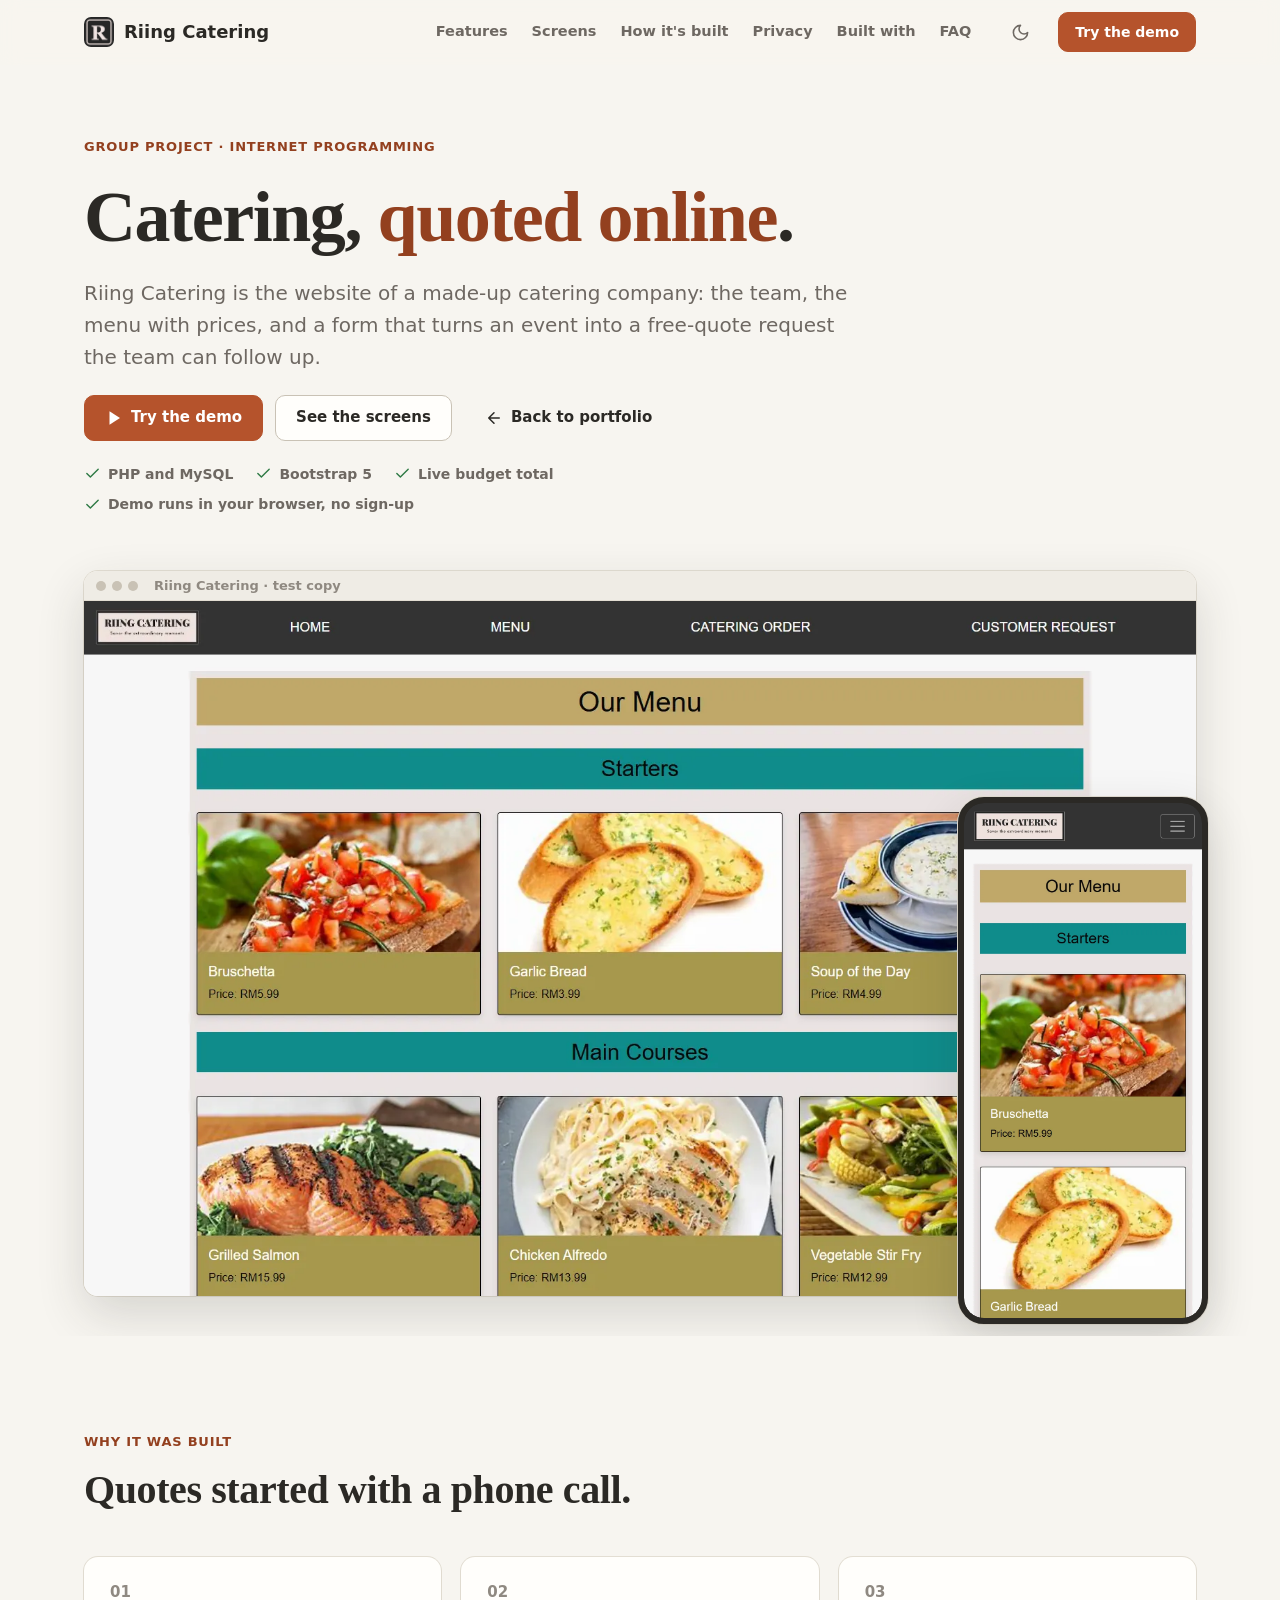
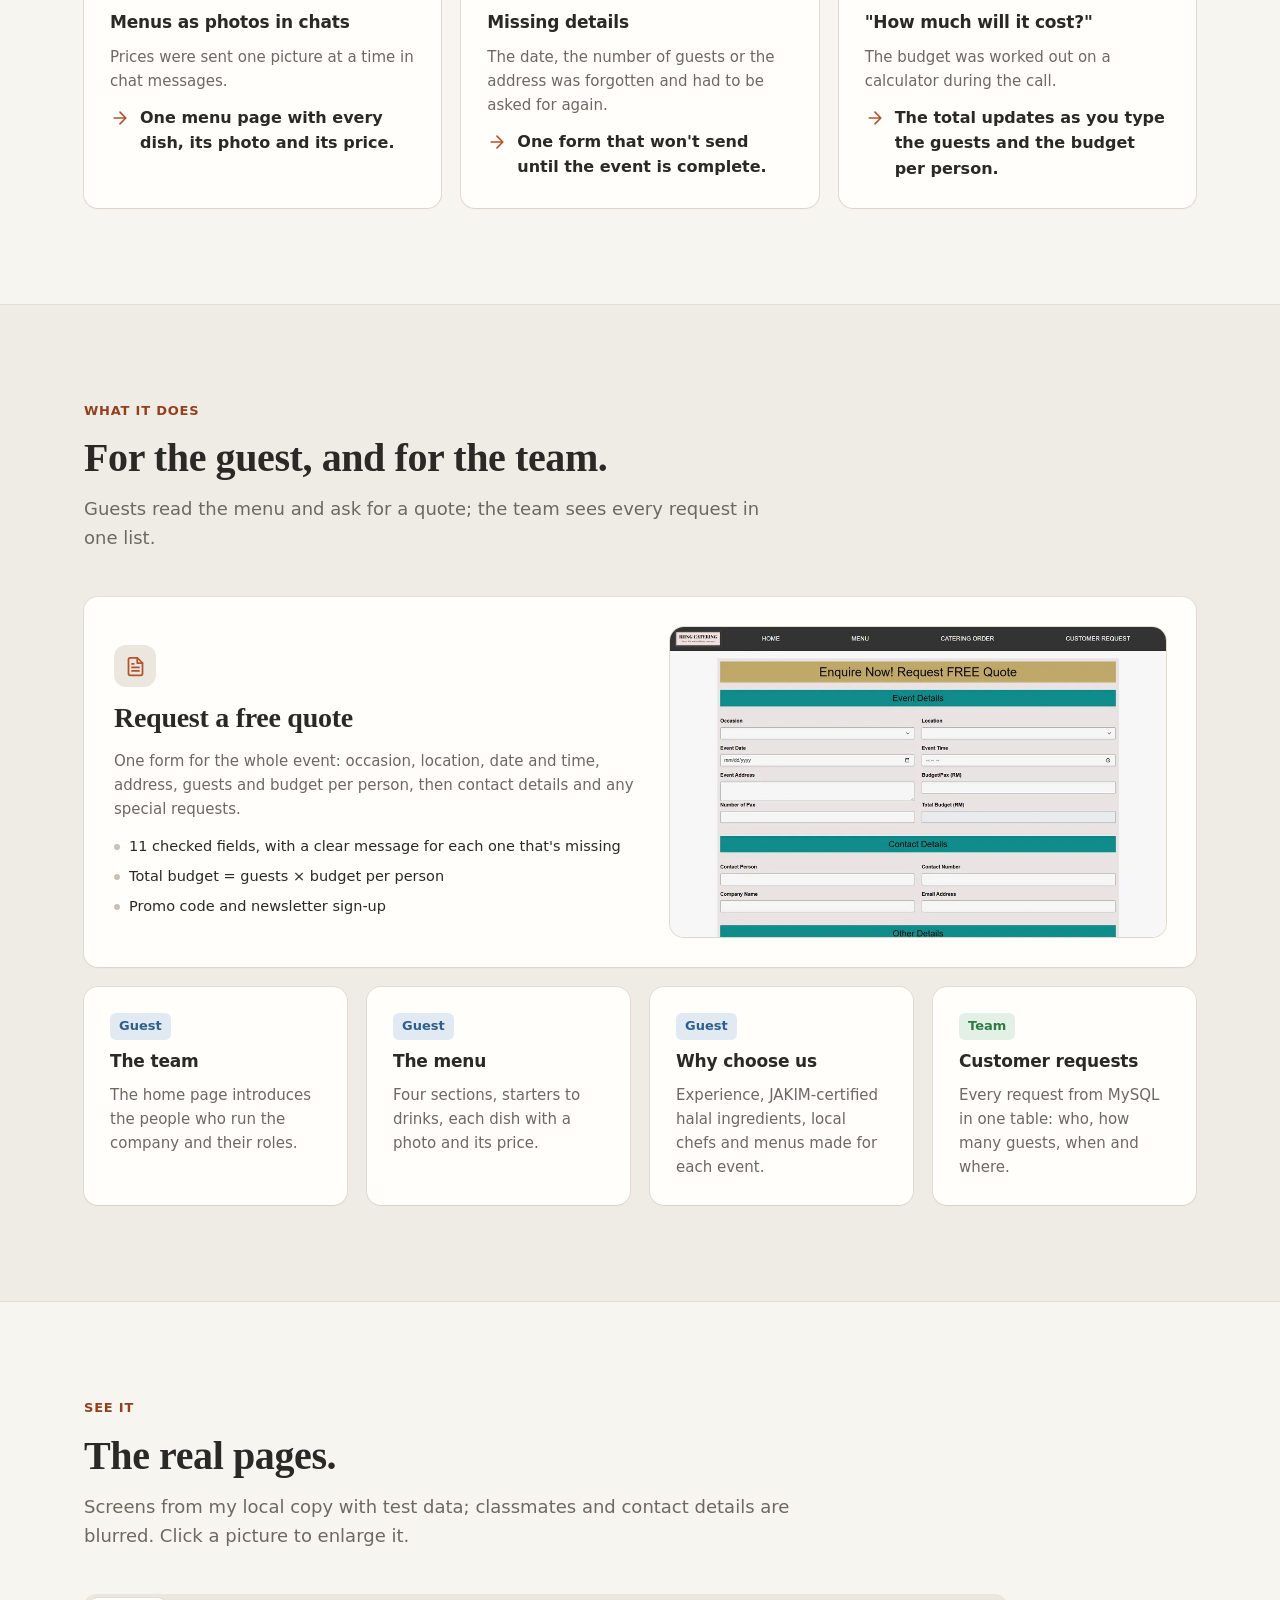
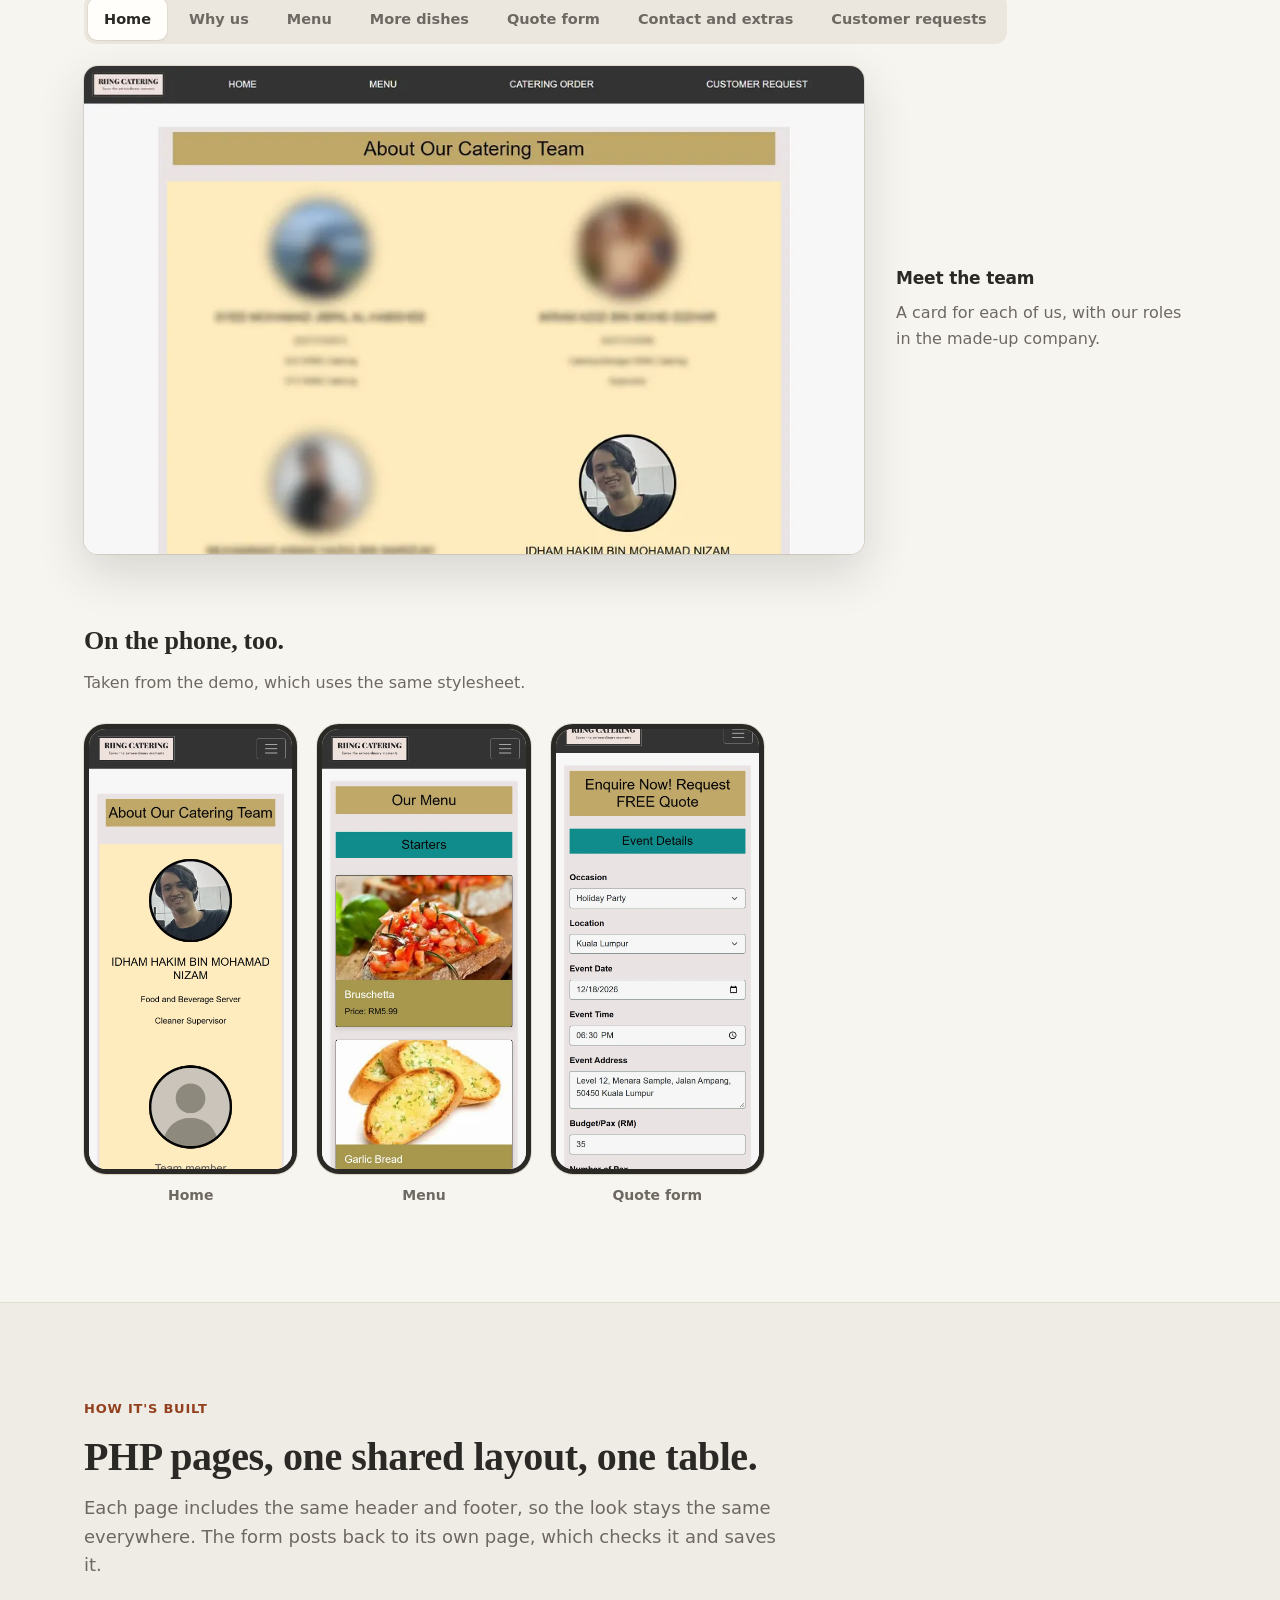
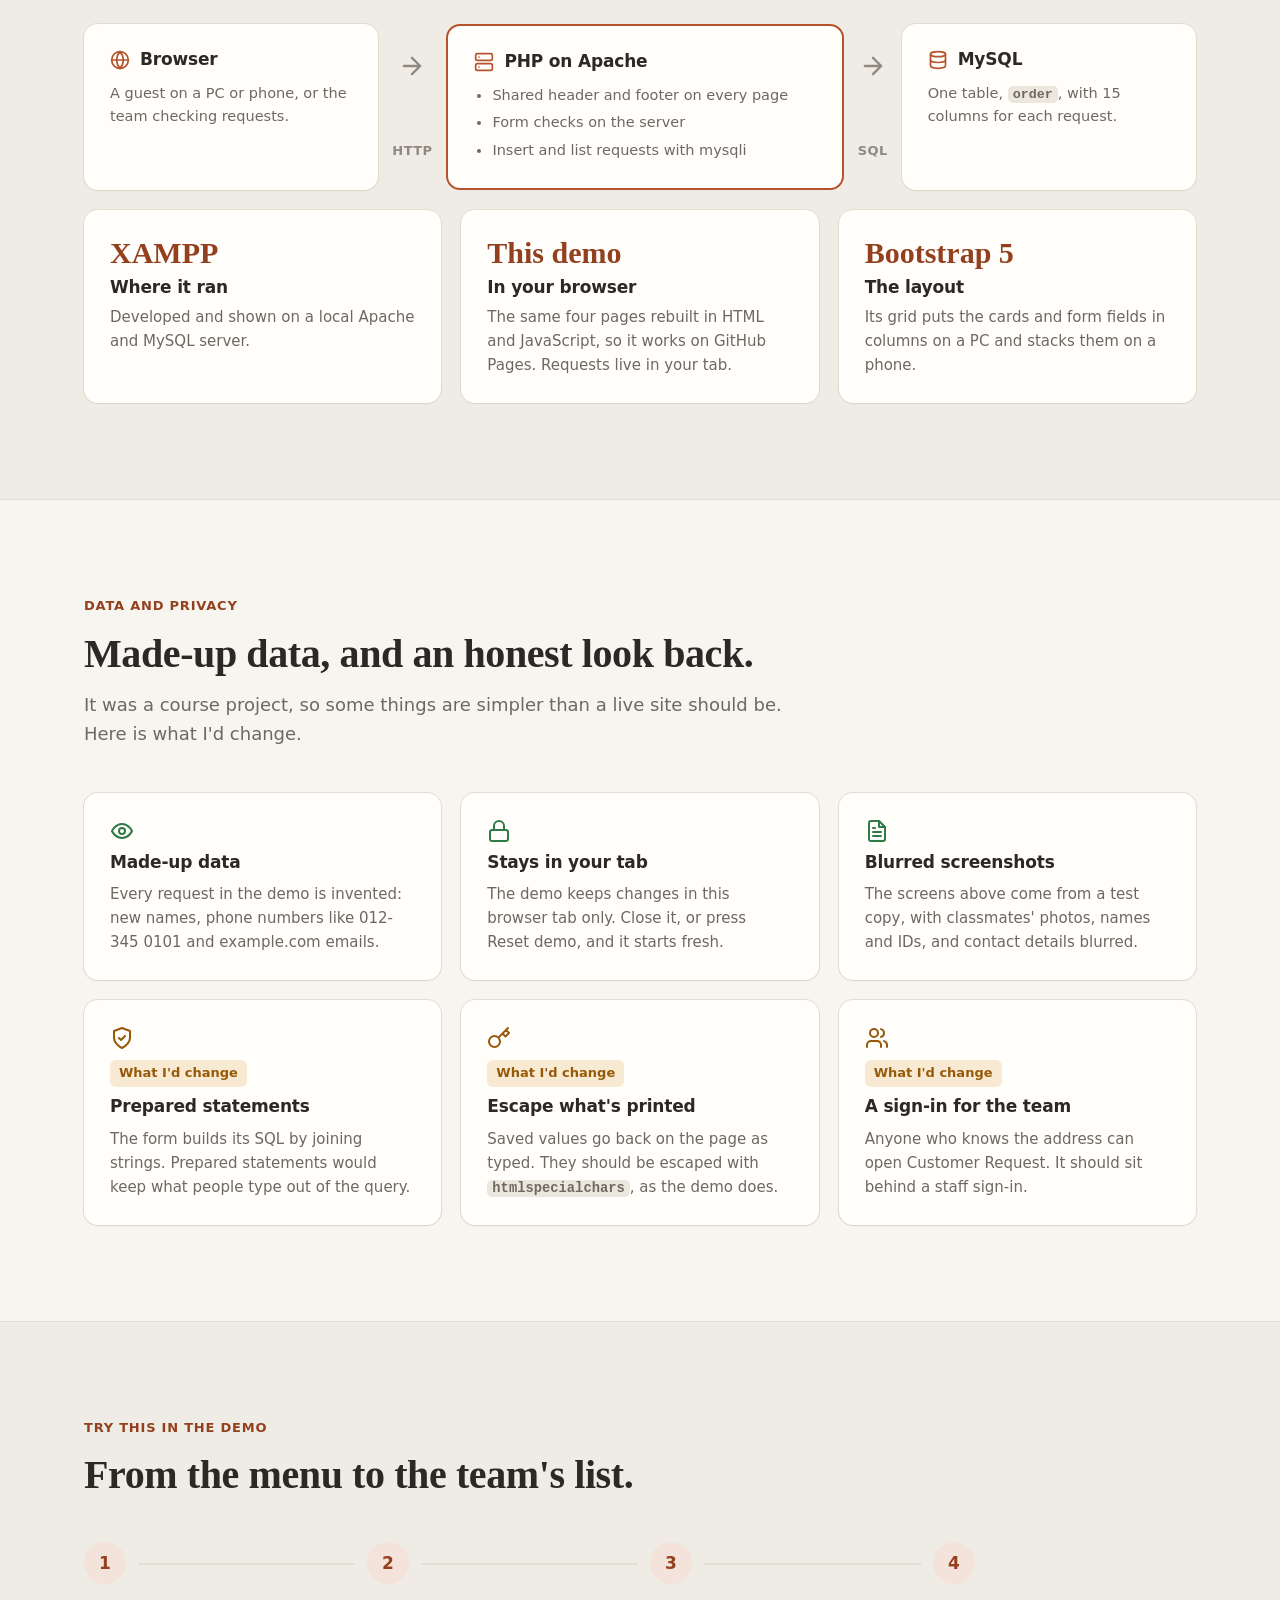
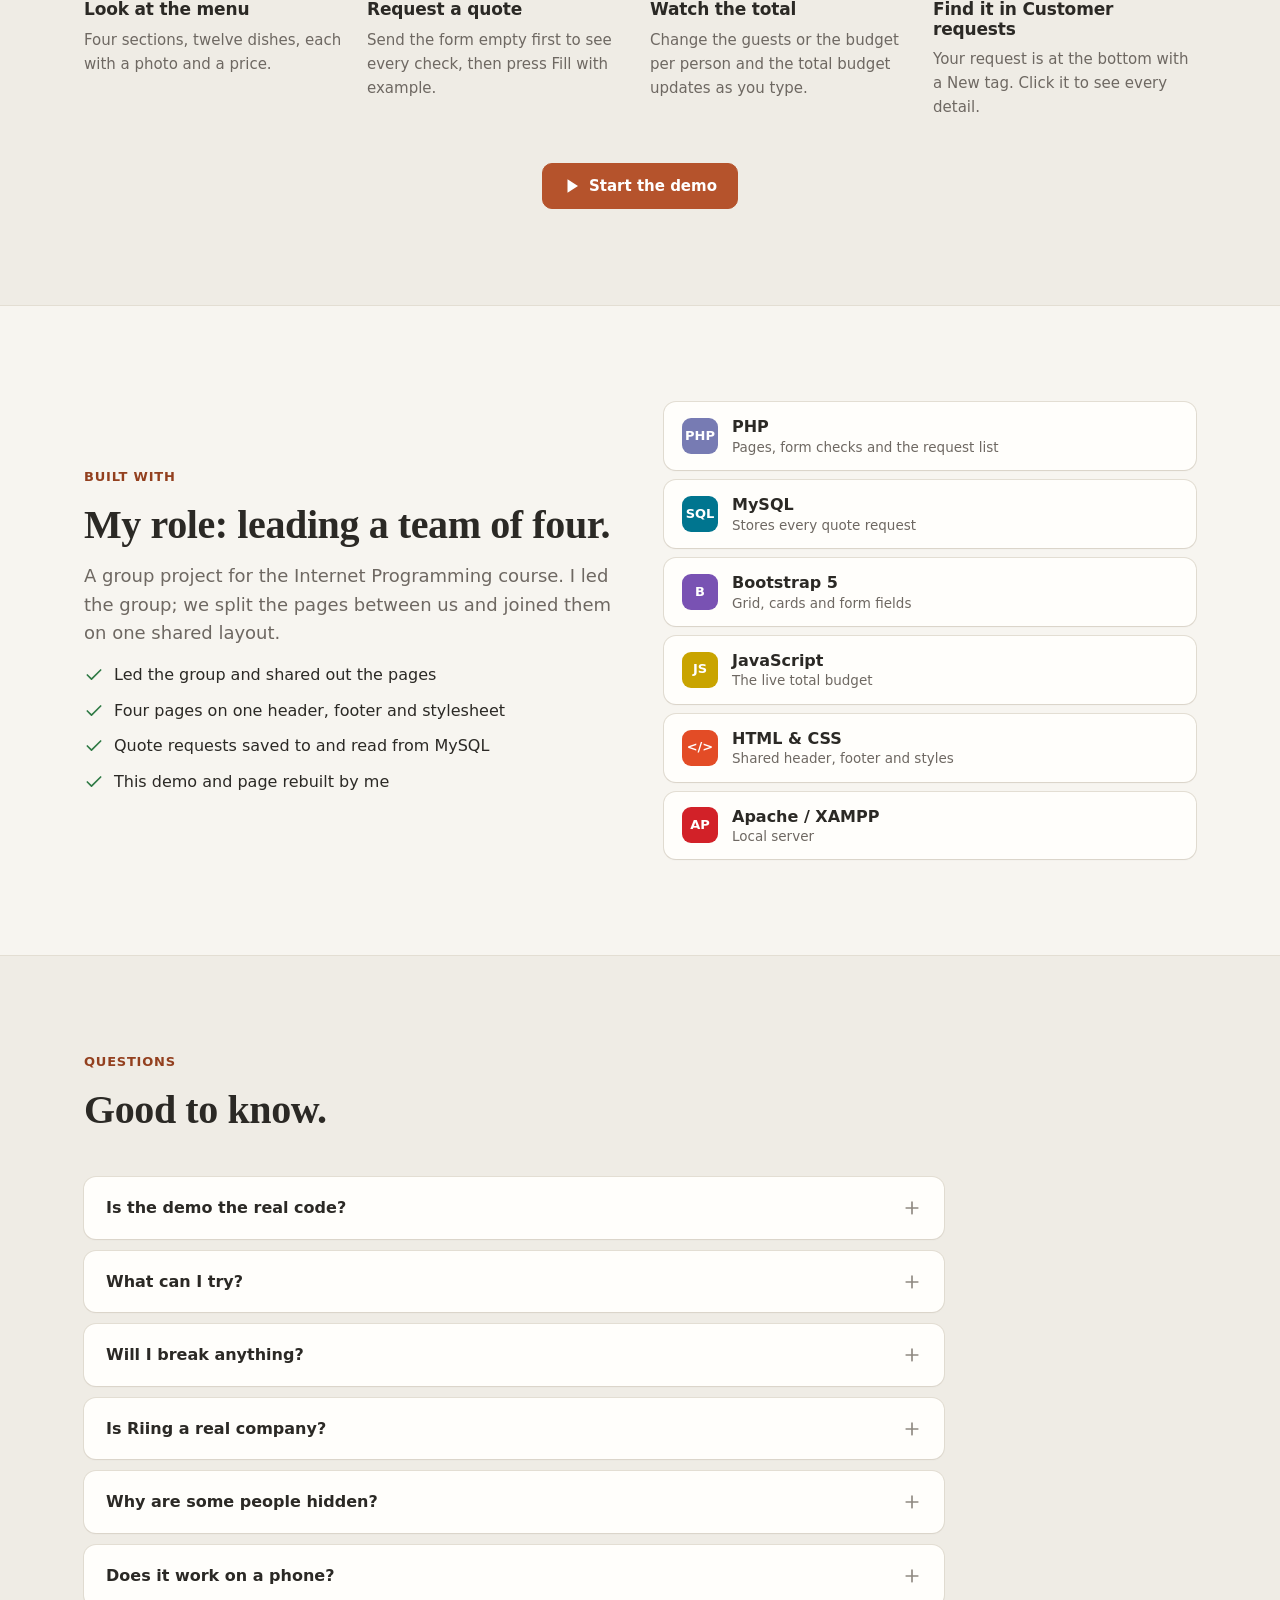
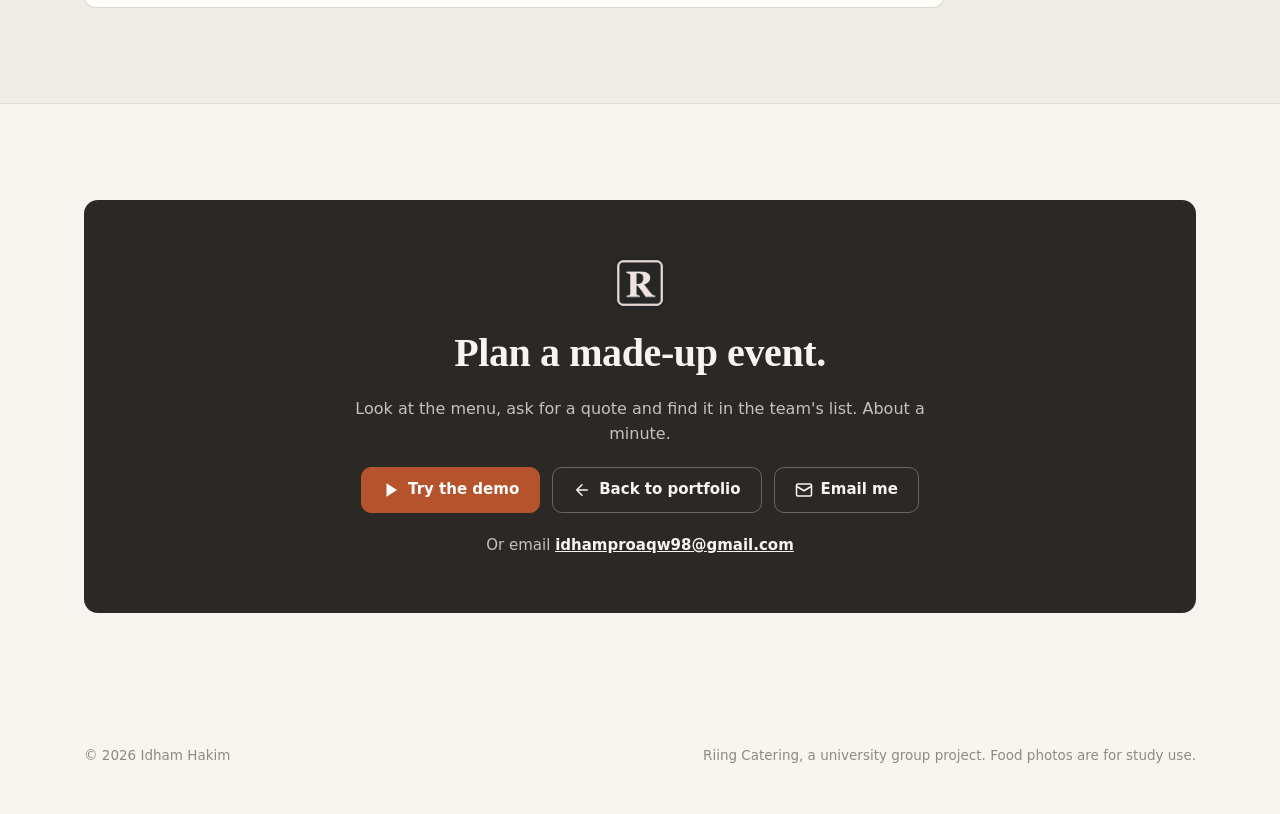
<file: riing/index.html>
<!doctype html>
<html lang="en">
<head>
<meta charset="utf-8">
<meta name="viewport" content="width=device-width, initial-scale=1, viewport-fit=cover">
<title>Riing Catering · A catering company website</title>
<meta name="description" content="Riing Catering is a PHP and MySQL website for a made-up catering company: the team, the menu with prices, and a free-quote form with a live budget total. Try the demo in your browser.">
<meta name="theme-color" content="#f7f5f0" media="(prefers-color-scheme: light)">
<meta name="theme-color" content="#262523" media="(prefers-color-scheme: dark)">
<meta property="og:title" content="Riing Catering · A catering company website">
<meta property="og:description" content="A catering company website: the menu, a free-quote form with a live budget total, and the team's list of requests. Try the demo in your browser.">
<meta property="og:image" content="https://ezzzy01.github.io/assets/img/rc-menu.webp">
<meta property="og:type" content="website">
<meta name="twitter:card" content="summary_large_image">
<link rel="icon" href="demo/img/icon.png" type="image/png">
<script>try{var s=localStorage.getItem('theme');if(s==='light'||s==='dark')document.documentElement.setAttribute('data-theme',s)}catch(e){}</script>
<style>
:root{color-scheme:light;
 --page:#f7f5f0;--side:#efece5;--card:#fffefb;--sunken:#ebe7de;--hover:#e9e5dc;
 --line:#e3ded3;--line2:#c9c2b5;--ink:#2b2925;--muted:#6e6862;--faint:#8f8981;
 --accent:#b5532c;--accent-h:#9e4724;--accent-ink:#fff;--accent-soft:#f4e3da;--accent-text:#93401f;
 --good:#2f7a45;--good-soft:#e3f0e5;--warn:#96590a;--warn-soft:#f8ead2;--bad:#b42318;--bad-soft:#f9e1de;--info:#2f5f8a;--info-soft:#e1eaf3;
 --sans:system-ui,-apple-system,"Segoe UI",Roboto,"Helvetica Neue",Arial,sans-serif;
 --serif:"Source Serif 4","Source Serif Pro","Iowan Old Style",Charter,"Noto Serif",Georgia,serif;
 --r:10px;--r-lg:14px;--sh1:0 1px 2px rgba(43,41,37,.06),0 0 0 1px var(--line);--sh2:0 18px 48px rgba(43,41,37,.16),0 0 0 1px var(--line);
 --focus:0 0 0 3px color-mix(in srgb,var(--accent) 30%,transparent);--max:1160px}
@media (prefers-color-scheme:dark){:root:not([data-theme="light"]){color-scheme:dark;
 --page:#262523;--side:#1f1e1c;--card:#2e2c29;--sunken:#1f1e1c;--hover:#383632;
 --line:#3d3a36;--line2:#57534c;--ink:#ece8e1;--muted:#a8a299;--faint:#8a847b;
 --accent:#e07b52;--accent-h:#ea9271;--accent-ink:#1f1e1c;--accent-soft:#4a3329;--accent-text:#f0a583;
 --good:#7ccb92;--good-soft:#22362a;--warn:#e3a54a;--warn-soft:#3d3020;--bad:#f08a80;--bad-soft:#452824;--info:#8bb8e8;--info-soft:#24323f;
 --sh1:0 0 0 1px var(--line);--sh2:0 18px 48px rgba(0,0,0,.5),0 0 0 1px var(--line2)}}
:root[data-theme="dark"]{color-scheme:dark;
 --page:#262523;--side:#1f1e1c;--card:#2e2c29;--sunken:#1f1e1c;--hover:#383632;
 --line:#3d3a36;--line2:#57534c;--ink:#ece8e1;--muted:#a8a299;--faint:#8a847b;
 --accent:#e07b52;--accent-h:#ea9271;--accent-ink:#1f1e1c;--accent-soft:#4a3329;--accent-text:#f0a583;
 --good:#7ccb92;--good-soft:#22362a;--warn:#e3a54a;--warn-soft:#3d3020;--bad:#f08a80;--bad-soft:#452824;--info:#8bb8e8;--info-soft:#24323f;
 --sh1:0 0 0 1px var(--line);--sh2:0 18px 48px rgba(0,0,0,.5),0 0 0 1px var(--line2)}
*{box-sizing:border-box}
html{scroll-behavior:smooth;scroll-padding-top:72px;-webkit-text-size-adjust:100%}
@media (prefers-reduced-motion:reduce){html{scroll-behavior:auto}*{animation:none!important;transition:none!important}}
body{margin:0;background:var(--page);color:var(--ink);font:16px/1.6 var(--sans);-webkit-font-smoothing:antialiased}
img{max-width:100%;height:auto;display:block}
a{color:inherit}
:focus-visible{outline:0;box-shadow:var(--focus);border-radius:6px}
.wrap{max-width:var(--max);margin:0 auto;padding:0 24px}
h1,h2,h3{margin:0;line-height:1.15;letter-spacing:-.01em}
h2{font:600 clamp(28px,4vw,40px)/1.15 var(--serif)}
h3{font-size:17px;font-weight:700}
p{margin:0}
.eyebrow{display:inline-flex;align-items:center;gap:8px;font-size:13px;font-weight:700;letter-spacing:.06em;text-transform:uppercase;color:var(--accent-text)}
.lead{color:var(--muted);font-size:18px;max-width:62ch}
section{padding:96px 0}
.shead{display:grid;gap:14px;margin-bottom:44px;max-width:760px}
.btn{display:inline-flex;align-items:center;justify-content:center;gap:8px;min-height:46px;padding:0 20px;border:1px solid var(--line2);border-radius:var(--r);
 background:var(--card);color:var(--ink);font:600 15px/1 var(--sans);text-decoration:none;cursor:pointer;white-space:nowrap;transition:background .12s,border-color .12s}
.btn:hover{background:var(--hover)}
.btn.pri{background:var(--accent);border-color:var(--accent);color:var(--accent-ink)}
.btn.pri:hover{background:var(--accent-h);border-color:var(--accent-h)}
.btn.ghost{border-color:transparent;background:transparent}
.btn.ghost:hover{background:var(--hover)}
.btn svg{width:18px;height:18px;flex:none}
.ico{width:20px;height:20px;fill:none;stroke:currentColor;stroke-width:2;stroke-linecap:round;stroke-linejoin:round;flex:none}
.logo{width:30px;height:30px;border-radius:7px;flex:none}

/* top bar */
.shell{position:sticky;top:0;z-index:20;background:color-mix(in srgb,var(--page) 88%,transparent);backdrop-filter:saturate(1.4) blur(10px);-webkit-backdrop-filter:saturate(1.4) blur(10px);border-bottom:1px solid transparent;transition:border-color .2s}
.shell.sc{border-bottom-color:var(--line)}
.shell .wrap{display:flex;align-items:center;gap:18px;height:64px}
.brand{display:flex;align-items:center;gap:10px;font-weight:700;font-size:18px;text-decoration:none;white-space:nowrap}
.shell nav{display:flex;gap:2px;margin-left:auto}
.shell nav a{padding:10px 11px;border-radius:8px;text-decoration:none;color:var(--muted);font-size:14.5px;font-weight:600;white-space:nowrap}
.shell nav a:hover{color:var(--ink);background:var(--hover)}
.shell .btn{min-height:40px;padding:0 16px;font-size:14px}
.iconbtn{display:grid;place-items:center;width:40px;height:40px;border:0;border-radius:10px;background:transparent;color:var(--muted);cursor:pointer;flex:none}
.iconbtn:hover{background:var(--hover);color:var(--ink)}
.iconbtn .ico{width:19px;height:19px}

/* hero */
.hero{padding:72px 0 40px;overflow:hidden}
.hero .wrap{display:grid;gap:56px}
.htext{display:grid;gap:22px;max-width:820px;min-width:0}
.hero .wrap>*{min-width:0}
.hero h1{font:600 clamp(40px,6.4vw,72px)/1.04 var(--serif);letter-spacing:-.02em}
.hero h1 em{font-style:normal;color:var(--accent-text)}
.hero .lead{font-size:clamp(17px,2vw,20px)}
.ctas{display:flex;flex-wrap:wrap;gap:12px}
.facts{display:flex;flex-wrap:wrap;gap:8px 22px;color:var(--muted);font-size:14px;font-weight:600}
.facts span{display:inline-flex;align-items:center;gap:7px}
.facts .ico{width:17px;height:17px;color:var(--good)}
.stage{position:relative}
.frame{border-radius:var(--r-lg);overflow:hidden;box-shadow:var(--sh2);background:var(--card)}
.frame .bar{display:flex;align-items:center;gap:6px;height:30px;padding:0 12px;background:var(--side);border-bottom:1px solid var(--line)}
.frame .bar i{width:10px;height:10px;border-radius:50%;background:var(--line2)}
.frame .bar b{margin-left:10px;font-size:13px;font-weight:600;color:var(--faint)}
.float{position:absolute;right:-12px;bottom:-28px;width:min(250px,26%);border-radius:26px;overflow:hidden;box-shadow:var(--sh2);border:6px solid var(--ink);background:var(--ink)}
.float img{border-radius:20px}
.phone-hero{display:none}

/* problem */
.pain{display:grid;grid-template-columns:repeat(3,1fr);gap:20px}
.pain .card{display:grid;gap:12px;align-content:start}
.card{background:var(--card);border-radius:var(--r-lg);box-shadow:var(--sh1);padding:26px}
.pain .was{color:var(--muted);font-size:15px}
.pain .now{display:flex;gap:10px;font-weight:600}
.pain .now .ico{color:var(--accent);margin-top:3px}
.num{font:600 15px var(--sans);color:var(--faint)}

/* features */
.feats{display:grid;grid-template-columns:repeat(3,1fr);gap:20px}
.feat{display:grid;gap:12px;align-content:start}
.feat .tag{display:inline-flex;align-items:center;justify-content:center;width:42px;height:42px;border-radius:12px;background:var(--sunken);color:var(--accent)}
.feat .tag .ico{width:21px;height:21px}
.feat p{color:var(--muted);font-size:15px}
.feat ul{margin:0;padding:0;list-style:none;display:grid;gap:7px;font-size:14.5px}
.feat li{display:flex;gap:9px}
.feat li::before{content:"";flex:none;width:6px;height:6px;border-radius:50%;background:var(--line2);margin-top:9px}
.feat.wide{grid-template-columns:1.05fr 1fr;gap:36px;align-items:center;padding:30px;margin-bottom:20px}
.feat.wide .frame{box-shadow:var(--sh1)}
.feat .badge{justify-self:start}
.badge{display:inline-block;border-radius:6px;padding:3px 9px;font-size:13px;font-weight:700}
.b-bad{background:var(--bad-soft);color:var(--bad)}.b-good{background:var(--good-soft);color:var(--good)}.b-info{background:var(--info-soft);color:var(--info)}

/* screens */
.alt{background:var(--side);border-block:1px solid var(--line)}
.tabs{display:flex;gap:6px;overflow-x:auto;padding:4px;margin:0 0 22px;background:var(--sunken);border-radius:12px;width:max-content;max-width:100%;scrollbar-width:none}
.tabs::-webkit-scrollbar{display:none}
.tab{border:0;background:none;color:var(--muted);font:600 14.5px var(--sans);padding:0 16px;min-height:42px;border-radius:9px;cursor:pointer;white-space:nowrap}
.tab[aria-selected=true]{background:var(--card);color:var(--ink);box-shadow:var(--sh1)}
.shot{display:grid;grid-template-columns:1fr 300px;gap:32px;align-items:center}
.shot .frame{cursor:zoom-in}
.shot .cap{display:grid;gap:12px}
.shot .cap p{color:var(--muted)}
.shot[hidden]{display:none}
.phones{display:grid;grid-template-columns:repeat(3,1fr);gap:20px;max-width:680px}
.phones figure{margin:0;display:grid;gap:10px;text-align:center;font-size:14px;color:var(--muted);font-weight:600}
.phones img{border-radius:22px;border:5px solid var(--ink);background:var(--ink);box-shadow:var(--sh1);cursor:zoom-in}

/* how */
.flow{display:grid;grid-template-columns:1fr auto 1.35fr auto 1fr;gap:14px;align-items:stretch}
.node{display:grid;gap:12px;align-content:start}
.node h3{display:flex;align-items:center;gap:10px}
.node h3 .ico{color:var(--accent)}
.node p,.node li{color:var(--muted);font-size:14.5px}
.node ul{margin:0;padding-left:18px;display:grid;gap:4px}
.node.core{border:2px solid var(--accent);box-shadow:none}
.arrow{display:grid;place-items:center;color:var(--faint);gap:6px;font-size:13px;font-weight:700;text-align:center;letter-spacing:.03em;text-transform:uppercase}
.arrow .ico{width:28px;height:28px}
.day{display:grid;grid-template-columns:repeat(3,1fr);gap:20px;margin-top:20px}
.day .card{display:grid;gap:8px;align-content:start}
.day .t{font:600 30px var(--serif);color:var(--accent-text)}
.day p{color:var(--muted);font-size:15px}

/* privacy */
.sec{display:grid;grid-template-columns:repeat(3,1fr);gap:20px}
.sec .card{display:grid;gap:10px;align-content:start}
.sec .card p{color:var(--muted);font-size:15px}
.sec .ico{color:var(--good);width:24px;height:24px}

/* stack */
.split{display:grid;grid-template-columns:1fr 1fr;gap:48px;align-items:center}
.split .shead{margin:0}
.cos{display:grid;gap:10px}
.co{display:flex;align-items:center;gap:14px;padding:14px 18px;background:var(--card);border-radius:12px;box-shadow:var(--sh1)}
.co .dot{width:36px;height:36px;border-radius:9px;display:grid;place-items:center;font-weight:800;font-size:13px;color:#fff;flex:none}
.co div{display:grid;line-height:1.35;min-width:0}
.co small{color:var(--muted);font-size:13.5px}
.checks{margin:0;padding:0;list-style:none;display:grid;gap:10px}
.checks li{display:flex;gap:10px}
.checks .ico{color:var(--good);margin-top:3px}

/* steps */
.roll{display:grid;grid-template-columns:repeat(4,1fr);gap:20px;counter-reset:r;margin:0;padding:0;list-style:none}
.roll li{display:grid;gap:8px;align-content:start;position:relative;padding-top:58px}
.roll li::before{counter-increment:r;content:counter(r);position:absolute;top:0;left:0;width:42px;height:42px;border-radius:50%;display:grid;place-items:center;background:var(--accent-soft);color:var(--accent-text);font:700 17px var(--sans)}
.roll li::after{content:"";position:absolute;top:21px;left:54px;right:-8px;height:2px;background:var(--line)}
.roll li:last-child::after{display:none}
.roll p{color:var(--muted);font-size:15px}
.go{display:flex;justify-content:center;margin-top:44px}

/* faq */
.faq{display:grid;gap:12px;max-width:860px}
.faq details{background:var(--card);border-radius:12px;box-shadow:var(--sh1)}
.faq summary{list-style:none;cursor:pointer;display:flex;align-items:center;justify-content:space-between;gap:16px;padding:18px 22px;font-weight:700;min-height:56px}
.faq summary::-webkit-details-marker{display:none}
.faq summary .ico{transition:transform .2s;color:var(--faint)}
.faq details[open] summary .ico{transform:rotate(45deg)}
.faq details p{padding:0 22px 20px;color:var(--muted)}

/* cta */
.cta{text-align:center}
.cta .card{display:grid;justify-items:center;gap:20px;padding:56px 28px;background:var(--ink);color:var(--page);box-shadow:none}
.cta h2{max-width:20ch}
.cta p{color:color-mix(in srgb,var(--page) 75%,var(--ink));max-width:56ch}
.cta .btn{border-color:color-mix(in srgb,var(--page) 30%,transparent);background:transparent;color:var(--page)}
.cta .btn:hover{background:color-mix(in srgb,var(--page) 10%,transparent)}
.cta .btn.pri{background:var(--accent);border-color:var(--accent);color:var(--accent-ink)}
.cta .mail{font-size:15px;color:color-mix(in srgb,var(--page) 75%,var(--ink))}
.cta .mail a{color:var(--page);font-weight:700;overflow-wrap:anywhere}
.cta .logo{width:54px;height:54px;border-radius:12px}
footer{padding:36px 0 48px;color:var(--faint);font-size:13.5px}
footer .wrap{display:flex;flex-wrap:wrap;gap:12px 28px;justify-content:space-between}

/* phone menu, swipe rows, bottom bar */
.menu-btn{display:none;place-items:center;width:44px;height:44px;border:0;border-radius:10px;background:transparent;color:var(--ink);cursor:pointer;flex:none}
.menu-btn:hover{background:var(--hover)}
dialog#sheet{margin:0 0 auto;width:100%;max-width:100%;max-height:100dvh;border:0;padding:8px 16px calc(20px + env(safe-area-inset-bottom));background:var(--page);color:var(--ink);border-radius:0 0 18px 18px;box-shadow:var(--sh2)}
dialog#sheet::backdrop{background:rgba(20,18,16,.5)}
dialog#sheet[open]{animation:drop .22s ease}
@keyframes drop{from{transform:translateY(-16px);opacity:0}}
.sh-head{display:flex;align-items:center;justify-content:space-between;height:56px}
#sheet nav{display:grid;margin:6px 0 14px}
#sheet nav a{display:flex;align-items:center;min-height:52px;padding:0 4px;border-bottom:1px solid var(--line);text-decoration:none;font-size:18px;font-weight:600}
.sh-cta{display:grid;gap:10px}
.sdots{display:none}
#mbar{display:none}
/* lightbox */
dialog#lb{padding:0;border:0;background:transparent;max-width:min(1600px,96vw);max-height:94vh}
dialog#lb::backdrop{background:rgba(20,18,16,.8)}
dialog#lb img{max-height:90vh;width:auto;border-radius:12px;margin:auto}
dialog#lb button{position:fixed;top:14px;right:14px;width:44px;height:44px;border-radius:50%;border:0;background:#fffefb;color:#2b2925;cursor:pointer;display:grid;place-items:center}

/* reveal */
.rv{opacity:0;transform:translateY(14px);transition:opacity .6s ease,transform .6s ease}
.rv.in{opacity:1;transform:none}

@media (max-width:1100px){.shell nav a{padding:10px 8px;font-size:14px}}
@media (max-width:1000px){
 .feats,.sec{grid-template-columns:1fr 1fr}.feat.wide{grid-template-columns:1fr}
 .flow{grid-template-columns:1fr}.arrow{padding:4px 0}.arrow .ico{transform:rotate(90deg)}
 .shot{grid-template-columns:1fr}.split{grid-template-columns:1fr}
 .roll{grid-template-columns:1fr 1fr;row-gap:32px}.roll li::after{display:none}
 .shell nav{display:none}.shell .iconbtn{margin-left:auto}.menu-btn{display:grid}
}
@media (max-width:760px){
 section{padding:64px 0}.wrap{padding:0 16px}.hero{padding:40px 0 24px}.hero .wrap{gap:36px}
 .pain,.feats,.sec,.day{grid-template-columns:1fr}
 .card{padding:22px}.ctas .btn{flex:1 1 100%;white-space:normal;text-align:center}
 .brand{min-height:44px}.cta .mail a{display:inline-block;padding:12px 0}
 .stage .frame,.float{display:none}.phone-hero{display:block;width:min(270px,78%);margin:0 auto;border-radius:30px;border:6px solid var(--ink);background:var(--ink);box-shadow:var(--sh2)}
 .roll{grid-template-columns:1fr}
 .shell .brand span{font-size:17px}
 .shell .wrap{gap:6px;height:60px}.shell .top-cta{min-height:40px;padding:0 14px}
 .swipe-m{display:grid;grid-template-columns:none;grid-auto-flow:column;grid-auto-columns:84%;gap:12px;overflow-x:auto;overscroll-behavior-x:contain;scroll-snap-type:x mandatory;
  margin:0 -16px;padding:4px 16px 10px;scroll-padding:0 16px;scrollbar-width:none;-webkit-overflow-scrolling:touch}
 .swipe-m::-webkit-scrollbar{display:none}
 .swipe-m>*{scroll-snap-align:start;min-width:0}
 .swipe-m>.rv{opacity:1;transform:none}
 .phones.swipe-m{grid-auto-columns:56%;max-width:none}
 .sdots{display:flex;justify-content:center;gap:2px;margin-top:4px}
 .sdots i{width:16px;height:20px;display:grid;place-items:center}
 .sdots i::before{content:"";width:7px;height:7px;border-radius:50%;background:var(--line2);transition:width .2s,background .2s}
 .sdots i[aria-current=true]::before{width:20px;border-radius:4px;background:var(--accent)}
 #mbar{display:grid;grid-template-columns:1fr 1fr;gap:10px;position:fixed;left:0;right:0;bottom:0;z-index:30;padding:10px 16px calc(10px + env(safe-area-inset-bottom));
  background:color-mix(in srgb,var(--page) 92%,transparent);backdrop-filter:blur(10px);-webkit-backdrop-filter:blur(10px);border-top:1px solid var(--line);
  transform:translateY(110%);transition:transform .25s ease}
 #mbar.on{transform:none}
 #mbar .btn{min-height:46px;padding:0 10px}
 footer{padding-bottom:calc(96px + env(safe-area-inset-bottom))}
 .tabs{margin-inline:-4px}
 .shot .cap{order:-1}
 h2{font-size:28px}.lead{font-size:16.5px}
 .flow .card,.day .card{padding:20px}
}
@media (max-width:400px){.shell .top-cta{padding:0 11px;font-size:13.5px}.shell .brand span{font-size:16px}}
.b-warn{background:var(--warn-soft);color:var(--warn)}
.sec .ico.chg{color:var(--warn)}
.sec .badge{justify-self:start}
code{font:600 .92em ui-monospace,SFMono-Regular,Consolas,monospace;background:var(--sunken);border-radius:5px;padding:1px 5px}
.feats.four{grid-template-columns:repeat(4,1fr)}
@media (max-width:1000px){.feats.four{grid-template-columns:1fr 1fr}}
@media (max-width:760px){.feats.four.swipe-m{grid-template-columns:none}}
</style>
</head>
<body>
<svg width="0" height="0" style="position:absolute" aria-hidden="true">
 <symbol id="i-check" viewBox="0 0 24 24"><path d="M20 6 9 17l-5-5"/></symbol>
 <symbol id="i-arrow" viewBox="0 0 24 24"><path d="M5 12h14M12 5l7 7-7 7"/></symbol>
 <symbol id="i-back" viewBox="0 0 24 24"><path d="M19 12H5M12 19l-7-7 7-7"/></symbol>
 <symbol id="i-cpu" viewBox="0 0 24 24"><rect x="4" y="4" width="16" height="16" rx="2"/><rect x="9" y="9" width="6" height="6"/><path d="M9 1v3M15 1v3M9 20v3M15 20v3M20 9h3M20 14h3M1 9h3M1 14h3"/></symbol>
 <symbol id="i-cart" viewBox="0 0 24 24"><circle cx="9" cy="21" r="1"/><circle cx="20" cy="21" r="1"/><path d="M1 1h4l2.68 13.39a2 2 0 0 0 2 1.61h9.72a2 2 0 0 0 2-1.61L23 6H6"/></symbol>
 <symbol id="i-truck" viewBox="0 0 24 24"><path d="M1 3h15v13H1zM16 8h4l3 3v5h-7z"/><circle cx="5.5" cy="18.5" r="2.5"/><circle cx="18.5" cy="18.5" r="2.5"/></symbol>
 <symbol id="i-swap" viewBox="0 0 24 24"><path d="m17 1 4 4-4 4"/><path d="M3 11V9a4 4 0 0 1 4-4h14M7 23l-4-4 4-4"/><path d="M21 13v2a4 4 0 0 1-4 4H3"/></symbol>
 <symbol id="i-chat" viewBox="0 0 24 24"><path d="M21 15a2 2 0 0 1-2 2H7l-4 4V5a2 2 0 0 1 2-2h14a2 2 0 0 1 2 2z"/></symbol>
 <symbol id="i-box" viewBox="0 0 24 24"><path d="M21 8 12 3 3 8v8l9 5 9-5z"/><path d="m3 8 9 5 9-5M12 13v8"/></symbol>
 <symbol id="i-chart" viewBox="0 0 24 24"><path d="M3 3v18h18"/><path d="M18 17V9M13 17V5M8 17v-3"/></symbol>
 <symbol id="i-globe" viewBox="0 0 24 24"><circle cx="12" cy="12" r="10"/><path d="M2 12h20M12 2a15.3 15.3 0 0 1 4 10 15.3 15.3 0 0 1-4 10 15.3 15.3 0 0 1-4-10 15.3 15.3 0 0 1 4-10z"/></symbol>
 <symbol id="i-sun" viewBox="0 0 24 24"><circle cx="12" cy="12" r="4"/><path d="M12 2v2M12 20v2M4.93 4.93l1.41 1.41M17.66 17.66l1.41 1.41M2 12h2M20 12h2M6.34 17.66l-1.41 1.41M19.07 4.93l-1.41 1.41"/></symbol>
 <symbol id="i-moon" viewBox="0 0 24 24"><path d="M12 3a6 6 0 0 0 9 9 9 9 0 1 1-9-9Z"/></symbol>
 <symbol id="i-file" viewBox="0 0 24 24"><path d="M14 2H6a2 2 0 0 0-2 2v16a2 2 0 0 0 2 2h12a2 2 0 0 0 2-2V8z"/><path d="M14 2v6h6M16 13H8M16 17H8M10 9H8"/></symbol>
 <symbol id="i-db" viewBox="0 0 24 24"><ellipse cx="12" cy="5" rx="9" ry="3"/><path d="M3 5v14c0 1.66 4 3 9 3s9-1.34 9-3V5"/><path d="M3 12c0 1.66 4 3 9 3s9-1.34 9-3"/></symbol>
 <symbol id="i-server" viewBox="0 0 24 24"><rect x="2" y="2" width="20" height="8" rx="2"/><rect x="2" y="14" width="20" height="8" rx="2"/><path d="M6 6h.01M6 18h.01"/></symbol>
 <symbol id="i-users" viewBox="0 0 24 24"><path d="M16 21v-2a4 4 0 0 0-4-4H6a4 4 0 0 0-4 4v2"/><circle cx="9" cy="7" r="4"/><path d="M22 21v-2a4 4 0 0 0-3-3.87M16 3.13a4 4 0 0 1 0 7.75"/></symbol>
 <symbol id="i-shield" viewBox="0 0 24 24"><path d="M12 22s8-4 8-10V5l-8-3-8 3v7c0 6 8 10 8 10z"/><path d="m9 12 2 2 4-4"/></symbol>
 <symbol id="i-lock" viewBox="0 0 24 24"><rect x="3" y="11" width="18" height="11" rx="2"/><path d="M7 11V7a5 5 0 0 1 10 0v4"/></symbol>
 <symbol id="i-eye" viewBox="0 0 24 24"><path d="M2 12s3-7 10-7 10 7 10 7-3 7-10 7-10-7-10-7z"/><circle cx="12" cy="12" r="3"/></symbol>
 <symbol id="i-key" viewBox="0 0 24 24"><path d="m21 2-2 2m-7.61 7.61a5.5 5.5 0 1 1-7.78 7.78 5.5 5.5 0 0 1 7.78-7.78zm0 0L15.5 7.5m0 0 3 3L22 7l-3-3m-3.5 3.5L19 4"/></symbol>
 <symbol id="i-plus" viewBox="0 0 24 24"><path d="M12 5v14M5 12h14"/></symbol>
 <symbol id="i-x" viewBox="0 0 24 24"><path d="M18 6 6 18M6 6l12 12"/></symbol>
 <symbol id="i-mail" viewBox="0 0 24 24"><rect x="2" y="4" width="20" height="16" rx="2"/><path d="m22 7-10 6L2 7"/></symbol>
 <symbol id="i-menu" viewBox="0 0 24 24"><path d="M4 6h16M4 12h16M4 18h16"/></symbol>
 <symbol id="i-play" viewBox="0 0 24 24"><path d="m6 3 14 9-14 9z"/></symbol>
</svg>

<header class="shell" id="top">
 <div class="wrap">
  <a class="brand" href="#top" aria-label="Riing Catering, back to top"><img class="logo" src="demo/img/icon.png" width="30" height="30" alt=""><span>Riing Catering</span></a>
  <nav aria-label="Sections">
   <a href="#features">Features</a><a href="#screens">Screens</a><a href="#how">How it's built</a><a href="#privacy">Privacy</a><a href="#stack">Built with</a><a href="#faq">FAQ</a>
  </nav>
  <button class="iconbtn" id="theme" type="button" aria-label="Switch to dark mode" title="Light / dark"><svg class="ico"><use href="#i-moon"/></svg></button>
  <a class="btn pri top-cta" href="demo/">Try the demo</a>
  <button class="menu-btn" id="menuBtn" type="button" aria-label="Open menu" aria-haspopup="dialog" aria-controls="sheet"><svg class="ico"><use href="#i-menu"/></svg></button>
 </div>
</header>
<dialog id="sheet" aria-label="Menu">
 <div class="sh-head"><span class="brand"><img class="logo" src="demo/img/icon.png" width="30" height="30" alt=""><span>Riing Catering</span></span><button type="button" class="menu-btn" data-close aria-label="Close menu"><svg class="ico"><use href="#i-x"/></svg></button></div>
 <nav aria-label="Sections">
  <a href="#features">Features</a><a href="#screens">Screens</a><a href="#how">How it's built</a><a href="#privacy">Privacy</a><a href="#stack">Built with</a><a href="#faq">FAQ</a>
 </nav>
 <div class="sh-cta"><a class="btn pri" href="demo/">Try the demo</a><a class="btn" href="../#work"><svg class="ico"><use href="#i-back"/></svg>Back to portfolio</a></div>
</dialog>

<main>
<section class="hero">
 <div class="wrap">
  <div class="htext">
   <span class="eyebrow">Group project · Internet Programming</span>
   <h1>Catering, <em>quoted online</em>.</h1>
   <p class="lead">Riing Catering is the website of a made-up catering company: the team, the menu with prices, and a form that turns an event into a free-quote request the team can follow up.</p>
   <div class="ctas">
    <a class="btn pri" href="demo/"><svg class="ico" style="fill:currentColor;stroke:none"><use href="#i-play"/></svg>Try the demo</a>
    <a class="btn" href="#screens">See the screens</a>
    <a class="btn ghost" href="../#work"><svg class="ico"><use href="#i-back"/></svg>Back to portfolio</a>
   </div>
   <div class="facts">
    <span><svg class="ico"><use href="#i-check"/></svg>PHP and MySQL</span>
    <span><svg class="ico"><use href="#i-check"/></svg>Bootstrap 5</span>
    <span><svg class="ico"><use href="#i-check"/></svg>Live budget total</span>
    <span><svg class="ico"><use href="#i-check"/></svg>Demo runs in your browser, no sign-up</span>
   </div>
  </div>
  <div class="stage">
   <div class="frame"><div class="bar"><i></i><i></i><i></i><b>Riing Catering · test copy</b></div>
    <img src="../assets/img/rc-menu.webp" width="1600" height="1000" alt="Riing Catering menu page with starters and main courses, each with a photo and a price">
   </div>
   <div class="float"><img src="../assets/img/rc-phone-menu.webp" width="780" height="1688" alt="The menu on a phone" loading="lazy"></div>
   <img class="phone-hero" src="../assets/img/rc-phone-menu.webp" width="780" height="1688" alt="Riing Catering menu on a phone" loading="lazy">
  </div>
 </div>
</section>

<section id="why">
 <div class="wrap">
  <div class="shead rv"><span class="eyebrow">Why it was built</span><h2>Quotes started with a phone call.</h2></div>
  <div class="pain swipe-m">
   <div class="card rv"><span class="num">01</span><h3>Menus as photos in chats</h3><p class="was">Prices were sent one picture at a time in chat messages.</p><p class="now"><svg class="ico"><use href="#i-arrow"/></svg>One menu page with every dish, its photo and its price.</p></div>
   <div class="card rv"><span class="num">02</span><h3>Missing details</h3><p class="was">The date, the number of guests or the address was forgotten and had to be asked for again.</p><p class="now"><svg class="ico"><use href="#i-arrow"/></svg>One form that won't send until the event is complete.</p></div>
   <div class="card rv"><span class="num">03</span><h3>"How much will it cost?"</h3><p class="was">The budget was worked out on a calculator during the call.</p><p class="now"><svg class="ico"><use href="#i-arrow"/></svg>The total updates as you type the guests and the budget per person.</p></div>
  </div>
 </div>
</section>

<section id="features" class="alt">
 <div class="wrap">
  <div class="shead rv"><span class="eyebrow">What it does</span><h2>For the guest, and for the team.</h2><p class="lead">Guests read the menu and ask for a quote; the team sees every request in one list.</p></div>
  <div class="card feat wide rv">
    <div style="display:grid;gap:14px">
     <span class="tag"><svg class="ico"><use href="#i-file"/></svg></span>
     <h3 style="font:600 28px/1.2 var(--serif)">Request a free quote</h3>
     <p>One form for the whole event: occasion, location, date and time, address, guests and budget per person, then contact details and any special requests.</p>
     <ul><li>11 checked fields, with a clear message for each one that's missing</li><li>Total budget = guests × budget per person</li><li>Promo code and newsletter sign-up</li></ul>
    </div>
    <div class="frame"><img src="../assets/img/rc-quote-960.webp" width="960" height="600" alt="Request a free quote form with event details" loading="lazy"></div>
  </div>
  <div class="feats four swipe-m">
   <div class="card feat rv"><span class="badge b-info">Guest</span><h3>The team</h3><p>The home page introduces the people who run the company and their roles.</p></div>
   <div class="card feat rv"><span class="badge b-info">Guest</span><h3>The menu</h3><p>Four sections, starters to drinks, each dish with a photo and its price.</p></div>
   <div class="card feat rv"><span class="badge b-info">Guest</span><h3>Why choose us</h3><p>Experience, JAKIM-certified halal ingredients, local chefs and menus made for each event.</p></div>
   <div class="card feat rv"><span class="badge b-good">Team</span><h3>Customer requests</h3><p>Every request from MySQL in one table: who, how many guests, when and where.</p></div>
  </div>
 </div>
</section>

<section id="screens">
 <div class="wrap">
  <div class="shead rv"><span class="eyebrow">See it</span><h2>The real pages.</h2><p class="lead">Screens from my local copy with test data; classmates and contact details are blurred. Click a picture to enlarge it.</p></div>
  <div class="tabs" role="tablist" aria-label="Screens">
   <button class="tab" role="tab" aria-selected="true" aria-controls="s1" id="t1">Home</button>
   <button class="tab" role="tab" aria-selected="false" aria-controls="s2" id="t2">Why us</button>
   <button class="tab" role="tab" aria-selected="false" aria-controls="s3" id="t3">Menu</button>
   <button class="tab" role="tab" aria-selected="false" aria-controls="s4" id="t4">More dishes</button>
   <button class="tab" role="tab" aria-selected="false" aria-controls="s5" id="t5">Quote form</button>
   <button class="tab" role="tab" aria-selected="false" aria-controls="s6" id="t6">Contact and extras</button>
   <button class="tab" role="tab" aria-selected="false" aria-controls="s7" id="t7">Customer requests</button>
  </div>
  <div class="shot" role="tabpanel" id="s1" aria-labelledby="t1"><div class="frame"><img src="../assets/img/rc-home-960.webp" data-full="../assets/img/rc-home.webp" width="960" height="600" alt="About our catering team, with the team members' cards" loading="lazy"></div><div class="cap"><h3>Meet the team</h3><p>A card for each of us, with our roles in the made-up company.</p></div></div>
  <div class="shot" role="tabpanel" id="s2" aria-labelledby="t2" hidden><div class="frame"><img src="../assets/img/rc-home-why-960.webp" data-full="../assets/img/rc-home-why.webp" width="960" height="600" alt="Why choose Riing Catering: experience, quality, chefs and personal service" loading="lazy"></div><div class="cap"><h3>Why choose Riing</h3><p>Experience, halal ingredients, local chefs and menus made for each event.</p></div></div>
  <div class="shot" role="tabpanel" id="s3" aria-labelledby="t3" hidden><div class="frame"><img src="../assets/img/rc-menu-960.webp" data-full="../assets/img/rc-menu.webp" width="960" height="600" alt="Menu with starters and main courses" loading="lazy"></div><div class="cap"><h3>The menu</h3><p>Starters and main courses, each dish with a photo and its price in ringgit.</p></div></div>
  <div class="shot" role="tabpanel" id="s4" aria-labelledby="t4" hidden><div class="frame"><img src="../assets/img/rc-menu-more-960.webp" data-full="../assets/img/rc-menu-more.webp" width="960" height="600" alt="Menu with desserts and drinks" loading="lazy"></div><div class="cap"><h3>Desserts and drinks</h3><p>The rest of the menu, including local favourites to drink.</p></div></div>
  <div class="shot" role="tabpanel" id="s5" aria-labelledby="t5" hidden><div class="frame"><img src="../assets/img/rc-quote-960.webp" data-full="../assets/img/rc-quote.webp" width="960" height="600" alt="Request a free quote form: event details" loading="lazy"></div><div class="cap"><h3>Request a free quote</h3><p>Occasion, location, date and time, address, guests and budget per person; the total works itself out.</p></div></div>
  <div class="shot" role="tabpanel" id="s6" aria-labelledby="t6" hidden><div class="frame"><img src="../assets/img/rc-quote-more-960.webp" data-full="../assets/img/rc-quote-more.webp" width="960" height="600" alt="Request a free quote form: contact and other details" loading="lazy"></div><div class="cap"><h3>Contact and extras</h3><p>Who to call, the company and email, then special requests, a promo code and the newsletter.</p></div></div>
  <div class="shot" role="tabpanel" id="s7" aria-labelledby="t7" hidden><div class="frame"><img src="../assets/img/rc-requests-960.webp" data-full="../assets/img/rc-requests.webp" width="960" height="600" alt="Customer orders table with guests, event date and location" loading="lazy"></div><div class="cap"><h3>Every request in one table</h3><p>Read back from MySQL for the team to follow up: guests, event date and location.</p></div></div>

  <div class="shead rv" style="margin:72px 0 28px"><h3 style="font:600 26px var(--serif)">On the phone, too.</h3><p class="lead" style="font-size:16px">Taken from the demo, which uses the same stylesheet.</p></div>
  <div class="phones swipe-m rv">
   <figure><img src="../assets/img/rc-phone-home.webp" width="780" height="1688" alt="Home page on a phone" loading="lazy"><figcaption>Home</figcaption></figure>
   <figure><img src="../assets/img/rc-phone-menu.webp" width="780" height="1688" alt="Menu on a phone" loading="lazy"><figcaption>Menu</figcaption></figure>
   <figure><img src="../assets/img/rc-phone-quote.webp" width="780" height="1688" alt="Quote form on a phone" loading="lazy"><figcaption>Quote form</figcaption></figure>
  </div>
 </div>
</section>

<section id="how" class="alt">
 <div class="wrap">
  <div class="shead rv"><span class="eyebrow">How it's built</span><h2>PHP pages, one shared layout, one table.</h2><p class="lead">Each page includes the same header and footer, so the look stays the same everywhere. The form posts back to its own page, which checks it and saves it.</p></div>
  <div class="flow rv">
   <div class="card node"><h3><svg class="ico"><use href="#i-globe"/></svg>Browser</h3><p>A guest on a PC or phone, or the team checking requests.</p></div>
   <div class="arrow"><svg class="ico"><use href="#i-arrow"/></svg>HTTP</div>
   <div class="card node core"><h3><svg class="ico"><use href="#i-server"/></svg>PHP on Apache</h3>
    <ul><li>Shared header and footer on every page</li><li>Form checks on the server</li><li>Insert and list requests with mysqli</li></ul></div>
   <div class="arrow"><svg class="ico"><use href="#i-arrow"/></svg>SQL</div>
   <div class="card node"><h3><svg class="ico"><use href="#i-db"/></svg>MySQL</h3><p>One table, <code>order</code>, with 15 columns for each request.</p></div>
  </div>
  <div class="day swipe-m">
   <div class="card rv"><span class="t">XAMPP</span><h3>Where it ran</h3><p>Developed and shown on a local Apache and MySQL server.</p></div>
   <div class="card rv"><span class="t">This demo</span><h3>In your browser</h3><p>The same four pages rebuilt in HTML and JavaScript, so it works on GitHub Pages. Requests live in your tab.</p></div>
   <div class="card rv"><span class="t">Bootstrap 5</span><h3>The layout</h3><p>Its grid puts the cards and form fields in columns on a PC and stacks them on a phone.</p></div>
  </div>
 </div>
</section>

<section id="privacy">
 <div class="wrap">
  <div class="shead rv"><span class="eyebrow">Data and privacy</span><h2>Made-up data, and an honest look back.</h2><p class="lead">It was a course project, so some things are simpler than a live site should be. Here is what I'd change.</p></div>
  <div class="sec swipe-m">
   <div class="card rv"><svg class="ico"><use href="#i-eye"/></svg><h3>Made-up data</h3><p>Every request in the demo is invented: new names, phone numbers like 012-345 0101 and example.com emails.</p></div>
   <div class="card rv"><svg class="ico"><use href="#i-lock"/></svg><h3>Stays in your tab</h3><p>The demo keeps changes in this browser tab only. Close it, or press Reset demo, and it starts fresh.</p></div>
   <div class="card rv"><svg class="ico"><use href="#i-file"/></svg><h3>Blurred screenshots</h3><p>The screens above come from a test copy, with classmates' photos, names and IDs, and contact details blurred.</p></div>
   <div class="card rv"><svg class="ico chg"><use href="#i-shield"/></svg><span class="badge b-warn">What I'd change</span><h3>Prepared statements</h3><p>The form builds its SQL by joining strings. Prepared statements would keep what people type out of the query.</p></div>
   <div class="card rv"><svg class="ico chg"><use href="#i-key"/></svg><span class="badge b-warn">What I'd change</span><h3>Escape what's printed</h3><p>Saved values go back on the page as typed. They should be escaped with <code>htmlspecialchars</code>, as the demo does.</p></div>
   <div class="card rv"><svg class="ico chg"><use href="#i-users"/></svg><span class="badge b-warn">What I'd change</span><h3>A sign-in for the team</h3><p>Anyone who knows the address can open Customer Request. It should sit behind a staff sign-in.</p></div>
  </div>
 </div>
</section>

<section id="steps" class="alt">
 <div class="wrap">
  <div class="shead rv"><span class="eyebrow">Try this in the demo</span><h2>From the menu to the team's list.</h2></div>
  <ol class="roll">
   <li class="rv"><h3>Look at the menu</h3><p>Four sections, twelve dishes, each with a photo and a price.</p></li>
   <li class="rv"><h3>Request a quote</h3><p>Send the form empty first to see every check, then press Fill with example.</p></li>
   <li class="rv"><h3>Watch the total</h3><p>Change the guests or the budget per person and the total budget updates as you type.</p></li>
   <li class="rv"><h3>Find it in Customer requests</h3><p>Your request is at the bottom with a New tag. Click it to see every detail.</p></li>
  </ol>
  <div class="go rv"><a class="btn pri" href="demo/"><svg class="ico" style="fill:currentColor;stroke:none"><use href="#i-play"/></svg>Start the demo</a></div>
 </div>
</section>

<section id="stack">
 <div class="wrap split">
  <div class="shead rv"><span class="eyebrow">Built with</span><h2>My role: leading a team of four.</h2><p class="lead">A group project for the Internet Programming course. I led the group; we split the pages between us and joined them on one shared layout.</p>
   <ul class="checks">
    <li><svg class="ico"><use href="#i-check"/></svg>Led the group and shared out the pages</li>
    <li><svg class="ico"><use href="#i-check"/></svg>Four pages on one header, footer and stylesheet</li>
    <li><svg class="ico"><use href="#i-check"/></svg>Quote requests saved to and read from MySQL</li>
    <li><svg class="ico"><use href="#i-check"/></svg>This demo and page rebuilt by me</li>
   </ul>
  </div>
  <div class="cos rv">
   <div class="co"><span class="dot" style="background:#777bb3">PHP</span><div><b>PHP</b><small>Pages, form checks and the request list</small></div></div>
   <div class="co"><span class="dot" style="background:#00758f">SQL</span><div><b>MySQL</b><small>Stores every quote request</small></div></div>
   <div class="co"><span class="dot" style="background:#7952b3">B</span><div><b>Bootstrap 5</b><small>Grid, cards and form fields</small></div></div>
   <div class="co"><span class="dot" style="background:#c9a400">JS</span><div><b>JavaScript</b><small>The live total budget</small></div></div>
   <div class="co"><span class="dot" style="background:#e34c26">&lt;/&gt;</span><div><b>HTML &amp; CSS</b><small>Shared header, footer and styles</small></div></div>
   <div class="co"><span class="dot" style="background:#d22128">AP</span><div><b>Apache / XAMPP</b><small>Local server</small></div></div>
  </div>
 </div>
</section>

<section id="faq" class="alt">
 <div class="wrap">
  <div class="shead rv"><span class="eyebrow">Questions</span><h2>Good to know.</h2></div>
  <div class="faq rv">
   <details><summary>Is the demo the real code?<svg class="ico"><use href="#i-plus"/></svg></summary><p>Not quite. GitHub Pages can't run PHP or MySQL, so the demo rebuilds the four pages in HTML and JavaScript with made-up data. It uses the real stylesheet, the same Bootstrap version, and the same form checks and messages.</p></details>
   <details><summary>What can I try?<svg class="ico"><use href="#i-plus"/></svg></summary><p>Browse the menu, send a quote request (empty first, to see the checks) and find it in Customer Request. Click any row to see the whole request.</p></details>
   <details><summary>Will I break anything?<svg class="ico"><use href="#i-plus"/></svg></summary><p>No. Nothing is sent anywhere. Press Reset demo in the top bar, or close the tab, to start again.</p></details>
   <details><summary>Is Riing a real company?<svg class="ico"><use href="#i-plus"/></svg></summary><p>No. It's a made-up company for a university group project; the team roles on the home page are part of the story.</p></details>
   <details><summary>Why are some people hidden?<svg class="ico"><use href="#i-plus"/></svg></summary><p>They're my classmates; their photos, names and student IDs stay private.</p></details>
   <details><summary>Does it work on a phone?<svg class="ico"><use href="#i-plus"/></svg></summary><p>Yes, the pages stack into one column. On the real site the phone menu button doesn't open (it loads Bootstrap 4 scripts with Bootstrap 5 styles); the demo fixes that.</p></details>
  </div>
 </div>
</section>

<section id="contact" class="cta">
 <div class="wrap">
  <div class="card rv">
   <img class="logo" src="demo/img/icon.png" width="54" height="54" alt="">
   <h2>Plan a made-up event.</h2>
   <p>Look at the menu, ask for a quote and find it in the team's list. About a minute.</p>
   <div class="ctas" style="justify-content:center">
    <a class="btn pri" href="demo/"><svg class="ico" style="fill:currentColor;stroke:none"><use href="#i-play"/></svg>Try the demo</a>
    <a class="btn" href="../#work"><svg class="ico"><use href="#i-back"/></svg>Back to portfolio</a>
    <a class="btn" href="mailto:idhamproaqw98@gmail.com?subject=Riing%20Catering"><svg class="ico"><use href="#i-mail"/></svg>Email me</a>
   </div>
   <p class="mail">Or email <a href="mailto:idhamproaqw98@gmail.com">idhamproaqw98@gmail.com</a></p>
  </div>
 </div>
</section>
</main>

<footer>
 <div class="wrap">
  <span>© 2026 Idham Hakim</span>
  <span>Riing Catering, a university group project. Food photos are for study use.</span>
 </div>
</footer>

<div id="mbar" aria-label="Quick actions" inert><a class="btn" href="../#work">Back to portfolio</a><a class="btn pri" href="demo/">Try the demo</a></div>

<dialog id="lb" aria-label="Enlarged screenshot"><button type="button" aria-label="Close"><svg class="ico"><use href="#i-x"/></svg></button><img alt=""></dialog>


<script>
(()=>{
 const shell=document.querySelector('.shell');
 const onScroll=()=>shell.classList.toggle('sc',scrollY>8);addEventListener('scroll',onScroll,{passive:true});onScroll();
 // theme (same key as the main site)
 const root=document.documentElement,tb=document.getElementById('theme'),mq=matchMedia('(prefers-color-scheme: dark)');
 const dark=()=>root.dataset.theme?root.dataset.theme==='dark':mq.matches;
 const paint=()=>{const d=dark();tb.querySelector('use').setAttribute('href',d?'#i-sun':'#i-moon');tb.setAttribute('aria-label',d?'Switch to light mode':'Switch to dark mode')};
 tb.addEventListener('click',()=>{const t=dark()?'light':'dark';root.setAttribute('data-theme',t);try{localStorage.setItem('theme',t)}catch(e){}paint()});
 mq.addEventListener&&mq.addEventListener('change',paint);paint();
 // tabs
 const tabs=[...document.querySelectorAll('.tab')];
 const pick=t=>{tabs.forEach(x=>{const on=x===t;x.setAttribute('aria-selected',on);x.tabIndex=on?0:-1;document.getElementById(x.getAttribute('aria-controls')).hidden=!on});};
 tabs.forEach((t,i)=>{t.tabIndex=i?-1:0;t.addEventListener('click',()=>pick(t));
  t.addEventListener('keydown',e=>{const d=e.key==='ArrowRight'?1:e.key==='ArrowLeft'?-1:0;if(!d)return;const n=tabs[(i+d+tabs.length)%tabs.length];pick(n);n.focus();n.scrollIntoView({block:'nearest',inline:'nearest'})});});
 // lightbox
 const lb=document.getElementById('lb'),lbi=lb.querySelector('img');
 document.querySelectorAll('.shot img,.phones img,.feat.wide img').forEach(img=>img.addEventListener('click',()=>{
  lbi.src=img.dataset.full||(img.currentSrc||img.src).replace('-960','');lbi.alt=img.alt;lb.showModal();}));
 document.querySelectorAll('.feat.wide .frame').forEach(f=>f.style.cursor='zoom-in');
 lb.addEventListener('click',e=>{if(e.target!==lbi)lb.close()});
 // phone menu
 const sheet=document.getElementById('sheet'),mb=document.getElementById('menuBtn');
 mb.addEventListener('click',()=>sheet.showModal());
 sheet.addEventListener('click',e=>{if(e.target===sheet||e.target.closest('[data-close],a'))sheet.close()});
 sheet.addEventListener('close',()=>mb.focus({preventScroll:true}));
 // swipe rows: dots that follow the scroll
 document.querySelectorAll('.swipe-m').forEach(row=>{
  const items=[...row.children],d=document.createElement('div');d.className='sdots';d.setAttribute('aria-hidden','true');
  items.forEach(()=>d.appendChild(document.createElement('i')));
  row.after(d);
  const upd=()=>{let k=0,best=1e9;items.forEach((it,i)=>{const v=Math.abs(it.getBoundingClientRect().left-row.getBoundingClientRect().left-16);if(v<best){best=v;k=i}});
   if(row.scrollLeft+row.clientWidth>=row.scrollWidth-4)k=items.length-1;[...d.children].forEach((b,i)=>b.setAttribute('aria-current',i===k))};
  row.addEventListener('scroll',()=>requestAnimationFrame(upd),{passive:true});upd();
 });
 // bottom bar: shown after the hero buttons, hidden at the contact section
 const bar=document.getElementById('mbar');
 if('IntersectionObserver' in window){let heroOut=false,ctaIn=false;
  const set=()=>{const on=heroOut&&!ctaIn;bar.classList.toggle('on',on);bar.inert=!on};
  new IntersectionObserver(es=>{heroOut=!es[0].isIntersecting&&es[0].boundingClientRect.top<0;set()}).observe(document.querySelector('.hero .ctas'));
  new IntersectionObserver(es=>{ctaIn=es[0].isIntersecting;set()}).observe(document.getElementById('contact'));}
 // reveal
 const els=document.querySelectorAll('.rv');
 if('IntersectionObserver' in window&&!matchMedia('(prefers-reduced-motion: reduce)').matches){
  const io=new IntersectionObserver(es=>es.forEach(e=>{if(e.isIntersecting){e.target.classList.add('in');io.unobserve(e.target)}}),{rootMargin:'0px 0px -8% 0px'});
  els.forEach(e=>io.observe(e));
 } else els.forEach(e=>e.classList.add('in'));
})();
</script>
</body>
</html>
</file>
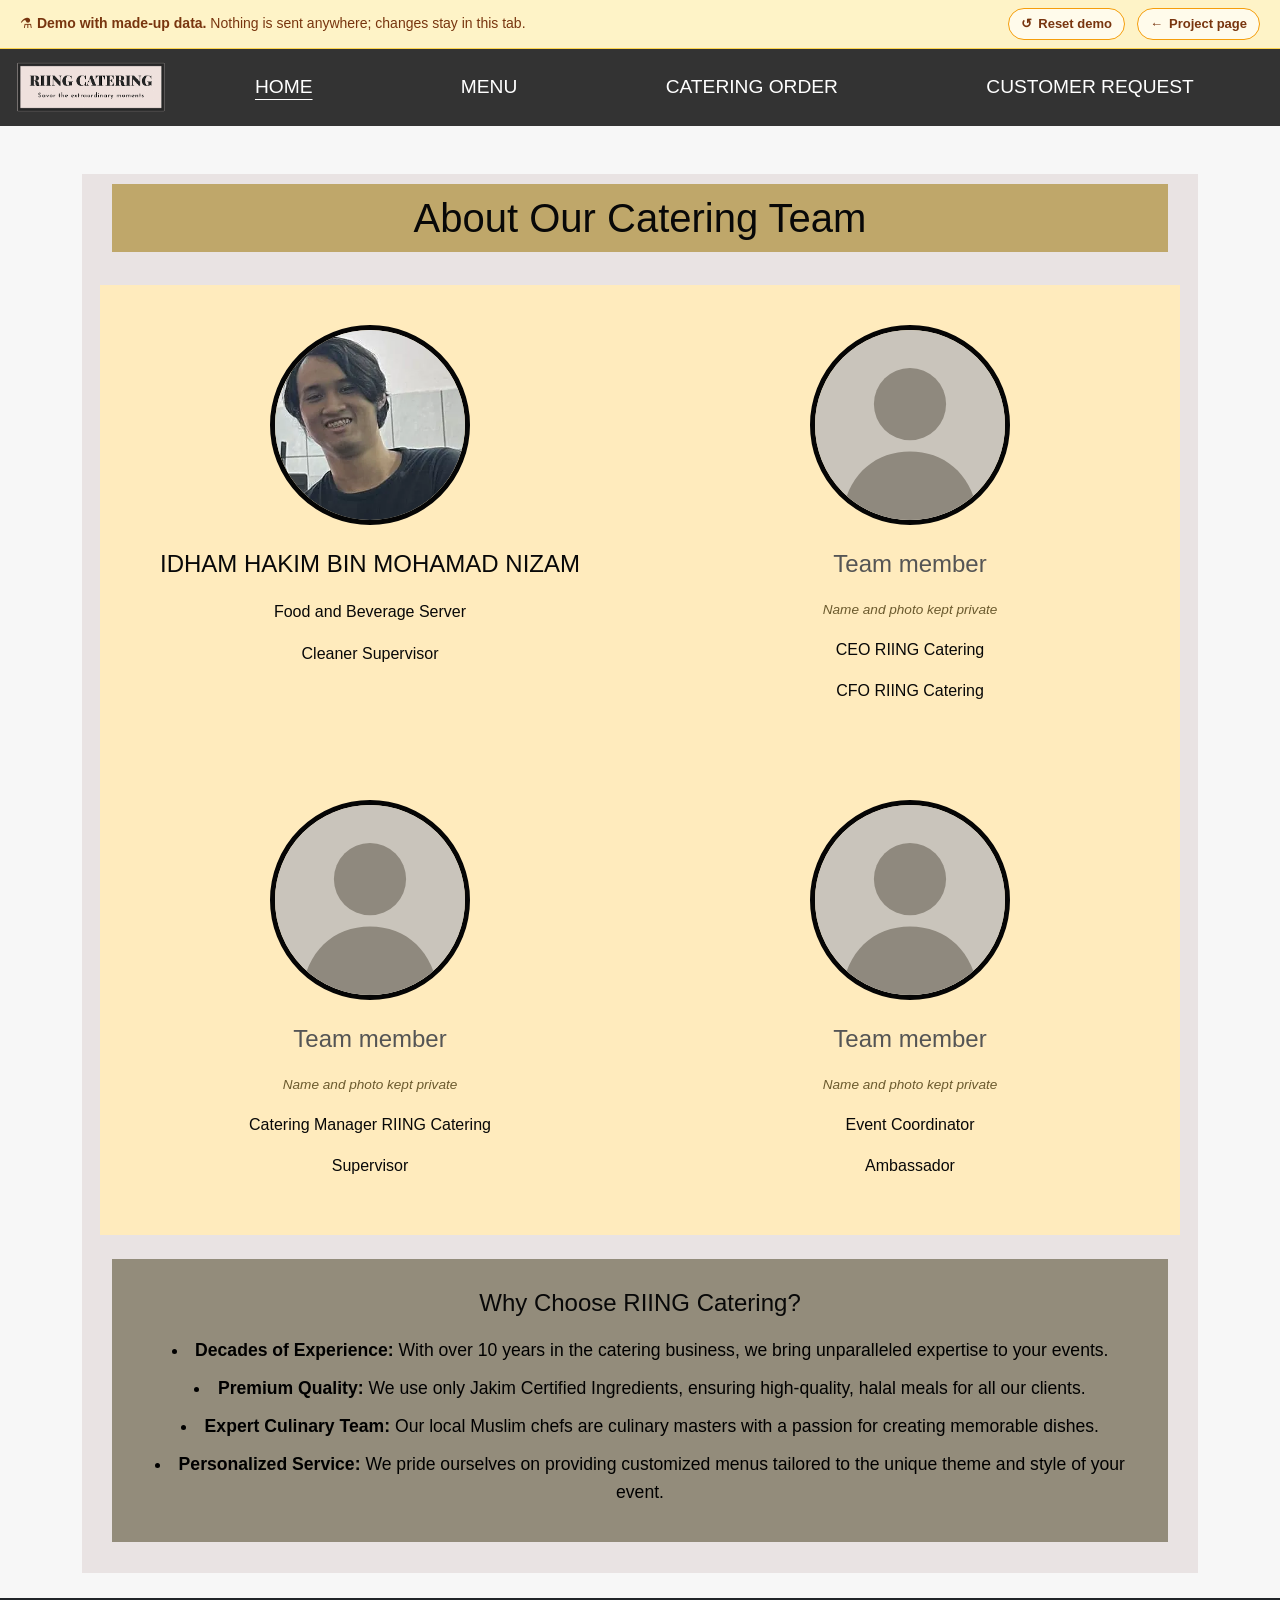
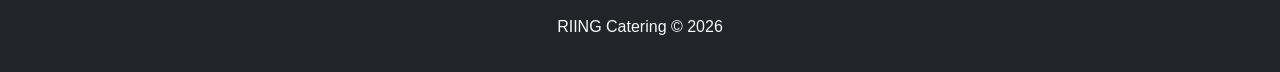
<file: riing/demo/index.html>
<!doctype html>
<html lang="en">
<head>
<meta charset="utf-8">
<meta name="viewport" content="width=device-width, initial-scale=1">
<title>Home - RIING CATERING</title>
<meta name="description" content="A working copy of the Riing Catering website in your browser: the team, the menu and a free-quote form that lands in the customer request list. Made-up data.">
<meta name="robots" content="noindex">
<link rel="icon" href="img/icon.png" type="image/png">
<link href="https://cdn.jsdelivr.net/npm/bootstrap@5.1.3/dist/css/bootstrap.min.css" rel="stylesheet" integrity="sha384-1BmE4kWBq78iYhFldvKuhfTAU6auU8tT94WrHftjDbrCEXSU1oBoqyl2QvZ6jIW3" crossorigin="anonymous">
<link rel="stylesheet" href="style.css">
</head>
<body>
<div class="demo-bar" role="region" aria-label="About this demo">
 <div class="in">
  <span class="msg"><span class="ico" aria-hidden="true">&#9879;</span> <b>Demo with made-up data.</b><span class="more"> Nothing is sent anywhere; changes stay in this tab.</span></span>
  <span class="sp"></span>
  <button type="button" data-act="reset" title="Put the made-up data back"><span aria-hidden="true">&#8634;</span> Reset demo</button>
  <a class="lnk" href="../"><span aria-hidden="true">&larr;</span> Project page</a>
 </div>
</div>

<nav class="navbar navbar-expand-lg navbar-custom navbar-dark">
 <a class="navbar-brand" href="#/">&nbsp;&nbsp;&nbsp;<img src="img/logo.png" alt="Riing Catering" class="navbar-logo"></a>
 <button class="navbar-toggler" type="button" id="navToggle" aria-controls="navbarNav" aria-expanded="false" aria-label="Toggle navigation">
  <span class="navbar-toggler-icon"></span>
 </button>
 <div class="collapse navbar-collapse" id="navbarNav">
  <ul class="navbar-nav">
   <li class="nav-item"><a class="nav-link" href="#/" data-nav="home">HOME</a></li>
   <li class="nav-item"><a class="nav-link" href="#/menu" data-nav="menu">MENU</a></li>
   <li class="nav-item"><a class="nav-link" href="#/order" data-nav="order">CATERING ORDER</a></li>
   <li class="nav-item"><a class="nav-link" href="#/requests" data-nav="requests">CUSTOMER REQUEST</a></li>
  </ul>
 </div>
</nav>

<main id="app"></main>

<div id="footer" class="bg-dark text-light text-center py-3">
 <p>RIING Catering &copy; <span id="yr">2026</span></p>
</div>

<dialog class="rc-modal" id="modal" aria-labelledby="mTitle"></dialog>
<div id="toast" role="status" aria-live="polite"></div>
<script src="app.js"></script>
</body>
</html>
</file>
<file: riing/demo/style.css>
﻿/* General Styles */
* {
    box-sizing: border-box;
    margin: 0;
    padding: 0;
}

body {
    font-family: 'Arial', sans-serif;
    background-color: #F7F7F7; /* Creamy background for body */
    color: #080808; /* Dark text for contrast */
    line-height: 1.6;
}


/* Header & Navigation */

.navbar-custom {
    background-color: #333333; /* Dark grey background for navbar */
}

.navbar-custom .navbar-brand .navbar-logo {
    height: 50px; /* Set the height for your logo */
    width: auto; /* Maintain the aspect ratio */
}

.navbar-custom .navbar-nav {
    width: 100%; /* Ensure the nav takes up the full width */
    justify-content: space-around; /* Distribute space around menu items */
}

.navbar-custom .nav-link {
    color: #fff; /* White text for navbar items */
    padding: 15px 30px; /* Increase padding to make links wider */
    font-size: 1.2em; /* Adjust font size as needed */
}

.navbar-custom .nav-link:hover,
.navbar-custom .nav-link:focus {
    background-color: #3a260f; /* Slightly darker grey background for hover/focus */
    color: #fff; /* White text for hover/focus */
}

/* Home */

.backhome {
	background-color:#e9e3e3;
	padding-left: 30px;
	padding-top: 10px;
	padding-bottom: 5px;
	padding-right: 30px;
}

.team-member {
    text-align: center;
    background-color: hsl(42, 100%, 87%);
    padding: 40px;
}

.team-member .team-photo {
    width: 200px; /* Define a specific width */
    height: 200px; /* Define a specific height */
    object-fit: cover; /* This will cover the area without stretching the image */
    border: 5px solid #050505; /* Maintain the border as is */
    margin-bottom: 15px; /* Space between the photo and the name */
    border-radius: 50%; /* To maintain the rounded circle shape */
    display: block; /* Change display to block */
    margin-left: auto; /* Center the image horizontally */
    margin-right: auto; /* Center the image horizontally */

}

.team-member h2 {
    margin-top: 15px; /* Space above the name */
    margin-bottom: 10px; /* Space between the name and the description */
}

.team-member p {
    margin-top: 10px; /* Space above the description if needed */
}

.why-us {
    text-align: center; /* Center text */
    padding: 20px; /* Add some padding */
    background-color: hsl(43, 10%, 53%); /* Optional: Set a different background color */
}

.why-us h3 {
    margin-bottom: 25px; /* Space below the heading */
    color: #f3e0e0; /* Dark text for the heading for better contrast */
}

.why-us ul {
    list-style: inside; /* Position the bullets inside */
    padding-left: 0; /* Align the text properly */
    padding-bottom: 0px;
    color: #000000;
}

.why-us li {
    margin-bottom: 10px; /* Space between list items */
    font-size: 1.1em; /* Slightly larger font size for readability */
    line-height: 1.6; /* Space between lines for better readability */
}

/* Menu */

.backmenu {
	background-color:#e9e3e3;
	padding-left: 10px;
	padding-top: 10px;
	padding-bottom: 10px;
	padding-right: 10px;
}

.card {
    background-color: #a8984d; /* Light grey background for cards */
    border: 1px solid #000000; /* Matching grey border */
    box-shadow: 0 4px 8px 0 rgba(0,0,0,0.1); /* Subtle shadow for depth */
}

.card h5 {
    color: #ffffff; /* White color for titles */
}


/*Title for all page*/
.container h1, .container h2, .container h3, .container h4 {
    text-align: center;
    padding-top: 10px;
    padding-bottom: 10px;
}

.container h1 {
    background-color: #BFA76A;
}

.container h2, h3{
    background-color: #0f8b8b;
}

/* Table Styles */
.backcust {
	background-color:#e9e3e3;
	padding-left: 10px;
	padding-top: 10px;
	padding-bottom: 10px;
	padding-right: 10px;
}

table.table {
    width: 100%;
    margin-top: 20px;
    background-color: #e4e4c1; /* Light grey background for tables */
    border-collapse: collapse; /* Collapse borders */
}

table.table th, table.table td {
    text-align: center;
    padding: 8px;
    border: 1px solid #000000; /* Matching grey borders for table cells */
}


/* Form Styles */
form {
	background-color:#e9e3e3;
	padding-left: 10px;
	padding-top: 10px;
	padding-bottom: 5px;
	padding-right: 10px;
}

.form-label {
    font-weight: bold;
    margin-bottom: 0.5rem;
}

.form-control, .form-select {
    border-radius: 0.25rem;
    background-color: #f5f5f5; /* Light grey background for inputs */
    border: 1px solid #7f8c8d; /* Matching grey border */
}

.backsubmit {
	background-color: rgb(0, 138, 69);
    width: 100%;
    padding-bottom: 10px;
    padding-top: 10px;
}

.center-error {
    text-align: center;
    margin: auto;
    background-color: red;
}

.center-thanks {
    text-align: center;
}


/* Footer */
#footer {
    background-color: #262626; /* Footer background to match header */
    color: #fff; /* White text for footer */
    text-align: center;
    padding: 10px 0;
}

/* Responsive Design */
@media (max-width: 768px) {
    .navbar-custom .navbar-nav .nav-link,
    .navbar-custom .navbar-toggler-icon {
        color: #fff; /* White color on mobile */
    }

    .navbar-custom .navbar-brand, 
    .navbar-custom .navbar-nav .nav-link {
        color: #fff; /* White color for brand and links on mobile */
    }

    .form-control, .form-select, .btn-block {
        width: 100%;
    }
}

/* ==========================================================================
   Demo additions (not in the real site). Everything above is the real styles.css.
   ========================================================================== */

/* Demo bar */
.demo-bar{background:#fef3c7;color:#78350f;font:14px/1.4 Arial,sans-serif;border-bottom:1px solid #fcd34d}
.demo-bar .in{max-width:1400px;margin:0 auto;padding:8px 20px;display:flex;flex-wrap:wrap;align-items:center;gap:8px 12px}
.demo-bar b{font-weight:700}
.demo-bar .sp{flex:1}
.demo-bar button,.demo-bar a.lnk{border:1px solid #f59e0b;background:#fffbeb;color:#78350f;border-radius:999px;padding:3px 12px;font-size:13px;font-weight:700;cursor:pointer;text-decoration:none;min-height:32px;display:inline-flex;align-items:center;gap:6px}
.demo-bar button:hover,.demo-bar a.lnk:hover{background:#fde68a}
.demo-bar button:focus-visible,.demo-bar a.lnk:focus-visible{outline:2px solid #78350f;outline-offset:2px}

/* Phone menu: the real site loads Bootstrap 4 JS with Bootstrap 5 CSS, so its menu button never opens. Here it does. */
.navbar-custom{padding-right:12px}
.navbar-custom .navbar-toggler{border-color:rgba(255,255,255,.35)}
.navbar-custom .navbar-toggler:focus{box-shadow:0 0 0 2px #BFA76A}
.navbar-custom .nav-link[aria-current=page]{text-decoration:underline;text-underline-offset:6px}
@media (max-width:991.98px){
 .navbar-custom .navbar-collapse{width:100%}
 .navbar-custom .nav-link{padding:12px 24px}
}

/* Team placeholders */
.team-member.ph h4{color:#555}
.team-member .ph-note{font-size:.85em;color:#6b5a2e;font-style:italic}

/* Demo-only helpers, marked with a dashed amber outline so they read as extras */
.demo-only{border:1px dashed #d97706;background:#fffbeb;color:#78350f;border-radius:6px;padding:8px 12px;font-size:.92em;display:flex;flex-wrap:wrap;gap:6px 12px;align-items:center}
.demo-only .tag{font-weight:700;text-transform:uppercase;font-size:.75em;letter-spacing:.06em;background:#f59e0b;color:#fff;border-radius:4px;padding:1px 6px}
.demo-only button,.demo-only a.dl{background:none;border:0;padding:0;color:#92400e;font-weight:700;text-decoration:underline;cursor:pointer}
.demo-only button:hover,.demo-only a.dl:hover{color:#78350f}

/* Order form */
.backsubmit{border:0;color:#fff;font-weight:700;font-size:1.1em;cursor:pointer}
.backsubmit:hover{filter:brightness(1.08)}
.center-error{color:#000;padding:0 16px}
.center-thanks{padding:0 16px}
.center-thanks .demo-only{justify-content:center;max-width:560px;margin:0 auto}
textarea.form-control{min-height:72px}

/* Customer requests */
.table-wrap{overflow-x:auto;-webkit-overflow-scrolling:touch}
.table-wrap table.table{min-width:640px}
table.table tbody tr{cursor:pointer}
table.table tbody tr:hover td,table.table tbody tr:focus td{background:#d8d8a6}
table.table tbody tr:focus{outline:2px solid #0f8b8b;outline-offset:-2px}
.new-tag{display:inline-block;margin-left:6px;background:rgb(0,138,69);color:#fff;font-size:.7em;font-weight:700;border-radius:4px;padding:1px 6px;vertical-align:middle;text-transform:uppercase;letter-spacing:.04em}

/* Row details dialog */
dialog.rc-modal{margin:auto;max-height:calc(100dvh - 32px);overflow:auto;border:2px solid #000;border-radius:0;padding:0;width:min(560px,calc(100vw - 32px));background:#e9e3e3;color:#080808}
dialog.rc-modal::backdrop{background:rgba(0,0,0,.55)}
dialog.rc-modal .mh{position:sticky;top:0;display:flex;justify-content:space-between;align-items:center;gap:12px;background:#BFA76A;padding:10px 16px}
dialog.rc-modal .mh .t{font-size:1.25rem;font-weight:700;margin:0}
dialog.rc-modal .x{border:1px solid #000;background:#fff;width:36px;height:36px;font-size:20px;line-height:1;cursor:pointer;flex:none}
dialog.rc-modal dl{display:grid;grid-template-columns:minmax(0,10em) minmax(0,1fr);gap:6px 14px;padding:16px;margin:0}
dialog.rc-modal dt{font-weight:700}
dialog.rc-modal dd{margin:0;overflow-wrap:anywhere}
@media (max-width:480px){dialog.rc-modal dl{grid-template-columns:minmax(0,8.5em) minmax(0,1fr);gap:6px 10px;font-size:15px}}
@media (max-width:340px){dialog.rc-modal dl{grid-template-columns:minmax(0,1fr)}dialog.rc-modal dd{margin-bottom:6px}}

#toast{position:fixed;left:50%;bottom:24px;transform:translate(-50%,16px);opacity:0;visibility:hidden;background:#262626;color:#fff;padding:10px 16px;border-radius:8px;z-index:300;transition:transform .25s,opacity .25s,visibility .25s;max-width:calc(100vw - 32px);font-size:15px}
#toast.on{transform:translate(-50%,0);opacity:1;visibility:visible}

/* Phone: 16px side gutters, compact demo bar */
@media (max-width:575.98px){
 .demo-bar .in{padding:8px 16px}
 .demo-bar .more{display:none}
 .container{padding-left:16px;padding-right:16px}
 .backhome{padding-left:16px;padding-right:16px}
 .team-member{padding:28px 16px}
 .team-member .team-photo{width:160px;height:160px}
}
@media (max-width:420px){
 .demo-bar .msg{flex:1 0 100%}
 .demo-bar .sp{display:none}
 .demo-bar button,.demo-bar a.lnk{min-height:36px}
}
@media (prefers-reduced-motion:reduce){#toast{transition:none}}
</file>
